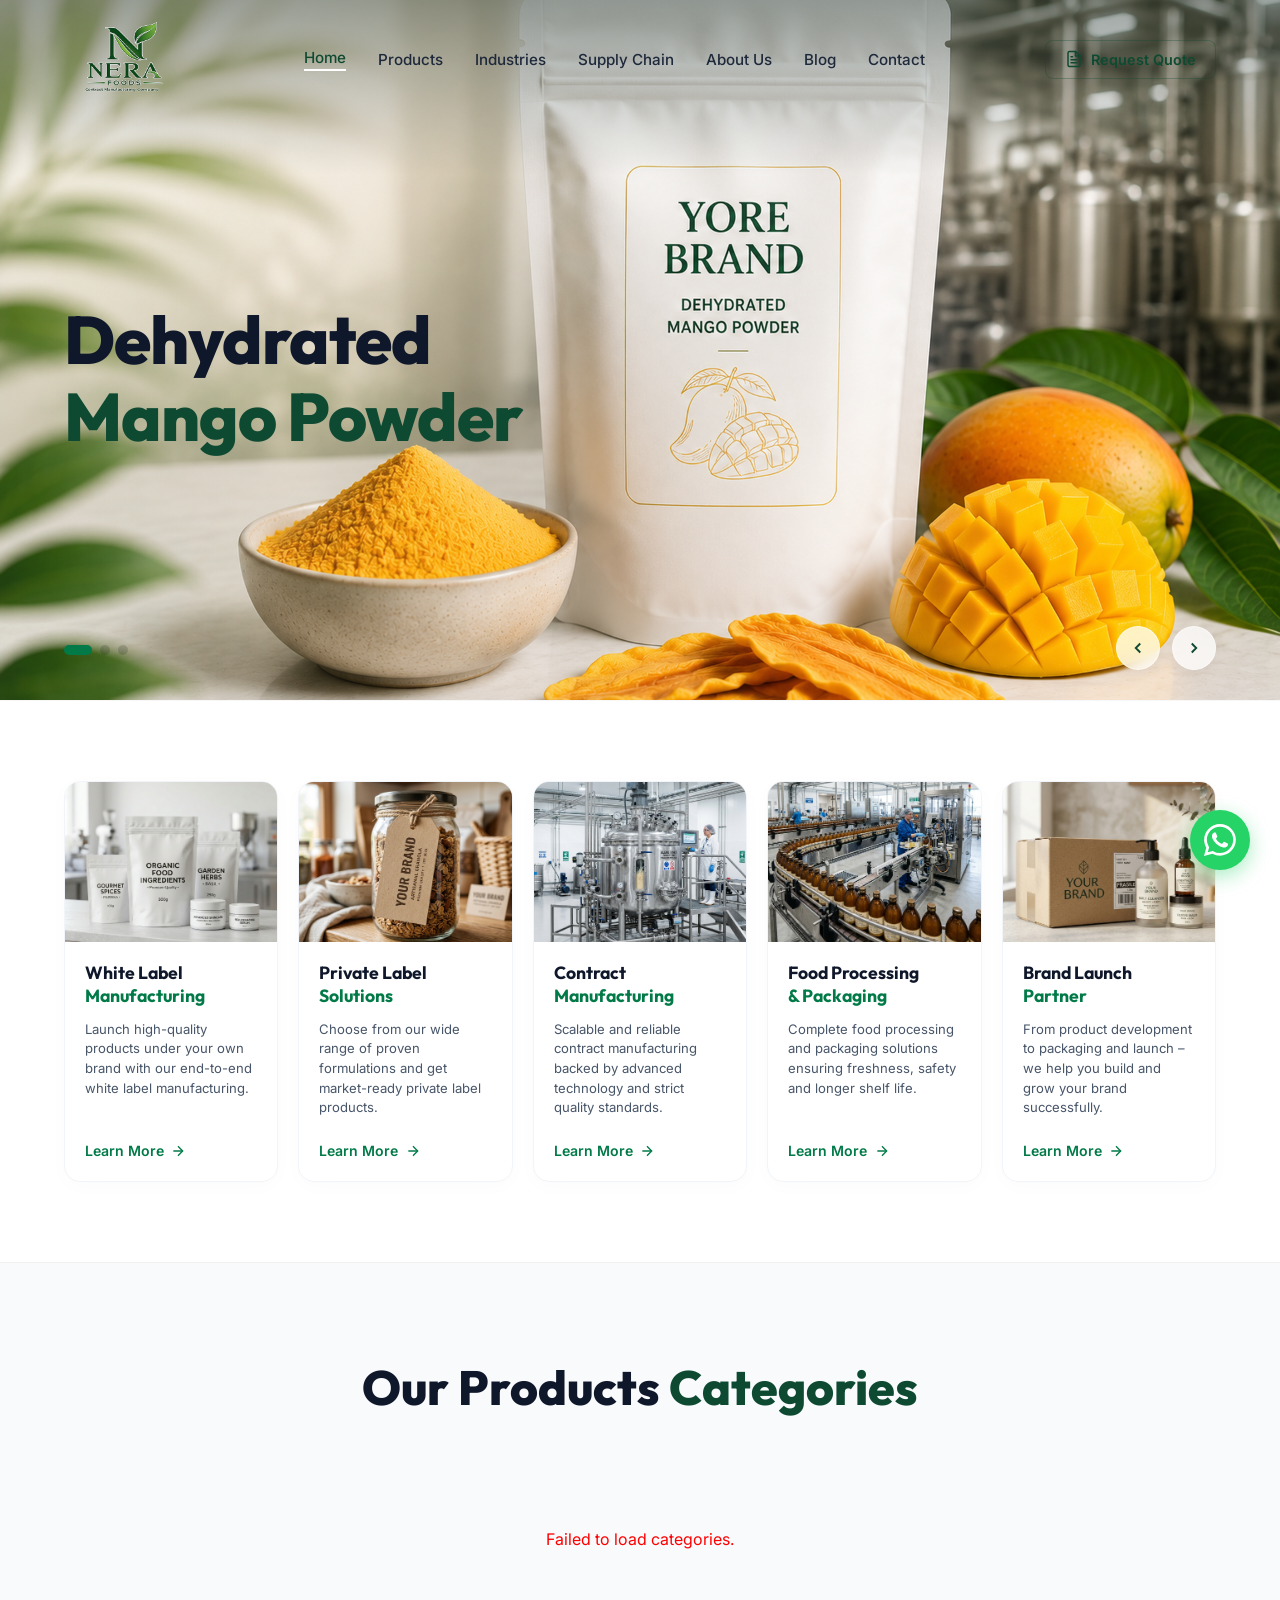
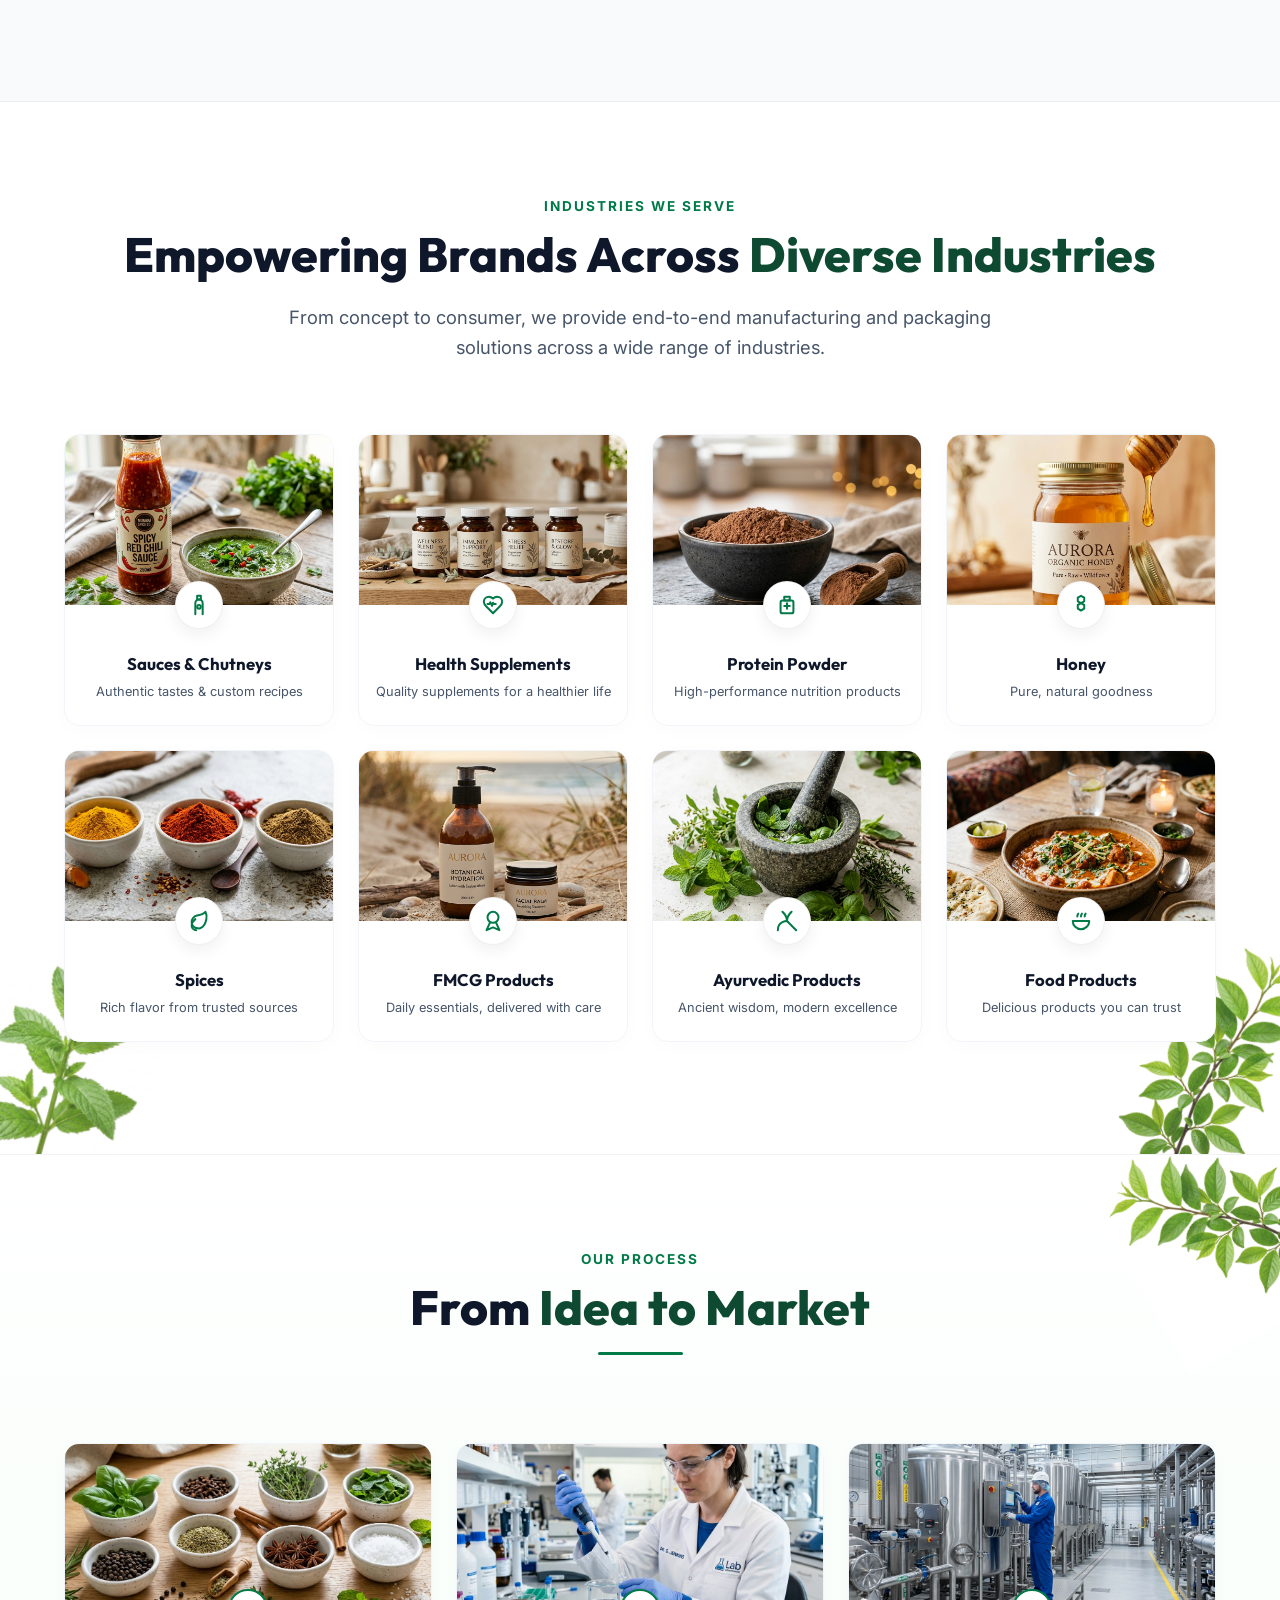
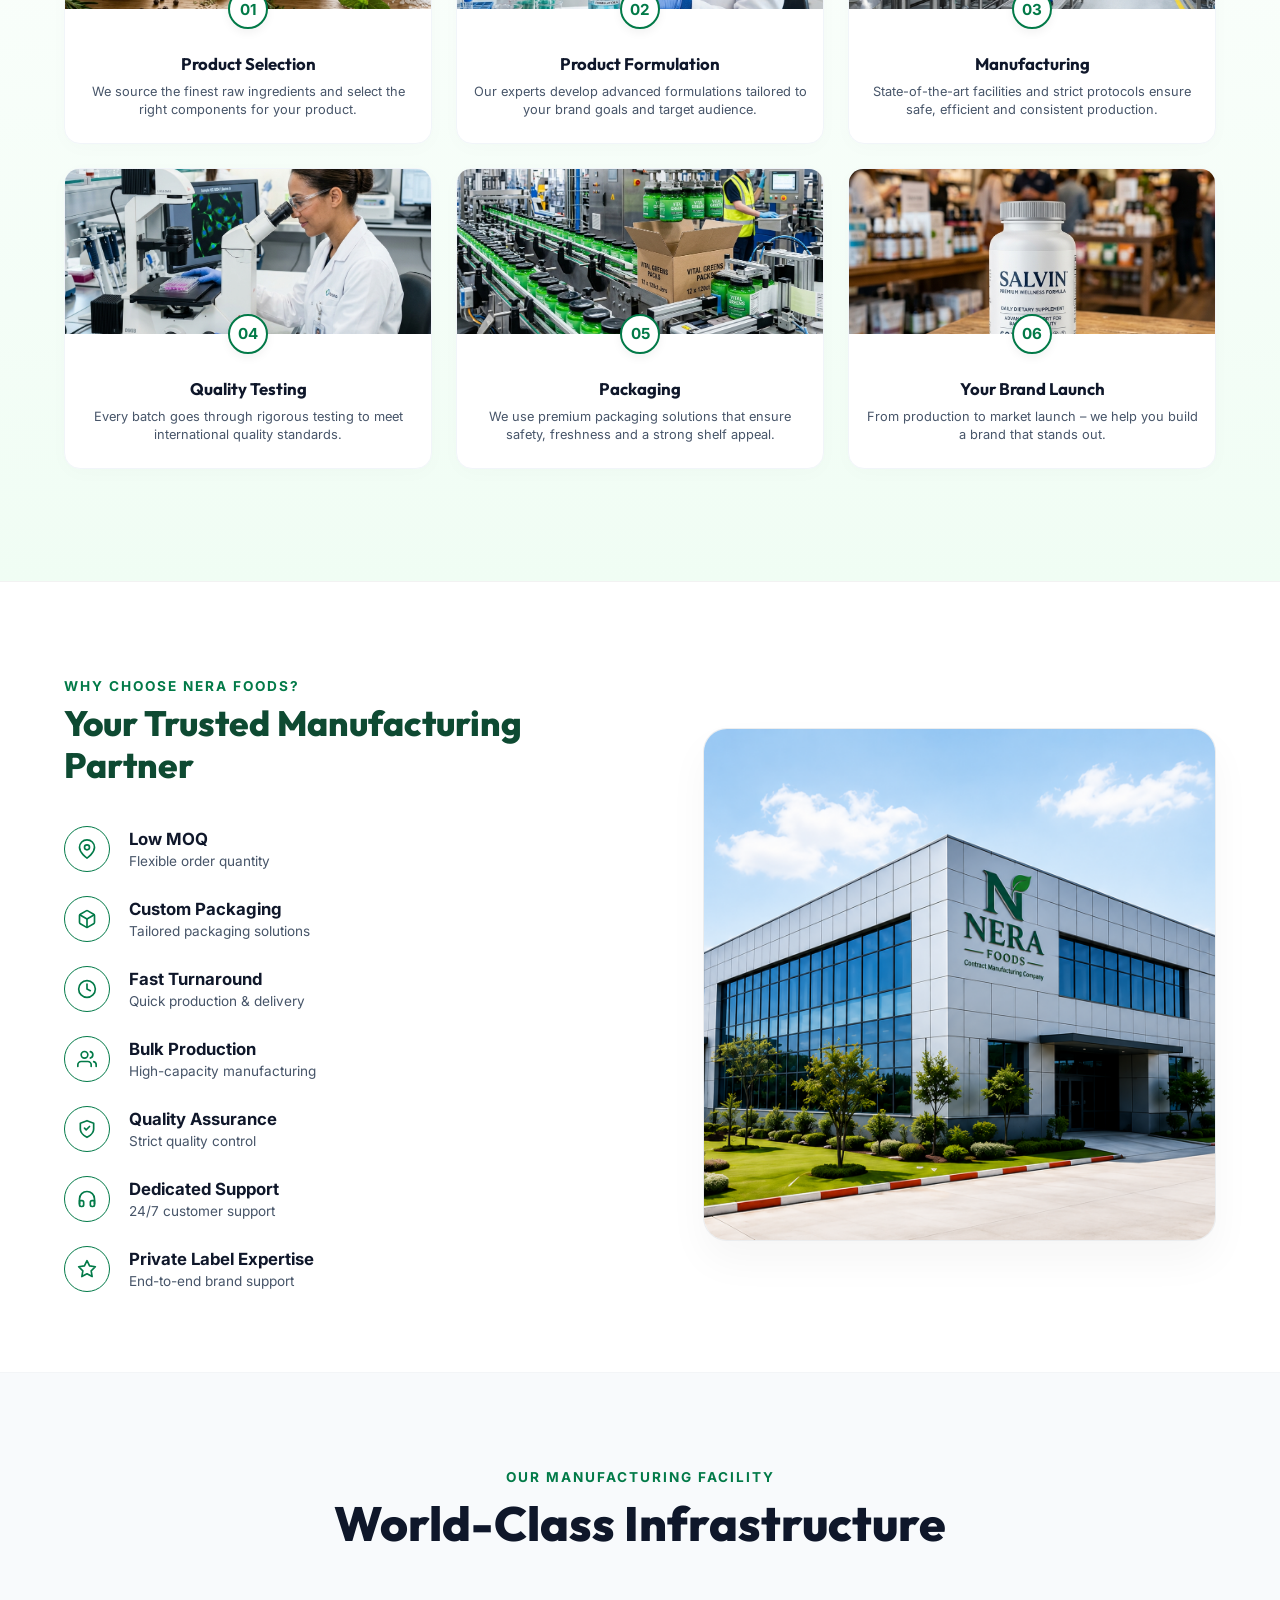
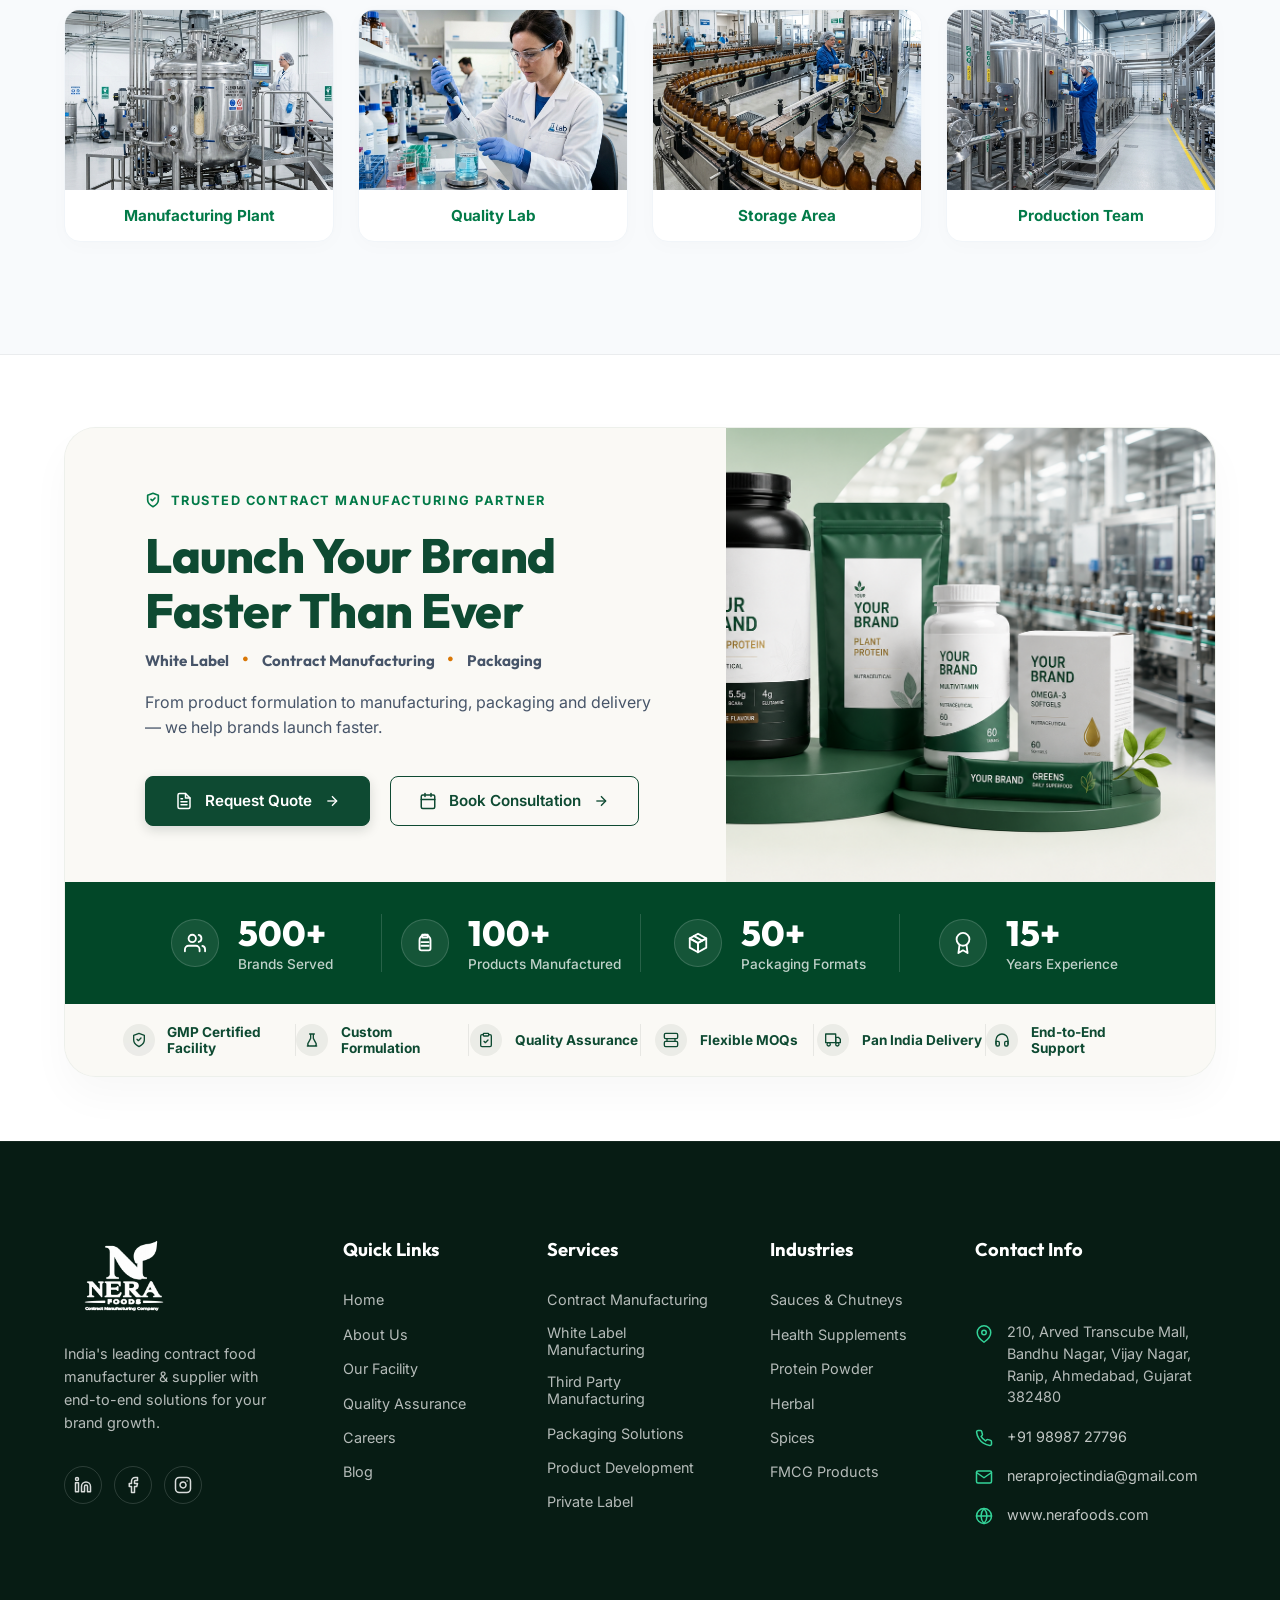
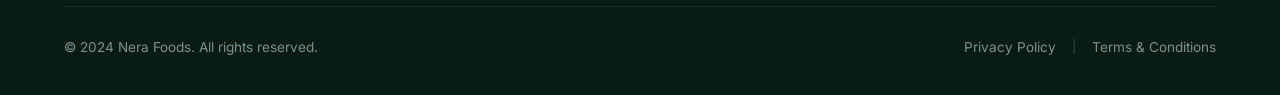
<file: index.html>
<!DOCTYPE html>
<html lang="en">

<head>
    <meta charset="UTF-8">
    <meta name="viewport" content="width=device-width, initial-scale=1.0">
    <title>Nera Foods | Food Contract Packaging & Private Label Manufacturing</title>
    <meta name="description"
        content="Nera Foods is India's leading contract food manufacturer and private label packaging partner. Get end-to-end solutions for spices, dry fruits, honey, and more.">
    <meta name="keywords" content="contract packaging, white label food, food manufacturing, dry fruits packaging, private label india, Nera Foods, food packaging services">
    <meta name="robots" content="index, follow">
    <link rel="canonical" href="https://www.nerafoods.com/">

    <!-- Open Graph / Facebook -->
    <meta property="og:type" content="website">
    <meta property="og:url" content="https://www.nerafoods.com/">
    <meta property="og:title" content="Nera Foods | Food Contract Packaging & Private Label Manufacturing">
    <meta property="og:description" content="Nera Foods is India's leading contract food manufacturer and private label packaging partner. Get end-to-end solutions for spices, dry fruits, honey, and more.">
    <meta property="og:image" content="https://www.nerafoods.com/Image/logo.png">

    <!-- Twitter Card -->
    <meta name="twitter:card" content="summary_large_image">
    <meta name="twitter:url" content="https://www.nerafoods.com/">
    <meta name="twitter:title" content="Nera Foods | Food Contract Packaging & Private Label Manufacturing">
    <meta name="twitter:description" content="Nera Foods is India's leading contract food manufacturer and private label packaging partner. Get end-to-end solutions for spices, dry fruits, honey, and more.">
    <meta name="twitter:image" content="https://www.nerafoods.com/Image/logo.png">

    <!-- Schema Markup (Structured Data) -->
    <script type="application/ld+json">
    {
      "@context": "https://schema.org",
      "@type": "FoodEstablishment",
      "name": "Nera Foods",
      "image": "https://www.nerafoods.com/Image/logo.png",
      "url": "https://www.nerafoods.com",
      "telephone": "+919898727796",
      "email": "neraprojectindia@gmail.com",
      "address": {
        "@type": "PostalAddress",
        "streetAddress": "210, Arved Transcube Mall, Bandhu Nagar, Vijay Nagar, Ranip",
        "addressLocality": "Ahmedabad",
        "addressRegion": "Gujarat",
        "postalCode": "382480",
        "addressCountry": "IN"
      },
      "sameAs": [
        "https://www.linkedin.com/company/salvinindustries/",
        "https://www.instagram.com/salvinindia?igsh=eTM0M2psZmMzNHhu"
      ]
    }
    </script>

    <link rel="stylesheet" href="style.css">
    <link rel="preconnect" href="https://fonts.googleapis.com">
    <link rel="preconnect" href="https://fonts.gstatic.com" crossorigin>
    <link
        href="https://fonts.googleapis.com/css2?family=Inter:wght@300;400;500;600;700&family=Outfit:wght@400;500;600;700;800&display=swap"
        rel="stylesheet">
</head>

<body class="header-light-page">
    <!-- Custom Cursor Glow -->
    <div class="cursor-glow"></div>

    <!-- Header Section -->
    <header class="header">
        <div class="logo">
            <img src="Image/logo.png" alt="Nera Foods Logo" class="logo-img">
        </div>

        <nav class="nav-menu">
            <a href="index.html" class="nav-item active">Home</a>
            <a href="products.html" class="nav-item">Products</a>
            <a href="industries.html" class="nav-item">Industries</a>
            <a href="supply-chain.html" class="nav-item">Supply Chain</a>
            <a href="about.html" class="nav-item">About Us</a>
            <a href="blog.html" class="nav-item">Blog</a>
            <a href="contact.html" class="nav-item">Contact</a>
        </nav>

        <div class="header-actions">
            <a href="https://wa.me/919898727796?text=Hi%20Nera%20Foods%2C%20I%20would%20like%20to%20request%20a%20quotation%20for%20food%20manufacturing%20and%20packaging%20services."
                class="btn btn-outline" target="_blank" rel="noopener noreferrer">
                <svg class="btn-icon" viewBox="0 0 24 24" fill="none" stroke="currentColor" stroke-width="2"
                    stroke-linecap="round" stroke-linejoin="round">
                    <path d="M14 2H6a2 2 0 0 0-2 2v16a2 2 0 0 0 2 2h12a2 2 0 0 0 2-2V8z" />
                    <polyline points="14 2 14 8 20 8" />
                    <line x1="16" y1="13" x2="8" y2="13" />
                    <line x1="16" y1="17" x2="8" y2="17" />
                    <polyline points="10 9 9 9 8 9" />
                </svg>
                Request Quote
            </a>
        </div>

        <!-- Hamburger Menu Toggle -->
        <div class="menu-toggle" id="mobile-menu">
            <span class="bar"></span>
            <span class="bar"></span>
            <span class="bar"></span>
        </div>
    </header>

    <!-- Main Hero Section (Slider Container) -->
    <main class="hero slider-container">
        <!-- Slide 1: Dehydrated Mango Powder -->
        <div class="hero-slide active" data-bg="Image/mango_powder_hero.png">
            <div class="hero-container">
                <!-- Left Content Column -->
                <div class="hero-content">
                    <h1 class="hero-title">
                        Dehydrated <br>
                        <span class="text-gradient">Mango Powder</span>
                    </h1>
                </div>

                <!-- Right Visual Spacer Column -->
                <div class="hero-visual"></div>
            </div>
        </div>

        <!-- Slide 2: Premium Honey -->
        <div class="hero-slide" data-bg="Image/honey_hero.png">
            <div class="hero-container">
                <!-- Left Content Column -->
                <div class="hero-content">
                    <h1 class="hero-title">
                        Premium <br>
                        <span class="text-gradient">Honey</span>
                    </h1>
                </div>

                <!-- Right Visual Spacer Column -->
                <div class="hero-visual"></div>
            </div>
        </div>

        <!-- Slide 3: Premium Protein Powder -->
        <div class="hero-slide" data-bg="Image/protine_powder.png">
            <div class="hero-container">
                <!-- Left Content Column -->
                <div class="hero-content">
                    <h1 class="hero-title">
                        Premium <br>
                        <span class="text-gradient">Protein Powder</span>
                    </h1>
                </div>

                <!-- Right Visual Spacer Column -->
                <div class="hero-visual"></div>
            </div>
        </div>

        <!-- Slider Navigation Controls -->
        <div class="slider-controls">
            <button class="slider-nav prev-slide" aria-label="Previous Slide">
                <svg viewBox="0 0 24 24" fill="none" stroke="currentColor" stroke-width="2.5">
                    <polyline points="15 18 9 12 15 6" />
                </svg>
            </button>
            <button class="slider-nav next-slide" aria-label="Next Slide">
                <svg viewBox="0 0 24 24" fill="none" stroke="currentColor" stroke-width="2.5">
                    <polyline points="9 18 15 12 9 6" />
                </svg>
            </button>
        </div>
        <div class="slider-indicators">
            <span class="slider-dot active" data-slide="0"></span>
            <span class="slider-dot" data-slide="1"></span>
            <span class="slider-dot" data-slide="2"></span>
        </div>
    </main>

    <!-- Services Section featuring 5-card layout with mockups (Visible on Desktop) -->
    <section class="services-section">
        <div class="services-grid-container">
            <!-- Card 1: White Label Manufacturing -->
            <div class="service-card-new">
                <div class="card-img-box">
                    <img src="Image/white_label_mockup.png" alt="White Label Manufacturing">
                </div>
                <div class="card-details">
                    <h3 class="card-details-title">White Label <span class="text-green">Manufacturing</span></h3>
                    <p class="card-details-desc">Launch high-quality products under your own brand with our end-to-end
                        white label manufacturing.</p>
                    <a href="https://wa.me/919898727796?text=Hi%20Nera%20Foods%2C%20I%20want%20to%20learn%20more%20about%20your%20White%20Label%20Manufacturing%20services."
                        class="card-details-link" target="_blank" rel="noopener noreferrer">Learn More <svg
                            class="arrow-icon" viewBox="0 0 24 24" fill="none" stroke="currentColor" stroke-width="2">
                            <line x1="5" y1="12" x2="19" y2="12" />
                            <polyline points="12 5 19 12 12 19" />
                        </svg></a>
                </div>
            </div>
            <!-- Card 2: Private Label Solutions -->
            <div class="service-card-new">
                <div class="card-img-box">
                    <img src="Image/private_label_mockup.png" alt="Private Label Solutions">
                </div>
                <div class="card-details">
                    <h3 class="card-details-title">Private Label <span class="text-green">Solutions</span></h3>
                    <p class="card-details-desc">Choose from our wide range of proven formulations and get market-ready
                        private label products.</p>
                    <a href="https://wa.me/919898727796?text=Hi%20Nera%20Foods%2C%20I%20want%20to%20learn%20more%20about%20your%20Private%20Label%20Solutions."
                        class="card-details-link" target="_blank" rel="noopener noreferrer">Learn More <svg
                            class="arrow-icon" viewBox="0 0 24 24" fill="none" stroke="currentColor" stroke-width="2">
                            <line x1="5" y1="12" x2="19" y2="12" />
                            <polyline points="12 5 19 12 12 19" />
                        </svg></a>
                </div>
            </div>
            <!-- Card 3: Contract Manufacturing -->
            <div class="service-card-new">
                <div class="card-img-box">
                    <img src="Image/contract_manufacturing_mockup.png" alt="Contract Manufacturing">
                </div>
                <div class="card-details">
                    <h3 class="card-details-title">Contract <span class="text-green">Manufacturing</span></h3>
                    <p class="card-details-desc">Scalable and reliable contract manufacturing backed by advanced
                        technology and strict quality standards.</p>
                    <a href="https://wa.me/919898727796?text=Hi%20Nera%20Foods%2C%20I%20want%20to%20learn%20more%20about%20your%20Contract%20Manufacturing%20services."
                        class="card-details-link" target="_blank" rel="noopener noreferrer">Learn More <svg
                            class="arrow-icon" viewBox="0 0 24 24" fill="none" stroke="currentColor" stroke-width="2">
                            <line x1="5" y1="12" x2="19" y2="12" />
                            <polyline points="12 5 19 12 12 19" />
                        </svg></a>
                </div>
            </div>
            <!-- Card 4: Food Processing & Packaging -->
            <div class="service-card-new">
                <div class="card-img-box">
                    <img src="Image/food_packaging_mockup.png" alt="Food Processing & Packaging">
                </div>
                <div class="card-details">
                    <h3 class="card-details-title">Food Processing <span class="text-green">& Packaging</span></h3>
                    <p class="card-details-desc">Complete food processing and packaging solutions ensuring freshness,
                        safety and longer shelf life.</p>
                    <a href="https://wa.me/919898727796?text=Hi%20Nera%20Foods%2C%20I%20want%20to%20learn%20more%20about%20your%20Food%20Processing%20%26%20Packaging%20services."
                        class="card-details-link" target="_blank" rel="noopener noreferrer">Learn More <svg
                            class="arrow-icon" viewBox="0 0 24 24" fill="none" stroke="currentColor" stroke-width="2">
                            <line x1="5" y1="12" x2="19" y2="12" />
                            <polyline points="12 5 19 12 12 19" />
                        </svg></a>
                </div>
            </div>
            <!-- Card 5: Brand Launch Partner -->
            <div class="service-card-new">
                <div class="card-img-box">
                    <img src="Image/brand_launch_mockup.png" alt="Brand Launch Partner">
                </div>
                <div class="card-details">
                    <h3 class="card-details-title">Brand Launch <span class="text-green">Partner</span></h3>
                    <p class="card-details-desc">From product development to packaging and launch – we help you build
                        and grow your brand successfully.</p>
                    <a href="https://wa.me/919898727796?text=Hi%20Nera%20Foods%2C%20I%20want%20to%20learn%20more%20about%20your%20Brand%20Launch%20Partner%20services."
                        class="card-details-link" target="_blank" rel="noopener noreferrer">Learn More <svg
                            class="arrow-icon" viewBox="0 0 24 24" fill="none" stroke="currentColor" stroke-width="2">
                            <line x1="5" y1="12" x2="19" y2="12" />
                            <polyline points="12 5 19 12 12 19" />
                        </svg></a>
                </div>
            </div>
        </div>
        <div class="carousel-dots"></div>
    </section>

    <!-- Categories Section -->
    <section class="categories-section">
        <div class="categories-container">
            <div class="categories-header">
                <h2 class="categories-title">Our Products <span class="text-green">Categories</span></h2>
            </div>
            
            <div class="categories-grid" id="homepage-categories-grid">
                <!-- Dynamically loaded from database -->
            </div>
        </div>
    </section>

    <!-- Industries We Serve Section -->
    <section class="industries-section">
        <!-- Decorative Leaves -->
        <div class="leaf-deco leaf-left">
            <img src="Image/leaf_left.png" alt="Decorative Leaf Left">
        </div>
        <div class="leaf-deco leaf-right">
            <img src="Image/leaf_right.png" alt="Decorative Leaf Right">
        </div>

        <div class="industries-container">
            <div class="industries-header">
                <span class="industries-tagline">INDUSTRIES WE SERVE</span>
                <h2 class="industries-title">Empowering Brands Across <span class="text-green">Diverse Industries</span>
                </h2>
                <p class="industries-subtitle">From concept to consumer, we provide end-to-end manufacturing and
                    packaging solutions across a wide range of industries.</p>
            </div>

            <div class="industries-grid">
                <!-- Card 1: Sauces & Chutneys -->
                <div class="industry-card">
                    <div class="industry-img-box">
                        <img src="Image/sauces_chutneys_industry.png" alt="Sauces & Chutneys">
                    </div>
                    <div class="industry-icon-badge">
                        <svg viewBox="0 0 24 24" fill="none" stroke="currentColor" stroke-width="2"
                            stroke-linecap="round" stroke-linejoin="round">
                            <path d="M8 22V10c0-2.2 1.8-4 4-4s4 1.8 4 4v12" />
                            <path d="M10 2h4v4h-4z" />
                            <circle cx="12" cy="14" r="2" />
                        </svg>
                    </div>
                    <div class="industry-details">
                        <h3 class="industry-title">Sauces & Chutneys</h3>
                        <p class="industry-desc">Authentic tastes & custom recipes</p>
                    </div>
                </div>

                <!-- Card 2: Health Supplements -->
                <div class="industry-card">
                    <div class="industry-img-box">
                        <img src="Image/health_supplements_industry.png" alt="Health Supplements">
                    </div>
                    <div class="industry-icon-badge">
                        <svg viewBox="0 0 24 24" fill="none" stroke="currentColor" stroke-width="2"
                            stroke-linecap="round" stroke-linejoin="round">
                            <path
                                d="M19 14c1.49-1.46 3-3.21 3-5.5A5.5 5.5 0 0 0 16.5 3c-1.76 0-3 .5-4.5 2-1.5-1.5-2.74-2-4.5-2A5.5 5.5 0 0 0 2 8.5c0 2.3 1.5 4.05 3 5.5l7 7Z" />
                            <path d="M6 11h2l1-2 2 4 1-3.5 1 1.5h2" />
                        </svg>
                    </div>
                    <div class="industry-details">
                        <h3 class="industry-title">Health Supplements</h3>
                        <p class="industry-desc">Quality supplements for a healthier life</p>
                    </div>
                </div>

                <!-- Card 3: Protein Powder -->
                <div class="industry-card">
                    <div class="industry-img-box">
                        <img src="Image/protein_powder_industry.png" alt="Protein Powder">
                    </div>
                    <div class="industry-icon-badge">
                        <svg viewBox="0 0 24 24" fill="none" stroke="currentColor" stroke-width="2"
                            stroke-linecap="round" stroke-linejoin="round">
                            <rect x="5" y="7" width="14" height="14" rx="2" ry="2" />
                            <path d="M9 3h6v4H9z" />
                            <path d="M9 13h6" />
                            <path d="M12 10v6" />
                        </svg>
                    </div>
                    <div class="industry-details">
                        <h3 class="industry-title">Protein Powder</h3>
                        <p class="industry-desc">High-performance nutrition products</p>
                    </div>
                </div>

                <!-- Card 4: Honey -->
                <div class="industry-card">
                    <div class="industry-img-box">
                        <img src="Image/honey_industry.png" alt="Honey">
                    </div>
                    <div class="industry-icon-badge">
                        <svg viewBox="0 0 24 24" fill="none" stroke="currentColor" stroke-width="2"
                            stroke-linecap="round" stroke-linejoin="round">
                            <path d="M12 2l3.5 2v4L12 10 8.5 8V4L12 2zM12 10l3.5 2v4l-3.5 2-3.5-2v-4l3.5-2z" />
                        </svg>
                    </div>
                    <div class="industry-details">
                        <h3 class="industry-title">Honey</h3>
                        <p class="industry-desc">Pure, natural goodness</p>
                    </div>
                </div>

                <!-- Card 5: Spices -->
                <div class="industry-card">
                    <div class="industry-img-box">
                        <img src="Image/spices_industry.png" alt="Spices">
                    </div>
                    <div class="industry-icon-badge">
                        <svg viewBox="0 0 24 24" fill="none" stroke="currentColor" stroke-width="2"
                            stroke-linecap="round" stroke-linejoin="round">
                            <path d="M11 20A7 7 0 0 1 9.8 6.1C15.5 5 17 4.48 19 2c1 2 2 3.5 1 8-2.5 11.5-9 10-9 10z" />
                            <path d="M9 22a5 5 0 0 1-5-5c0-4 4-7 4-7" />
                        </svg>
                    </div>
                    <div class="industry-details">
                        <h3 class="industry-title">Spices</h3>
                        <p class="industry-desc">Rich flavor from trusted sources</p>
                    </div>
                </div>

                <!-- Card 6: FMCG Products -->
                <div class="industry-card">
                    <div class="industry-img-box">
                        <img src="Image/fmcg_products_industry.png" alt="FMCG Products">
                    </div>
                    <div class="industry-icon-badge">
                        <svg viewBox="0 0 24 24" fill="none" stroke="currentColor" stroke-width="2"
                            stroke-linecap="round" stroke-linejoin="round">
                            <circle cx="12" cy="8" r="6" />
                            <path d="M15.47 14L19 22l-7-3-7 3 3.53-8" />
                        </svg>
                    </div>
                    <div class="industry-details">
                        <h3 class="industry-title">FMCG Products</h3>
                        <p class="industry-desc">Daily essentials, delivered with care</p>
                    </div>
                </div>

                <!-- Card 7: Ayurvedic Products -->
                <div class="industry-card">
                    <div class="industry-img-box">
                        <img src="Image/ayurvedic_products_industry.png" alt="Ayurvedic Products">
                    </div>
                    <div class="industry-icon-badge">
                        <svg viewBox="0 0 24 24" fill="none" stroke="currentColor" stroke-width="2"
                            stroke-linecap="round" stroke-linejoin="round">
                            <path d="M2 22C2 12 12 12 12 12S12 12 22 22" />
                            <path d="M12 12c0-5 5-10 5-10S12 6 12 12" />
                            <path d="M12 12c0-5-5-10-5-10S12 6 12 12" />
                        </svg>
                    </div>
                    <div class="industry-details">
                        <h3 class="industry-title">Ayurvedic Products</h3>
                        <p class="industry-desc">Ancient wisdom, modern excellence</p>
                    </div>
                </div>

                <!-- Card 8: Food Products -->
                <div class="industry-card">
                    <div class="industry-img-box">
                        <img src="Image/food_products_industry.png" alt="Food Products">
                    </div>
                    <div class="industry-icon-badge">
                        <svg viewBox="0 0 24 24" fill="none" stroke="currentColor" stroke-width="2"
                            stroke-linecap="round" stroke-linejoin="round">
                            <path d="M3 12h18M3 12a9 9 0 0 0 18 0M8 7c0-2 1-3 1-3M12 7c0-2 1-3 1-3M16 7c0-2 1-3 1-3" />
                        </svg>
                    </div>
                    <div class="industry-details">
                        <h3 class="industry-title">Food Products</h3>
                        <p class="industry-desc">Delicious products you can trust</p>
                    </div>
                </div>
            </div>
            <div class="carousel-dots"></div>
    </section>

    <!-- Process Section -->
    <section class="process-section">
        <!-- Decorative Leaf -->
        <div class="process-leaf">
            <img src="Image/leaf_right.png" alt="Decorative Leaf">
        </div>

        <div class="process-container">
            <div class="process-header">
                <span class="process-tagline">OUR PROCESS</span>
                <h2 class="process-title">From <span class="text-green">Idea to Market</span></h2>
                <div class="header-line"></div>
            </div>

            <div class="process-timeline-wrapper">
                <!-- SVG connecting curve -->
                <div class="timeline-line-container">
                    <svg class="timeline-svg" viewBox="0 0 1000 100" preserveAspectRatio="none">
                        <!-- Path connecting the step circles with arches -->
                        <path
                            d="M 0 50 Q 100 -10, 200 50 Q 300 -10, 400 50 Q 500 -10, 600 50 Q 700 -10, 800 50 Q 900 -10, 1000 50"
                            fill="none" stroke="#027a48" stroke-width="1.5" stroke-dasharray="5 5" />
                        <!-- Peaks green circles -->
                        <circle cx="100" cy="20" r="4" fill="#027a48" />
                        <circle cx="300" cy="20" r="4" fill="#027a48" />
                        <circle cx="500" cy="20" r="4" fill="#027a48" />
                        <circle cx="700" cy="20" r="4" fill="#027a48" />
                        <circle cx="900" cy="20" r="4" fill="#027a48" />
                    </svg>
                </div>

                <div class="process-grid">
                    <!-- Step 1: Product Selection -->
                    <div class="process-card">
                        <div class="process-img-box">
                            <img src="Image/process_step_1.png" alt="Product Selection">
                        </div>
                        <div class="process-badge-container">
                            <div class="process-number-badge">01</div>
                            <div class="process-icon-badge">
                                <svg viewBox="0 0 24 24" fill="none" stroke="currentColor" stroke-width="2"
                                    stroke-linecap="round" stroke-linejoin="round">
                                    <path d="M12 22V12m0 0c2-2 6-2 6-6S14 2 12 6c-2-4-6-2-6 2s4 4 6 6z" />
                                </svg>
                            </div>
                        </div>
                        <div class="process-details">
                            <h3 class="process-step-title">Product Selection</h3>
                            <p class="process-step-desc">We source the finest raw ingredients and select the right
                                components for your product.</p>
                        </div>
                    </div>

                    <!-- Step 2: Product Formulation -->
                    <div class="process-card">
                        <div class="process-img-box">
                            <img src="Image/process_step_2.png" alt="Product Formulation">
                        </div>
                        <div class="process-badge-container">
                            <div class="process-number-badge">02</div>
                            <div class="process-icon-badge">
                                <svg viewBox="0 0 24 24" fill="none" stroke="currentColor" stroke-width="2"
                                    stroke-linecap="round" stroke-linejoin="round">
                                    <path
                                        d="M5 21h14M8.5 3h7M10 3v6.5L6 17c-1 2 .5 4 2.5 4h7c2 0 3.5-2 2.5-4l-4-7.5V3H10z" />
                                </svg>
                            </div>
                        </div>
                        <div class="process-details">
                            <h3 class="process-step-title">Product Formulation</h3>
                            <p class="process-step-desc">Our experts develop advanced formulations tailored to your
                                brand goals and target audience.</p>
                        </div>
                    </div>

                    <!-- Step 3: Manufacturing -->
                    <div class="process-card">
                        <div class="process-img-box">
                            <img src="Image/process_step_3.png" alt="Manufacturing">
                        </div>
                        <div class="process-badge-container">
                            <div class="process-number-badge">03</div>
                            <div class="process-icon-badge">
                                <svg viewBox="0 0 24 24" fill="none" stroke="currentColor" stroke-width="2"
                                    stroke-linecap="round" stroke-linejoin="round">
                                    <circle cx="12" cy="12" r="3" />
                                    <path
                                        d="M19.4 15a1.65 1.65 0 0 0 .33 1.82l.06.06a2 2 0 1 1-2.83 2.83l-.06-.06a1.65 1.65 0 0 0-1.82-.33 1.65 1.65 0 0 0-1 1.51V21a2 2 0 0 1-4 0v-.09A1.65 1.65 0 0 0 9 19.4a1.65 1.65 0 0 0-1.82.33l-.06.06a2 2 0 1 1-2.83-2.83l.06-.06a1.65 1.65 0 0 0 .33-1.82 1.65 1.65 0 0 0-1.51-1H3a2 2 0 0 1 0-4h.09A1.65 1.65 0 0 0 4.6 9a1.65 1.65 0 0 0-.33-1.82l-.06-.06a2 2 0 1 1 2.83-2.83l.06.06a1.65 1.65 0 0 0 1.82.33H9a1.65 1.65 0 0 0 1-1.51V3a2 2 0 0 1 4 0v.09a1.65 1.65 0 0 0 1 1.51 1.65 1.65 0 0 0 1.82-.33l.06-.06a2 2 0 1 1 2.83 2.83l-.06.06a1.65 1.65 0 0 0-.33 1.82V9a1.65 1.65 0 0 0 1.51 1H21a2 2 0 0 1 0 4h-.09a1.65 1.65 0 0 0-1.51 1z" />
                                </svg>
                            </div>
                        </div>
                        <div class="process-details">
                            <h3 class="process-step-title">Manufacturing</h3>
                            <p class="process-step-desc">State-of-the-art facilities and strict protocols ensure safe,
                                efficient and consistent production.</p>
                        </div>
                    </div>

                    <!-- Step 4: Quality Testing -->
                    <div class="process-card">
                        <div class="process-img-box">
                            <img src="Image/process_step_4.png" alt="Quality Testing">
                        </div>
                        <div class="process-badge-container">
                            <div class="process-number-badge">04</div>
                            <div class="process-icon-badge">
                                <svg viewBox="0 0 24 24" fill="none" stroke="currentColor" stroke-width="2"
                                    stroke-linecap="round" stroke-linejoin="round">
                                    <path d="M12 22s8-4 8-10V5l-8-3-8 3v7c0 6 8 10 8 10z" />
                                    <path d="m9 11 2 2 4-4" />
                                </svg>
                            </div>
                        </div>
                        <div class="process-details">
                            <h3 class="process-step-title">Quality Testing</h3>
                            <p class="process-step-desc">Every batch goes through rigorous testing to meet international
                                quality standards.</p>
                        </div>
                    </div>

                    <!-- Step 5: Packaging -->
                    <div class="process-card">
                        <div class="process-img-box">
                            <img src="Image/process_step_5.png" alt="Packaging">
                        </div>
                        <div class="process-badge-container">
                            <div class="process-number-badge">05</div>
                            <div class="process-icon-badge">
                                <svg viewBox="0 0 24 24" fill="none" stroke="currentColor" stroke-width="2"
                                    stroke-linecap="round" stroke-linejoin="round">
                                    <path
                                        d="M21 16V8a2 2 0 0 0-1-1.73l-7-4a2 2 0 0 0-2 0l-7 4A2 2 0 0 0 3 8v8a2 2 0 0 0 1 1.73l7 4a2 2 0 0 0 2 0l7-4A2 2 0 0 0 21 16z" />
                                    <polyline points="3.27 6.96 12 12.01 20.73 6.96" />
                                    <line x1="12" y1="22.08" x2="12" y2="12" />
                                </svg>
                            </div>
                        </div>
                        <div class="process-details">
                            <h3 class="process-step-title">Packaging</h3>
                            <p class="process-step-desc">We use premium packaging solutions that ensure safety,
                                freshness and a strong shelf appeal.</p>
                        </div>
                    </div>

                    <!-- Step 6: Your Brand Launch -->
                    <div class="process-card">
                        <div class="process-img-box">
                            <img src="Image/process_step_6.png" alt="Your Brand Launch">
                        </div>
                        <div class="process-badge-container">
                            <div class="process-number-badge">06</div>
                            <div class="process-icon-badge">
                                <svg viewBox="0 0 24 24" fill="none" stroke="currentColor" stroke-width="2"
                                    stroke-linecap="round" stroke-linejoin="round">
                                    <path d="M22 2s-1 12-5 16-9 2-9 2 2-7 6-11 8-7 8-7zM8.5 14.5l-4-4M2 22l4-4" />
                                </svg>
                            </div>
                        </div>
                        <div class="process-details">
                            <h3 class="process-step-title">Your Brand Launch</h3>
                            <p class="process-step-desc">From production to market launch – we help you build a brand
                                that stands out.</p>
                        </div>
                    </div>
                </div>
            </div>
            <div class="carousel-dots"></div>
        </div>
    </section>

    <!-- Why Choose Section -->
    <section class="why-choose-section">
        <div class="why-choose-container">
            <!-- Left Column: Value Props -->
            <div class="why-choose-content">
                <span class="why-choose-tagline uppercase-tag">WHY CHOOSE NERA FOODS?</span>
                <h2 class="why-choose-title">Your Trusted Manufacturing Partner</h2>
                <div class="feature-list">
                    <!-- Item 1 -->
                    <div class="feature-item">
                        <div class="feature-icon-box">
                            <svg viewBox="0 0 24 24" fill="none" stroke="currentColor" stroke-width="2"
                                stroke-linecap="round" stroke-linejoin="round">
                                <path d="M21 10c0 7-9 13-9 13s-9-6-9-13a9 9 0 0 1 18 0z" />
                                <circle cx="12" cy="10" r="3" />
                            </svg>
                        </div>
                        <div class="feature-text">
                            <h4 class="feature-title">Low MOQ</h4>
                            <p class="feature-desc">Flexible order quantity</p>
                        </div>
                    </div>
                    <!-- Item 2 -->
                    <div class="feature-item">
                        <div class="feature-icon-box">
                            <svg viewBox="0 0 24 24" fill="none" stroke="currentColor" stroke-width="2"
                                stroke-linecap="round" stroke-linejoin="round">
                                <path
                                    d="M21 16V8a2 2 0 0 0-1-1.73l-7-4a2 2 0 0 0-2 0l-7 4A2 2 0 0 0 3 8v8a2 2 0 0 0 1 1.73l7 4a2 2 0 0 0 2 0l7-4A2 2 0 0 0 21 16z" />
                                <polyline points="3.27 6.96 12 12.01 20.73 6.96" />
                                <line x1="12" y1="22.08" x2="12" y2="12" />
                            </svg>
                        </div>
                        <div class="feature-text">
                            <h4 class="feature-title">Custom Packaging</h4>
                            <p class="feature-desc">Tailored packaging solutions</p>
                        </div>
                    </div>
                    <!-- Item 3 -->
                    <div class="feature-item">
                        <div class="feature-icon-box">
                            <svg viewBox="0 0 24 24" fill="none" stroke="currentColor" stroke-width="2"
                                stroke-linecap="round" stroke-linejoin="round">
                                <circle cx="12" cy="12" r="10" />
                                <polyline points="12 6 12 12 16 14" />
                            </svg>
                        </div>
                        <div class="feature-text">
                            <h4 class="feature-title">Fast Turnaround</h4>
                            <p class="feature-desc">Quick production & delivery</p>
                        </div>
                    </div>
                    <!-- Item 4 -->
                    <div class="feature-item">
                        <div class="feature-icon-box">
                            <svg viewBox="0 0 24 24" fill="none" stroke="currentColor" stroke-width="2"
                                stroke-linecap="round" stroke-linejoin="round">
                                <path d="M17 21v-2a4 4 0 0 0-4-4H5a4 4 0 0 0-4 4v2" />
                                <circle cx="9" cy="7" r="4" />
                                <path d="M23 21v-2a4 4 0 0 0-3-3.87M16 3.13a4 4 0 0 1 0 7.75" />
                            </svg>
                        </div>
                        <div class="feature-text">
                            <h4 class="feature-title">Bulk Production</h4>
                            <p class="feature-desc">High-capacity manufacturing</p>
                        </div>
                    </div>
                    <!-- Item 5 -->
                    <div class="feature-item">
                        <div class="feature-icon-box">
                            <svg viewBox="0 0 24 24" fill="none" stroke="currentColor" stroke-width="2"
                                stroke-linecap="round" stroke-linejoin="round">
                                <path d="M12 22s8-4 8-10V5l-8-3-8 3v7c0 6 8 10 8 10z" />
                                <path d="m9 11 2 2 4-4" />
                            </svg>
                        </div>
                        <div class="feature-text">
                            <h4 class="feature-title">Quality Assurance</h4>
                            <p class="feature-desc">Strict quality control</p>
                        </div>
                    </div>
                    <!-- Item 6 -->
                    <div class="feature-item">
                        <div class="feature-icon-box">
                            <svg viewBox="0 0 24 24" fill="none" stroke="currentColor" stroke-width="2"
                                stroke-linecap="round" stroke-linejoin="round">
                                <path d="M3 18v-6a9 9 0 0 1 18 0v6" />
                                <path
                                    d="M21 19a2 2 0 0 1-2 2h-1a2 2 0 0 1-2-2v-3a2 2 0 0 1 2-2h3zM3 19a2 2 0 0 0 2 2h1a2 2 0 0 0 2-2v-3a2 2 0 0 0-2-2H3z" />
                            </svg>
                        </div>
                        <div class="feature-text">
                            <h4 class="feature-title">Dedicated Support</h4>
                            <p class="feature-desc">24/7 customer support</p>
                        </div>
                    </div>
                    <!-- Item 7 -->
                    <div class="feature-item">
                        <div class="feature-icon-box">
                            <svg viewBox="0 0 24 24" fill="none" stroke="currentColor" stroke-width="2"
                                stroke-linecap="round" stroke-linejoin="round">
                                <polygon
                                    points="12 2 15.09 8.26 22 9.27 17 14.14 18.18 21.02 12 17.77 5.82 21.02 7 14.14 2 9.27 8.91 8.26 12 2" />
                            </svg>
                        </div>
                        <div class="feature-text">
                            <h4 class="feature-title">Private Label Expertise</h4>
                            <p class="feature-desc">End-to-end brand support</p>
                        </div>
                    </div>
                </div>
            </div>

            <!-- Right Column: Image -->
            <div class="why-choose-image-box">
                <img src="Image/salvin_factory.png" alt="Nera Foods Factory Infrastructure" class="why-choose-img">
            </div>
        </div>
    </section>

    <!-- Manufacturing Facility Section -->
    <section class="facility-section">
        <div class="facility-container">
            <div class="facility-header">
                <span class="facility-tagline uppercase-tag">OUR MANUFACTURING FACILITY</span>
                <h2 class="facility-main-title">World-Class Infrastructure</h2>
            </div>

            <div class="facility-grid">
                <!-- Card 1 -->
                <div class="facility-card">
                    <div class="facility-img-wrapper">
                        <img src="Image/facility_plant.png" alt="Manufacturing Plant">
                    </div>
                    <div class="facility-label">Manufacturing Plant</div>
                </div>
                <!-- Card 2 -->
                <div class="facility-card">
                    <div class="facility-img-wrapper">
                        <img src="Image/facility_lab.png" alt="Quality Lab">
                    </div>
                    <div class="facility-label">Quality Lab</div>
                </div>
                <!-- Card 3 -->
                <div class="facility-card">
                    <div class="facility-img-wrapper">
                        <img src="Image/facility_storage.png" alt="Storage Area">
                    </div>
                    <div class="facility-label">Storage Area</div>
                </div>
                <!-- Card 4 -->
                <div class="facility-card">
                    <div class="facility-img-wrapper">
                        <img src="Image/facility_team.png" alt="Production Team">
                    </div>
                    <div class="facility-label">Production Team</div>
                </div>
            </div>
        </div>
    </section>
    <!-- Call to Action Section -->
    <section class="cta-section">
        <div class="cta-container">
            <div class="cta-card">
                <!-- Layer 1: Main Grid -->
                <div class="cta-main-grid">
                    <!-- Left Column: Content -->
                    <div class="cta-content">
                        <div class="cta-tagline">
                            <svg class="cta-tagline-icon" viewBox="0 0 24 24" fill="none" stroke="currentColor"
                                stroke-width="2.5" stroke-linecap="round" stroke-linejoin="round">
                                <path d="M12 22s8-4 8-10V5l-8-3-8 3v7c0 6 8 10 8 10z" />
                                <path d="m9 11 2 2 4-4" />
                            </svg>
                            <span>TRUSTED CONTRACT MANUFACTURING PARTNER</span>
                        </div>

                        <h2 class="cta-title">Launch Your Brand <br><span class="text-green">Faster Than Ever</span>
                        </h2>

                        <div class="cta-subtagline">
                            <span>White Label</span>
                            <span class="bullet">&bull;</span>
                            <span>Contract Manufacturing</span>
                            <span class="bullet">&bull;</span>
                            <span>Packaging</span>
                        </div>

                        <p class="cta-subtitle">From product formulation to manufacturing, packaging and delivery — we
                            help brands launch faster.</p>

                        <div class="cta-buttons">
                            <a href="https://wa.me/919898727796?text=Hi%20Nera%20Foods%2C%20I%20would%20like%20to%20request%20a%20quotation%20for%20food%20manufacturing%20and%20packaging%20services."
                                class="btn-cta-green" target="_blank" rel="noopener noreferrer">
                                <svg class="btn-icon" viewBox="0 0 24 24" fill="none" stroke="currentColor"
                                    stroke-width="2" stroke-linecap="round" stroke-linejoin="round">
                                    <path d="M14 2H6a2 2 0 0 0-2 2v16a2 2 0 0 0 2 2h12a2 2 0 0 0 2-2V8z"></path>
                                    <polyline points="14 2 14 8 20 8"></polyline>
                                    <line x1="16" y1="13" x2="8" y2="13"></line>
                                    <line x1="16" y1="17" x2="8" y2="17"></line>
                                    <polyline points="10 9 9 9 8 9"></polyline>
                                </svg>
                                <span>Request Quote</span>
                                <svg class="btn-arrow" viewBox="0 0 24 24" fill="none" stroke="currentColor"
                                    stroke-width="2">
                                    <line x1="5" y1="12" x2="19" y2="12"></line>
                                    <polyline points="12 5 19 12 12 19"></polyline>
                                </svg>
                            </a>
                            <a href="https://wa.me/919898727796?text=Hi%20Nera%20Foods%2C%20I%20would%20like%20to%20book%20a%20consultation%20to%20discuss%20my%20food%20brand."
                                class="btn-cta-outline" target="_blank" rel="noopener noreferrer">
                                <svg class="btn-icon" viewBox="0 0 24 24" fill="none" stroke="currentColor"
                                    stroke-width="2" stroke-linecap="round" stroke-linejoin="round">
                                    <rect x="3" y="4" width="18" height="18" rx="2" ry="2"></rect>
                                    <line x1="16" y1="2" x2="16" y2="6"></line>
                                    <line x1="8" y1="2" x2="8" y2="6"></line>
                                    <line x1="3" y1="10" x2="21" y2="10"></line>
                                </svg>
                                <span>Book Consultation</span>
                                <svg class="btn-arrow" viewBox="0 0 24 24" fill="none" stroke="currentColor"
                                    stroke-width="2">
                                    <line x1="5" y1="12" x2="19" y2="12"></line>
                                    <polyline points="12 5 19 12 12 19"></polyline>
                                </svg>
                            </a>
                        </div>
                    </div>

                    <!-- Right Column: Image -->
                    <div class="cta-image-column">
                        <div class="cta-image-wrapper">
                            <img src="Image/cta_image.png" alt="Supplement Packaging Mockups" class="cta-mockup-img">
                        </div>
                    </div>
                </div>

                <!-- Layer 2: Stats Bar -->
                <div class="cta-stats-bar">
                    <div class="cta-stat-item">
                        <div class="cta-stat-icon-wrapper">
                            <svg viewBox="0 0 24 24" fill="none" stroke="currentColor" stroke-width="2"
                                stroke-linecap="round" stroke-linejoin="round">
                                <path d="M17 21v-2a4 4 0 0 0-4-4H5a4 4 0 0 0-4 4v2"></path>
                                <circle cx="9" cy="7" r="4"></circle>
                                <path d="M23 21v-2a4 4 0 0 0-3-3.87"></path>
                                <path d="M16 3.13a4 4 0 0 1 0 7.75"></path>
                            </svg>
                        </div>
                        <div class="cta-stat-info">
                            <div class="cta-stat-num">500+</div>
                            <div class="cta-stat-label">Brands Served</div>
                        </div>
                    </div>
                    <div class="cta-stat-item">
                        <div class="cta-stat-icon-wrapper">
                            <svg viewBox="0 0 24 24" fill="none" stroke="currentColor" stroke-width="2"
                                stroke-linecap="round" stroke-linejoin="round">
                                <path d="M6 18V9a6 6 0 0 1 12 0v9a2 2 0 0 1-2 2H8a2 2 0 0 1-2-2z"></path>
                                <path d="M9 3h6v3H9z"></path>
                                <path d="M8 11h8"></path>
                                <path d="M8 15h8"></path>
                            </svg>
                        </div>
                        <div class="cta-stat-info">
                            <div class="cta-stat-num">100+</div>
                            <div class="cta-stat-label">Products Manufactured</div>
                        </div>
                    </div>
                    <div class="cta-stat-item">
                        <div class="cta-stat-icon-wrapper">
                            <svg viewBox="0 0 24 24" fill="none" stroke="currentColor" stroke-width="2"
                                stroke-linecap="round" stroke-linejoin="round">
                                <polyline points="16.5 9.4 7.5 4.21 16.5 9.4"></polyline>
                                <polygon points="12 22.08 12 12 21 6.92 21 17.08 12 22.08"></polygon>
                                <polygon points="12 22.08 3 17.08 3 6.92 12 12 12 22.08"></polygon>
                                <polygon points="12 12 3 6.92 12 1.84 21 6.92 12 12"></polygon>
                            </svg>
                        </div>
                        <div class="cta-stat-info">
                            <div class="cta-stat-num">50+</div>
                            <div class="cta-stat-label">Packaging Formats</div>
                        </div>
                    </div>
                    <div class="cta-stat-item">
                        <div class="cta-stat-icon-wrapper">
                            <svg viewBox="0 0 24 24" fill="none" stroke="currentColor" stroke-width="2"
                                stroke-linecap="round" stroke-linejoin="round">
                                <circle cx="12" cy="8" r="7"></circle>
                                <polyline points="8.21 13.89 7 23 12 20 17 23 15.79 13.88"></polyline>
                            </svg>
                        </div>
                        <div class="cta-stat-info">
                            <div class="cta-stat-num">15+</div>
                            <div class="cta-stat-label">Years Experience</div>
                        </div>
                    </div>
                </div>

                <!-- Layer 3: Certifications Bar -->
                <div class="cta-certs-bar">
                    <div class="cta-cert-item">
                        <div class="cta-cert-icon-wrapper">
                            <svg class="cta-cert-icon" viewBox="0 0 24 24" fill="none" stroke="currentColor"
                                stroke-width="2" stroke-linecap="round" stroke-linejoin="round">
                                <path d="M12 22s8-4 8-10V5l-8-3-8 3v7c0 6 8 10 8 10z"></path>
                                <path d="m9 11 2 2 4-4"></path>
                            </svg>
                        </div>
                        <span>GMP Certified Facility</span>
                    </div>
                    <div class="cta-cert-item">
                        <div class="cta-cert-icon-wrapper">
                            <svg class="cta-cert-icon" viewBox="0 0 24 24" fill="none" stroke="currentColor"
                                stroke-width="2" stroke-linecap="round" stroke-linejoin="round">
                                <path d="M5 21h14M8.5 3h7M10 3v6.5L6 17c-1 2 .5 4 2.5 4h7c2 0 3.5-2 2.5-4l-4-7.5V3H10z">
                                </path>
                            </svg>
                        </div>
                        <span>Custom Formulation</span>
                    </div>
                    <div class="cta-cert-item">
                        <div class="cta-cert-icon-wrapper">
                            <svg class="cta-cert-icon" viewBox="0 0 24 24" fill="none" stroke="currentColor"
                                stroke-width="2" stroke-linecap="round" stroke-linejoin="round">
                                <path d="M16 4h2a2 2 0 0 1 2 2v14a2 2 0 0 1-2 2H6a2 2 0 0 1-2-2V6a2 2 0 0 1 2-2h2">
                                </path>
                                <rect x="8" y="2" width="8" height="4" rx="1" ry="1"></rect>
                                <path d="m9 14 2 2 4-4"></path>
                            </svg>
                        </div>
                        <span>Quality Assurance</span>
                    </div>
                    <div class="cta-cert-item">
                        <div class="cta-cert-icon-wrapper">
                            <svg class="cta-cert-icon" viewBox="0 0 24 24" fill="none" stroke="currentColor"
                                stroke-width="2" stroke-linecap="round" stroke-linejoin="round">
                                <rect x="2" y="2" width="20" height="8" rx="2" ry="2"></rect>
                                <rect x="2" y="14" width="20" height="8" rx="2" ry="2"></rect>
                                <line x1="6" y1="10" x2="6" y2="14"></line>
                                <line x1="18" y1="10" x2="18" y2="14"></line>
                            </svg>
                        </div>
                        <span>Flexible MOQs</span>
                    </div>
                    <div class="cta-cert-item">
                        <div class="cta-cert-icon-wrapper">
                            <svg class="cta-cert-icon" viewBox="0 0 24 24" fill="none" stroke="currentColor"
                                stroke-width="2" stroke-linecap="round" stroke-linejoin="round">
                                <rect x="1" y="3" width="15" height="13"></rect>
                                <polygon points="16 8 20 8 23 11 23 16 16 16 16 8"></polygon>
                                <circle cx="5.5" cy="18.5" r="2.5"></circle>
                                <circle cx="18.5" cy="18.5" r="2.5"></circle>
                            </svg>
                        </div>
                        <span>Pan India Delivery</span>
                    </div>
                    <div class="cta-cert-item">
                        <div class="cta-cert-icon-wrapper">
                            <svg class="cta-cert-icon" viewBox="0 0 24 24" fill="none" stroke="currentColor"
                                stroke-width="2" stroke-linecap="round" stroke-linejoin="round">
                                <path d="M3 18v-6a9 9 0 0 1 18 0v6"></path>
                                <path
                                    d="M21 19a2 2 0 0 1-2 2h-1a2 2 0 0 1-2-2v-3a2 2 0 0 1 2-2h3zM3 19a2 2 0 0 0 2 2h1a2 2 0 0 0 2-2v-3a2 2 0 0 0-2-2H3z">
                                </path>
                            </svg>
                        </div>
                        <span>End-to-End Support</span>
                    </div>
                </div>
            </div>
        </div>
    </section>


    <!-- Footer Section -->
    <footer class="footer-section">
        <div class="footer-container">
            <div class="footer-grid">
                <!-- Column 1: Brand Info -->
                <div class="footer-column brand-info-col">
                    <div class="footer-logo">
                        <img src="Image/logo.png" alt="Nera Foods Logo" class="footer-logo-img">
                    </div>
                    <p class="brand-description">India's leading contract food manufacturer & supplier with end-to-end
                        solutions for your brand growth.</p>
                    <div class="social-links">
                        <a href="https://www.linkedin.com/company/salvinindustries/" class="social-link"
                            aria-label="LinkedIn" target="_blank" rel="noopener noreferrer">
                            <svg viewBox="0 0 24 24" fill="none" stroke="currentColor" stroke-width="2"
                                stroke-linecap="round" stroke-linejoin="round">
                                <path
                                    d="M16 8a6 6 0 0 1 6 6v7h-4v-7a2 2 0 0 0-2-2 2 2 0 0 0-2 2v7h-4v-7a6 6 0 0 1 6-6z" />
                                <rect x="2" y="9" width="4" height="12" />
                                <circle cx="4" cy="4" r="2" />
                            </svg>
                        </a>
                        <a href="https://www.facebook.com/share/1EDoTc8i7M/" class="social-link" aria-label="Facebook"
                            target="_blank" rel="noopener noreferrer">
                            <svg viewBox="0 0 24 24" fill="none" stroke="currentColor" stroke-width="2"
                                stroke-linecap="round" stroke-linejoin="round">
                                <path d="M18 2h-3a5 5 0 0 0-5 5v3H7v4h3v8h4v-8h3l1-4h-4V7a1 1 0 0 1 1-1h3z"></path>
                            </svg>
                        </a>
                        <a href="https://www.instagram.com/salvinindia?igsh=eTM0M2psZmMzNHhu" class="social-link"
                            aria-label="Instagram" target="_blank" rel="noopener noreferrer">
                            <svg viewBox="0 0 24 24" fill="none" stroke="currentColor" stroke-width="2"
                                stroke-linecap="round" stroke-linejoin="round">
                                <rect x="2" y="2" width="20" height="20" rx="5" ry="5" />
                                <path d="M16 11.37A4 4 0 1 1 12.63 8 4 4 0 0 1 16 11.37z" />
                                <line x1="17.5" y1="6.5" x2="17.51" y2="6.5" />
                            </svg>
                        </a>
                    </div>
                </div>

                <!-- Column 2: Quick Links -->
                <div class="footer-column">
                    <h3 class="footer-heading">Quick Links</h3>
                    <ul class="footer-links">
                        <li><a href="index.html">Home</a></li>
                        <li><a href="about.html">About Us</a></li>
                        <li><a href="#">Our Facility</a></li>
                        <li><a href="#">Quality Assurance</a></li>
                        <li><a href="#">Careers</a></li>
                        <li><a href="#">Blog</a></li>
                    </ul>
                </div>

                <!-- Column 3: Services -->
                <div class="footer-column">
                    <h3 class="footer-heading">Services</h3>
                    <ul class="footer-links">
                        <li><a href="#">Contract Manufacturing</a></li>
                        <li><a href="#">White Label Manufacturing</a></li>
                        <li><a href="#">Third Party Manufacturing</a></li>
                        <li><a href="#">Packaging Solutions</a></li>
                        <li><a href="#">Product Development</a></li>
                        <li><a href="#">Private Label</a></li>
                    </ul>
                </div>

                <!-- Column 4: Industries -->
                <div class="footer-column">
                    <h3 class="footer-heading">Industries</h3>
                    <ul class="footer-links">
                        <li><a href="#">Sauces & Chutneys</a></li>
                        <li><a href="#">Health Supplements</a></li>
                        <li><a href="#">Protein Powder</a></li>
                        <li><a href="#">Herbal</a></li>
                        <li><a href="#">Spices</a></li>
                        <li><a href="#">FMCG Products</a></li>
                    </ul>
                </div>

                <!-- Column 5: Contact Info -->
                <div class="footer-column contact-info-col">
                    <h3 class="footer-heading">Contact Info</h3>
                    <ul class="footer-contact-list">
                        <li>
                            <svg class="contact-icon" viewBox="0 0 24 24" fill="none" stroke="currentColor"
                                stroke-width="2" stroke-linecap="round" stroke-linejoin="round">
                                <path d="M21 10c0 7-9 13-9 13s-9-6-9-13a9 9 0 0 1 18 0z" />
                                <circle cx="12" cy="10" r="3" />
                            </svg>
                            <span>210, Arved Transcube Mall,<br>Bandhu Nagar, Vijay Nagar,<br>Ranip, Ahmedabad, Gujarat
                                382480</span>
                        </li>
                        <li>
                            <svg class="contact-icon" viewBox="0 0 24 24" fill="none" stroke="currentColor"
                                stroke-width="2" stroke-linecap="round" stroke-linejoin="round">
                                <path
                                    d="M22 16.92v3a2 2 0 0 1-2.18 2 19.79 19.79 0 0 1-8.63-3.07 19.5 19.5 0 0 1-6-6 19.79 19.79 0 0 1-3.07-8.67A2 2 0 0 1 4.11 2h3a2 2 0 0 1 2 1.72 12.84 12.84 0 0 0 .7 2.81 2 2 0 0 1-.45 2.11L8.09 9.91a16 16 0 0 0 6 6l1.27-1.27a2 2 0 0 1 2.11-.45 12.84 12.84 0 0 0 2.81.7A2 2 0 0 1 22 16.92z" />
                            </svg>
                            <a href="tel:+919898727796">+91 98987 27796</a>
                        </li>
                        <li>
                            <svg class="contact-icon" viewBox="0 0 24 24" fill="none" stroke="currentColor"
                                stroke-width="2" stroke-linecap="round" stroke-linejoin="round">
                                <path d="M4 4h16c1.1 0 2 .9 2 2v12c0 1.1-.9 2-2 2H4c-1.1 0-2-.9-2-2V6c0-1.1.9-2 2-2z" />
                                <polyline points="22,6 12,13 2,6" />
                            </svg>
                            <a href="mailto:neraprojectindia@gmail.com">neraprojectindia@gmail.com</a>
                        </li>
                        <li>
                            <svg class="contact-icon" viewBox="0 0 24 24" fill="none" stroke="currentColor"
                                stroke-width="2" stroke-linecap="round" stroke-linejoin="round">
                                <circle cx="12" cy="12" r="10" />
                                <line x1="2" y1="12" x2="22" y2="12" />
                                <path
                                    d="M12 2a15.3 15.3 0 0 1 4 10 15.3 15.3 0 0 1-4 10 15.3 15.3 0 0 1-4-10 15.3 15.3 0 0 1 4-10z" />
                            </svg>
                            <a href="https://www.nerafoods.com" target="_blank"
                                rel="noopener noreferrer">www.nerafoods.com</a>
                        </li>
                    </ul>
                </div>
            </div>

            <div class="footer-bottom">
                <p class="copyright">© 2024 Nera Foods. All rights reserved.</p>
                <div class="footer-bottom-links">
                    <a href="#">Privacy Policy</a>
                    <span class="separator">|</span>
                    <a href="#">Terms & Conditions</a>
                </div>
            </div>
        </div>
    </footer>

    <!-- WhatsApp Floating Widget -->
    <a href="https://wa.me/919898727796?text=Hi%20Nera%20Foods%2C%20I%20have%20an%20inquiry%20about%20your%20food%20manufacturing%20and%20packaging%20services."
        class="whatsapp-float" target="_blank" rel="noopener noreferrer" aria-label="Chat on WhatsApp">
        <svg viewBox="0 0 16 16" fill="currentColor">
            <path
                d="M13.601 2.326A7.85 7.85 0 0 0 7.994 0C3.627 0 .068 3.558.064 7.926c0 1.399.366 2.76 1.057 3.965L0 16l4.204-1.102a7.9 7.9 0 0 0 3.79.965h.004c4.368 0 7.926-3.558 7.93-7.93A7.9 7.9 0 0 0 13.6 2.326zM7.994 14.521a6.6 6.6 0 0 1-3.356-.92l-.24-.144-2.494.654.666-2.433-.156-.251a6.56 6.56 0 0 1-1.007-3.505c0-3.626 2.957-6.584 6.591-6.584a6.56 6.56 0 0 1 4.66 1.931 6.56 6.56 0 0 1 1.928 4.66c-.004 3.639-2.961 6.592-6.592 6.592m3.615-4.934c-.197-.099-1.17-.578-1.353-.646-.182-.065-.315-.099-.445.099-.133.197-.513.646-.627.775-.114.133-.232.148-.43.05-.197-.1-.836-.308-1.592-.985-.59-.525-.985-1.175-1.103-1.372-.114-.198-.011-.304.088-.403.087-.088.197-.232.296-.346.1-.114.133-.198.198-.33.065-.134.034-.248-.015-.347-.05-.099-.445-1.076-.612-1.47-.16-.389-.323-.335-.445-.34-.114-.007-.247-.007-.38-.007a.73.73 0 0 0-.529.247c-.182.198-.691.677-.691 1.654s.71 1.916.81 2.049c.098.133 1.394 2.132 3.383 2.992.47.205.84.326 1.129.418.475.152.904.129 1.246.08.38-.058 1.171-.48 1.338-.943.164-.464.164-.86.114-.943-.049-.084-.182-.133-.38-.232" />
        </svg>
    </a>

    <script src="script.js"></script>
</body>

</html>
</file>
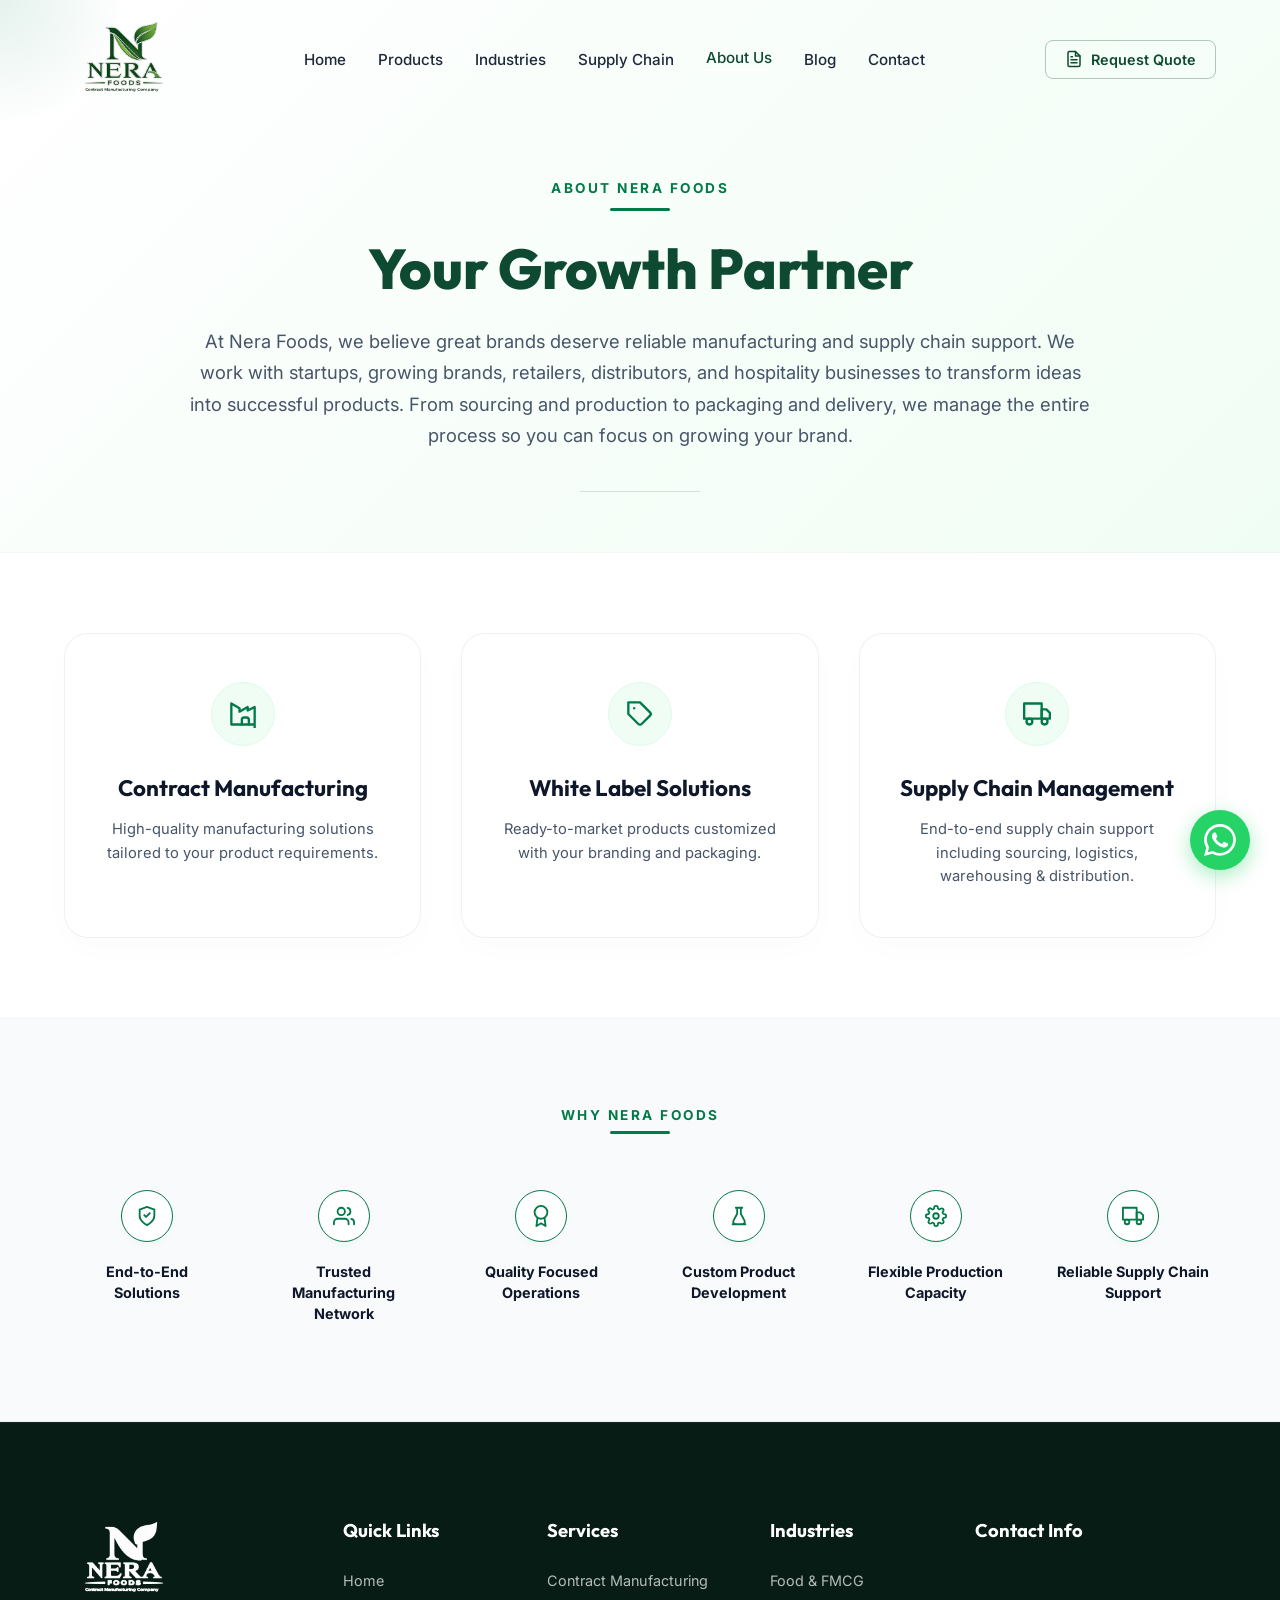
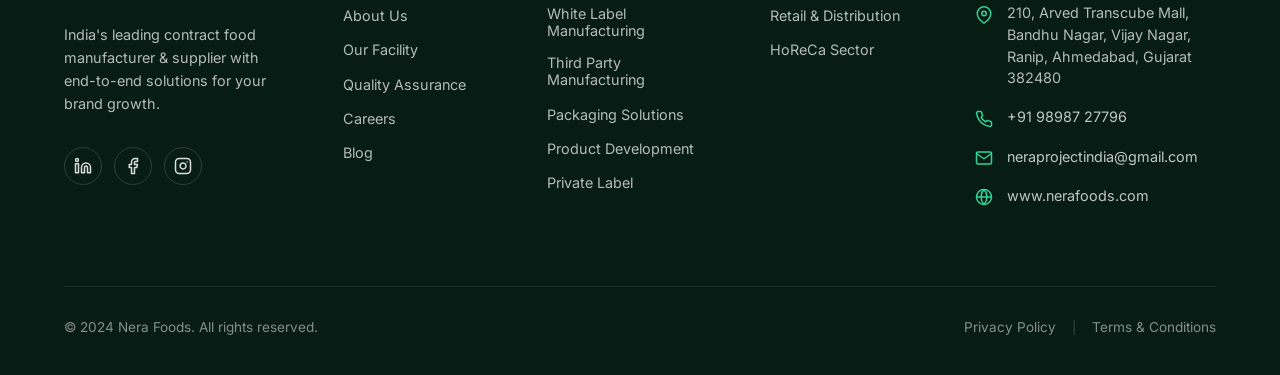
<file: about.html>
<!DOCTYPE html>
<html lang="en">

<head>
    <meta charset="UTF-8">
    <meta name="viewport" content="width=device-width, initial-scale=1.0">
    <title>About Nera Foods | Food Manufacturing & Packaging Partner</title>
    <meta name="description"
        content="Learn about Nera Foods. We provide reliable contract food manufacturing, strategic sourcing, and supply chain solutions for startups and growing brands.">
    <meta name="keywords" content="about nera foods, food manufacturing india, private label partner, food packaging factory">
    <meta name="robots" content="index, follow">
    <link rel="canonical" href="https://www.nerafoods.com/about.html">

    <!-- Open Graph / Facebook -->
    <meta property="og:type" content="website">
    <meta property="og:url" content="https://www.nerafoods.com/about.html">
    <meta property="og:title" content="About Nera Foods | Food Manufacturing & Packaging Partner">
    <meta property="og:description" content="Learn about Nera Foods. We provide reliable contract food manufacturing, strategic sourcing, and supply chain solutions for startups and growing brands.">
    <meta property="og:image" content="https://www.nerafoods.com/Image/logo.png">

    <!-- Twitter Card -->
    <meta name="twitter:card" content="summary_large_image">
    <meta name="twitter:url" content="https://www.nerafoods.com/about.html">
    <meta name="twitter:title" content="About Nera Foods | Food Manufacturing & Packaging Partner">
    <meta name="twitter:description" content="Learn about Nera Foods. We provide reliable contract food manufacturing, strategic sourcing, and supply chain solutions for startups and growing brands.">
    <meta name="twitter:image" content="https://www.nerafoods.com/Image/logo.png">

    <!-- Schema Markup (Structured Data) -->
    <script type="application/ld+json">
    {
      "@context": "https://schema.org",
      "@type": "AboutPage",
      "mainEntity": {
        "@type": "FoodEstablishment",
        "name": "Nera Foods",
        "image": "https://www.nerafoods.com/Image/logo.png",
        "url": "https://www.nerafoods.com",
        "telephone": "+919898727796",
        "email": "neraprojectindia@gmail.com",
        "address": {
          "@type": "PostalAddress",
          "streetAddress": "210, Arved Transcube Mall, Bandhu Nagar, Vijay Nagar, Ranip",
          "addressLocality": "Ahmedabad",
          "addressRegion": "Gujarat",
          "postalCode": "382480",
          "addressCountry": "IN"
        }
      }
    }
    </script>

    <link rel="stylesheet" href="style.css">
    <link rel="preconnect" href="https://fonts.googleapis.com">
    <link rel="preconnect" href="https://fonts.gstatic.com" crossorigin>
    <link
        href="https://fonts.googleapis.com/css2?family=Inter:wght@300;400;500;600;700&family=Outfit:wght@400;500;600;700;800&display=swap"
        rel="stylesheet">
</head>

<body class="header-light-page">
    <!-- Custom Cursor Glow -->
    <div class="cursor-glow"></div>

    <!-- Header Section -->
    <header class="header">
        <div class="logo">
            <img src="Image/logo.png" alt="Nera Foods Logo" class="logo-img">
        </div>

        <nav class="nav-menu">
            <a href="index.html" class="nav-item">Home</a>
            <a href="products.html" class="nav-item">Products</a>
            <a href="industries.html" class="nav-item">Industries</a>
            <a href="supply-chain.html" class="nav-item">Supply Chain</a>
            <a href="about.html" class="nav-item active">About Us</a>
            <a href="blog.html" class="nav-item">Blog</a>
            <a href="contact.html" class="nav-item">Contact</a>
        </nav>

        <div class="header-actions">
            <a href="https://wa.me/919898727796?text=Hi%20Nera%20Foods%2C%20I%20would%20like%20to%20request%20a%20quotation%20for%20food%20manufacturing%20and%20packaging%20services."
                class="btn btn-outline" target="_blank" rel="noopener noreferrer">
                <svg class="btn-icon" viewBox="0 0 24 24" fill="none" stroke="currentColor" stroke-width="2"
                    stroke-linecap="round" stroke-linejoin="round">
                    <path d="M14 2H6a2 2 0 0 0-2 2v16a2 2 0 0 0 2 2h12a2 2 0 0 0 2-2V8z" />
                    <polyline points="14 2 14 8 20 8" />
                    <line x1="16" y1="13" x2="8" y2="13" />
                    <line x1="16" y1="17" x2="8" y2="17" />
                    <polyline points="10 9 9 9 8 9" />
                </svg>
                Request Quote
            </a>
        </div>

        <!-- Hamburger Menu Toggle -->
        <div class="menu-toggle" id="mobile-menu">
            <span class="bar"></span>
            <span class="bar"></span>
            <span class="bar"></span>
        </div>
    </header>

    <!-- About Page Hero Section -->
    <main class="about-hero-section">
        <div class="about-hero-container">
            <span class="about-tagline">ABOUT NERA FOODS</span>
            <div class="about-tagline-underline"></div>
            <h1 class="about-hero-title">Your Growth Partner</h1>
            <p class="about-hero-subtitle">
                At Nera Foods, we believe great brands deserve reliable manufacturing and supply chain support.
                We work with startups, growing brands, retailers, distributors, and hospitality businesses to
                transform ideas into successful products. From sourcing and production to packaging and delivery,
                we manage the entire process so you can focus on growing your brand.
            </p>
            <div class="about-divider-line"></div>
        </div>
    </main>

    <!-- Core Solutions (3 Cards Grid) -->
    <section class="about-solutions-section">
        <div class="about-solutions-container">
            <div class="about-cards-grid">
                <!-- Card 1: Contract Manufacturing -->
                <div class="about-card">
                    <div class="about-card-icon-wrapper">
                        <svg viewBox="0 0 24 24" fill="none" stroke="currentColor" stroke-width="2"
                            stroke-linecap="round" stroke-linejoin="round">
                            <path d="M22 21H2V3l7 4v3l7-4v3l6-3v18z" />
                            <path d="M17 21v-4a2 2 0 0 0-2-2h-2a2 2 0 0 0-2 2v4" />
                        </svg>
                    </div>
                    <h3 class="about-card-title">Contract Manufacturing</h3>
                    <p class="about-card-desc">High-quality manufacturing solutions tailored to your product requirements.</p>
                </div>

                <!-- Card 2: White Label Solutions -->
                <div class="about-card">
                    <div class="about-card-icon-wrapper">
                        <svg viewBox="0 0 24 24" fill="none" stroke="currentColor" stroke-width="2"
                            stroke-linecap="round" stroke-linejoin="round">
                            <path d="M20.59 13.41l-7.17 7.17a2 2 0 0 1-2.83 0L2 12V2h10l8.59 8.59a2 2 0 0 1 0 2.82z" />
                            <line x1="7" y1="7" x2="7.01" y2="7" />
                        </svg>
                    </div>
                    <h3 class="about-card-title">White Label Solutions</h3>
                    <p class="about-card-desc">Ready-to-market products customized with your branding and packaging.</p>
                </div>

                <!-- Card 3: Supply Chain Management -->
                <div class="about-card">
                    <div class="about-card-icon-wrapper">
                        <svg viewBox="0 0 24 24" fill="none" stroke="currentColor" stroke-width="2"
                            stroke-linecap="round" stroke-linejoin="round">
                            <rect x="1" y="3" width="15" height="13" />
                            <polygon points="16 8 20 8 23 11 23 16 16 16 16 8" />
                            <circle cx="5.5" cy="18.5" r="2.5" />
                            <circle cx="18.5" cy="18.5" r="2.5" />
                        </svg>
                    </div>
                    <h3 class="about-card-title">Supply Chain Management</h3>
                    <p class="about-card-desc">End-to-end supply chain support including sourcing, logistics, warehousing & distribution.</p>
                </div>
            </div>
        </div>
    </section>

    <!-- Why Salvin India (6 Badges Section) -->
    <section class="why-salvin-section">
        <div class="why-salvin-container">
            <span class="why-salvin-tagline">WHY NERA FOODS</span>
            <div class="why-salvin-underline"></div>
            <div class="why-salvin-grid">
                <!-- Badge 1: End-to-End Solutions -->
                <div class="why-salvin-item">
                    <div class="why-salvin-icon-wrapper">
                        <svg viewBox="0 0 24 24" fill="none" stroke="currentColor" stroke-width="2"
                            stroke-linecap="round" stroke-linejoin="round">
                            <path d="M12 22s8-4 8-10V5l-8-3-8 3v7c0 6 8 10 8 10z" />
                            <path d="m9 11 2 2 4-4" />
                        </svg>
                    </div>
                    <span class="why-salvin-text">End-to-End<br>Solutions</span>
                </div>

                <!-- Badge 2: Trusted Manufacturing Network -->
                <div class="why-salvin-item">
                    <div class="why-salvin-icon-wrapper">
                        <svg viewBox="0 0 24 24" fill="none" stroke="currentColor" stroke-width="2"
                            stroke-linecap="round" stroke-linejoin="round">
                            <path d="M17 21v-2a4 4 0 0 0-4-4H5a4 4 0 0 0-4 4v2" />
                            <circle cx="9" cy="7" r="4" />
                            <path d="M23 21v-2a4 4 0 0 0-3-3.87" />
                            <path d="M16 3.13a4 4 0 0 1 0 7.75" />
                        </svg>
                    </div>
                    <span class="why-salvin-text">Trusted<br>Manufacturing Network</span>
                </div>

                <!-- Badge 3: Quality Focused Operations -->
                <div class="why-salvin-item">
                    <div class="why-salvin-icon-wrapper">
                        <svg viewBox="0 0 24 24" fill="none" stroke="currentColor" stroke-width="2"
                            stroke-linecap="round" stroke-linejoin="round">
                            <circle cx="12" cy="8" r="7" />
                            <polyline points="8.21 13.89 7 23 12 20 17 23 15.79 13.88" />
                        </svg>
                    </div>
                    <span class="why-salvin-text">Quality Focused<br>Operations</span>
                </div>

                <!-- Badge 4: Custom Product Development -->
                <div class="why-salvin-item">
                    <div class="why-salvin-icon-wrapper">
                        <svg viewBox="0 0 24 24" fill="none" stroke="currentColor" stroke-width="2"
                            stroke-linecap="round" stroke-linejoin="round">
                            <path d="M5 21h14M8.5 3h7M10 3v6.5L6 17c-1 2 .5 4 2.5 4h7c2 0 3.5-2 2.5-4l-4-7.5V3H10z" />
                        </svg>
                    </div>
                    <span class="why-salvin-text">Custom Product<br>Development</span>
                </div>

                <!-- Badge 5: Flexible Production Capacity -->
                <div class="why-salvin-item">
                    <div class="why-salvin-icon-wrapper">
                        <svg viewBox="0 0 24 24" fill="none" stroke="currentColor" stroke-width="2"
                            stroke-linecap="round" stroke-linejoin="round">
                            <circle cx="12" cy="12" r="3" />
                            <path d="M19.4 15a1.65 1.65 0 0 0 .33 1.82l.06.06a2 2 0 1 1-2.83 2.83l-.06-.06a1.65 1.65 0 0 0-1.82-.33 1.65 1.65 0 0 0-1 1.51V21a2 2 0 0 1-4 0v-.09A1.65 1.65 0 0 0 9 19.4a1.65 1.65 0 0 0-1.82.33l-.06.06a2 2 0 1 1-2.83-2.83l.06-.06a1.65 1.65 0 0 0 .33-1.82 1.65 1.65 0 0 0-1.51-1H3a2 2 0 0 1 0-4h.09A1.65 1.65 0 0 0 4.6 9a1.65 1.65 0 0 0-.33-1.82l-.06-.06a2 2 0 1 1 2.83-2.83l.06.06a1.65 1.65 0 0 0 1.82.33H9a1.65 1.65 0 0 0 1-1.51V3a2 2 0 0 1 4 0v.09a1.65 1.65 0 0 0 1 1.51 1.65 1.65 0 0 0 1.82-.33l.06-.06a2 2 0 1 1 2.83 2.83l-.06.06a1.65 1.65 0 0 0-.33 1.82V9a1.65 1.65 0 0 0 1.51 1H21a2 2 0 0 1 0 4h-.09a1.65 1.65 0 0 0-1.51 1z" />
                        </svg>
                    </div>
                    <span class="why-salvin-text">Flexible Production<br>Capacity</span>
                </div>

                <!-- Badge 6: Reliable Supply Chain Support -->
                <div class="why-salvin-item">
                    <div class="why-salvin-icon-wrapper">
                        <svg viewBox="0 0 24 24" fill="none" stroke="currentColor" stroke-width="2"
                            stroke-linecap="round" stroke-linejoin="round">
                            <rect x="1" y="3" width="15" height="13" />
                            <polygon points="16 8 20 8 23 11 23 16 16 16 16 8" />
                            <circle cx="5.5" cy="18.5" r="2.5" />
                            <circle cx="18.5" cy="18.5" r="2.5" />
                        </svg>
                    </div>
                    <span class="why-salvin-text">Reliable Supply Chain<br>Support</span>
                </div>
            </div>
        </div>
    </section>

    <!-- Footer Section -->
    <footer class="footer-section">
        <div class="footer-container">
            <div class="footer-grid">
                <!-- Column 1: Brand Info -->
                <div class="footer-column brand-info-col">
                    <div class="footer-logo">
                        <img src="Image/logo.png" alt="Nera Foods Logo" class="footer-logo-img">
                    </div>
                    <p class="brand-description">India's leading contract food manufacturer & supplier with end-to-end
                        solutions for your brand growth.</p>
                    <div class="social-links">
                        <a href="https://www.linkedin.com/company/salvinindustries/" class="social-link"
                            aria-label="LinkedIn" target="_blank" rel="noopener noreferrer">
                            <svg viewBox="0 0 24 24" fill="none" stroke="currentColor" stroke-width="2"
                                stroke-linecap="round" stroke-linejoin="round">
                                <path
                                    d="M16 8a6 6 0 0 1 6 6v7h-4v-7a2 2 0 0 0-2-2 2 2 0 0 0-2 2v7h-4v-7a6 6 0 0 1 6-6z" />
                                <rect x="2" y="9" width="4" height="12" />
                                <circle cx="4" cy="4" r="2" />
                            </svg>
                        </a>
                        <a href="https://www.facebook.com/share/1EDoTc8i7M/" class="social-link" aria-label="Facebook"
                            target="_blank" rel="noopener noreferrer">
                            <svg viewBox="0 0 24 24" fill="none" stroke="currentColor" stroke-width="2"
                                stroke-linecap="round" stroke-linejoin="round">
                                <path d="M18 2h-3a5 5 0 0 0-5 5v3H7v4h3v8h4v-8h3l1-4h-4V7a1 1 0 0 1 1-1h3z"></path>
                            </svg>
                        </a>
                        <a href="https://www.instagram.com/salvinindia?igsh=eTM0M2psZmMzNHhu" class="social-link"
                            aria-label="Instagram" target="_blank" rel="noopener noreferrer">
                            <svg viewBox="0 0 24 24" fill="none" stroke="currentColor" stroke-width="2"
                                stroke-linecap="round" stroke-linejoin="round">
                                <rect x="2" y="2" width="20" height="20" rx="5" ry="5" />
                                <path d="M16 11.37A4 4 0 1 1 12.63 8 4 4 0 0 1 16 11.37z" />
                                <line x1="17.5" y1="6.5" x2="17.51" y2="6.5" />
                            </svg>
                        </a>
                    </div>
                </div>

                <!-- Column 2: Quick Links -->
                <div class="footer-column">
                    <h3 class="footer-heading">Quick Links</h3>
                    <ul class="footer-links">
                        <li><a href="index.html">Home</a></li>
                        <li><a href="about.html">About Us</a></li>
                        <li><a href="#">Our Facility</a></li>
                        <li><a href="#">Quality Assurance</a></li>
                        <li><a href="#">Careers</a></li>
                        <li><a href="blog.html">Blog</a></li>
                    </ul>
                </div>

                <!-- Column 3: Services -->
                <div class="footer-column">
                    <h3 class="footer-heading">Services</h3>
                    <ul class="footer-links">
                        <li><a href="#">Contract Manufacturing</a></li>
                        <li><a href="#">White Label Manufacturing</a></li>
                        <li><a href="#">Third Party Manufacturing</a></li>
                        <li><a href="#">Packaging Solutions</a></li>
                        <li><a href="#">Product Development</a></li>
                        <li><a href="#">Private Label</a></li>
                    </ul>
                </div>

                <!-- Column 4: Industries -->
                <div class="footer-column">
                    <h3 class="footer-heading">Industries</h3>
                    <ul class="footer-links">
                        <li><a href="industries.html#food-fmcg">Food & FMCG</a></li>
                        <li><a href="industries.html#retail-distribution">Retail & Distribution</a></li>
                        <li><a href="industries.html#horeca">HoReCa Sector</a></li>
                    </ul>
                </div>

                <!-- Column 5: Contact Info -->
                <div class="footer-column contact-info-col">
                    <h3 class="footer-heading">Contact Info</h3>
                    <ul class="footer-contact-list">
                        <li>
                            <svg class="contact-icon" viewBox="0 0 24 24" fill="none" stroke="currentColor"
                                stroke-width="2" stroke-linecap="round" stroke-linejoin="round">
                                <path d="M21 10c0 7-9 13-9 13s-9-6-9-13a9 9 0 0 1 18 0z" />
                                <circle cx="12" cy="10" r="3" />
                            </svg>
                            <span>210, Arved Transcube Mall,<br>Bandhu Nagar, Vijay Nagar,<br>Ranip, Ahmedabad, Gujarat
                                382480</span>
                        </li>
                        <li>
                            <svg class="contact-icon" viewBox="0 0 24 24" fill="none" stroke="currentColor"
                                stroke-width="2" stroke-linecap="round" stroke-linejoin="round">
                                <path
                                    d="M22 16.92v3a2 2 0 0 1-2.18 2 19.79 19.79 0 0 1-8.63-3.07 19.5 19.5 0 0 1-6-6 19.79 19.79 0 0 1-3.07-8.67A2 2 0 0 1 4.11 2h3a2 2 0 0 1 2 1.72 12.84 12.84 0 0 0 .7 2.81 2 2 0 0 1-.45 2.11L8.09 9.91a16 16 0 0 0 6 6l1.27-1.27a2 2 0 0 1 2.11-.45 12.84 12.84 0 0 0 2.81.7A2 2 0 0 1 22 16.92z" />
                            </svg>
                            <a href="tel:+919898727796">+91 98987 27796</a>
                        </li>
                        <li>
                            <svg class="contact-icon" viewBox="0 0 24 24" fill="none" stroke="currentColor"
                                stroke-width="2" stroke-linecap="round" stroke-linejoin="round">
                                <path d="M4 4h16c1.1 0 2 .9 2 2v12c0 1.1-.9 2-2 2H4c-1.1 0-2-.9-2-2V6c0-1.1.9-2 2-2z" />
                                <polyline points="22,6 12,13 2,6" />
                            </svg>
                            <a href="mailto:neraprojectindia@gmail.com">neraprojectindia@gmail.com</a>
                        </li>
                        <li>
                            <svg class="contact-icon" viewBox="0 0 24 24" fill="none" stroke="currentColor"
                                stroke-width="2" stroke-linecap="round" stroke-linejoin="round">
                                <circle cx="12" cy="12" r="10" />
                                <line x1="2" y1="12" x2="22" y2="12" />
                                <path
                                    d="M12 2a15.3 15.3 0 0 1 4 10 15.3 15.3 0 0 1-4 10 15.3 15.3 0 0 1-4-10 15.3 15.3 0 0 1 4-10z" />
                            </svg>
                            <a href="https://www.nerafoods.com" target="_blank"
                                rel="noopener noreferrer">www.nerafoods.com</a>
                        </li>
                    </ul>
                </div>
            </div>

            <div class="footer-bottom">
                <p class="copyright">© 2024 Nera Foods. All rights reserved.</p>
                <div class="footer-bottom-links">
                    <a href="#">Privacy Policy</a>
                    <span class="separator">|</span>
                    <a href="#">Terms & Conditions</a>
                </div>
            </div>
        </div>
    </footer>

    <!-- WhatsApp Floating Widget -->
    <a href="https://wa.me/919898727796?text=Hi%20Nera%20Foods%2C%20I%20have%20an%20inquiry%20about%20your%20food%20manufacturing%20and%20packaging%20services."
        class="whatsapp-float" target="_blank" rel="noopener noreferrer" aria-label="Chat on WhatsApp">
        <svg viewBox="0 0 16 16" fill="currentColor">
            <path d="M13.601 2.326A7.85 7.85 0 0 0 7.994 0C3.627 0 .068 3.558.064 7.926c0 1.399.366 2.76 1.057 3.965L0 16l4.204-1.102a7.9 7.9 0 0 0 3.79.965h.004c4.368 0 7.926-3.558 7.93-7.93A7.9 7.9 0 0 0 13.6 2.326zM7.994 14.521a6.6 6.6 0 0 1-3.356-.92l-.24-.144-2.494.654.666-2.433-.156-.251a6.56 6.56 0 0 1-1.007-3.505c0-3.626 2.957-6.584 6.591-6.584a6.56 6.56 0 0 1 4.66 1.931 6.56 6.56 0 0 1 1.928 4.66c-.004 3.639-2.961 6.592-6.592 6.592m3.615-4.934c-.197-.099-1.17-.578-1.353-.646-.182-.065-.315-.099-.445.099-.133.197-.513.646-.627.775-.114.133-.232.148-.43.05-.197-.1-.836-.308-1.592-.985-.59-.525-.985-1.175-1.103-1.372-.114-.198-.011-.304.088-.403.087-.088.197-.232.296-.346.1-.114.133-.198.198-.33.065-.134.034-.248-.015-.347-.05-.099-.445-1.076-.612-1.47-.16-.389-.323-.335-.445-.34-.114-.007-.247-.007-.38-.007a.73.73 0 0 0-.529.247c-.182.198-.691.677-.691 1.654s.71 1.916.81 2.049c.098.133 1.394 2.132 3.383 2.992.47.205.84.326 1.129.418.475.152.904.129 1.246.08.38-.058 1.171-.48 1.338-.943.164-.464.164-.86.114-.943-.049-.084-.182-.133-.38-.232"/>
        </svg>
    </a>

    <!-- Main JavaScript File -->
    <script src="script.js"></script>
</body>

</html>
</file>
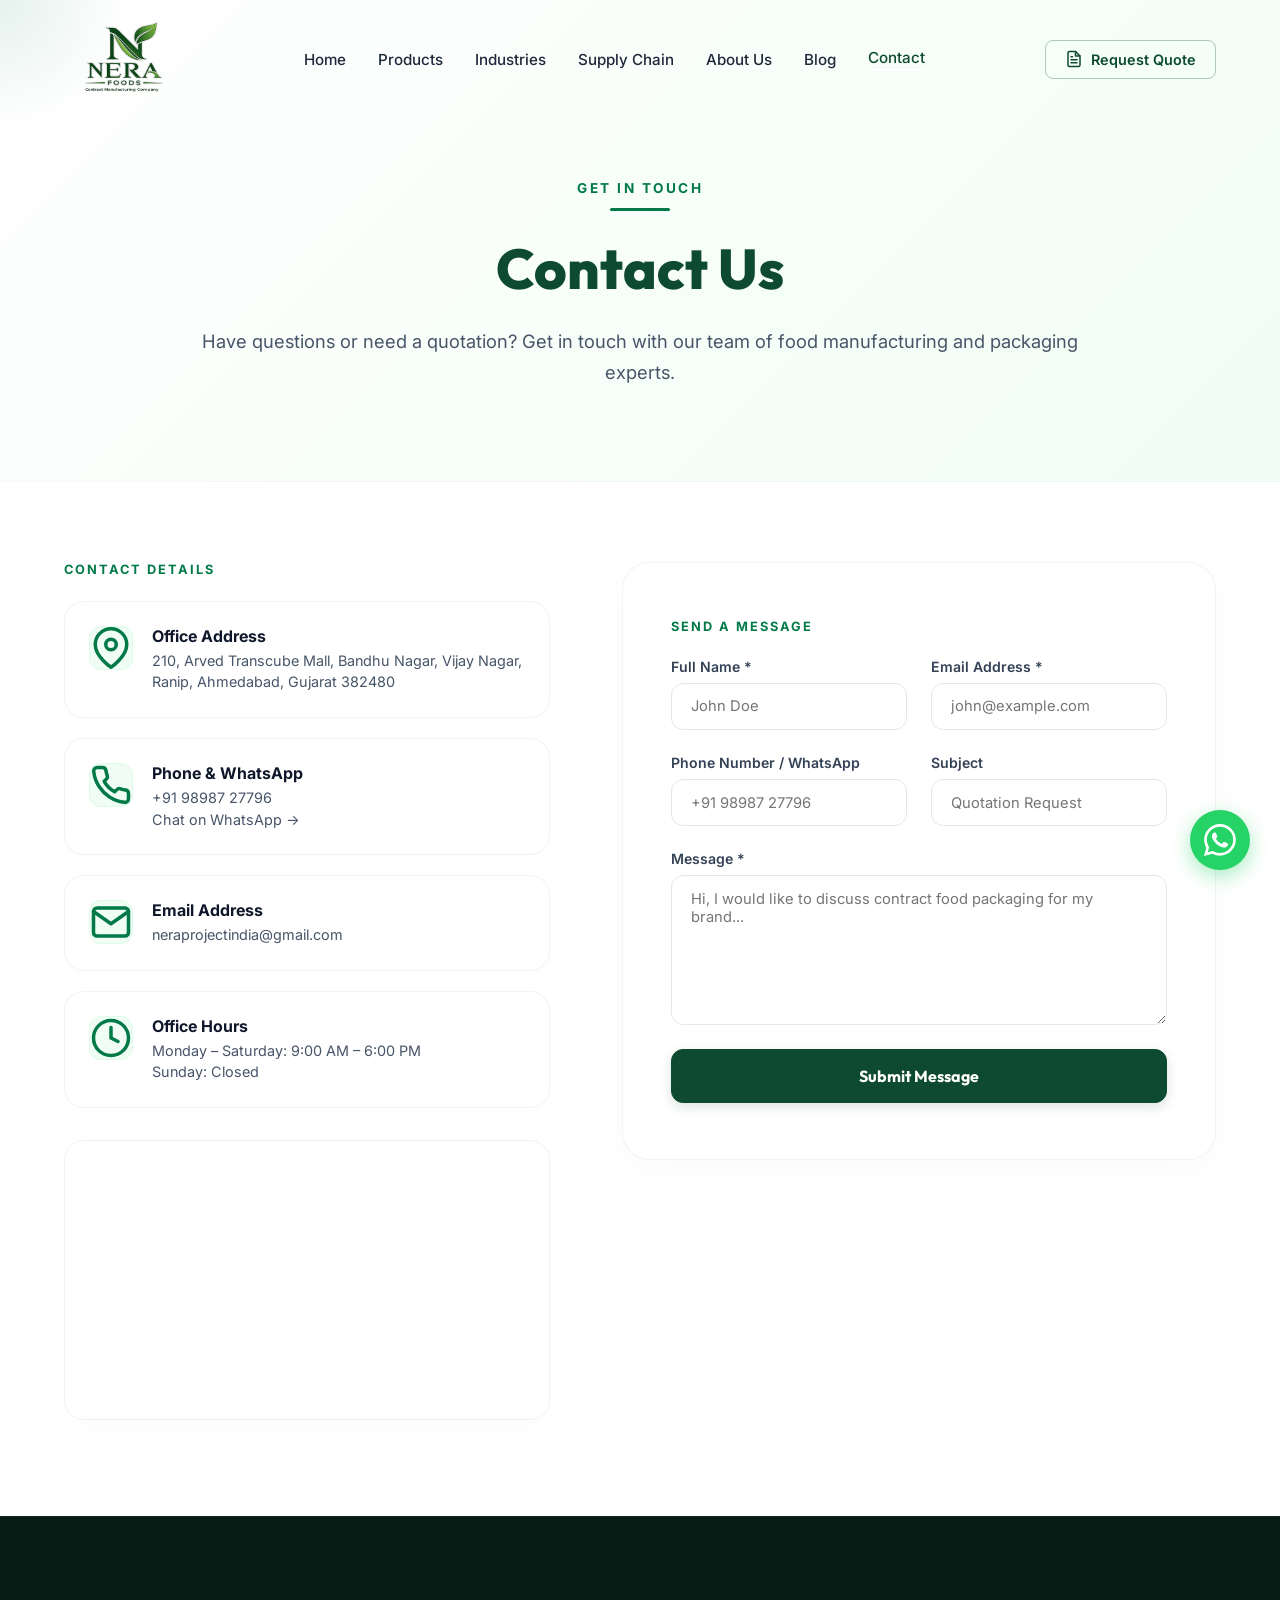
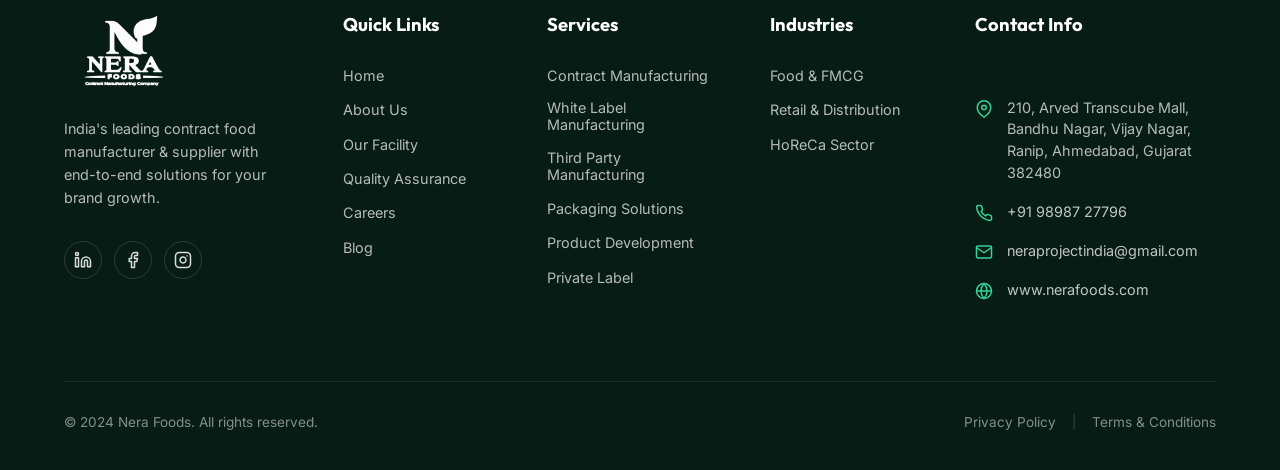
<file: contact.html>
<!DOCTYPE html>
<html lang="en">

<head>
    <meta charset="UTF-8">
    <meta name="viewport" content="width=device-width, initial-scale=1.0">
    <title>Contact Nera Foods | Get a Quote for Food Packaging Services</title>
    <meta name="description"
        content="Contact Nera Foods today. Get in touch with our food manufacturing experts in Ahmedabad, Gujarat, and request a quotation for private label food packaging.">
    <meta name="keywords" content="contact nera foods, food packaging quote india, manufacturing partner ahmedabad, custom packaging pricing">
    <meta name="robots" content="index, follow">
    <link rel="canonical" href="https://www.nerafoods.com/contact.html">

    <!-- Open Graph / Facebook -->
    <meta property="og:type" content="website">
    <meta property="og:url" content="https://www.nerafoods.com/contact.html">
    <meta property="og:title" content="Contact Nera Foods | Get a Quote for Food Packaging Services">
    <meta property="og:description" content="Contact Nera Foods today. Get in touch with our food manufacturing experts in Ahmedabad, Gujarat, and request a quotation for private label food packaging.">
    <meta property="og:image" content="https://www.nerafoods.com/Image/logo.png">

    <!-- Twitter Card -->
    <meta name="twitter:card" content="summary_large_image">
    <meta name="twitter:url" content="https://www.nerafoods.com/contact.html">
    <meta name="twitter:title" content="Contact Nera Foods | Get a Quote for Food Packaging Services">
    <meta name="twitter:description" content="Contact Nera Foods today. Get in touch with our food manufacturing experts in Ahmedabad, Gujarat, and request a quotation for private label food packaging.">
    <meta name="twitter:image" content="https://www.nerafoods.com/Image/logo.png">

    <!-- Schema Markup (Structured Data) -->
    <script type="application/ld+json">
    {
      "@context": "https://schema.org",
      "@type": "ContactPage",
      "mainEntity": {
        "@type": "FoodEstablishment",
        "name": "Nera Foods",
        "image": "https://www.nerafoods.com/Image/logo.png",
        "url": "https://www.nerafoods.com",
        "telephone": "+919898727796",
        "email": "neraprojectindia@gmail.com",
        "address": {
          "@type": "PostalAddress",
          "streetAddress": "210, Arved Transcube Mall, Bandhu Nagar, Vijay Nagar, Ranip",
          "addressLocality": "Ahmedabad",
          "addressRegion": "Gujarat",
          "postalCode": "382480",
          "addressCountry": "IN"
        }
      }
    }
    </script>

    <link rel="stylesheet" href="style.css">
    <link rel="preconnect" href="https://fonts.googleapis.com">
    <link rel="preconnect" href="https://fonts.gstatic.com" crossorigin>
    <link
        href="https://fonts.googleapis.com/css2?family=Inter:wght@300;400;500;600;700&family=Outfit:wght@400;500;600;700;800&display=swap"
        rel="stylesheet">
</head>

<body class="header-light-page">
    <!-- Custom Cursor Glow -->
    <div class="cursor-glow"></div>

    <!-- Header Section -->
    <header class="header">
        <div class="logo">
            <img src="Image/logo.png" alt="Nera Foods Logo" class="logo-img">
        </div>

        <nav class="nav-menu">
            <a href="index.html" class="nav-item">Home</a>
            <a href="products.html" class="nav-item">Products</a>
            <a href="industries.html" class="nav-item">Industries</a>
            <a href="supply-chain.html" class="nav-item">Supply Chain</a>
            <a href="about.html" class="nav-item">About Us</a>
            <a href="blog.html" class="nav-item">Blog</a>
            <a href="contact.html" class="nav-item active">Contact</a>
        </nav>

        <div class="header-actions">
            <a href="https://wa.me/919898727796?text=Hi%20Nera%20Foods%2C%20I%20would%20like%20to%20request%20a%20quotation%20for%20food%20manufacturing%20and%20packaging%20services."
                class="btn btn-outline" target="_blank" rel="noopener noreferrer">
                <svg class="btn-icon" viewBox="0 0 24 24" fill="none" stroke="currentColor" stroke-width="2"
                    stroke-linecap="round" stroke-linejoin="round">
                    <path d="M14 2H6a2 2 0 0 0-2 2v16a2 2 0 0 0 2 2h12a2 2 0 0 0 2-2V8z" />
                    <polyline points="14 2 14 8 20 8" />
                    <line x1="16" y1="13" x2="8" y2="13" />
                    <line x1="16" y1="17" x2="8" y2="17" />
                    <polyline points="10 9 9 9 8 9" />
                </svg>
                Request Quote
            </a>
        </div>

        <!-- Hamburger Menu Toggle -->
        <div class="menu-toggle" id="mobile-menu">
            <span class="bar"></span>
            <span class="bar"></span>
            <span class="bar"></span>
        </div>
    </header>

    <!-- Contact Page Hero Section -->
    <main class="contact-hero-section">
        <div class="contact-hero-container">
            <span class="contact-tagline">GET IN TOUCH</span>
            <div class="contact-tagline-underline"></div>
            <h1 class="contact-hero-title">Contact Us</h1>
            <p class="contact-hero-subtitle">
                Have questions or need a quotation? Get in touch with our team of food manufacturing and packaging experts.
            </p>
        </div>
    </main>

    <!-- Contact Layout Grid -->
    <section class="contact-layout-section">
        <div class="contact-grid-container">
            
            <!-- Left Column: Contact Info & Map -->
            <div class="contact-info-col">
                <div>
                    <span class="section-tag">CONTACT DETAILS</span>
                    <div class="info-cards-list">
                        <!-- Card 1: Address -->
                        <div class="info-card">
                            <div class="info-icon-box">
                                <svg viewBox="0 0 24 24" fill="none" stroke="currentColor" stroke-width="2" stroke-linecap="round" stroke-linejoin="round">
                                    <path d="M21 10c0 7-9 13-9 13s-9-6-9-13a9 9 0 0 1 18 0z" />
                                    <circle cx="12" cy="10" r="3" />
                                </svg>
                            </div>
                            <div class="info-details">
                                <h4 class="info-title">Office Address</h4>
                                <span class="info-text">210, Arved Transcube Mall, Bandhu Nagar, Vijay Nagar, Ranip, Ahmedabad, Gujarat 382480</span>
                            </div>
                        </div>

                        <!-- Card 2: Phone & WhatsApp -->
                        <div class="info-card">
                            <div class="info-icon-box">
                                <svg viewBox="0 0 24 24" fill="none" stroke="currentColor" stroke-width="2" stroke-linecap="round" stroke-linejoin="round">
                                    <path d="M22 16.92v3a2 2 0 0 1-2.18 2 19.79 19.79 0 0 1-8.63-3.07 19.5 19.5 0 0 1-6-6 19.79 19.79 0 0 1-3.07-8.67A2 2 0 0 1 4.11 2h3a2 2 0 0 1 2 1.72 12.84 12.84 0 0 0 .7 2.81 2 2 0 0 1-.45 2.11L8.09 9.91a16 16 0 0 0 6 6l1.27-1.27a2 2 0 0 1 2.11-.45 12.84 12.84 0 0 0 2.81.7A2 2 0 0 1 22 16.92z" />
                                </svg>
                            </div>
                            <div class="info-details">
                                <h4 class="info-title">Phone & WhatsApp</h4>
                                <span class="info-text">
                                    <a href="tel:+919898727796">+91 98987 27796</a><br>
                                    <a href="https://wa.me/919898727796" target="_blank" rel="noopener noreferrer">Chat on WhatsApp &rarr;</a>
                                </span>
                            </div>
                        </div>

                        <!-- Card 3: Email Address -->
                        <div class="info-card">
                            <div class="info-icon-box">
                                <svg viewBox="0 0 24 24" fill="none" stroke="currentColor" stroke-width="2" stroke-linecap="round" stroke-linejoin="round">
                                    <path d="M4 4h16c1.1 0 2 .9 2 2v12c0 1.1-.9 2-2 2H4c-1.1 0-2-.9-2-2V6c0-1.1.9-2 2-2z" />
                                    <polyline points="22,6 12,13 2,6" />
                                </svg>
                            </div>
                            <div class="info-details">
                                <h4 class="info-title">Email Address</h4>
                                <span class="info-text"><a href="mailto:neraprojectindia@gmail.com">neraprojectindia@gmail.com</a></span>
                            </div>
                        </div>

                        <!-- Card 4: Working Hours -->
                        <div class="info-card">
                            <div class="info-icon-box">
                                <svg viewBox="0 0 24 24" fill="none" stroke="currentColor" stroke-width="2" stroke-linecap="round" stroke-linejoin="round">
                                    <circle cx="12" cy="12" r="10" />
                                    <polyline points="12 6 12 12 16 14" />
                                </svg>
                            </div>
                            <div class="info-details">
                                <h4 class="info-title">Office Hours</h4>
                                <span class="info-text">Monday – Saturday: 9:00 AM – 6:00 PM<br>Sunday: Closed</span>
                            </div>
                        </div>
                    </div>
                </div>

                <!-- Google Maps Embed -->
                <div class="map-wrapper">
                    <iframe 
                        src="https://www.google.com/maps/embed?pb=!1m18!1m12!1m3!1d3670.3664722513476!2d72.5714088!3d23.0837264!2m3!1f0!2f0!3f0!3m2!1i1024!2i768!4f13.1!3m3!1m2!1s0x395e8396ecf7db1f%3A0xe54d89617d5e492b!2sArved%20Transcube%20Plaza%20Mall!5e0!3m2!1sen!2sin!4v1718220000000!5m2!1sen!2sin" 
                        allowfullscreen="" 
                        loading="lazy" 
                        referrerpolicy="no-referrer-when-downgrade">
                    </iframe>
                </div>
            </div>

            <!-- Right Column: Interactive Form -->
            <div class="contact-form-col">
                <span class="section-tag">SEND A MESSAGE</span>
                <form class="contact-form" id="inquiryForm" novalidate>
                    <div class="form-alert" id="formAlert"></div>

                    <div class="form-row-2">
                        <div class="form-group">
                            <label class="form-label" for="formName">Full Name *</label>
                            <input class="form-input" type="text" id="formName" name="name" required placeholder="John Doe">
                        </div>
                        <div class="form-group">
                            <label class="form-label" for="formEmail">Email Address *</label>
                            <input class="form-input" type="email" id="formEmail" name="email" required placeholder="john@example.com">
                        </div>
                    </div>

                    <div class="form-row-2">
                        <div class="form-group">
                            <label class="form-label" for="formPhone">Phone Number / WhatsApp</label>
                            <input class="form-input" type="tel" id="formPhone" name="phone" placeholder="+91 98987 27796">
                        </div>
                        <div class="form-group">
                            <label class="form-label" for="formSubject">Subject</label>
                            <input class="form-input" type="text" id="formSubject" name="subject" placeholder="Quotation Request">
                        </div>
                    </div>

                    <div class="form-group">
                        <label class="form-label" for="formMessage">Message *</label>
                        <textarea class="form-textarea" id="formMessage" name="message" required placeholder="Hi, I would like to discuss contract food packaging for my brand..."></textarea>
                    </div>

                    <button class="btn-submit" type="submit" id="submitBtn">
                        <span class="submit-spinner"></span>
                        <span class="btn-text">Submit Message</span>
                    </button>
                </form>
            </div>
            
        </div>
    </section>

    <!-- Footer Section -->
    <footer class="footer-section">
        <div class="footer-container">
            <div class="footer-grid">
                <!-- Column 1: Brand Info -->
                <div class="footer-column brand-info-col">
                    <div class="footer-logo">
                        <img src="Image/logo.png" alt="Nera Foods Logo" class="footer-logo-img">
                    </div>
                    <p class="brand-description">India's leading contract food manufacturer & supplier with end-to-end
                        solutions for your brand growth.</p>
                    <div class="social-links">
                        <a href="https://www.linkedin.com/company/salvinindustries/" class="social-link"
                            aria-label="LinkedIn" target="_blank" rel="noopener noreferrer">
                            <svg viewBox="0 0 24 24" fill="none" stroke="currentColor" stroke-width="2"
                                stroke-linecap="round" stroke-linejoin="round">
                                <path
                                    d="M16 8a6 6 0 0 1 6 6v7h-4v-7a2 2 0 0 0-2-2 2 2 0 0 0-2 2v7h-4v-7a6 6 0 0 1 6-6z" />
                                <rect x="2" y="9" width="4" height="12" />
                                <circle cx="4" cy="4" r="2" />
                            </svg>
                        </a>
                        <a href="https://www.facebook.com/share/1EDoTc8i7M/" class="social-link" aria-label="Facebook"
                            target="_blank" rel="noopener noreferrer">
                            <svg viewBox="0 0 24 24" fill="none" stroke="currentColor" stroke-width="2"
                                stroke-linecap="round" stroke-linejoin="round">
                                <path d="M18 2h-3a5 5 0 0 0-5 5v3H7v4h3v8h4v-8h3l1-4h-4V7a1 1 0 0 1 1-1h3z"></path>
                            </svg>
                        </a>
                        <a href="https://www.instagram.com/salvinindia?igsh=eTM0M2psZmMzNHhu" class="social-link"
                            aria-label="Instagram" target="_blank" rel="noopener noreferrer">
                            <svg viewBox="0 0 24 24" fill="none" stroke="currentColor" stroke-width="2"
                                stroke-linecap="round" stroke-linejoin="round">
                                <rect x="2" y="2" width="20" height="20" rx="5" ry="5" />
                                <path d="M16 11.37A4 4 0 1 1 12.63 8 4 4 0 0 1 16 11.37z" />
                                <line x1="17.5" y1="6.5" x2="17.51" y2="6.5" />
                            </svg>
                        </a>
                    </div>
                </div>

                <!-- Column 2: Quick Links -->
                <div class="footer-column">
                    <h3 class="footer-heading">Quick Links</h3>
                    <ul class="footer-links">
                        <li><a href="index.html">Home</a></li>
                        <li><a href="about.html">About Us</a></li>
                        <li><a href="#">Our Facility</a></li>
                        <li><a href="#">Quality Assurance</a></li>
                        <li><a href="#">Careers</a></li>
                        <li><a href="blog.html">Blog</a></li>
                    </ul>
                </div>

                <!-- Column 3: Services -->
                <div class="footer-column">
                    <h3 class="footer-heading">Services</h3>
                    <ul class="footer-links">
                        <li><a href="#">Contract Manufacturing</a></li>
                        <li><a href="#">White Label Manufacturing</a></li>
                        <li><a href="#">Third Party Manufacturing</a></li>
                        <li><a href="#">Packaging Solutions</a></li>
                        <li><a href="#">Product Development</a></li>
                        <li><a href="#">Private Label</a></li>
                    </ul>
                </div>

                <!-- Column 4: Industries -->
                <div class="footer-column">
                    <h3 class="footer-heading">Industries</h3>
                    <ul class="footer-links">
                        <li><a href="industries.html#food-fmcg">Food & FMCG</a></li>
                        <li><a href="industries.html#retail-distribution">Retail & Distribution</a></li>
                        <li><a href="industries.html#horeca">HoReCa Sector</a></li>
                    </ul>
                </div>

                <!-- Column 5: Contact Info -->
                <div class="footer-column contact-info-col">
                    <h3 class="footer-heading">Contact Info</h3>
                    <ul class="footer-contact-list">
                        <li>
                            <svg class="contact-icon" viewBox="0 0 24 24" fill="none" stroke="currentColor"
                                stroke-width="2" stroke-linecap="round" stroke-linejoin="round">
                                <path d="M21 10c0 7-9 13-9 13s-9-6-9-13a9 9 0 0 1 18 0z" />
                                <circle cx="12" cy="10" r="3" />
                            </svg>
                            <span>210, Arved Transcube Mall,<br>Bandhu Nagar, Vijay Nagar,<br>Ranip, Ahmedabad, Gujarat
                                382480</span>
                        </li>
                        <li>
                            <svg class="contact-icon" viewBox="0 0 24 24" fill="none" stroke="currentColor"
                                stroke-width="2" stroke-linecap="round" stroke-linejoin="round">
                                <path
                                    d="M22 16.92v3a2 2 0 0 1-2.18 2 19.79 19.79 0 0 1-8.63-3.07 19.5 19.5 0 0 1-6-6 19.79 19.79 0 0 1-3.07-8.67A2 2 0 0 1 4.11 2h3a2 2 0 0 1 2 1.72 12.84 12.84 0 0 0 .7 2.81 2 2 0 0 1-.45 2.11L8.09 9.91a16 16 0 0 0 6 6l1.27-1.27a2 2 0 0 1 2.11-.45 12.84 12.84 0 0 0 2.81.7A2 2 0 0 1 22 16.92z" />
                            </svg>
                            <a href="tel:+919898727796">+91 98987 27796</a>
                        </li>
                        <li>
                            <svg class="contact-icon" viewBox="0 0 24 24" fill="none" stroke="currentColor"
                                stroke-width="2" stroke-linecap="round" stroke-linejoin="round">
                                <path d="M4 4h16c1.1 0 2 .9 2 2v12c0 1.1-.9 2-2 2H4c-1.1 0-2-.9-2-2V6c0-1.1.9-2 2-2z" />
                                <polyline points="22,6 12,13 2,6" />
                            </svg>
                            <a href="mailto:neraprojectindia@gmail.com">neraprojectindia@gmail.com</a>
                        </li>
                        <li>
                            <svg class="contact-icon" viewBox="0 0 24 24" fill="none" stroke="currentColor"
                                stroke-width="2" stroke-linecap="round" stroke-linejoin="round">
                                <circle cx="12" cy="12" r="10" />
                                <line x1="2" y1="12" x2="22" y2="12" />
                                <path
                                    d="M12 2a15.3 15.3 0 0 1 4 10 15.3 15.3 0 0 1-4 10 15.3 15.3 0 0 1-4-10 15.3 15.3 0 0 1 4-10z" />
                            </svg>
                            <a href="https://www.nerafoods.com" target="_blank"
                                rel="noopener noreferrer">www.nerafoods.com</a>
                        </li>
                    </ul>
                </div>
            </div>

            <div class="footer-bottom">
                <p class="copyright">© 2024 Nera Foods. All rights reserved.</p>
                <div class="footer-bottom-links">
                    <a href="#">Privacy Policy</a>
                    <span class="separator">|</span>
                    <a href="#">Terms & Conditions</a>
                </div>
            </div>
        </div>
    </footer>

    <!-- WhatsApp Floating Widget -->
    <a href="https://wa.me/919898727796?text=Hi%20Nera%20Foods%2C%20I%20have%20an%20inquiry%20about%20your%20food%20manufacturing%20and%20packaging%20services."
        class="whatsapp-float" target="_blank" rel="noopener noreferrer" aria-label="Chat on WhatsApp">
        <svg viewBox="0 0 16 16" fill="currentColor">
                                 <path d="M13.601 2.326A7.85 7.85 0 0 0 7.994 0C3.627 0 .068 3.558.064 7.926c0 1.399.366 2.76 1.057 3.965L0 16l4.204-1.102a7.9 7.9 0 0 0 3.79.965h.004c4.368 0 7.926-3.558 7.93-7.93A7.9 7.9 0 0 0 13.6 2.326zM7.994 14.521a6.6 6.6 0 0 1-3.356-.92l-.24-.144-2.494.654.666-2.433-.156-.251a6.56 6.56 0 0 1-1.007-3.505c0-3.626 2.957-6.584 6.591-6.584a6.56 6.56 0 0 1 4.66 1.931 6.56 6.56 0 0 1 1.928 4.66c-.004 3.639-2.961 6.592-6.592 6.592m3.615-4.934c-.197-.099-1.17-.578-1.353-.646-.182-.065-.315-.099-.445.099-.133.197-.513.646-.627.775-.114.133-.232.148-.43.05-.197-.1-.836-.308-1.592-.985-.59-.525-.985-1.175-1.103-1.372-.114-.198-.011-.304.088-.403.087-.088.197-.232.296-.346.1-.114.133-.198.198-.33.065-.134.034-.248-.015-.347-.05-.099-.445-1.076-.612-1.47-.16-.389-.323-.335-.445-.34-.114-.007-.247-.007-.38-.007a.73.73 0 0 0-.529.247c-.182.198-.691.677-.691 1.654s.71 1.916.81 2.049c.098.133 1.394 2.132 3.383 2.992.47.205.84.326 1.129.418.475.152.904.129 1.246.08.38-.058 1.171-.48 1.338-.943.164-.464.164-.86.114-.943-.049-.084-.182-.133-.38-.232"/>
        </svg>
    </a>

    <!-- AJAX Submission Script -->
    <script>
    document.addEventListener('DOMContentLoaded', () => {
        const form = document.getElementById('inquiryForm');
        const submitBtn = document.getElementById('submitBtn');
        const alertBanner = document.getElementById('formAlert');

        if (form && submitBtn && alertBanner) {
            form.addEventListener('submit', async (e) => {
                e.preventDefault();

                // Reset statuses
                alertBanner.className = 'form-alert';
                alertBanner.textContent = '';
                alertBanner.classList.remove('show');

                const name = document.getElementById('formName').value.trim();
                const email = document.getElementById('formEmail').value.trim();
                const phone = document.getElementById('formPhone').value.trim();
                const subject = document.getElementById('formSubject').value.trim();
                const message = document.getElementById('formMessage').value.trim();

                // Client-side validations
                if (!name || !email || !message) {
                    alertBanner.textContent = 'Please fill in all required fields (Name, Email, Message).';
                    alertBanner.classList.add('alert-error', 'show');
                    return;
                }

                const emailRegex = /^[^\s@]+@[^\s@]+\.[^\s@]+$/;
                if (!emailRegex.test(email)) {
                    alertBanner.textContent = 'Please enter a valid email address.';
                    alertBanner.classList.add('alert-error', 'show');
                    return;
                }

                // Show Loading
                submitBtn.disabled = true;
                submitBtn.classList.add('loading');

                try {
                    const response = await fetch('api.php?action=inquiry', {
                        method: 'POST',
                        headers: {
                            'Content-Type': 'application/json'
                        },
                        body: JSON.stringify({
                            name,
                            email,
                            phone,
                            subject,
                            message
                        })
                    });

                    const json = await response.json();

                    if (json.success) {
                        alertBanner.textContent = json.message;
                        alertBanner.classList.add('alert-success', 'show');
                        form.reset();
                    } else {
                        alertBanner.textContent = json.message || 'An error occurred. Please try again.';
                        alertBanner.classList.add('alert-error', 'show');
                    }
                } catch (error) {
                    alertBanner.textContent = 'Failed to connect to the server. Please check your internet connection.';
                    alertBanner.classList.add('alert-error', 'show');
                } finally {
                    submitBtn.disabled = false;
                    submitBtn.classList.remove('loading');
                }
            });
        }
    });
    </script>
    <script src="script.js"></script>
</body>

</html>
</file>
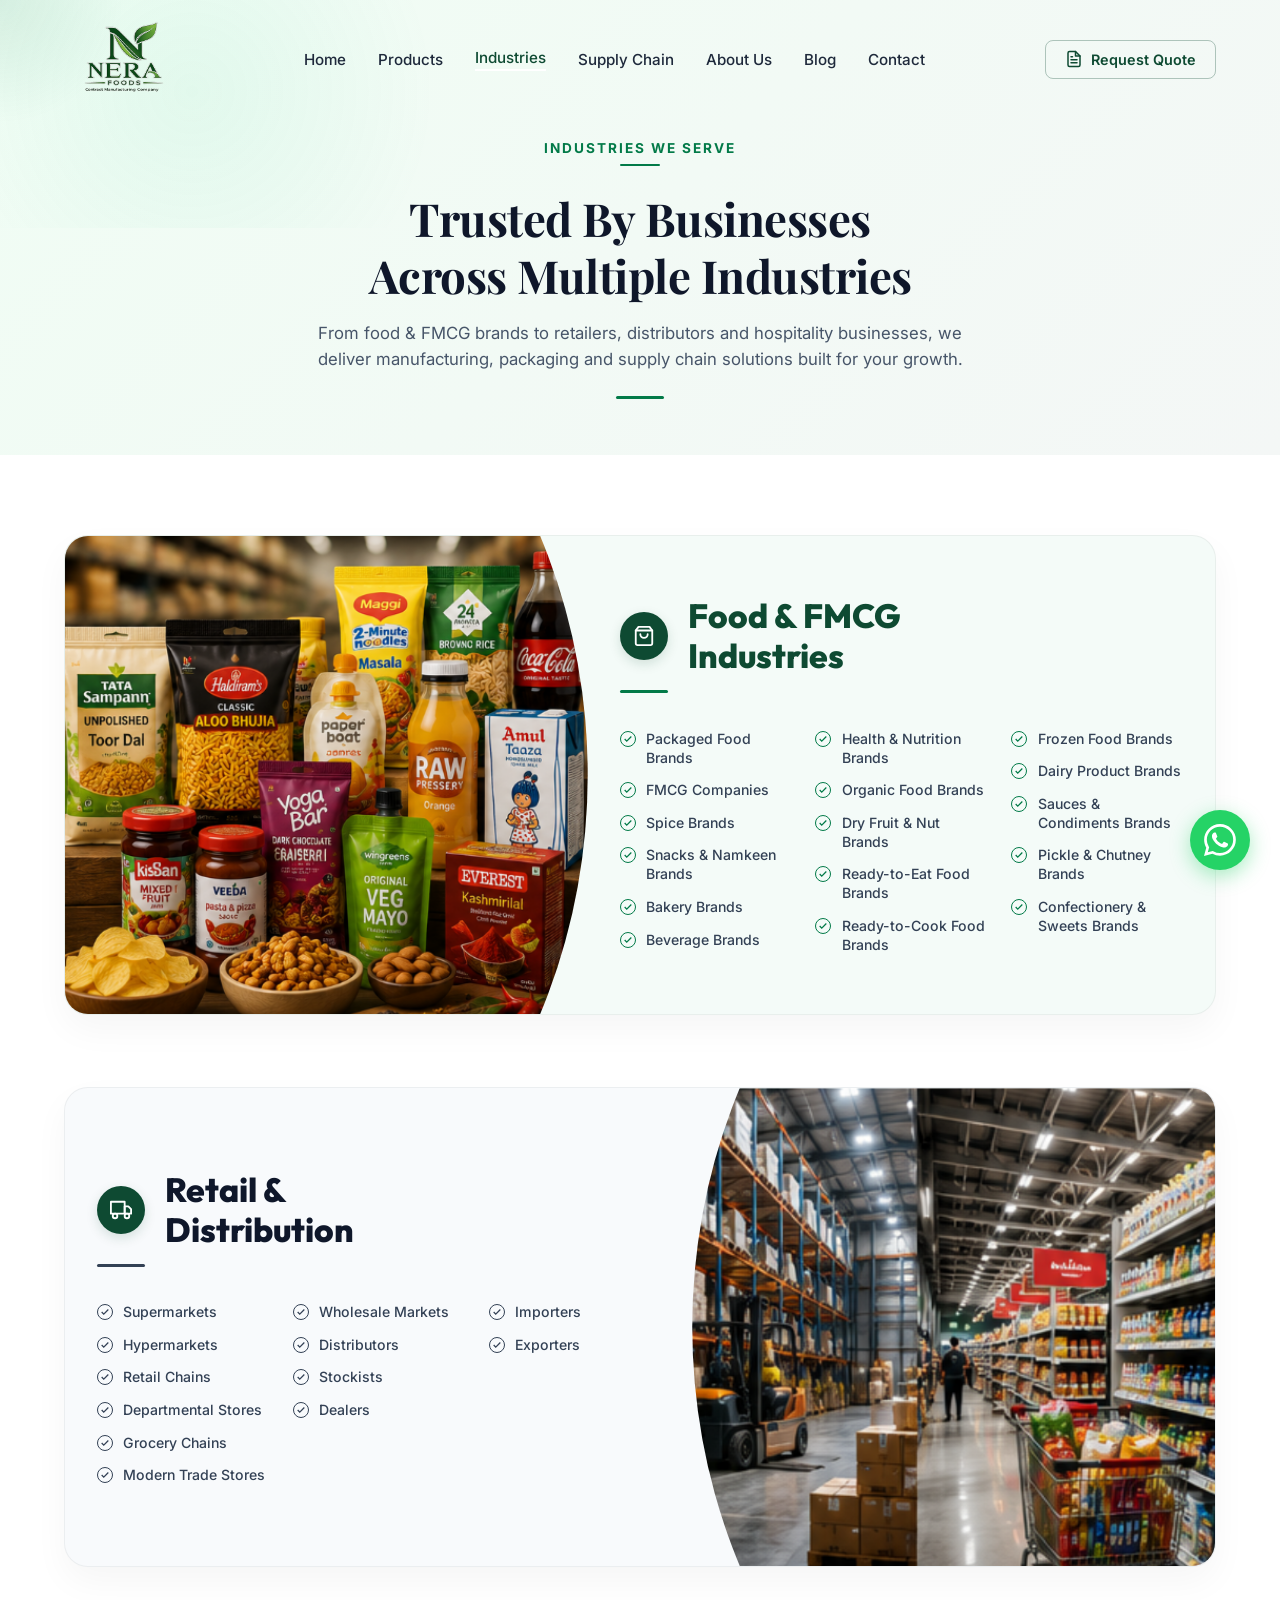
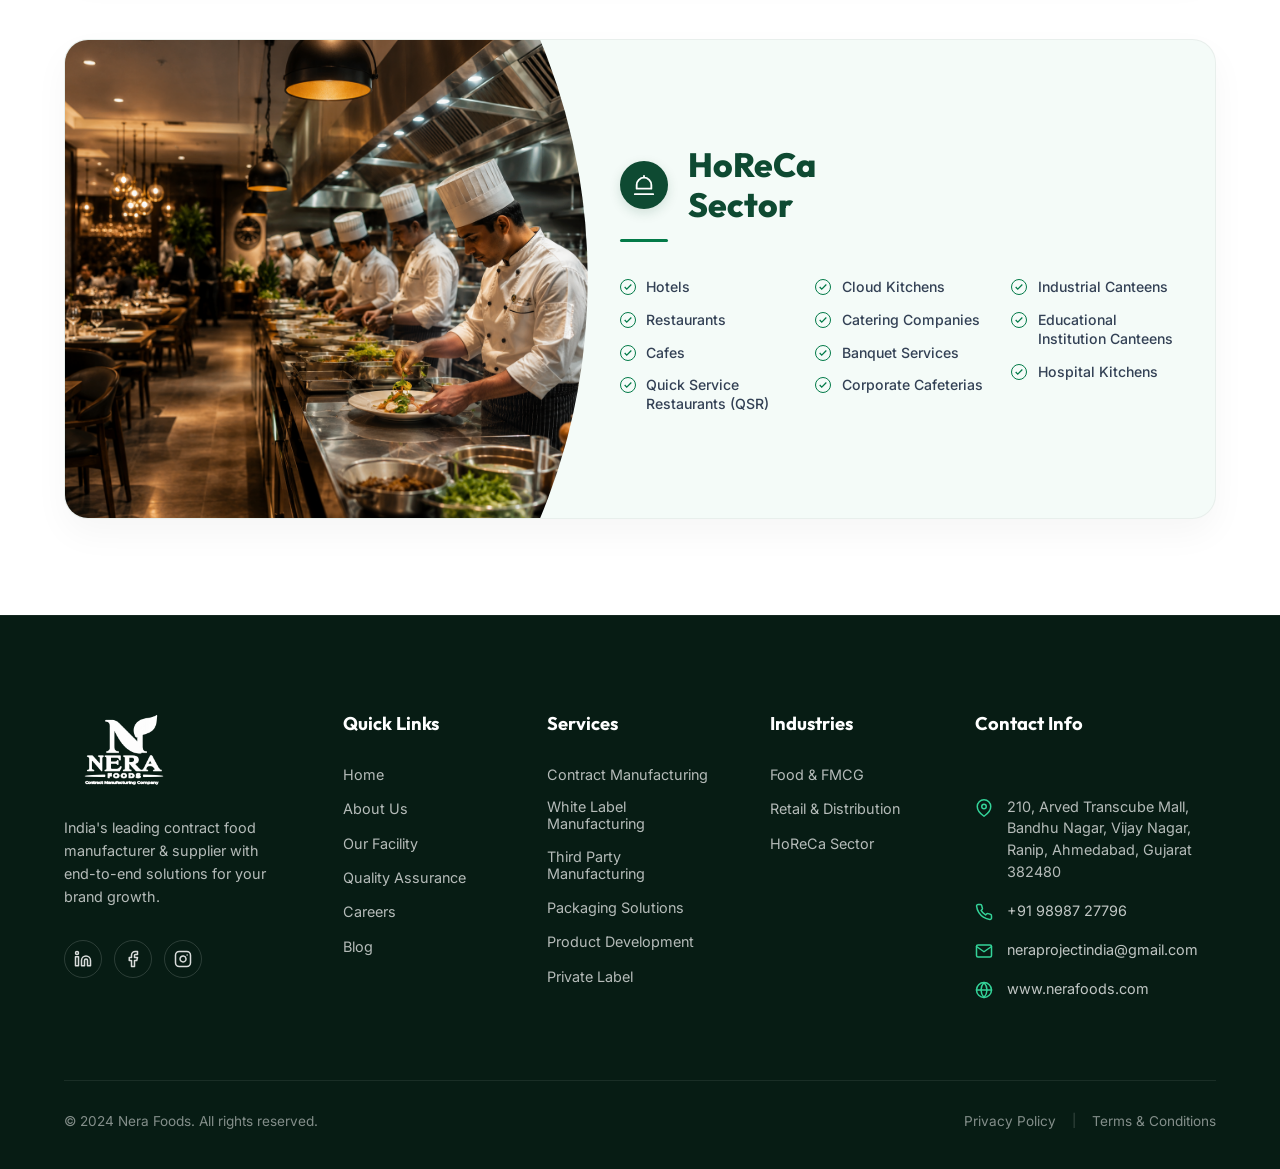
<file: industries.html>
<!DOCTYPE html>
<html lang="en">

<head>
    <meta charset="UTF-8">
    <meta name="viewport" content="width=device-width, initial-scale=1.0">
    <title>Industries We Serve | Nera Foods Private Label Manufacturing</title>
    <meta name="description"
        content="Explore the industries Nera Foods supports, including food & FMCG, retail distribution, HoReCa, spices, health supplements, and custom brand launches.">
    <meta name="keywords" content="food industries fmcg, retail packaging, horeca food contract manufacturing, bulk food supply, packaging sectors">
    <meta name="robots" content="index, follow">
    <link rel="canonical" href="https://www.nerafoods.com/industries.html">

    <!-- Open Graph / Facebook -->
    <meta property="og:type" content="website">
    <meta property="og:url" content="https://www.nerafoods.com/industries.html">
    <meta property="og:title" content="Industries We Serve | Nera Foods Private Label Manufacturing">
    <meta property="og:description" content="Explore the industries Nera Foods supports, including food & FMCG, retail distribution, HoReCa, spices, health supplements, and custom brand launches.">
    <meta property="og:image" content="https://www.nerafoods.com/Image/logo.png">

    <!-- Twitter Card -->
    <meta name="twitter:card" content="summary_large_image">
    <meta name="twitter:url" content="https://www.nerafoods.com/industries.html">
    <meta name="twitter:title" content="Industries We Serve | Nera Foods Private Label Manufacturing">
    <meta name="twitter:description" content="Explore the industries Nera Foods supports, including food & FMCG, retail distribution, HoReCa, spices, health supplements, and custom brand launches.">
    <meta name="twitter:image" content="https://www.nerafoods.com/Image/logo.png">

    <!-- Schema Markup (Structured Data) -->
    <script type="application/ld+json">
    {
      "@context": "https://schema.org",
      "@type": "WebPage",
      "name": "Industries We Serve",
      "description": "Explore the industries Nera Foods supports, including food & FMCG, retail distribution, HoReCa, spices, health supplements, and custom brand launches.",
      "publisher": {
        "@type": "FoodEstablishment",
        "name": "Nera Foods",
        "image": "https://www.nerafoods.com/Image/logo.png",
        "url": "https://www.nerafoods.com"
      }
    }
    </script>

    <link rel="stylesheet" href="style.css">
    <link rel="preconnect" href="https://fonts.googleapis.com">
    <link rel="preconnect" href="https://fonts.gstatic.com" crossorigin>
    <link
        href="https://fonts.googleapis.com/css2?family=Inter:wght@300;400;500;600;700&family=Outfit:wght@400;500;600;700;800&family=Playfair+Display:ital,wght@0,400..900;1,400..900&display=swap"
        rel="stylesheet">
</head>

<body class="header-light-page">
    <!-- Custom Cursor Glow -->
    <div class="cursor-glow"></div>

    <!-- Header Section -->
    <header class="header">
        <div class="logo">
            <img src="Image/logo.png" alt="Nera Foods Logo" class="logo-img">
        </div>

        <nav class="nav-menu">
            <a href="index.html" class="nav-item">Home</a>
            <a href="products.html" class="nav-item">Products</a>
            <a href="industries.html" class="nav-item active">Industries</a>
            <a href="supply-chain.html" class="nav-item">Supply Chain</a>
            <a href="about.html" class="nav-item">About Us</a>
            <a href="blog.html" class="nav-item">Blog</a>
            <a href="contact.html" class="nav-item">Contact</a>
        </nav>

        <div class="header-actions">
            <a href="https://wa.me/919898727796?text=Hi%20Nera%20Foods%2C%20I%20would%20like%20to%20request%20a%20quotation%20for%20food%20manufacturing%20and%20packaging%20services."
                class="btn btn-outline" target="_blank" rel="noopener noreferrer">
                <svg class="btn-icon" viewBox="0 0 24 24" fill="none" stroke="currentColor" stroke-width="2"
                    stroke-linecap="round" stroke-linejoin="round">
                    <path d="M14 2H6a2 2 0 0 0-2 2v16a2 2 0 0 0 2 2h12a2 2 0 0 0 2-2V8z" />
                    <polyline points="14 2 14 8 20 8" />
                    <line x1="16" y1="13" x2="8" y2="13" />
                    <line x1="16" y1="17" x2="8" y2="17" />
                    <polyline points="10 9 9 9 8 9" />
                </svg>
                Request Quote
            </a>
        </div>

        <!-- Hamburger Menu Toggle -->
        <div class="menu-toggle" id="mobile-menu">
            <span class="bar"></span>
            <span class="bar"></span>
            <span class="bar"></span>
        </div>
    </header>

    <!-- Industries Page Hero Section -->
    <main class="industries-hero-section">
        <div class="ind-hero-container">
            <span class="ind-tagline">INDUSTRIES WE SERVE</span>
            <div class="ind-tagline-underline"></div>
            <h1 class="ind-hero-title">
                Trusted By Businesses<br>Across Multiple Industries
            </h1>
            <p class="ind-hero-subtitle">
                From food & FMCG brands to retailers, distributors and hospitality businesses, we deliver manufacturing,
                packaging and supply chain solutions built for your growth.
            </p>
            <div class="ind-divider-line"></div>
        </div>
    </main>

    <!-- Industry Rows Container -->
    <section class="ind-rows-section">
        <div class="ind-rows-container">

            <!-- Row 1: Food & FMCG Industries -->
            <div class="ind-row" id="food-fmcg">
                <div class="ind-row-image ind-curve-right">
                    <img src="Image/food_fmgc_industries.png" alt="Food & FMCG Industries">
                </div>
                <div class="ind-row-content">
                    <div class="ind-content-header">
                        <div class="ind-badge-circle">
                            <svg class="ind-badge-icon" viewBox="0 0 24 24" fill="none" stroke="currentColor"
                                stroke-width="2" stroke-linecap="round" stroke-linejoin="round">
                                <path d="M6 2L3 6v14a2 2 0 0 0 2 2h14a2 2 0 0 0 2-2V6l-3-4z" />
                                <line x1="3" y1="6" x2="21" y2="6" />
                                <path d="M16 10a4 4 0 0 1-8 0" />
                            </svg>
                        </div>
                        <h2 class="ind-row-title">Food & FMCG<br>Industries</h2>
                    </div>
                    <div class="ind-row-underline"></div>

                    <div class="ind-list-grid">
                        <div class="ind-list-col">
                            <div class="ind-list-item">
                                <div class="ind-check-circle"><svg viewBox="0 0 24 24" fill="none" stroke="currentColor"
                                        stroke-width="3">
                                        <polyline points="20 6 9 17 4 12" />
                                    </svg></div>
                                <span>Packaged Food Brands</span>
                            </div>
                            <div class="ind-list-item">
                                <div class="ind-check-circle"><svg viewBox="0 0 24 24" fill="none" stroke="currentColor"
                                        stroke-width="3">
                                        <polyline points="20 6 9 17 4 12" />
                                    </svg></div>
                                <span>FMCG Companies</span>
                            </div>
                            <div class="ind-list-item">
                                <div class="ind-check-circle"><svg viewBox="0 0 24 24" fill="none" stroke="currentColor"
                                        stroke-width="3">
                                        <polyline points="20 6 9 17 4 12" />
                                    </svg></div>
                                <span>Spice Brands</span>
                            </div>
                            <div class="ind-list-item">
                                <div class="ind-check-circle"><svg viewBox="0 0 24 24" fill="none" stroke="currentColor"
                                        stroke-width="3">
                                        <polyline points="20 6 9 17 4 12" />
                                    </svg></div>
                                <span>Snacks & Namkeen Brands</span>
                            </div>
                            <div class="ind-list-item">
                                <div class="ind-check-circle"><svg viewBox="0 0 24 24" fill="none" stroke="currentColor"
                                        stroke-width="3">
                                        <polyline points="20 6 9 17 4 12" />
                                    </svg></div>
                                <span>Bakery Brands</span>
                            </div>
                            <div class="ind-list-item">
                                <div class="ind-check-circle"><svg viewBox="0 0 24 24" fill="none" stroke="currentColor"
                                        stroke-width="3">
                                        <polyline points="20 6 9 17 4 12" />
                                    </svg></div>
                                <span>Beverage Brands</span>
                            </div>
                        </div>
                        <div class="ind-list-col">
                            <div class="ind-list-item">
                                <div class="ind-check-circle"><svg viewBox="0 0 24 24" fill="none" stroke="currentColor"
                                        stroke-width="3">
                                        <polyline points="20 6 9 17 4 12" />
                                    </svg></div>
                                <span>Health & Nutrition Brands</span>
                            </div>
                            <div class="ind-list-item">
                                <div class="ind-check-circle"><svg viewBox="0 0 24 24" fill="none" stroke="currentColor"
                                        stroke-width="3">
                                        <polyline points="20 6 9 17 4 12" />
                                    </svg></div>
                                <span>Organic Food Brands</span>
                            </div>
                            <div class="ind-list-item">
                                <div class="ind-check-circle"><svg viewBox="0 0 24 24" fill="none" stroke="currentColor"
                                        stroke-width="3">
                                        <polyline points="20 6 9 17 4 12" />
                                    </svg></div>
                                <span>Dry Fruit & Nut Brands</span>
                            </div>
                            <div class="ind-list-item">
                                <div class="ind-check-circle"><svg viewBox="0 0 24 24" fill="none" stroke="currentColor"
                                        stroke-width="3">
                                        <polyline points="20 6 9 17 4 12" />
                                    </svg></div>
                                <span>Ready-to-Eat Food Brands</span>
                            </div>
                            <div class="ind-list-item">
                                <div class="ind-check-circle"><svg viewBox="0 0 24 24" fill="none" stroke="currentColor"
                                        stroke-width="3">
                                        <polyline points="20 6 9 17 4 12" />
                                    </svg></div>
                                <span>Ready-to-Cook Food Brands</span>
                            </div>
                        </div>
                        <div class="ind-list-col">
                            <div class="ind-list-item">
                                <div class="ind-check-circle"><svg viewBox="0 0 24 24" fill="none" stroke="currentColor"
                                        stroke-width="3">
                                        <polyline points="20 6 9 17 4 12" />
                                    </svg></div>
                                <span>Frozen Food Brands</span>
                            </div>
                            <div class="ind-list-item">
                                <div class="ind-check-circle"><svg viewBox="0 0 24 24" fill="none" stroke="currentColor"
                                        stroke-width="3">
                                        <polyline points="20 6 9 17 4 12" />
                                    </svg></div>
                                <span>Dairy Product Brands</span>
                            </div>
                            <div class="ind-list-item">
                                <div class="ind-check-circle"><svg viewBox="0 0 24 24" fill="none" stroke="currentColor"
                                        stroke-width="3">
                                        <polyline points="20 6 9 17 4 12" />
                                    </svg></div>
                                <span>Sauces & Condiments Brands</span>
                            </div>
                            <div class="ind-list-item">
                                <div class="ind-check-circle"><svg viewBox="0 0 24 24" fill="none" stroke="currentColor"
                                        stroke-width="3">
                                        <polyline points="20 6 9 17 4 12" />
                                    </svg></div>
                                <span>Pickle & Chutney Brands</span>
                            </div>
                            <div class="ind-list-item">
                                <div class="ind-check-circle"><svg viewBox="0 0 24 24" fill="none" stroke="currentColor"
                                        stroke-width="3">
                                        <polyline points="20 6 9 17 4 12" />
                                    </svg></div>
                                <span>Confectionery & Sweets Brands</span>
                            </div>
                        </div>
                    </div>
                </div>
            </div>

            <!-- Row 2: Retail & Distribution -->
            <div class="ind-row ind-row-reverse" id="retail-distribution">
                <div class="ind-row-content">
                    <div class="ind-content-header">
                        <div class="ind-badge-circle">
                            <svg class="ind-badge-icon" viewBox="0 0 24 24" fill="none" stroke="currentColor"
                                stroke-width="2" stroke-linecap="round" stroke-linejoin="round">
                                <rect x="1" y="3" width="15" height="13" />
                                <polygon points="16 8 20 8 23 11 23 16 16 16" />
                                <circle cx="5.5" cy="18.5" r="2.5" />
                                <circle cx="18.5" cy="18.5" r="2.5" />
                            </svg>
                        </div>
                        <h2 class="ind-row-title">Retail &<br>Distribution</h2>
                    </div>
                    <div class="ind-row-underline"></div>

                    <div class="ind-list-grid">
                        <div class="ind-list-col">
                            <div class="ind-list-item">
                                <div class="ind-check-circle"><svg viewBox="0 0 24 24" fill="none" stroke="currentColor"
                                        stroke-width="3">
                                        <polyline points="20 6 9 17 4 12" />
                                    </svg></div>
                                <span>Supermarkets</span>
                            </div>
                            <div class="ind-list-item">
                                <div class="ind-check-circle"><svg viewBox="0 0 24 24" fill="none" stroke="currentColor"
                                        stroke-width="3">
                                        <polyline points="20 6 9 17 4 12" />
                                    </svg></div>
                                <span>Hypermarkets</span>
                            </div>
                            <div class="ind-list-item">
                                <div class="ind-check-circle"><svg viewBox="0 0 24 24" fill="none" stroke="currentColor"
                                        stroke-width="3">
                                        <polyline points="20 6 9 17 4 12" />
                                    </svg></div>
                                <span>Retail Chains</span>
                            </div>
                            <div class="ind-list-item">
                                <div class="ind-check-circle"><svg viewBox="0 0 24 24" fill="none" stroke="currentColor"
                                        stroke-width="3">
                                        <polyline points="20 6 9 17 4 12" />
                                    </svg></div>
                                <span>Departmental Stores</span>
                            </div>
                            <div class="ind-list-item">
                                <div class="ind-check-circle"><svg viewBox="0 0 24 24" fill="none" stroke="currentColor"
                                        stroke-width="3">
                                        <polyline points="20 6 9 17 4 12" />
                                    </svg></div>
                                <span>Grocery Chains</span>
                            </div>
                            <div class="ind-list-item">
                                <div class="ind-check-circle"><svg viewBox="0 0 24 24" fill="none" stroke="currentColor"
                                        stroke-width="3">
                                        <polyline points="20 6 9 17 4 12" />
                                    </svg></div>
                                <span>Modern Trade Stores</span>
                            </div>
                        </div>
                        <div class="ind-list-col">
                            <div class="ind-list-item">
                                <div class="ind-check-circle"><svg viewBox="0 0 24 24" fill="none" stroke="currentColor"
                                        stroke-width="3">
                                        <polyline points="20 6 9 17 4 12" />
                                    </svg></div>
                                <span>Wholesale Markets</span>
                            </div>
                            <div class="ind-list-item">
                                <div class="ind-check-circle"><svg viewBox="0 0 24 24" fill="none" stroke="currentColor"
                                        stroke-width="3">
                                        <polyline points="20 6 9 17 4 12" />
                                    </svg></div>
                                <span>Distributors</span>
                            </div>
                            <div class="ind-list-item">
                                <div class="ind-check-circle"><svg viewBox="0 0 24 24" fill="none" stroke="currentColor"
                                        stroke-width="3">
                                        <polyline points="20 6 9 17 4 12" />
                                    </svg></div>
                                <span>Stockists</span>
                            </div>
                            <div class="ind-list-item">
                                <div class="ind-check-circle"><svg viewBox="0 0 24 24" fill="none" stroke="currentColor"
                                        stroke-width="3">
                                        <polyline points="20 6 9 17 4 12" />
                                    </svg></div>
                                <span>Dealers</span>
                            </div>
                        </div>
                        <div class="ind-list-col">
                            <div class="ind-list-item">
                                <div class="ind-check-circle"><svg viewBox="0 0 24 24" fill="none" stroke="currentColor"
                                        stroke-width="3">
                                        <polyline points="20 6 9 17 4 12" />
                                    </svg></div>
                                <span>Importers</span>
                            </div>
                            <div class="ind-list-item">
                                <div class="ind-check-circle"><svg viewBox="0 0 24 24" fill="none" stroke="currentColor"
                                        stroke-width="3">
                                        <polyline points="20 6 9 17 4 12" />
                                    </svg></div>
                                <span>Exporters</span>
                            </div>
                        </div>
                    </div>
                </div>
                <div class="ind-row-image ind-curve-left">
                    <img src="Image/retail_sector.png" alt="Retail & Distribution">
                </div>
            </div>

            <!-- Row 3: HoReCa Sector -->
            <div class="ind-row" id="horeca">
                <div class="ind-row-image ind-curve-right">
                    <img src="Image/horaca_food.png" alt="HoReCa Sector">
                </div>
                <div class="ind-row-content">
                    <div class="ind-content-header">
                        <div class="ind-badge-circle">
                            <svg class="ind-badge-icon" viewBox="0 0 24 24" fill="none" stroke="currentColor"
                                stroke-width="2" stroke-linecap="round" stroke-linejoin="round">
                                <path d="M12 2v2M2 22h20M12 4a8 8 0 0 1 8 8v4H4v-4a8 8 0 0 1 8-8z" />
                            </svg>
                        </div>
                        <h2 class="ind-row-title">HoReCa<br>Sector</h2>
                    </div>
                    <div class="ind-row-underline"></div>

                    <div class="ind-list-grid">
                        <div class="ind-list-col">
                            <div class="ind-list-item">
                                <div class="ind-check-circle"><svg viewBox="0 0 24 24" fill="none" stroke="currentColor"
                                        stroke-width="3">
                                        <polyline points="20 6 9 17 4 12" />
                                    </svg></div>
                                <span>Hotels</span>
                            </div>
                            <div class="ind-list-item">
                                <div class="ind-check-circle"><svg viewBox="0 0 24 24" fill="none" stroke="currentColor"
                                        stroke-width="3">
                                        <polyline points="20 6 9 17 4 12" />
                                    </svg></div>
                                <span>Restaurants</span>
                            </div>
                            <div class="ind-list-item">
                                <div class="ind-check-circle"><svg viewBox="0 0 24 24" fill="none" stroke="currentColor"
                                        stroke-width="3">
                                        <polyline points="20 6 9 17 4 12" />
                                    </svg></div>
                                <span>Cafes</span>
                            </div>
                            <div class="ind-list-item">
                                <div class="ind-check-circle"><svg viewBox="0 0 24 24" fill="none" stroke="currentColor"
                                        stroke-width="3">
                                        <polyline points="20 6 9 17 4 12" />
                                    </svg></div>
                                <span>Quick Service Restaurants (QSR)</span>
                            </div>
                        </div>
                        <div class="ind-list-col">
                            <div class="ind-list-item">
                                <div class="ind-check-circle"><svg viewBox="0 0 24 24" fill="none" stroke="currentColor"
                                        stroke-width="3">
                                        <polyline points="20 6 9 17 4 12" />
                                    </svg></div>
                                <span>Cloud Kitchens</span>
                            </div>
                            <div class="ind-list-item">
                                <div class="ind-check-circle"><svg viewBox="0 0 24 24" fill="none" stroke="currentColor"
                                        stroke-width="3">
                                        <polyline points="20 6 9 17 4 12" />
                                    </svg></div>
                                <span>Catering Companies</span>
                            </div>
                            <div class="ind-list-item">
                                <div class="ind-check-circle"><svg viewBox="0 0 24 24" fill="none" stroke="currentColor"
                                        stroke-width="3">
                                        <polyline points="20 6 9 17 4 12" />
                                    </svg></div>
                                <span>Banquet Services</span>
                            </div>
                            <div class="ind-list-item">
                                <div class="ind-check-circle"><svg viewBox="0 0 24 24" fill="none" stroke="currentColor"
                                        stroke-width="3">
                                        <polyline points="20 6 9 17 4 12" />
                                    </svg></div>
                                <span>Corporate Cafeterias</span>
                            </div>
                        </div>
                        <div class="ind-list-col">
                            <div class="ind-list-item">
                                <div class="ind-check-circle"><svg viewBox="0 0 24 24" fill="none" stroke="currentColor"
                                        stroke-width="3">
                                        <polyline points="20 6 9 17 4 12" />
                                    </svg></div>
                                <span>Industrial Canteens</span>
                            </div>
                            <div class="ind-list-item">
                                <div class="ind-check-circle"><svg viewBox="0 0 24 24" fill="none" stroke="currentColor"
                                        stroke-width="3">
                                        <polyline points="20 6 9 17 4 12" />
                                    </svg></div>
                                <span>Educational Institution Canteens</span>
                            </div>
                            <div class="ind-list-item">
                                <div class="ind-check-circle"><svg viewBox="0 0 24 24" fill="none" stroke="currentColor"
                                        stroke-width="3">
                                        <polyline points="20 6 9 17 4 12" />
                                    </svg></div>
                                <span>Hospital Kitchens</span>
                            </div>
                        </div>
                    </div>
                </div>
            </div>

        </div>
    </section>

    <!-- Footer Section -->
    <footer class="footer-section">
        <div class="footer-container">
            <div class="footer-grid">
                <!-- Column 1: Brand Info -->
                <div class="footer-column brand-info-col">
                    <div class="footer-logo">
                        <img src="Image/logo.png" alt="Nera Foods Logo" class="footer-logo-img">
                    </div>
                    <p class="brand-description">India's leading contract food manufacturer & supplier with end-to-end
                        solutions for your brand growth.</p>
                    <div class="social-links">
                        <a href="https://www.linkedin.com/company/salvinindustries/" class="social-link"
                            aria-label="LinkedIn" target="_blank" rel="noopener noreferrer">
                            <svg viewBox="0 0 24 24" fill="none" stroke="currentColor" stroke-width="2"
                                stroke-linecap="round" stroke-linejoin="round">
                                <path
                                    d="M16 8a6 6 0 0 1 6 6v7h-4v-7a2 2 0 0 0-2-2 2 2 0 0 0-2 2v7h-4v-7a6 6 0 0 1 6-6z" />
                                <rect x="2" y="9" width="4" height="12" />
                                <circle cx="4" cy="4" r="2" />
                            </svg>
                        </a>
                        <a href="https://www.facebook.com/share/1EDoTc8i7M/" class="social-link" aria-label="Facebook"
                            target="_blank" rel="noopener noreferrer">
                            <svg viewBox="0 0 24 24" fill="none" stroke="currentColor" stroke-width="2"
                                stroke-linecap="round" stroke-linejoin="round">
                                <path d="M18 2h-3a5 5 0 0 0-5 5v3H7v4h3v8h4v-8h3l1-4h-4V7a1 1 0 0 1 1-1h3z"></path>
                            </svg>
                        </a>
                        <a href="https://www.instagram.com/salvinindia?igsh=eTM0M2psZmMzNHhu" class="social-link"
                            aria-label="Instagram" target="_blank" rel="noopener noreferrer">
                            <svg viewBox="0 0 24 24" fill="none" stroke="currentColor" stroke-width="2"
                                stroke-linecap="round" stroke-linejoin="round">
                                <rect x="2" y="2" width="20" height="20" rx="5" ry="5" />
                                <path d="M16 11.37A4 4 0 1 1 12.63 8 4 4 0 0 1 16 11.37z" />
                                <line x1="17.5" y1="6.5" x2="17.51" y2="6.5" />
                            </svg>
                        </a>
                    </div>
                </div>

                <!-- Column 2: Quick Links -->
                <div class="footer-column">
                    <h3 class="footer-heading">Quick Links</h3>
                    <ul class="footer-links">
                        <li><a href="index.html">Home</a></li>
                        <li><a href="about.html">About Us</a></li>
                        <li><a href="#">Our Facility</a></li>
                        <li><a href="#">Quality Assurance</a></li>
                        <li><a href="#">Careers</a></li>
                        <li><a href="blog.html">Blog</a></li>
                    </ul>
                </div>

                <!-- Column 3: Services -->
                <div class="footer-column">
                    <h3 class="footer-heading">Services</h3>
                    <ul class="footer-links">
                        <li><a href="#">Contract Manufacturing</a></li>
                        <li><a href="#">White Label Manufacturing</a></li>
                        <li><a href="#">Third Party Manufacturing</a></li>
                        <li><a href="#">Packaging Solutions</a></li>
                        <li><a href="#">Product Development</a></li>
                        <li><a href="#">Private Label</a></li>
                    </ul>
                </div>

                <!-- Column 4: Industries -->
                <div class="footer-column">
                    <h3 class="footer-heading">Industries</h3>
                    <ul class="footer-links">
                        <li><a href="industries.html#food-fmcg">Food & FMCG</a></li>
                        <li><a href="industries.html#retail-distribution">Retail & Distribution</a></li>
                        <li><a href="industries.html#horeca">HoReCa Sector</a></li>
                    </ul>
                </div>

                <!-- Column 5: Contact Info -->
                <div class="footer-column contact-info-col">
                    <h3 class="footer-heading">Contact Info</h3>
                    <ul class="footer-contact-list">
                        <li>
                            <svg class="contact-icon" viewBox="0 0 24 24" fill="none" stroke="currentColor"
                                stroke-width="2" stroke-linecap="round" stroke-linejoin="round">
                                <path d="M21 10c0 7-9 13-9 13s-9-6-9-13a9 9 0 0 1 18 0z" />
                                <circle cx="12" cy="10" r="3" />
                            </svg>
                            <span>210, Arved Transcube Mall,<br>Bandhu Nagar, Vijay Nagar,<br>Ranip, Ahmedabad, Gujarat
                                382480</span>
                        </li>
                        <li>
                            <svg class="contact-icon" viewBox="0 0 24 24" fill="none" stroke="currentColor"
                                stroke-width="2" stroke-linecap="round" stroke-linejoin="round">
                                <path
                                    d="M22 16.92v3a2 2 0 0 1-2.18 2 19.79 19.79 0 0 1-8.63-3.07 19.5 19.5 0 0 1-6-6 19.79 19.79 0 0 1-3.07-8.67A2 2 0 0 1 4.11 2h3a2 2 0 0 1 2 1.72 12.84 12.84 0 0 0 .7 2.81 2 2 0 0 1-.45 2.11L8.09 9.91a16 16 0 0 0 6 6l1.27-1.27a2 2 0 0 1 2.11-.45 12.84 12.84 0 0 0 2.81.7A2 2 0 0 1 22 16.92z" />
                            </svg>
                            <a href="tel:+919898727796">+91 98987 27796</a>
                        </li>
                        <li>
                            <svg class="contact-icon" viewBox="0 0 24 24" fill="none" stroke="currentColor"
                                stroke-width="2" stroke-linecap="round" stroke-linejoin="round">
                                <path d="M4 4h16c1.1 0 2 .9 2 2v12c0 1.1-.9 2-2 2H4c-1.1 0-2-.9-2-2V6c0-1.1.9-2 2-2z" />
                                <polyline points="22,6 12,13 2,6" />
                            </svg>
                            <a href="mailto:neraprojectindia@gmail.com">neraprojectindia@gmail.com</a>
                        </li>
                        <li>
                            <svg class="contact-icon" viewBox="0 0 24 24" fill="none" stroke="currentColor"
                                stroke-width="2" stroke-linecap="round" stroke-linejoin="round">
                                <circle cx="12" cy="12" r="10" />
                                <line x1="2" y1="12" x2="22" y2="12" />
                                <path
                                    d="M12 2a15.3 15.3 0 0 1 4 10 15.3 15.3 0 0 1-4 10 15.3 15.3 0 0 1-4-10 15.3 15.3 0 0 1 4-10z" />
                            </svg>
                            <a href="https://www.nerafoods.com" target="_blank"
                                rel="noopener noreferrer">www.nerafoods.com</a>
                        </li>
                    </ul>
                </div>
            </div>

            <div class="footer-bottom">
                <p class="copyright">© 2024 Nera Foods. All rights reserved.</p>
                <div class="footer-bottom-links">
                    <a href="#">Privacy Policy</a>
                    <span class="separator">|</span>
                    <a href="#">Terms & Conditions</a>
                </div>
            </div>
        </div>
    </footer>

    <!-- WhatsApp Floating Widget -->
    <a href="https://wa.me/919898727796?text=Hi%20Nera%20Foods%2C%20I%20have%20an%20inquiry%20about%20your%20food%20manufacturing%20and%20packaging%20services."
        class="whatsapp-float" target="_blank" rel="noopener noreferrer" aria-label="Chat on WhatsApp">
        <svg viewBox="0 0 16 16" fill="currentColor">
            <path d="M13.601 2.326A7.85 7.85 0 0 0 7.994 0C3.627 0 .068 3.558.064 7.926c0 1.399.366 2.76 1.057 3.965L0 16l4.204-1.102a7.9 7.9 0 0 0 3.79.965h.004c4.368 0 7.926-3.558 7.93-7.93A7.9 7.9 0 0 0 13.6 2.326zM7.994 14.521a6.6 6.6 0 0 1-3.356-.92l-.24-.144-2.494.654.666-2.433-.156-.251a6.56 6.56 0 0 1-1.007-3.505c0-3.626 2.957-6.584 6.591-6.584a6.56 6.56 0 0 1 4.66 1.931 6.56 6.56 0 0 1 1.928 4.66c-.004 3.639-2.961 6.592-6.592 6.592m3.615-4.934c-.197-.099-1.17-.578-1.353-.646-.182-.065-.315-.099-.445.099-.133.197-.513.646-.627.775-.114.133-.232.148-.43.05-.197-.1-.836-.308-1.592-.985-.59-.525-.985-1.175-1.103-1.372-.114-.198-.011-.304.088-.403.087-.088.197-.232.296-.346.1-.114.133-.198.198-.33.065-.134.034-.248-.015-.347-.05-.099-.445-1.076-.612-1.47-.16-.389-.323-.335-.445-.34-.114-.007-.247-.007-.38-.007a.73.73 0 0 0-.529.247c-.182.198-.691.677-.691 1.654s.71 1.916.81 2.049c.098.133 1.394 2.132 3.383 2.992.47.205.84.326 1.129.418.475.152.904.129 1.246.08.38-.058 1.171-.48 1.338-.943.164-.464.164-.86.114-.943-.049-.084-.182-.133-.38-.232"/>
        </svg>
    </a>

    <!-- Main JavaScript File -->
    <script src="script.js"></script>
</body>

</html>
</file>
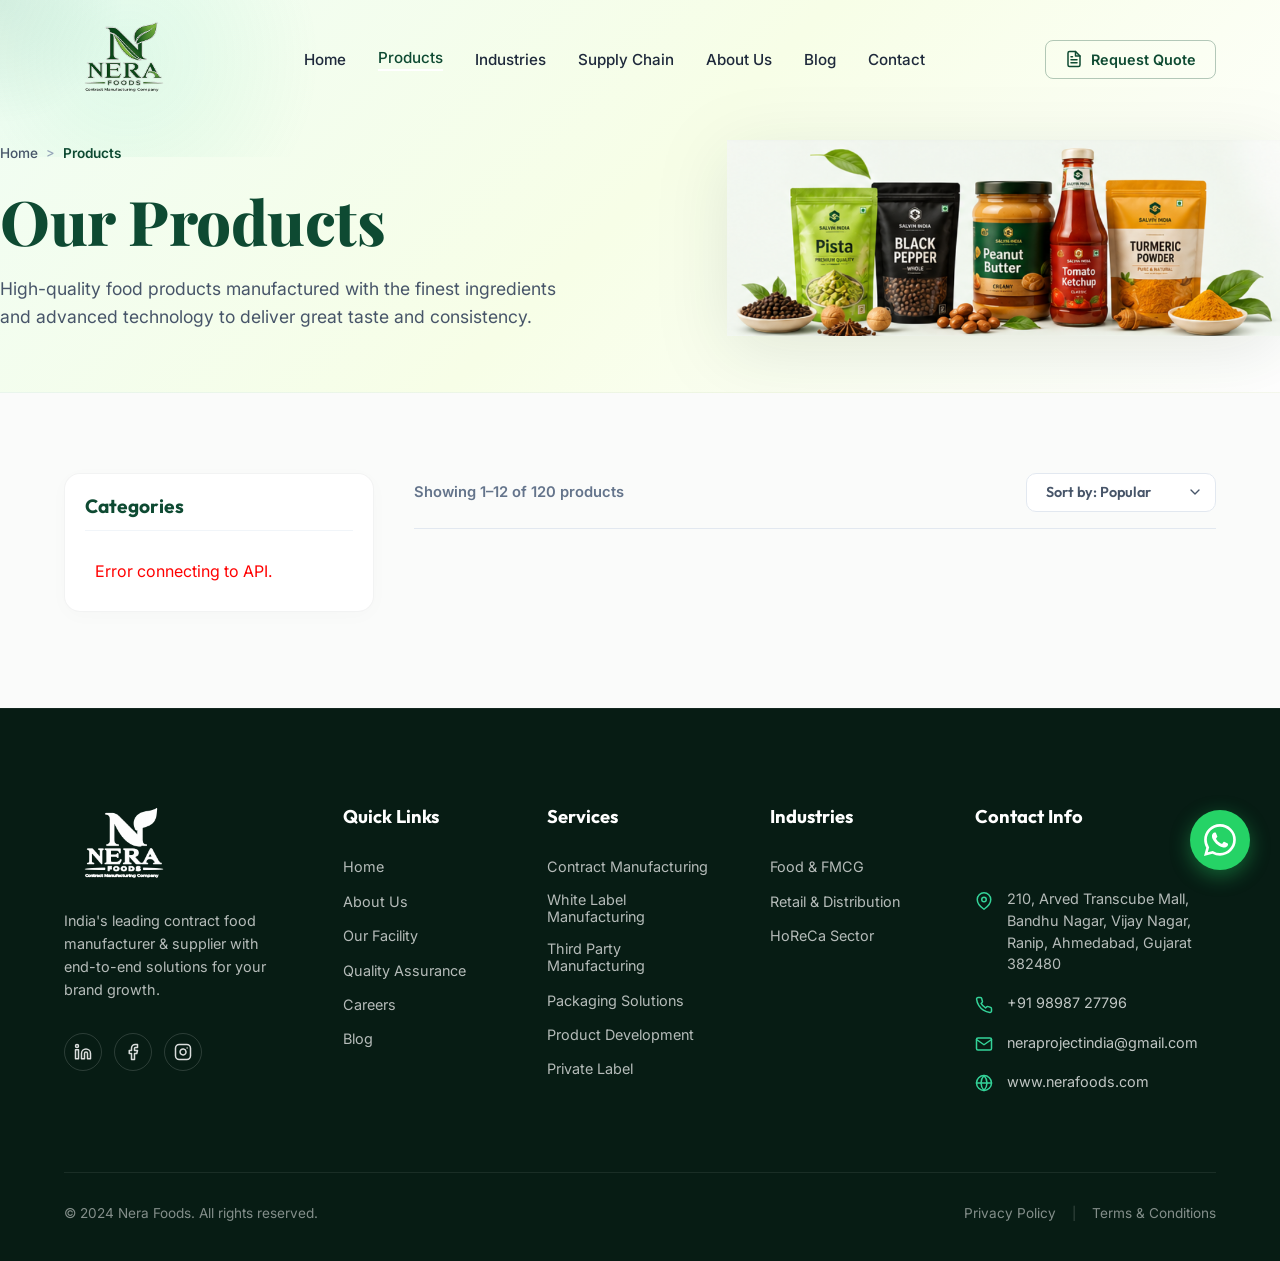
<file: products.html>
<!DOCTYPE html>
<html lang="en">

<head>
    <meta charset="UTF-8">
    <meta name="viewport" content="width=device-width, initial-scale=1.0">
    <title>Our Products | Nera Foods White Label & Contract Packaging</title>
    <meta name="description"
        content="Browse the product range of Nera Foods. High-quality spices, powders, honey, snacks, and private label food products manufactured to the highest standards.">
    <meta name="keywords" content="white label food products, protein powder contract packaging, spices packaging india, private label honey, private label snacks">
    <meta name="robots" content="index, follow">
    <link rel="canonical" href="https://www.nerafoods.com/products.html">

    <!-- Open Graph / Facebook -->
    <meta property="og:type" content="website">
    <meta property="og:url" content="https://www.nerafoods.com/products.html">
    <meta property="og:title" content="Our Products | Nera Foods White Label & Contract Packaging">
    <meta property="og:description" content="Browse the product range of Nera Foods. High-quality spices, powders, honey, snacks, and private label food products manufactured to the highest standards.">
    <meta property="og:image" content="https://www.nerafoods.com/Image/logo.png">

    <!-- Twitter Card -->
    <meta name="twitter:card" content="summary_large_image">
    <meta name="twitter:url" content="https://www.nerafoods.com/products.html">
    <meta name="twitter:title" content="Our Products | Nera Foods White Label & Contract Packaging">
    <meta name="twitter:description" content="Browse the product range of Nera Foods. High-quality spices, powders, honey, snacks, and private label food products manufactured to the highest standards.">
    <meta name="twitter:image" content="https://www.nerafoods.com/Image/logo.png">

    <!-- Schema Markup (Structured Data) -->
    <script type="application/ld+json">
    {
      "@context": "https://schema.org",
      "@type": "CollectionPage",
      "name": "Our Products",
      "description": "Browse the product range of Nera Foods. High-quality spices, powders, honey, snacks, and private label food products.",
      "publisher": {
        "@type": "FoodEstablishment",
        "name": "Nera Foods",
        "image": "https://www.nerafoods.com/Image/logo.png",
        "url": "https://www.nerafoods.com"
      }
    }
    </script>

    <link rel="stylesheet" href="style.css">
    <link rel="preconnect" href="https://fonts.googleapis.com">
    <link rel="preconnect" href="https://fonts.gstatic.com" crossorigin>
    <link
        href="https://fonts.googleapis.com/css2?family=Inter:wght@300;400;500;600;700&family=Outfit:wght@400;500;600;700;800&family=Playfair+Display:ital,wght@0,400..900;1,400..900&display=swap"
        rel="stylesheet">
</head>

<body class="header-light-page">
    <!-- Custom Cursor Glow -->
    <div class="cursor-glow"></div>

    <!-- Header Section -->
    <header class="header">
        <div class="logo">
            <img src="Image/logo.png" alt="Nera Foods Logo" class="logo-img">
        </div>

        <nav class="nav-menu">
            <a href="index.html" class="nav-item">Home</a>
            <a href="products.html" class="nav-item active">Products</a>
            <a href="industries.html" class="nav-item">Industries</a>
            <a href="supply-chain.html" class="nav-item">Supply Chain</a>
            <a href="about.html" class="nav-item">About Us</a>
            <a href="blog.html" class="nav-item">Blog</a>
            <a href="contact.html" class="nav-item">Contact</a>
        </nav>

        <div class="header-actions">
            <a href="https://wa.me/919898727796?text=Hi%20Nera%20Foods%2C%20I%20would%20like%20to%20request%20a%20quotation%20for%20food%20manufacturing%20and%20packaging%20services."
                class="btn btn-outline" target="_blank" rel="noopener noreferrer">
                <svg class="btn-icon" viewBox="0 0 24 24" fill="none" stroke="currentColor" stroke-width="2"
                    stroke-linecap="round" stroke-linejoin="round">
                    <path d="M14 2H6a2 2 0 0 0-2 2v16a2 2 0 0 0 2 2h12a2 2 0 0 0 2-2V8z" />
                    <polyline points="14 2 14 8 20 8" />
                    <line x1="16" y1="13" x2="8" y2="13" />
                    <line x1="16" y1="17" x2="8" y2="17" />
                    <polyline points="10 9 9 9 8 9" />
                </svg>
                Request Quote
            </a>
        </div>

        <!-- Hamburger Menu Toggle -->
        <div class="menu-toggle" id="mobile-menu">
            <span class="bar"></span>
            <span class="bar"></span>
            <span class="bar"></span>
        </div>
    </header>

    <!-- Products Page Hero Section -->
    <section class="products-hero-new">
        <div class="hero-new-container">
            <div class="hero-new-content">
                <nav class="breadcrumbs">
                    <a href="index.html">Home</a>
                    <span class="separator">&gt;</span>
                    <span class="current">Products</span>
                </nav>
                <h1 class="hero-new-title">Our Products</h1>
                <p class="hero-new-desc">
                    High-quality food products manufactured with the finest ingredients and advanced technology to
                    deliver great taste and consistency.
                </p>
            </div>
            <div class="hero-new-image">
                <img src="Image/product_hiro.png" alt="Our Products Composite Group" class="hero-group-img">
            </div>
        </div>
    </section>

    <!-- Main Products Page Layout -->
    <section class="products-layout-section">
        <div class="products-layout-container">
            <!-- Sidebar Area (Left) -->
            <aside class="products-sidebar">
                <div class="sidebar-block categories-block">
                    <h3 class="sidebar-title">Categories</h3>
                    <ul class="categories-list" id="dynamic-categories-list">
                        <!-- Dynamic list items populated via AJAX -->
                    </ul>
                </div>

            </aside>

            <!-- Products Listing Area (Right) -->
            <main class="products-list-area">
                <!-- Products Control Top Bar -->
                <div class="products-control-bar">
                    <div class="products-stats">
                        Showing 1–12 of 120 products
                    </div>
                    <div class="products-controls-right">
                        <!-- Custom Sort Dropdown -->
                        <div class="sort-dropdown-container">
                            <select class="sort-select">
                                <option value="popular">Sort by: Popular</option>
                                <option value="rating">Sort by: Rating</option>
                                <option value="newest">Sort by: Newest</option>
                                <option value="name-asc">Sort by: Name (A-Z)</option>
                            </select>
                        </div>                    </div>
                </div>

                <!-- Products Grid -->
                <div class="products-grid-v2" id="dynamic-products-grid">
                    <!-- Dynamic product cards populated via AJAX -->
                </div>
            </main>
        </div>
    </section>

    <!-- Footer Section -->
    <footer class="footer-section">
        <div class="footer-container">
            <div class="footer-grid">
                <!-- Column 1: Brand Info -->
                <div class="footer-column brand-info-col">
                    <div class="footer-logo">
                        <img src="Image/logo.png" alt="Nera Foods Logo" class="footer-logo-img">
                    </div>
                    <p class="brand-description">India's leading contract food manufacturer & supplier with end-to-end
                        solutions for your brand growth.</p>
                    <div class="social-links">
                        <a href="https://www.linkedin.com/company/salvinindustries/" class="social-link"
                            aria-label="LinkedIn" target="_blank" rel="noopener noreferrer">
                            <svg viewBox="0 0 24 24" fill="none" stroke="currentColor" stroke-width="2"
                                stroke-linecap="round" stroke-linejoin="round">
                                <path
                                    d="M16 8a6 6 0 0 1 6 6v7h-4v-7a2 2 0 0 0-2-2 2 2 0 0 0-2 2v7h-4v-7a6 6 0 0 1 6-6z" />
                                <rect x="2" y="9" width="4" height="12" />
                                <circle cx="4" cy="4" r="2" />
                            </svg>
                        </a>
                        <a href="https://www.facebook.com/share/1EDoTc8i7M/" class="social-link" aria-label="Facebook"
                            target="_blank" rel="noopener noreferrer">
                            <svg viewBox="0 0 24 24" fill="none" stroke="currentColor" stroke-width="2"
                                stroke-linecap="round" stroke-linejoin="round">
                                <path d="M18 2h-3a5 5 0 0 0-5 5v3H7v4h3v8h4v-8h3l1-4h-4V7a1 1 0 0 1 1-1h3z"></path>
                            </svg>
                        </a>
                        <a href="https://www.instagram.com/salvinindia?igsh=eTM0M2psZmMzNHhu" class="social-link"
                            aria-label="Instagram" target="_blank" rel="noopener noreferrer">
                            <svg viewBox="0 0 24 24" fill="none" stroke="currentColor" stroke-width="2"
                                stroke-linecap="round" stroke-linejoin="round">
                                <rect x="2" y="2" width="20" height="20" rx="5" ry="5" />
                                <path d="M16 11.37A4 4 0 1 1 12.63 8 4 4 0 0 1 16 11.37z" />
                                <line x1="17.5" y1="6.5" x2="17.51" y2="6.5" />
                            </svg>
                        </a>
                    </div>
                </div>

                <!-- Column 2: Quick Links -->
                <div class="footer-column">
                    <h3 class="footer-heading">Quick Links</h3>
                    <ul class="footer-links">
                        <li><a href="index.html">Home</a></li>
                        <li><a href="about.html">About Us</a></li>
                        <li><a href="#">Our Facility</a></li>
                        <li><a href="#">Quality Assurance</a></li>
                        <li><a href="#">Careers</a></li>
                        <li><a href="blog.html">Blog</a></li>
                    </ul>
                </div>

                <!-- Column 3: Services -->
                <div class="footer-column">
                    <h3 class="footer-heading">Services</h3>
                    <ul class="footer-links">
                        <li><a href="#">Contract Manufacturing</a></li>
                        <li><a href="#">White Label Manufacturing</a></li>
                        <li><a href="#">Third Party Manufacturing</a></li>
                        <li><a href="#">Packaging Solutions</a></li>
                        <li><a href="#">Product Development</a></li>
                        <li><a href="#">Private Label</a></li>
                    </ul>
                </div>

                <!-- Column 4: Industries -->
                <div class="footer-column">
                    <h3 class="footer-heading">Industries</h3>
                    <ul class="footer-links">
                        <li><a href="industries.html#food-fmcg">Food & FMCG</a></li>
                        <li><a href="industries.html#retail-distribution">Retail & Distribution</a></li>
                        <li><a href="industries.html#horeca">HoReCa Sector</a></li>
                    </ul>
                </div>

                <!-- Column 5: Contact Info -->
                <div class="footer-column contact-info-col">
                    <h3 class="footer-heading">Contact Info</h3>
                    <ul class="footer-contact-list">
                        <li>
                            <svg class="contact-icon" viewBox="0 0 24 24" fill="none" stroke="currentColor"
                                stroke-width="2" stroke-linecap="round" stroke-linejoin="round">
                                <path d="M21 10c0 7-9 13-9 13s-9-6-9-13a9 9 0 0 1 18 0z" />
                                <circle cx="12" cy="10" r="3" />
                            </svg>
                            <span>210, Arved Transcube Mall,<br>Bandhu Nagar, Vijay Nagar,<br>Ranip, Ahmedabad, Gujarat
                                382480</span>
                        </li>
                        <li>
                            <svg class="contact-icon" viewBox="0 0 24 24" fill="none" stroke="currentColor"
                                stroke-width="2" stroke-linecap="round" stroke-linejoin="round">
                                <path
                                    d="M22 16.92v3a2 2 0 0 1-2.18 2 19.79 19.79 0 0 1-8.63-3.07 19.5 19.5 0 0 1-6-6 19.79 19.79 0 0 1-3.07-8.67A2 2 0 0 1 4.11 2h3a2 2 0 0 1 2 1.72 12.84 12.84 0 0 0 .7 2.81 2 2 0 0 1-.45 2.11L8.09 9.91a16 16 0 0 0 6 6l1.27-1.27a2 2 0 0 1 2.11-.45 12.84 12.84 0 0 0 2.81.7A2 2 0 0 1 22 16.92z" />
                            </svg>
                            <a href="tel:+919898727796">+91 98987 27796</a>
                        </li>
                        <li>
                            <svg class="contact-icon" viewBox="0 0 24 24" fill="none" stroke="currentColor"
                                stroke-width="2" stroke-linecap="round" stroke-linejoin="round">
                                <path d="M4 4h16c1.1 0 2 .9 2 2v12c0 1.1-.9 2-2 2H4c-1.1 0-2-.9-2-2V6c0-1.1.9-2 2-2z" />
                                <polyline points="22,6 12,13 2,6" />
                            </svg>
                            <a href="mailto:neraprojectindia@gmail.com">neraprojectindia@gmail.com</a>
                        </li>
                        <li>
                            <svg class="contact-icon" viewBox="0 0 24 24" fill="none" stroke="currentColor"
                                stroke-width="2" stroke-linecap="round" stroke-linejoin="round">
                                <circle cx="12" cy="12" r="10" />
                                <line x1="2" y1="12" x2="22" y2="12" />
                                <path
                                    d="M12 2a15.3 15.3 0 0 1 4 10 15.3 15.3 0 0 1-4 10 15.3 15.3 0 0 1-4-10 15.3 15.3 0 0 1 4-10z" />
                            </svg>
                            <a href="https://www.nerafoods.com" target="_blank"
                                rel="noopener noreferrer">www.nerafoods.com</a>
                        </li>
                    </ul>
                </div>
            </div>

            <div class="footer-bottom">
                <p class="copyright">© 2024 Nera Foods. All rights reserved.</p>
                <div class="footer-bottom-links">
                    <a href="#">Privacy Policy</a>
                    <span class="separator">|</span>
                    <a href="#">Terms & Conditions</a>
                </div>
            </div>
        </div>
    </footer>

    <!-- WhatsApp Floating Widget -->
    <a href="https://wa.me/919898727796?text=Hi%20Nera%20Foods%2C%20I%20have%20an%20inquiry%20about%20your%20food%20manufacturing%20and%20packaging%20services."
        class="whatsapp-float" target="_blank" rel="noopener noreferrer" aria-label="Chat on WhatsApp">
        <svg viewBox="0 0 16 16" fill="currentColor">
            <path d="M13.601 2.326A7.85 7.85 0 0 0 7.994 0C3.627 0 .068 3.558.064 7.926c0 1.399.366 2.76 1.057 3.965L0 16l4.204-1.102a7.9 7.9 0 0 0 3.79.965h.004c4.368 0 7.926-3.558 7.93-7.93A7.9 7.9 0 0 0 13.6 2.326zM7.994 14.521a6.6 6.6 0 0 1-3.356-.92l-.24-.144-2.494.654.666-2.433-.156-.251a6.56 6.56 0 0 1-1.007-3.505c0-3.626 2.957-6.584 6.591-6.584a6.56 6.56 0 0 1 4.66 1.931 6.56 6.56 0 0 1 1.928 4.66c-.004 3.639-2.961 6.592-6.592 6.592m3.615-4.934c-.197-.099-1.17-.578-1.353-.646-.182-.065-.315-.099-.445.099-.133.197-.513.646-.627.775-.114.133-.232.148-.43.05-.197-.1-.836-.308-1.592-.985-.59-.525-.985-1.175-1.103-1.372-.114-.198-.011-.304.088-.403.087-.088.197-.232.296-.346.1-.114.133-.198.198-.33.065-.134.034-.248-.015-.347-.05-.099-.445-1.076-.612-1.47-.16-.389-.323-.335-.445-.34-.114-.007-.247-.007-.38-.007a.73.73 0 0 0-.529.247c-.182.198-.691.677-.691 1.654s.71 1.916.81 2.049c.098.133 1.394 2.132 3.383 2.992.47.205.84.326 1.129.418.475.152.904.129 1.246.08.38-.058 1.171-.48 1.338-.943.164-.464.164-.86.114-.943-.049-.084-.182-.133-.38-.232"/>
        </svg>
    </a>

    <!-- Main JavaScript File -->
    <script src="script.js"></script>
    <script>
    document.addEventListener('DOMContentLoaded', () => {
        const categoriesList = document.getElementById('dynamic-categories-list');
        const productsGrid = document.getElementById('dynamic-products-grid');
        const productsStats = document.querySelector('.products-stats');

        let allCategories = [];

        // Helper: Map category name to custom SVG icons matching products.html design
        function getCategorySvg(name) {
            const lower = name.toLowerCase().trim();
            switch (lower) {
                case 'all categories':
                    return `<svg viewBox="0 0 24 24" fill="none" stroke="currentColor" stroke-width="2"><rect x="3" y="3" width="7" height="7" /><rect x="14" y="3" width="7" height="7" /><rect x="14" y="14" width="7" height="7" /><rect x="3" y="14" width="7" height="7" /></svg>`;
                case 'spices & seasonings':
                case 'spices and seasonings':
                    return `<svg viewBox="0 0 24 24" fill="none" stroke="currentColor" stroke-width="2"><path d="M12 2L2 7l10 5 10-5-10-5zM2 17l10 5 10-5M2 12l10 5 10-5" /></svg>`;
                case 'dry fruits & nuts':
                case 'dry fruits and nuts':
                    return `<svg viewBox="0 0 24 24" fill="none" stroke="currentColor" stroke-width="2"><circle cx="12" cy="12" r="10" /><path d="M12 2a15.3 15.3 0 0 1 4 10 15.3 15.3 0 0 1-4 10 15.3 15.3 0 0 1-4-10 15.3 15.3 0 0 1 4-10z" /></svg>`;
                case 'flours & powders':
                case 'flours and powders':
                    return `<svg viewBox="0 0 24 24" fill="none" stroke="currentColor" stroke-width="2"><path d="M12 2v20M17 5H9.5a3.5 3.5 0 0 0 0 7h5a3.5 3.5 0 0 1 0 7H6" /></svg>`;
                case 'sauces & condiments':
                case 'sauces and condiments':
                    return `<svg viewBox="0 0 24 24" fill="none" stroke="currentColor" stroke-width="2"><path d="M6 18h12M12 2v16M9 22h6" /></svg>`;
                case 'snacks & namkeen':
                case 'snacks and namkeen':
                    return `<svg viewBox="0 0 24 24" fill="none" stroke="currentColor" stroke-width="2"><path d="M12 22c5.523 0 10-4.477 10-10S17.523 2 12 2 2 6.477 2 12s4.477 10 10 10z" /><path d="M8 11.5a1.5 1.5 0 1 0 0-3 1.5 1.5 0 0 0 0 3zM16 11.5a1.5 1.5 0 1 0 0-3 1.5 1.5 0 0 0 0 3zM12 16a3 3 0 0 0 3-3H9a3 3 0 0 0 3 3z" /></svg>`;
                case 'beverages':
                    return `<svg viewBox="0 0 24 24" fill="none" stroke="currentColor" stroke-width="2"><path d="M18 8h1a4 4 0 0 1 0 8h-1M2 8h16v9a4 4 0 0 1-4 4H6a4 4 0 0 1-4-4V8z" /><path d="M6 2v2M10 2v2M14 2v2" /></svg>`;
                case 'ready to eat':
                    return `<svg viewBox="0 0 24 24" fill="none" stroke="currentColor" stroke-width="2"><rect x="2" y="4" width="20" height="16" rx="2" /><path d="M6 12h4M14 8h2v8h-2z" /></svg>`;
                case 'ready to cook':
                    return `<svg viewBox="0 0 24 24" fill="none" stroke="currentColor" stroke-width="2"><path d="M12 2v20M2 12h20" /><circle cx="12" cy="12" r="10" /></svg>`;
                case 'pickles & chutneys':
                case 'pickles and chutneys':
                    return `<svg viewBox="0 0 24 24" fill="none" stroke="currentColor" stroke-width="2"><rect x="5" y="2" width="14" height="20" rx="2" /><path d="M9 6h6M9 10h6" /></svg>`;
                case 'organic products':
                    return `<svg viewBox="0 0 24 24" fill="none" stroke="currentColor" stroke-width="2"><path d="M12 22c5.523 0 10-4.477 10-10S17.523 2 12 2 2 6.477 2 12s4.477 10 10 10z" /><path d="M12 2a15.3 15.3 0 0 1 4 10 15.3 15.3 0 0 1-4 10 15.3 15.3 0 0 1-4-10 15.3 15.3 0 0 1 4-10z" /></svg>`;
                case 'dairy products':
                    return `<svg viewBox="0 0 24 24" fill="none" stroke="currentColor" stroke-width="2"><path d="M6 2h12l3 5v13a2 2 0 0 1-2 2H5a2 2 0 0 1-2-2V7l3-5z" /><line x1="6" y1="2" x2="6" y2="22" /><line x1="18" y1="2" x2="18" y2="22" /></svg>`;
                default:
                    return `<svg viewBox="0 0 24 24" fill="none" stroke="currentColor" stroke-width="2"><path d="M20.59 13.41l-7.17 7.17a2 2 0 0 1-2.83 0L2 12V2h10l8.59 8.59a2 2 0 0 1 0 2.82z" /><line x1="7" y1="7" x2="7.01" y2="7" /></svg>`;
            }
        }

        // Escape HTML to prevent XSS
        function escapeHtml(str) {
            if (!str) return '';
            return str
                .replace(/&/g, '&amp;')
                .replace(/</g, '&lt;')
                .replace(/>/g, '&gt;')
                .replace(/"/g, '&quot;')
                .replace(/'/g, '&#039;');
        }

        // Render skeleton loaders for a smooth, premium loading state
        function renderSkeleton() {
            productsGrid.innerHTML = Array(4).fill().map(() => `
                <div class="product-card-v2 skeleton-card" style="opacity: 0.6; pointer-events: none;">
                    <div class="card-v2-img-box" style="background: #e2e8f0; height: 200px; animation: pulse 1.5s infinite ease-in-out;"></div>
                    <div class="card-v2-details">
                        <div style="background: #e2e8f0; height: 18px; width: 70%; margin-bottom: 10px; animation: pulse 1.5s infinite ease-in-out;"></div>
                        <div style="background: #e2e8f0; height: 14px; width: 40%; margin-bottom: 15px; animation: pulse 1.5s infinite ease-in-out;"></div>
                        <div style="background: #e2e8f0; height: 12px; width: 50%; margin-bottom: 20px; animation: pulse 1.5s infinite ease-in-out;"></div>
                        <div style="background: #e2e8f0; height: 35px; width: 100%; animation: pulse 1.5s infinite ease-in-out;"></div>
                    </div>
                </div>
            `).join('');
        }

        // Add keyframes stylesheet rule for skeleton loader pulse animation
        const styleSheet = document.createElement("style");
        styleSheet.innerText = `
            @keyframes pulse {
                0%, 100% { opacity: 0.6; }
                50% { opacity: 1; }
            }
        `;
        document.head.appendChild(styleSheet);

        // Fetch and render products for a specific category ID
        async function loadProducts(categoryId, categoryName) {
            renderSkeleton();
            try {
                const response = await fetch(`api.php?action=products&category_id=${categoryId}`);
                const json = await response.json();
                if (json.success) {
                    renderProducts(json.data, categoryName);
                } else {
                    productsGrid.innerHTML = `<p style="grid-column:1/-1;text-align:center;color:red;padding:20px;">Failed to load products: ${escapeHtml(json.message)}</p>`;
                }
            } catch (error) {
                productsGrid.innerHTML = `<p style="grid-column:1/-1;text-align:center;color:red;padding:20px;">Error connecting to API server.</p>`;
            }
        }

        // Render product grid cards
        function renderProducts(products, categoryName) {
            productsGrid.innerHTML = '';
            
            // Update stats top bar
            productsStats.textContent = `Showing ${products.length} product${products.length !== 1 ? 's' : ''} under "${categoryName}"`;

            if (products.length === 0) {
                productsGrid.innerHTML = `
                    <div class="no-products-found" style="grid-column: 1 / -1; text-align: center; padding: 60px 20px; color: var(--text-muted);">
                        <svg viewBox="0 0 24 24" fill="none" stroke="currentColor" stroke-width="2" style="width: 64px; height: 64px; margin: 0 auto 15px; stroke: #999; display: block;">
                            <circle cx="12" cy="12" r="10" />
                            <line x1="8" y1="12" x2="16" y2="12" />
                        </svg>
                        <h4 style="font-family: 'Outfit', sans-serif; font-size: 1.25rem; color: var(--text-dark); margin-bottom: 5px;">No Products Found</h4>
                        <p style="font-family: 'Inter', sans-serif; font-size: 0.95rem;">There are currently no products uploaded under this category.</p>
                    </div>`;
                return;
            }

            products.forEach(prod => {
                // Pseudo-random rating based on product ID to make the product list look organic and complete
                const rating = (4.5 + ((prod.id * 7) % 5) * 0.1).toFixed(1);
                const waText = encodeURIComponent(`Hi Nera Foods, I would like to know more details about your ${prod.name}.`);
                
                const card = document.createElement('div');
                card.className = 'product-card-v2';
                card.innerHTML = `
                    <div class="card-v2-img-box">
                        <img src="${escapeHtml(prod.image)}" alt="${escapeHtml(prod.name)}" class="card-v2-img">
                    </div>
                    <div class="card-v2-details">
                        <h4 class="card-v2-title">${escapeHtml(prod.name)}</h4>
                        <p class="card-v2-meta">${escapeHtml(prod.rate || 'Standard Pouch')}</p>
                        <div class="card-v2-rating">
                            <div class="rating-stars">
                                ${Array(5).fill().map(() => `
                                    <svg class="star-icon" viewBox="0 0 24 24" fill="currentColor">
                                        <polygon points="12 2 15.09 8.26 22 9.27 17 14.14 18.18 21.02 12 17.77 5.82 21.02 7 14.14 2 9.27 8.91 8.26 12 2" />
                                    </svg>
                                `).join('')}
                            </div>
                            <span class="rating-text">(${rating})</span>
                        </div>
                        <a href="https://wa.me/919898727796?text=${waText}"
                            class="btn-card-cta" target="_blank" rel="noopener noreferrer">
                            View Details
                            <span class="cta-arrow">&rarr;</span>
                        </a>
                    </div>
                `;
                productsGrid.appendChild(card);
            });
        }

        // Fetch and render category list
        async function loadCategories() {
            try {
                const response = await fetch('api.php?action=categories');
                const json = await response.json();
                if (json.success && json.data.length > 0) {
                    allCategories = json.data;
                    renderCategories();
                    
                    // Get active category ID from URL parameters
                    const urlParams = new URLSearchParams(window.location.search);
                    const queryCatId = urlParams.get('category_id');
                    
                    let startCategory = { id: 0, name: 'All Categories' };
                    if (queryCatId) {
                        const parsedId = parseInt(queryCatId);
                        const matched = allCategories.find(c => c.id === parsedId);
                        if (matched) startCategory = matched;
                    }
                    
                    // Set initial active item
                    setActiveCategoryItem(startCategory.id);
                    loadProducts(startCategory.id, startCategory.name);
                } else {
                    categoriesList.innerHTML = '<p style="padding: 10px; color: red;">Failed to load categories.</p>';
                }
            } catch (error) {
                categoriesList.innerHTML = '<p style="padding: 10px; color: red;">Error connecting to API.</p>';
            }
        }

        // Render sidebar category items
        function renderCategories() {
            categoriesList.innerHTML = '';
            
            // Prepend All Categories item
            const categoriesToRender = [{ id: 0, name: 'All Categories' }, ...allCategories];
            
            categoriesToRender.forEach(cat => {
                const li = document.createElement('li');
                li.className = 'category-item';
                li.dataset.id = cat.id;
                
                li.innerHTML = `
                    <a href="?${cat.id ? `category_id=${cat.id}` : ''}" class="category-link">
                        <span class="category-text">${escapeHtml(cat.name)}</span>
                        <span class="category-arrow">&gt;</span>
                    </a>
                `;
                
                // Handle AJAX sidebar clicks
                li.addEventListener('click', (e) => {
                    e.preventDefault();
                    setActiveCategoryItem(cat.id);
                    
                    // Update browser URL query parameter dynamically without reload
                    if (cat.id) {
                        history.pushState(null, '', `?category_id=${cat.id}`);
                    } else {
                        history.pushState(null, '', window.location.pathname);
                    }
                    
                    // Fetch products dynamically
                    loadProducts(cat.id, cat.name);
                });

                categoriesList.appendChild(li);
            });
        }

        // Helper: Set visual active status in sidebar list
        function setActiveCategoryItem(categoryId) {
            const items = categoriesList.querySelectorAll('.category-item');
            items.forEach(item => {
                if (parseInt(item.dataset.id) === categoryId) {
                    item.classList.add('active');
                } else {
                    item.classList.remove('active');
                }
            });
        }

        // Start loading database contents
        loadCategories();
    });
    </script>
</body>

</html>
</file>
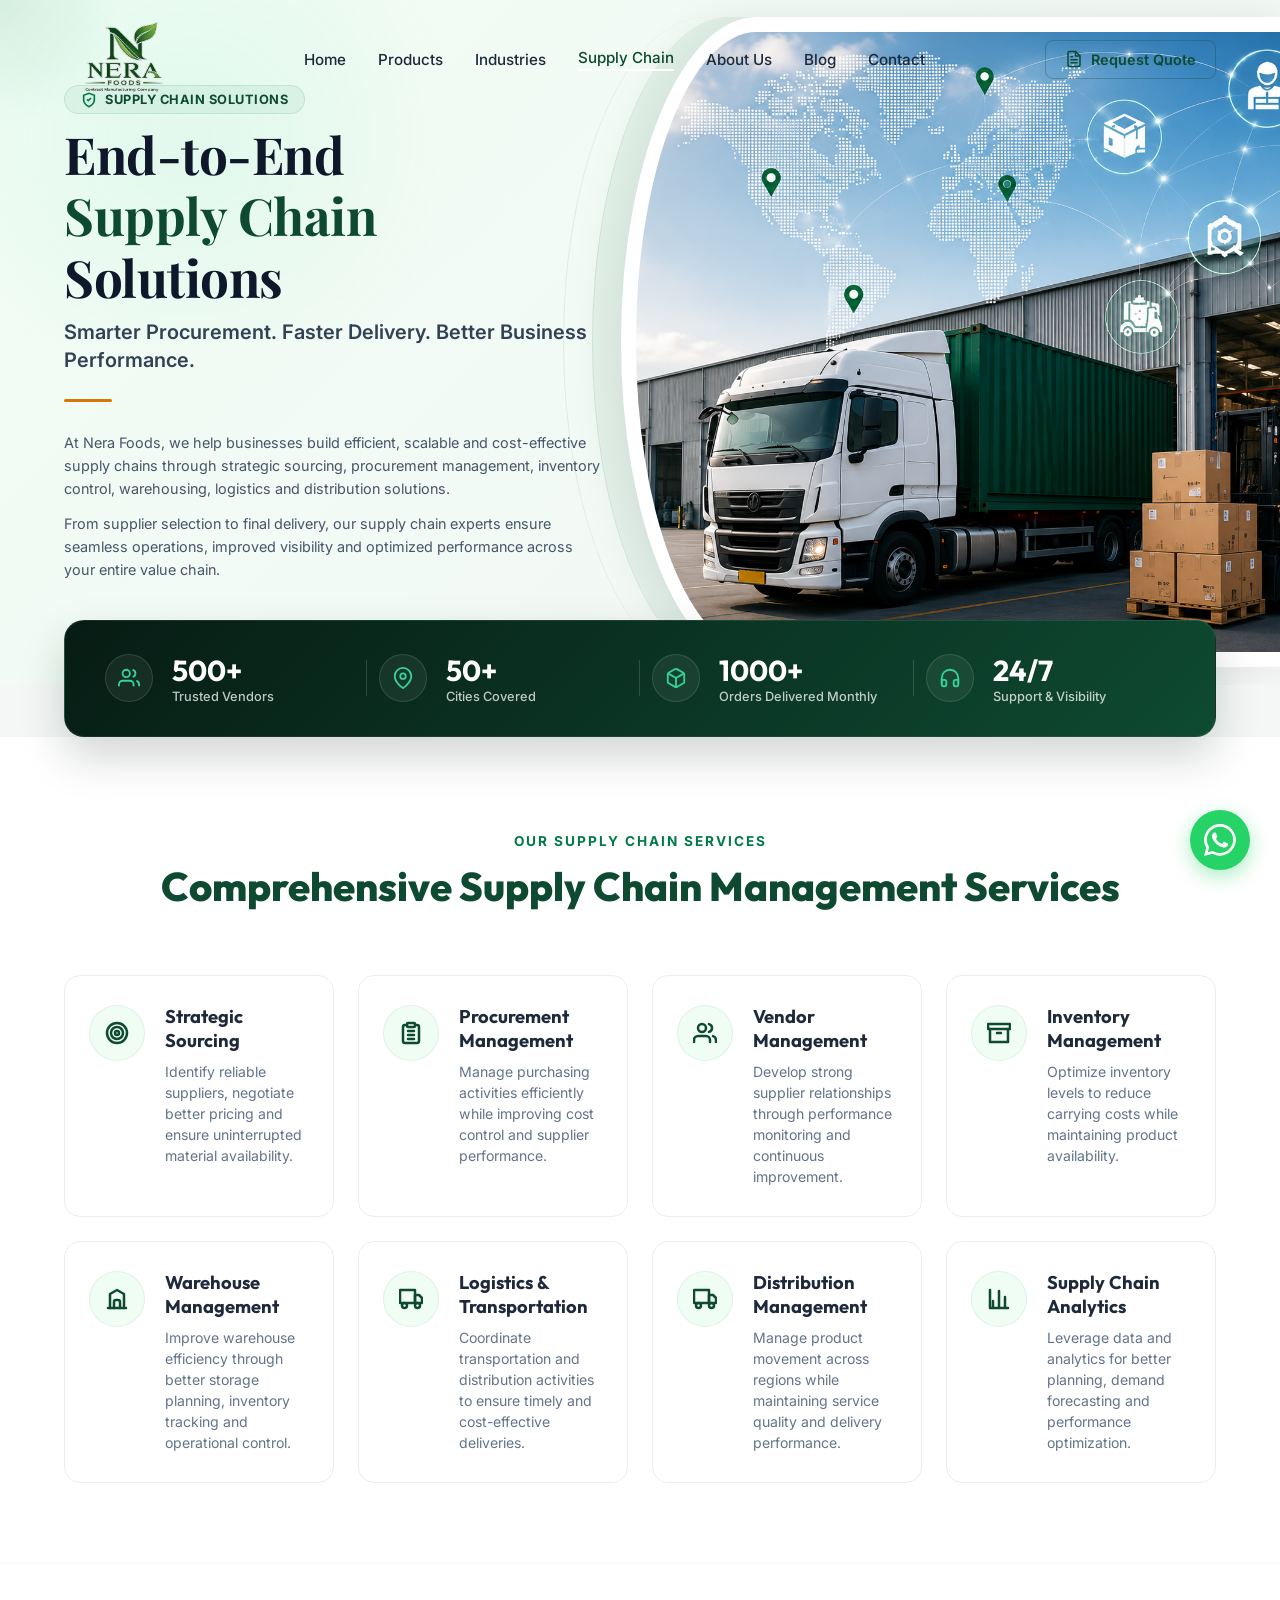
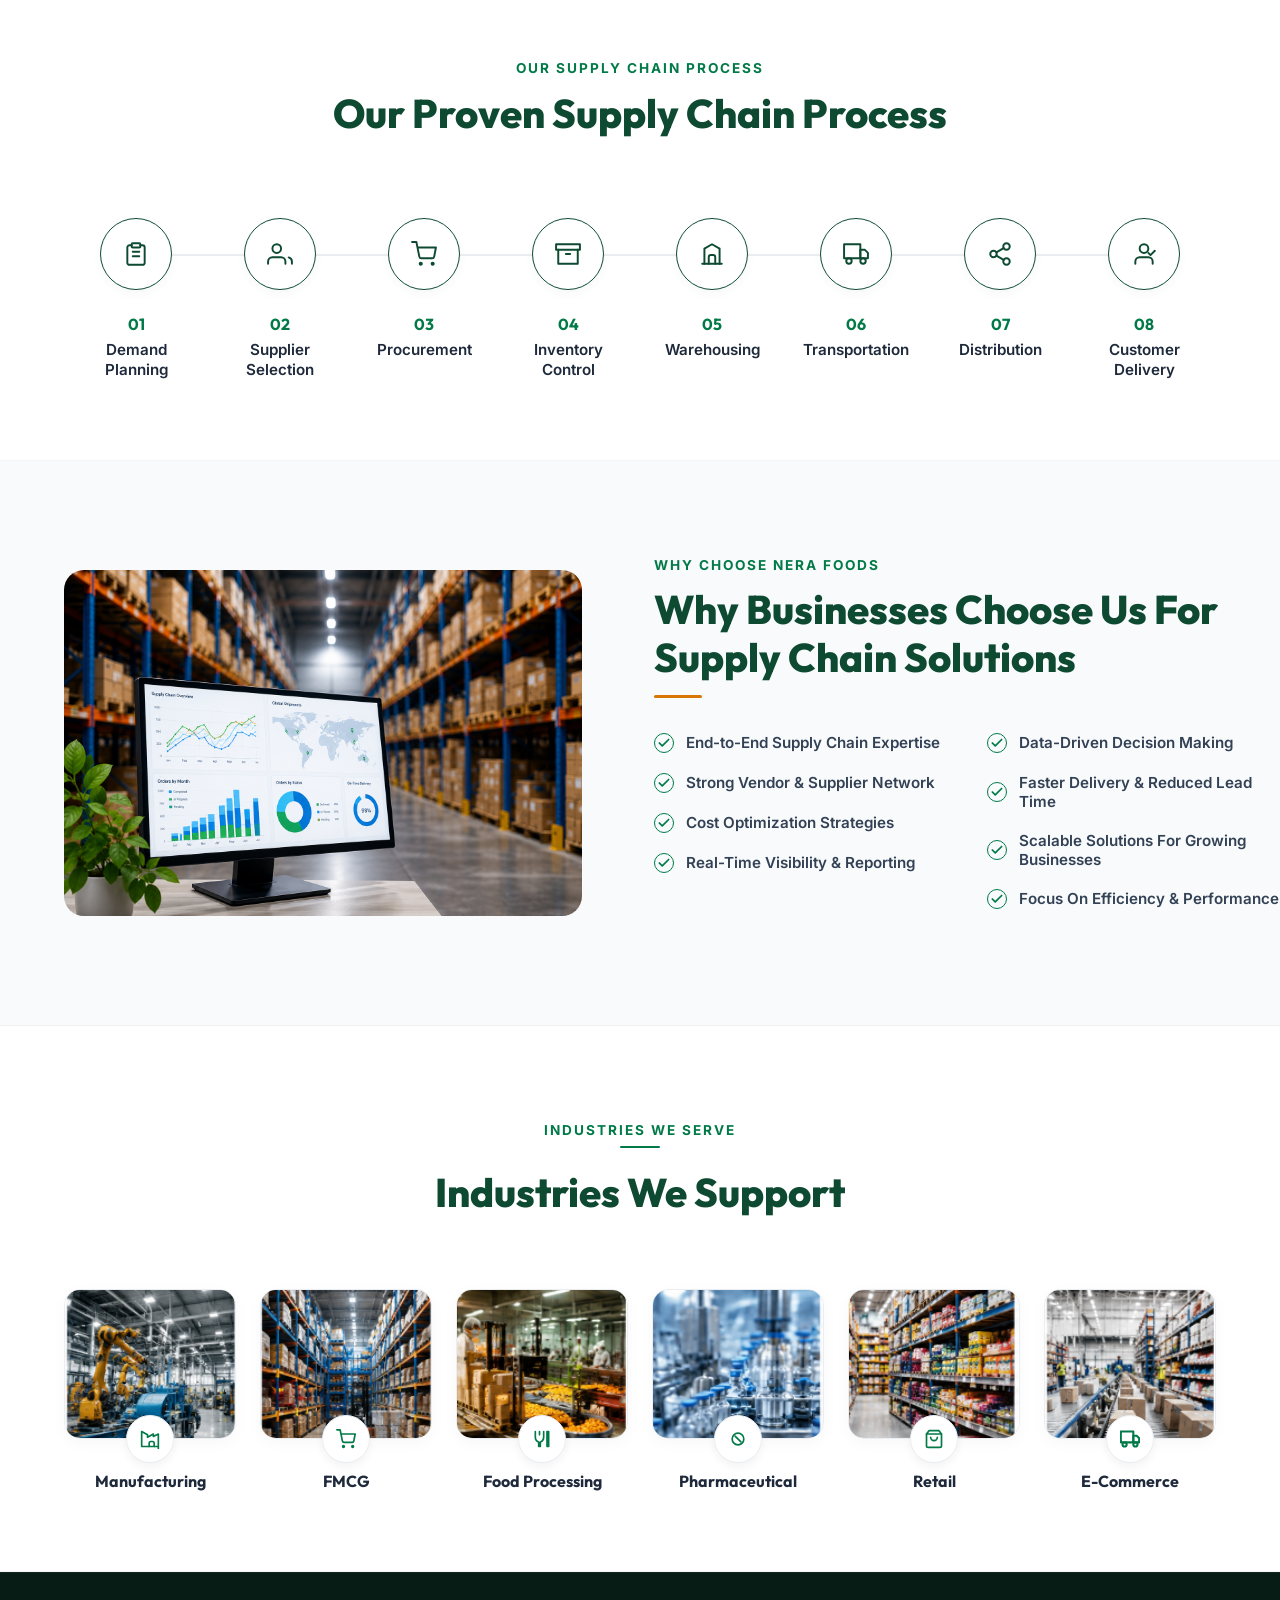
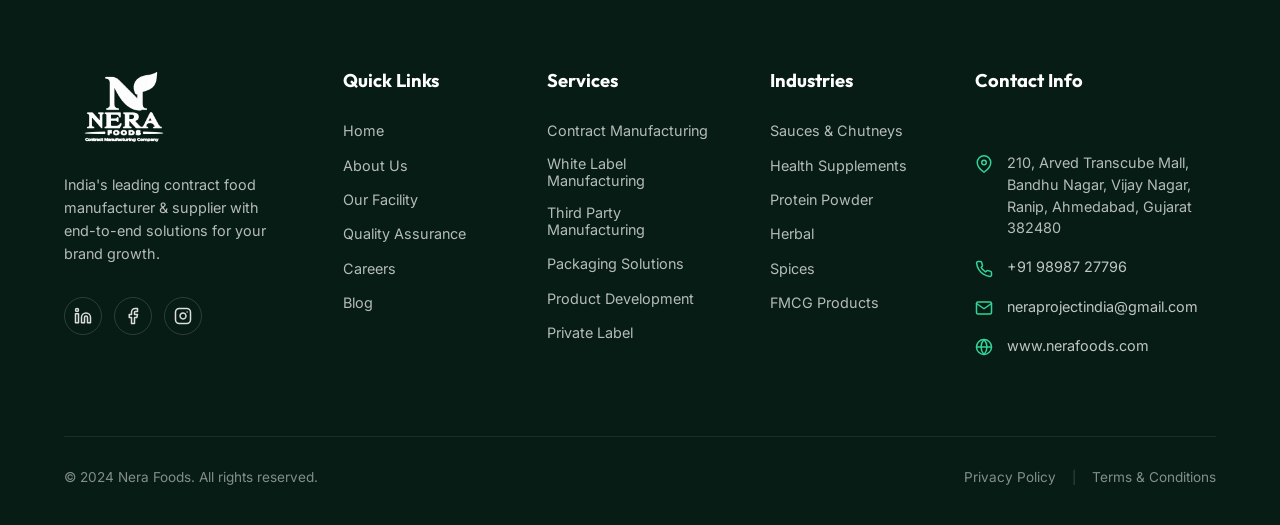
<file: supply-chain.html>
<!DOCTYPE html>
<html lang="en">

<head>
    <meta charset="UTF-8">
    <meta name="viewport" content="width=device-width, initial-scale=1.0">
    <title>End-to-End Supply Chain Solutions | Nera Foods Logistics</title>
    <meta name="description"
        content="Streamline your food brand operations with Nera Foods' end-to-end supply chain, strategic sourcing, procurement, warehousing, and distribution solutions.">
    <meta name="keywords" content="food supply chain solutions, strategic sourcing logistics india, warehousing distribution, inventory management food">
    <meta name="robots" content="index, follow">
    <link rel="canonical" href="https://www.nerafoods.com/supply-chain.html">

    <!-- Open Graph / Facebook -->
    <meta property="og:type" content="website">
    <meta property="og:url" content="https://www.nerafoods.com/supply-chain.html">
    <meta property="og:title" content="End-to-End Supply Chain Solutions | Nera Foods Logistics">
    <meta property="og:description" content="Streamline your food brand operations with Nera Foods' end-to-end supply chain, strategic sourcing, procurement, warehousing, and distribution solutions.">
    <meta property="og:image" content="https://www.nerafoods.com/Image/logo.png">

    <!-- Twitter Card -->
    <meta name="twitter:card" content="summary_large_image">
    <meta name="twitter:url" content="https://www.nerafoods.com/supply-chain.html">
    <meta name="twitter:title" content="End-to-End Supply Chain Solutions | Nera Foods Logistics">
    <meta name="twitter:description" content="Streamline your food brand operations with Nera Foods' end-to-end supply chain, strategic sourcing, procurement, warehousing, and distribution solutions.">
    <meta name="twitter:image" content="https://www.nerafoods.com/Image/logo.png">

    <!-- Schema Markup (Structured Data) -->
    <script type="application/ld+json">
    {
      "@context": "https://schema.org",
      "@type": "WebPage",
      "name": "End-to-End Supply Chain Solutions",
      "description": "Streamline your food brand operations with Nera Foods' end-to-end supply chain, strategic sourcing, procurement, warehousing, and distribution solutions.",
      "publisher": {
        "@type": "FoodEstablishment",
        "name": "Nera Foods",
        "image": "https://www.nerafoods.com/Image/logo.png",
        "url": "https://www.nerafoods.com"
      }
    }
    </script>

    <link rel="stylesheet" href="style.css">
    <link rel="preconnect" href="https://fonts.googleapis.com">
    <link rel="preconnect" href="https://fonts.gstatic.com" crossorigin>
    <link
        href="https://fonts.googleapis.com/css2?family=Inter:wght@300;400;500;600;700&family=Outfit:wght@400;500;600;700;800&family=Playfair+Display:ital,wght@0,400..900;1,400..900&display=swap"
        rel="stylesheet">
</head>

<body class="header-light-page">
    <!-- Custom Cursor Glow -->
    <div class="cursor-glow"></div>

    <!-- Header Section -->
    <header class="header">
        <div class="logo">
            <img src="Image/logo.png" alt="Nera Foods Logo" class="logo-img">
        </div>

        <nav class="nav-menu">
            <a href="index.html" class="nav-item">Home</a>
            <a href="products.html" class="nav-item">Products</a>
            <a href="industries.html" class="nav-item">Industries</a>
            <a href="supply-chain.html" class="nav-item active">Supply Chain</a>
            <a href="about.html" class="nav-item">About Us</a>
            <a href="blog.html" class="nav-item">Blog</a>
            <a href="contact.html" class="nav-item">Contact</a>
        </nav>

        <div class="header-actions">
            <a href="https://wa.me/919898727796?text=Hi%20Nera%20Foods%2C%20I%20would%20like%20to%20request%20a%20quotation%20for%20food%20manufacturing%20and%20packaging%20services." class="btn btn-outline" target="_blank" rel="noopener noreferrer">
                <svg class="btn-icon" viewBox="0 0 24 24" fill="none" stroke="currentColor" stroke-width="2"
                    stroke-linecap="round" stroke-linejoin="round">
                    <path d="M14 2H6a2 2 0 0 0-2 2v16a2 2 0 0 0 2 2h12a2 2 0 0 0 2-2V8z" />
                    <polyline points="14 2 14 8 20 8" />
                    <line x1="16" y1="13" x2="8" y2="13" />
                    <line x1="16" y1="17" x2="8" y2="17" />
                    <polyline points="10 9 9 9 8 9" />
                </svg>
                Request Quote
            </a>
        </div>

        <!-- Hamburger Menu Toggle -->
        <div class="menu-toggle" id="mobile-menu">
            <span class="bar"></span>
            <span class="bar"></span>
            <span class="bar"></span>
        </div>
    </header>

    <!-- Supply Chain Hero Section -->
    <main class="supply-chain-hero">
        <div class="sc-hero-container">
            <!-- Left Content Column -->
            <div class="sc-hero-content">

                <div class="sc-badge-solutions">
                    <svg class="sc-badge-icon" viewBox="0 0 24 24" fill="none" stroke="currentColor" stroke-width="2.5">
                        <path d="M12 22s8-4 8-10V5l-8-3-8 3v7c0 6 8 10 8 10z" />
                        <path d="m9 11 2 2 4-4" />
                    </svg>
                    <span>SUPPLY CHAIN SOLUTIONS</span>
                </div>

                <h1 class="sc-hero-title">
                    End-to-End <br><span>Supply Chain</span> <br class="mobile-br">Solutions
                </h1>

                <!-- Mobile Hero Image -->
                <div class="sc-hero-image-mobile">
                    <img src="Image/supply_chain.png" alt="Nera Foods Supply Chain Solutions" class="sc-hero-img-m">
                </div>

                <p class="sc-hero-subtitle">
                    Smarter Procurement. Faster Delivery. Better Business Performance.
                </p>

                <div class="sc-hero-underline"></div>

                <div class="sc-hero-desc">
                    <p>At Nera Foods, we help businesses build efficient, scalable and cost-effective supply chains through strategic sourcing, procurement management, inventory control, warehousing, logistics and distribution solutions.</p>
                    <p>From supplier selection to final delivery, our supply chain experts ensure seamless operations, improved visibility and optimized performance across your entire value chain.</p>
                </div>
            </div>

            <!-- Right Visual Column Placeholder to maintain grid on desktop -->
            <div class="sc-hero-visual-placeholder"></div>
        </div>

        <!-- Right Visual Column (Curved Frame) - Positioned absolute relative to main hero -->
        <div class="sc-visual-container">
            <div class="sc-outer-ring-1"></div>
            <div class="sc-outer-ring-2"></div>
            <div class="sc-curved-container">
                <img src="Image/supply_chain.png" alt="Nera Foods Supply Chain Solutions" class="sc-hero-img">
            </div>
        </div>

    </main>

    <!-- Stats Banner (Overlap layout - positioned outside main to prevent overflow clipping) -->
    <div class="sc-stats-banner">
        <div class="sc-stats-container">
            <div class="sc-stat-item">
                <div class="sc-stat-icon">
                    <svg viewBox="0 0 24 24" fill="none" stroke="currentColor" stroke-width="2">
                        <path d="M17 21v-2a4 4 0 0 0-4-4H5a4 4 0 0 0-4 4v2" />
                        <circle cx="9" cy="7" r="4" />
                        <path d="M23 21v-2a4 4 0 0 0-3-3.87" />
                        <path d="M16 3.13a4 4 0 0 1 0 7.75" />
                    </svg>
                </div>
                <div class="sc-stat-text">
                    <div class="sc-stat-number">500+</div>
                    <div class="sc-stat-label">Trusted Vendors</div>
                </div>
            </div>

            <div class="sc-stat-item">
                <div class="sc-stat-icon">
                    <svg viewBox="0 0 24 24" fill="none" stroke="currentColor" stroke-width="2">
                        <path d="M21 10c0 7-9 13-9 13s-9-6-9-13a9 9 0 0 1 18 0z" />
                        <circle cx="12" cy="10" r="3" />
                    </svg>
                </div>
                <div class="sc-stat-text">
                    <div class="sc-stat-number">50+</div>
                    <div class="sc-stat-label">Cities Covered</div>
                </div>
            </div>

            <div class="sc-stat-item">
                <div class="sc-stat-icon">
                    <svg viewBox="0 0 24 24" fill="none" stroke="currentColor" stroke-width="2">
                        <path d="M21 16V8a2 2 0 0 0-1-1.73l-7-4a2 2 0 0 0-2 0l-7 4A2 2 0 0 0 3 8v8a2 2 0 0 0 1 1.73l7 4a2 2 0 0 0 2 0l7-4A2 2 0 0 0 21 16z" />
                        <polyline points="3.27 6.96 12 12.01 20.73 6.96" />
                        <line x1="12" y1="22.08" x2="12" y2="12" />
                    </svg>
                </div>
                <div class="sc-stat-text">
                    <div class="sc-stat-number">1000+</div>
                    <div class="sc-stat-label">Orders Delivered Monthly</div>
                </div>
            </div>

            <div class="sc-stat-item">
                <div class="sc-stat-icon">
                    <svg viewBox="0 0 24 24" fill="none" stroke="currentColor" stroke-width="2">
                        <path d="M3 18v-6a9 9 0 0 1 18 0v6" />
                        <path d="M21 19a2 2 0 0 1-2 2h-1a2 2 0 0 1-2-2v-3a2 2 0 0 1 2-2h3zM3 19a2 2 0 0 0 2 2h1a2 2 0 0 0 2-2v-3a2 2 0 0 0-2-2H3z" />
                    </svg>
                </div>
                <div class="sc-stat-text">
                    <div class="sc-stat-number">24/7</div>
                    <div class="sc-stat-label">Support & Visibility</div>
                </div>
            </div>
        </div>
    </div>

    <!-- Core Capabilities Section -->
    <section class="sc-capabilities-section">
        <div class="sc-capabilities-container">
            <div class="sc-capabilities-header">
                <span class="sc-capabilities-tagline">OUR SUPPLY CHAIN SERVICES</span>
                <h2 class="sc-capabilities-title">Comprehensive Supply Chain Management Services</h2>
            </div>

            <div class="sc-capabilities-grid">
                <!-- Card 1: Strategic Sourcing -->
                <div class="sc-capability-card">
                    <div class="sc-card-icon-box">
                        <svg viewBox="0 0 24 24" fill="none" stroke="currentColor" stroke-width="2.5" stroke-linecap="round" stroke-linejoin="round">
                            <circle cx="12" cy="12" r="10" />
                            <circle cx="12" cy="12" r="6" />
                            <circle cx="12" cy="12" r="2" />
                        </svg>
                    </div>
                    <div class="sc-card-content">
                        <h3 class="sc-card-title">Strategic Sourcing</h3>
                        <p class="sc-card-desc">Identify reliable suppliers, negotiate better pricing and ensure uninterrupted material availability.</p>
                    </div>
                </div>

                <!-- Card 2: Procurement Management -->
                <div class="sc-capability-card">
                    <div class="sc-card-icon-box">
                        <svg viewBox="0 0 24 24" fill="none" stroke="currentColor" stroke-width="2.5" stroke-linecap="round" stroke-linejoin="round">
                            <path d="M16 4h2a2 2 0 0 1 2 2v14a2 2 0 0 1-2 2H6a2 2 0 0 1-2-2V6a2 2 0 0 1 2-2h2" />
                            <rect x="8" y="2" width="8" height="4" rx="1" ry="1" />
                            <path d="M9 14h6" />
                            <path d="M9 10h6" />
                            <path d="M9 18h6" />
                        </svg>
                    </div>
                    <div class="sc-card-content">
                        <h3 class="sc-card-title">Procurement Management</h3>
                        <p class="sc-card-desc">Manage purchasing activities efficiently while improving cost control and supplier performance.</p>
                    </div>
                </div>

                <!-- Card 3: Vendor Management -->
                <div class="sc-capability-card">
                    <div class="sc-card-icon-box">
                        <svg viewBox="0 0 24 24" fill="none" stroke="currentColor" stroke-width="2.5" stroke-linecap="round" stroke-linejoin="round">
                            <path d="M17 21v-2a4 4 0 0 0-4-4H5a4 4 0 0 0-4 4v2" />
                            <circle cx="9" cy="7" r="4" />
                            <path d="M23 21v-2a4 4 0 0 0-3-3.87" />
                            <path d="M16 3.13a4 4 0 0 1 0 7.75" />
                        </svg>
                    </div>
                    <div class="sc-card-content">
                        <h3 class="sc-card-title">Vendor Management</h3>
                        <p class="sc-card-desc">Develop strong supplier relationships through performance monitoring and continuous improvement.</p>
                    </div>
                </div>

                <!-- Card 4: Inventory Management -->
                <div class="sc-capability-card">
                    <div class="sc-card-icon-box">
                        <svg viewBox="0 0 24 24" fill="none" stroke="currentColor" stroke-width="2.5" stroke-linecap="round" stroke-linejoin="round">
                            <polyline points="21 8 21 21 3 21 3 8" />
                            <rect x="1" y="3" width="22" height="5" />
                            <line x1="10" y1="12" x2="14" y2="12" />
                        </svg>
                    </div>
                    <div class="sc-card-content">
                        <h3 class="sc-card-title">Inventory Management</h3>
                        <p class="sc-card-desc">Optimize inventory levels to reduce carrying costs while maintaining product availability.</p>
                    </div>
                </div>

                <!-- Card 5: Warehouse Management -->
                <div class="sc-capability-card">
                    <div class="sc-card-icon-box">
                        <svg viewBox="0 0 24 24" fill="none" stroke="currentColor" stroke-width="2.5" stroke-linecap="round" stroke-linejoin="round">
                            <path d="M3 21h18" />
                            <path d="M9 21v-6a2 2 0 0 1 2-2h2a2 2 0 0 1 2 2v6" />
                            <path d="M5 21V7l7-4 7 4v14" />
                        </svg>
                    </div>
                    <div class="sc-card-content">
                        <h3 class="sc-card-title">Warehouse Management</h3>
                        <p class="sc-card-desc">Improve warehouse efficiency through better storage planning, inventory tracking and operational control.</p>
                    </div>
                </div>

                <!-- Card 6: Logistics & Transportation -->
                <div class="sc-capability-card">
                    <div class="sc-card-icon-box">
                        <svg viewBox="0 0 24 24" fill="none" stroke="currentColor" stroke-width="2.5" stroke-linecap="round" stroke-linejoin="round">
                            <rect x="1" y="3" width="15" height="13" />
                            <polygon points="16 8 20 8 23 11 23 16 16 16" />
                            <circle cx="5.5" cy="18.5" r="2.5" />
                            <circle cx="18.5" cy="18.5" r="2.5" />
                        </svg>
                    </div>
                    <div class="sc-card-content">
                        <h3 class="sc-card-title">Logistics & Transportation</h3>
                        <p class="sc-card-desc">Coordinate transportation and distribution activities to ensure timely and cost-effective deliveries.</p>
                    </div>
                </div>

                <!-- Card 7: Distribution Management -->
                <div class="sc-capability-card">
                    <div class="sc-card-icon-box">
                        <svg viewBox="0 0 24 24" fill="none" stroke="currentColor" stroke-width="2.5" stroke-linecap="round" stroke-linejoin="round">
                            <rect x="1" y="3" width="15" height="13" />
                            <polygon points="16 8 20 8 23 11 23 16 16 16" />
                            <circle cx="5.5" cy="18.5" r="2.5" />
                            <circle cx="18.5" cy="18.5" r="2.5" />
                        </svg>
                    </div>
                    <div class="sc-card-content">
                        <h3 class="sc-card-title">Distribution Management</h3>
                        <p class="sc-card-desc">Manage product movement across regions while maintaining service quality and delivery performance.</p>
                    </div>
                </div>

                <!-- Card 8: Supply Chain Analytics -->
                <div class="sc-capability-card">
                    <div class="sc-card-icon-box">
                        <svg viewBox="0 0 24 24" fill="none" stroke="currentColor" stroke-width="2.5" stroke-linecap="round" stroke-linejoin="round">
                            <line x1="18" y1="20" x2="18" y2="10" />
                            <line x1="12" y1="20" x2="12" y2="4" />
                            <line x1="6" y1="20" x2="6" y2="14" />
                            <path d="M3 3v18h18" />
                        </svg>
                    </div>
                    <div class="sc-card-content">
                        <h3 class="sc-card-title">Supply Chain Analytics</h3>
                        <p class="sc-card-desc">Leverage data and analytics for better planning, demand forecasting and performance optimization.</p>
                    </div>
                </div>
            </div>
        </div>
    </section>

    <!-- Supply Chain Process Section -->
    <section class="sc-process-section">
        <div class="sc-process-container">
            <div class="sc-process-header">
                <span class="sc-process-tagline">OUR SUPPLY CHAIN PROCESS</span>
                <h2 class="sc-process-title">Our Proven Supply Chain Process</h2>
            </div>

            <div class="sc-process-timeline-wrapper">
                <div class="sc-process-line"></div>
                <div class="sc-process-steps">
                    <!-- Step 1: Demand Planning -->
                    <div class="sc-process-step">
                        <div class="sc-step-icon-circle">
                            <svg viewBox="0 0 24 24" fill="none" stroke="currentColor" stroke-width="2" stroke-linecap="round" stroke-linejoin="round">
                                <path d="M16 4h2a2 2 0 0 1 2 2v14a2 2 0 0 1-2 2H6a2 2 0 0 1-2-2V6a2 2 0 0 1 2-2h2" />
                                <rect x="8" y="2" width="8" height="4" rx="1" ry="1" />
                                <path d="M9 14h6" />
                                <path d="M9 10h6" />
                            </svg>
                        </div>
                        <div class="sc-step-info">
                            <span class="sc-step-number">01</span>
                            <h4 class="sc-step-label">Demand Planning</h4>
                        </div>
                    </div>

                    <!-- Step 2: Supplier Selection -->
                    <div class="sc-process-step">
                        <div class="sc-step-icon-circle">
                            <svg viewBox="0 0 24 24" fill="none" stroke="currentColor" stroke-width="2" stroke-linecap="round" stroke-linejoin="round">
                                <path d="M17 21v-2a4 4 0 0 0-4-4H5a4 4 0 0 0-4 4v2" />
                                <circle cx="9" cy="7" r="4" />
                                <path d="M23 21v-2a4 4 0 0 0-3-3.87" />
                            </svg>
                        </div>
                        <div class="sc-step-info">
                            <span class="sc-step-number">02</span>
                            <h4 class="sc-step-label">Supplier Selection</h4>
                        </div>
                    </div>

                    <!-- Step 3: Procurement -->
                    <div class="sc-process-step">
                        <div class="sc-step-icon-circle">
                            <svg viewBox="0 0 24 24" fill="none" stroke="currentColor" stroke-width="2" stroke-linecap="round" stroke-linejoin="round">
                                <circle cx="9" cy="21" r="1" />
                                <circle cx="20" cy="21" r="1" />
                                <path d="M1 1h4l2.68 13.39a2 2 0 0 0 2 1.61h9.72a2 2 0 0 0 2-1.61L23 6H6" />
                            </svg>
                        </div>
                        <div class="sc-step-info">
                            <span class="sc-step-number">03</span>
                            <h4 class="sc-step-label">Procurement</h4>
                        </div>
                    </div>

                    <!-- Step 4: Inventory Control -->
                    <div class="sc-process-step">
                        <div class="sc-step-icon-circle">
                            <svg viewBox="0 0 24 24" fill="none" stroke="currentColor" stroke-width="2" stroke-linecap="round" stroke-linejoin="round">
                                <polyline points="21 8 21 21 3 21 3 8" />
                                <rect x="1" y="3" width="22" height="5" />
                                <line x1="10" y1="12" x2="14" y2="12" />
                            </svg>
                        </div>
                        <div class="sc-step-info">
                            <span class="sc-step-number">04</span>
                            <h4 class="sc-step-label">Inventory Control</h4>
                        </div>
                    </div>

                    <!-- Step 5: Warehousing -->
                    <div class="sc-process-step">
                        <div class="sc-step-icon-circle">
                            <svg viewBox="0 0 24 24" fill="none" stroke="currentColor" stroke-width="2" stroke-linecap="round" stroke-linejoin="round">
                                <path d="M3 21h18" />
                                <path d="M9 21v-6a2 2 0 0 1 2-2h2a2 2 0 0 1 2 2v6" />
                                <path d="M5 21V7l7-4 7 4v14" />
                            </svg>
                        </div>
                        <div class="sc-step-info">
                            <span class="sc-step-number">05</span>
                            <h4 class="sc-step-label">Warehousing</h4>
                        </div>
                    </div>

                    <!-- Step 6: Transportation -->
                    <div class="sc-process-step">
                        <div class="sc-step-icon-circle">
                            <svg viewBox="0 0 24 24" fill="none" stroke="currentColor" stroke-width="2" stroke-linecap="round" stroke-linejoin="round">
                                <rect x="1" y="3" width="15" height="13" />
                                <polygon points="16 8 20 8 23 11 23 16 16 16" />
                                <circle cx="5.5" cy="18.5" r="2.5" />
                                <circle cx="18.5" cy="18.5" r="2.5" />
                            </svg>
                        </div>
                        <div class="sc-step-info">
                            <span class="sc-step-number">06</span>
                            <h4 class="sc-step-label">Transportation</h4>
                        </div>
                    </div>

                    <!-- Step 7: Distribution -->
                    <div class="sc-process-step">
                        <div class="sc-step-icon-circle">
                            <svg viewBox="0 0 24 24" fill="none" stroke="currentColor" stroke-width="2" stroke-linecap="round" stroke-linejoin="round">
                                <circle cx="18" cy="5" r="3" />
                                <circle cx="6" cy="12" r="3" />
                                <circle cx="18" cy="19" r="3" />
                                <line x1="8.59" y1="13.51" x2="15.42" y2="17.49" />
                                <line x1="15.41" y1="6.51" x2="8.59" y2="10.49" />
                            </svg>
                        </div>
                        <div class="sc-step-info">
                            <span class="sc-step-number">07</span>
                            <h4 class="sc-step-label">Distribution</h4>
                        </div>
                    </div>

                    <!-- Step 8: Customer Delivery -->
                    <div class="sc-process-step">
                        <div class="sc-step-icon-circle">
                            <svg viewBox="0 0 24 24" fill="none" stroke="currentColor" stroke-width="2" stroke-linecap="round" stroke-linejoin="round">
                                <path d="M20 21v-2a4 4 0 0 0-4-4H8a4 4 0 0 0-4 4v2" />
                                <circle cx="12" cy="7" r="4" />
                                <polyline points="16 11 18 13 22 9" />
                            </svg>
                        </div>
                        <div class="sc-step-info">
                            <span class="sc-step-number">08</span>
                            <h4 class="sc-step-label">Customer Delivery</h4>
                        </div>
                    </div>
                </div>
            </div>
        </div>
    </section>

    <!-- Why Choose Section -->
    <section class="sc-why-choose-section">
        <div class="sc-why-choose-container">
            <!-- Left Column: Visual Graphic -->
            <div class="sc-why-choose-visual">
                <img src="Image/why_choose_sc.png" alt="Why Choose Nera Foods" class="sc-why-choose-img">
            </div>

            <!-- Right Column: Text content and feature grid -->
            <div class="sc-why-choose-content">
                <span class="sc-why-choose-tagline">WHY CHOOSE NERA FOODS</span>
                <h2 class="sc-why-choose-title">Why Businesses Choose Us For Supply Chain Solutions</h2>
                <div class="sc-title-underline"></div>

                <div class="sc-why-choose-grid">
                    <!-- Column 1 -->
                    <div class="sc-why-choose-col">
                        <div class="sc-why-choose-item">
                            <svg class="sc-check-icon" viewBox="0 0 24 24" fill="none" stroke="currentColor" stroke-width="3" stroke-linecap="round" stroke-linejoin="round">
                                <polyline points="20 6 9 17 4 12" />
                            </svg>
                            <span>End-to-End Supply Chain Expertise</span>
                        </div>
                        <div class="sc-why-choose-item">
                            <svg class="sc-check-icon" viewBox="0 0 24 24" fill="none" stroke="currentColor" stroke-width="3" stroke-linecap="round" stroke-linejoin="round">
                                <polyline points="20 6 9 17 4 12" />
                            </svg>
                            <span>Strong Vendor & Supplier Network</span>
                        </div>
                        <div class="sc-why-choose-item">
                            <svg class="sc-check-icon" viewBox="0 0 24 24" fill="none" stroke="currentColor" stroke-width="3" stroke-linecap="round" stroke-linejoin="round">
                                <polyline points="20 6 9 17 4 12" />
                            </svg>
                            <span>Cost Optimization Strategies</span>
                        </div>
                        <div class="sc-why-choose-item">
                            <svg class="sc-check-icon" viewBox="0 0 24 24" fill="none" stroke="currentColor" stroke-width="3" stroke-linecap="round" stroke-linejoin="round">
                                <polyline points="20 6 9 17 4 12" />
                            </svg>
                            <span>Real-Time Visibility & Reporting</span>
                        </div>
                    </div>

                    <!-- Column 2 -->
                    <div class="sc-why-choose-col">
                        <div class="sc-why-choose-item">
                            <svg class="sc-check-icon" viewBox="0 0 24 24" fill="none" stroke="currentColor" stroke-width="3" stroke-linecap="round" stroke-linejoin="round">
                                <polyline points="20 6 9 17 4 12" />
                            </svg>
                            <span>Data-Driven Decision Making</span>
                        </div>
                        <div class="sc-why-choose-item">
                            <svg class="sc-check-icon" viewBox="0 0 24 24" fill="none" stroke="currentColor" stroke-width="3" stroke-linecap="round" stroke-linejoin="round">
                                <polyline points="20 6 9 17 4 12" />
                            </svg>
                            <span>Faster Delivery & Reduced Lead Time</span>
                        </div>
                        <div class="sc-why-choose-item">
                            <svg class="sc-check-icon" viewBox="0 0 24 24" fill="none" stroke="currentColor" stroke-width="3" stroke-linecap="round" stroke-linejoin="round">
                                <polyline points="20 6 9 17 4 12" />
                            </svg>
                            <span>Scalable Solutions For Growing Businesses</span>
                        </div>
                        <div class="sc-why-choose-item">
                            <svg class="sc-check-icon" viewBox="0 0 24 24" fill="none" stroke="currentColor" stroke-width="3" stroke-linecap="round" stroke-linejoin="round">
                                <polyline points="20 6 9 17 4 12" />
                            </svg>
                            <span>Focus On Efficiency & Performance</span>
                        </div>
                    </div>
                </div>
            </div>
        </div>
    </section>

    <!-- Industries Section -->
    <section class="sc-industries-section">
        <div class="sc-industries-container">
            <div class="sc-industries-header">
                <span class="sc-industries-tagline">INDUSTRIES WE SERVE</span>
                <div class="sc-tagline-line"></div>
                <h2 class="sc-industries-title">Industries We Support</h2>
            </div>

            <div class="sc-industries-grid">
                <!-- Industry 1: Manufacturing -->
                <div class="sc-industry-card">
                    <div class="sc-industry-img-wrapper">
                        <div class="sc-industry-img-box">
                            <img src="Image/ind_manufacturing.png" alt="Manufacturing" class="sc-industry-img">
                        </div>
                        <div class="sc-industry-icon-badge">
                            <svg viewBox="0 0 24 24" fill="none" stroke="currentColor" stroke-width="2" stroke-linecap="round" stroke-linejoin="round">
                                <path d="M22 21H2V3l7 4v3l7-4v3l6-3v18z" />
                                <path d="M17 21v-4a2 2 0 0 0-2-2h-2a2 2 0 0 0-2 2v4" />
                            </svg>
                        </div>
                    </div>
                    <h3 class="sc-industry-label">Manufacturing</h3>
                </div>

                <!-- Industry 2: FMCG -->
                <div class="sc-industry-card">
                    <div class="sc-industry-img-wrapper">
                        <div class="sc-industry-img-box">
                            <img src="Image/ind_fmcg.png" alt="FMCG" class="sc-industry-img">
                        </div>
                        <div class="sc-industry-icon-badge">
                            <svg viewBox="0 0 24 24" fill="none" stroke="currentColor" stroke-width="2" stroke-linecap="round" stroke-linejoin="round">
                                <circle cx="9" cy="21" r="1" />
                                <circle cx="20" cy="21" r="1" />
                                <path d="M1 1h4l2.68 13.39a2 2 0 0 0 2 1.61h9.72a2 2 0 0 0 2-1.61L23 6H6" />
                            </svg>
                        </div>
                    </div>
                    <h3 class="sc-industry-label">FMCG</h3>
                </div>

                <!-- Industry 3: Food Processing -->
                <div class="sc-industry-card">
                    <div class="sc-industry-img-wrapper">
                        <div class="sc-industry-img-box">
                            <img src="Image/ind_food_processing.png" alt="Food Processing" class="sc-industry-img">
                        </div>
                        <div class="sc-industry-icon-badge">
                            <svg viewBox="0 0 24 24" fill="none" stroke="currentColor" stroke-width="2" stroke-linecap="round" stroke-linejoin="round">
                                <path d="M4 3v7a6 6 0 0 0 4 5.65V21h2v-5.35A6 6 0 0 0 14 10V3M9 3v4M20 3v18h-2V3z" />
                            </svg>
                        </div>
                    </div>
                    <h3 class="sc-industry-label">Food Processing</h3>
                </div>

                <!-- Industry 4: Pharmaceutical -->
                <div class="sc-industry-card">
                    <div class="sc-industry-img-wrapper">
                        <div class="sc-industry-img-box">
                            <img src="Image/ind_pharmaceutical.png" alt="Pharmaceutical" class="sc-industry-img">
                        </div>
                        <div class="sc-industry-icon-badge">
                            <svg viewBox="0 0 24 24" fill="none" stroke="currentColor" stroke-width="2" stroke-linecap="round" stroke-linejoin="round">
                                <rect x="5" y="5" width="14" height="14" rx="7" transform="rotate(45 12 12)" />
                                <line x1="8.5" y1="8.5" x2="15.5" y2="15.5" />
                            </svg>
                        </div>
                    </div>
                    <h3 class="sc-industry-label">Pharmaceutical</h3>
                </div>

                <!-- Industry 5: Retail -->
                <div class="sc-industry-card">
                    <div class="sc-industry-img-wrapper">
                        <div class="sc-industry-img-box">
                            <img src="Image/ind_retail.png" alt="Retail" class="sc-industry-img">
                        </div>
                        <div class="sc-industry-icon-badge">
                            <svg viewBox="0 0 24 24" fill="none" stroke="currentColor" stroke-width="2" stroke-linecap="round" stroke-linejoin="round">
                                <path d="M6 2L3 6v14a2 2 0 0 0 2 2h14a2 2 0 0 0 2-2V6l-3-4z" />
                                <line x1="3" y1="6" x2="21" y2="6" />
                                <path d="M16 10a4 4 0 0 1-8 0" />
                            </svg>
                        </div>
                    </div>
                    <h3 class="sc-industry-label">Retail</h3>
                </div>

                <!-- Industry 6: E-Commerce -->
                <div class="sc-industry-card">
                    <div class="sc-industry-img-wrapper">
                        <div class="sc-industry-img-box">
                            <img src="Image/ind_ecommerce.png" alt="E-Commerce" class="sc-industry-img">
                        </div>
                        <div class="sc-industry-icon-badge">
                            <svg viewBox="0 0 24 24" fill="none" stroke="currentColor" stroke-width="2.5" stroke-linecap="round" stroke-linejoin="round">
                                <rect x="1" y="3" width="15" height="13" />
                                <polygon points="16 8 20 8 23 11 23 16 16 16" />
                                <circle cx="5.5" cy="18.5" r="2.5" />
                                <circle cx="18.5" cy="18.5" r="2.5" />
                            </svg>
                        </div>
                    </div>
                    <h3 class="sc-industry-label">E-Commerce</h3>
                </div>
            </div>
        </div>
    </section>

    <!-- Footer Section -->
    <footer class="footer-section">
        <div class="footer-container">
            <div class="footer-grid">
                <!-- Column 1: Brand Info -->
                <div class="footer-column brand-info-col">
                    <div class="footer-logo">
                        <img src="Image/logo.png" alt="Nera Foods Logo" class="footer-logo-img">
                    </div>
                    <p class="brand-description">India's leading contract food manufacturer & supplier with end-to-end
                        solutions for your brand growth.</p>
                    <div class="social-links">
                        <a href="https://www.linkedin.com/company/salvinindustries/" class="social-link" aria-label="LinkedIn" target="_blank" rel="noopener noreferrer">
                            <svg viewBox="0 0 24 24" fill="none" stroke="currentColor" stroke-width="2"
                                stroke-linecap="round" stroke-linejoin="round">
                                <path
                                    d="M16 8a6 6 0 0 1 6 6v7h-4v-7a2 2 0 0 0-2-2 2 2 0 0 0-2 2v7h-4v-7a6 6 0 0 1 6-6z" />
                                <rect x="2" y="9" width="4" height="12" />
                                <circle cx="4" cy="4" r="2" />
                            </svg>
                        </a>
                        <a href="https://www.facebook.com/share/1EDoTc8i7M/" class="social-link" aria-label="Facebook" target="_blank" rel="noopener noreferrer">
                            <svg viewBox="0 0 24 24" fill="none" stroke="currentColor" stroke-width="2"
                                stroke-linecap="round" stroke-linejoin="round">
                                <path d="M18 2h-3a5 5 0 0 0-5 5v3H7v4h3v8h4v-8h3l1-4h-4V7a1 1 0 0 1 1-1h3z"></path>
                            </svg>
                        </a>
                        <a href="https://www.instagram.com/salvinindia?igsh=eTM0M2psZmMzNHhu" class="social-link" aria-label="Instagram" target="_blank" rel="noopener noreferrer">
                            <svg viewBox="0 0 24 24" fill="none" stroke="currentColor" stroke-width="2"
                                stroke-linecap="round" stroke-linejoin="round">
                                <rect x="2" y="2" width="20" height="20" rx="5" ry="5" />
                                <path d="M16 11.37A4 4 0 1 1 12.63 8 4 4 0 0 1 16 11.37z" />
                                <line x1="17.5" y1="6.5" x2="17.51" y2="6.5" />
                            </svg>
                        </a>
                    </div>
                </div>

                <!-- Column 2: Quick Links -->
                <div class="footer-column">
                    <h3 class="footer-heading">Quick Links</h3>
                    <ul class="footer-links">
                        <li><a href="index.html">Home</a></li>
                        <li><a href="about.html">About Us</a></li>
                        <li><a href="#">Our Facility</a></li>
                        <li><a href="#">Quality Assurance</a></li>
                        <li><a href="#">Careers</a></li>
                        <li><a href="blog.html">Blog</a></li>
                    </ul>
                </div>

                <!-- Column 3: Services -->
                <div class="footer-column">
                    <h3 class="footer-heading">Services</h3>
                    <ul class="footer-links">
                        <li><a href="#">Contract Manufacturing</a></li>
                        <li><a href="#">White Label Manufacturing</a></li>
                        <li><a href="#">Third Party Manufacturing</a></li>
                        <li><a href="#">Packaging Solutions</a></li>
                        <li><a href="#">Product Development</a></li>
                        <li><a href="#">Private Label</a></li>
                    </ul>
                </div>

                <!-- Column 4: Industries -->
                <div class="footer-column">
                    <h3 class="footer-heading">Industries</h3>
                    <ul class="footer-links">
                        <li><a href="#">Sauces & Chutneys</a></li>
                        <li><a href="#">Health Supplements</a></li>
                        <li><a href="#">Protein Powder</a></li>
                        <li><a href="#">Herbal</a></li>
                        <li><a href="#">Spices</a></li>
                        <li><a href="#">FMCG Products</a></li>
                    </ul>
                </div>

                <!-- Column 5: Contact Info -->
                <div class="footer-column contact-info-col">
                    <h3 class="footer-heading">Contact Info</h3>
                    <ul class="footer-contact-list">
                        <li>
                            <svg class="contact-icon" viewBox="0 0 24 24" fill="none" stroke="currentColor"
                                stroke-width="2" stroke-linecap="round" stroke-linejoin="round">
                                <path d="M21 10c0 7-9 13-9 13s-9-6-9-13a9 9 0 0 1 18 0z" />
                                <circle cx="12" cy="10" r="3" />
                            </svg>
                            <span>210, Arved Transcube Mall,<br>Bandhu Nagar, Vijay Nagar,<br>Ranip, Ahmedabad, Gujarat 382480</span>
                        </li>
                        <li>
                            <svg class="contact-icon" viewBox="0 0 24 24" fill="none" stroke="currentColor"
                                stroke-width="2" stroke-linecap="round" stroke-linejoin="round">
                                <path
                                    d="M22 16.92v3a2 2 0 0 1-2.18 2 19.79 19.79 0 0 1-8.63-3.07 19.5 19.5 0 0 1-6-6 19.79 19.79 0 0 1-3.07-8.67A2 2 0 0 1 4.11 2h3a2 2 0 0 1 2 1.72 12.84 12.84 0 0 0 .7 2.81 2 2 0 0 1-.45 2.11L8.09 9.91a16 16 0 0 0 6 6l1.27-1.27a2 2 0 0 1 2.11-.45 12.84 12.84 0 0 0 2.81.7A2 2 0 0 1 22 16.92z" />
                            </svg>
                            <a href="tel:+919898727796">+91 98987 27796</a>
                        </li>
                        <li>
                            <svg class="contact-icon" viewBox="0 0 24 24" fill="none" stroke="currentColor"
                                stroke-width="2" stroke-linecap="round" stroke-linejoin="round">
                                <path d="M4 4h16c1.1 0 2 .9 2 2v12c0 1.1-.9 2-2 2H4c-1.1 0-2-.9-2-2V6c0-1.1.9-2 2-2z" />
                                <polyline points="22,6 12,13 2,6" />
                            </svg>
                            <a href="mailto:neraprojectindia@gmail.com">neraprojectindia@gmail.com</a>
                        </li>
                        <li>
                            <svg class="contact-icon" viewBox="0 0 24 24" fill="none" stroke="currentColor"
                                stroke-width="2" stroke-linecap="round" stroke-linejoin="round">
                                <circle cx="12" cy="12" r="10" />
                                <line x1="2" y1="12" x2="22" y2="12" />
                                <path
                                    d="M12 2a15.3 15.3 0 0 1 4 10 15.3 15.3 0 0 1-4 10 15.3 15.3 0 0 1-4-10 15.3 15.3 0 0 1 4-10z" />
                            </svg>
                            <a href="https://www.nerafoods.com" target="_blank"
                                rel="noopener noreferrer">www.nerafoods.com</a>
                        </li>
                    </ul>
                </div>
            </div>

            <div class="footer-bottom">
                <p class="copyright">© 2024 Nera Foods. All rights reserved.</p>
                <div class="footer-bottom-links">
                    <a href="#">Privacy Policy</a>
                    <span class="separator">|</span>
                    <a href="#">Terms & Conditions</a>
                </div>
            </div>
        </div>
    </footer>

    <!-- WhatsApp Floating Widget -->
    <a href="https://wa.me/919898727796?text=Hi%20Nera%20Foods%2C%20I%20have%20an%20inquiry%20about%20your%20food%20manufacturing%20and%20packaging%20services." class="whatsapp-float" target="_blank" rel="noopener noreferrer"
        aria-label="Chat on WhatsApp">
        <svg viewBox="0 0 16 16" fill="currentColor">
            <path d="M13.601 2.326A7.85 7.85 0 0 0 7.994 0C3.627 0 .068 3.558.064 7.926c0 1.399.366 2.76 1.057 3.965L0 16l4.204-1.102a7.9 7.9 0 0 0 3.79.965h.004c4.368 0 7.926-3.558 7.93-7.93A7.9 7.9 0 0 0 13.6 2.326zM7.994 14.521a6.6 6.6 0 0 1-3.356-.92l-.24-.144-2.494.654.666-2.433-.156-.251a6.56 6.56 0 0 1-1.007-3.505c0-3.626 2.957-6.584 6.591-6.584a6.56 6.56 0 0 1 4.66 1.931 6.56 6.56 0 0 1 1.928 4.66c-.004 3.639-2.961 6.592-6.592 6.592m3.615-4.934c-.197-.099-1.17-.578-1.353-.646-.182-.065-.315-.099-.445.099-.133.197-.513.646-.627.775-.114.133-.232.148-.43.05-.197-.1-.836-.308-1.592-.985-.59-.525-.985-1.175-1.103-1.372-.114-.198-.011-.304.088-.403.087-.088.197-.232.296-.346.1-.114.133-.198.198-.33.065-.134.034-.248-.015-.347-.05-.099-.445-1.076-.612-1.47-.16-.389-.323-.335-.445-.34-.114-.007-.247-.007-.38-.007a.73.73 0 0 0-.529.247c-.182.198-.691.677-.691 1.654s.71 1.916.81 2.049c.098.133 1.394 2.132 3.383 2.992.47.205.84.326 1.129.418.475.152.904.129 1.246.08.38-.058 1.171-.48 1.338-.943.164-.464.164-.86.114-.943-.049-.084-.182-.133-.38-.232"/>
        </svg>
    </a>

    <script src="script.js"></script>
</body>

</html>
</file>
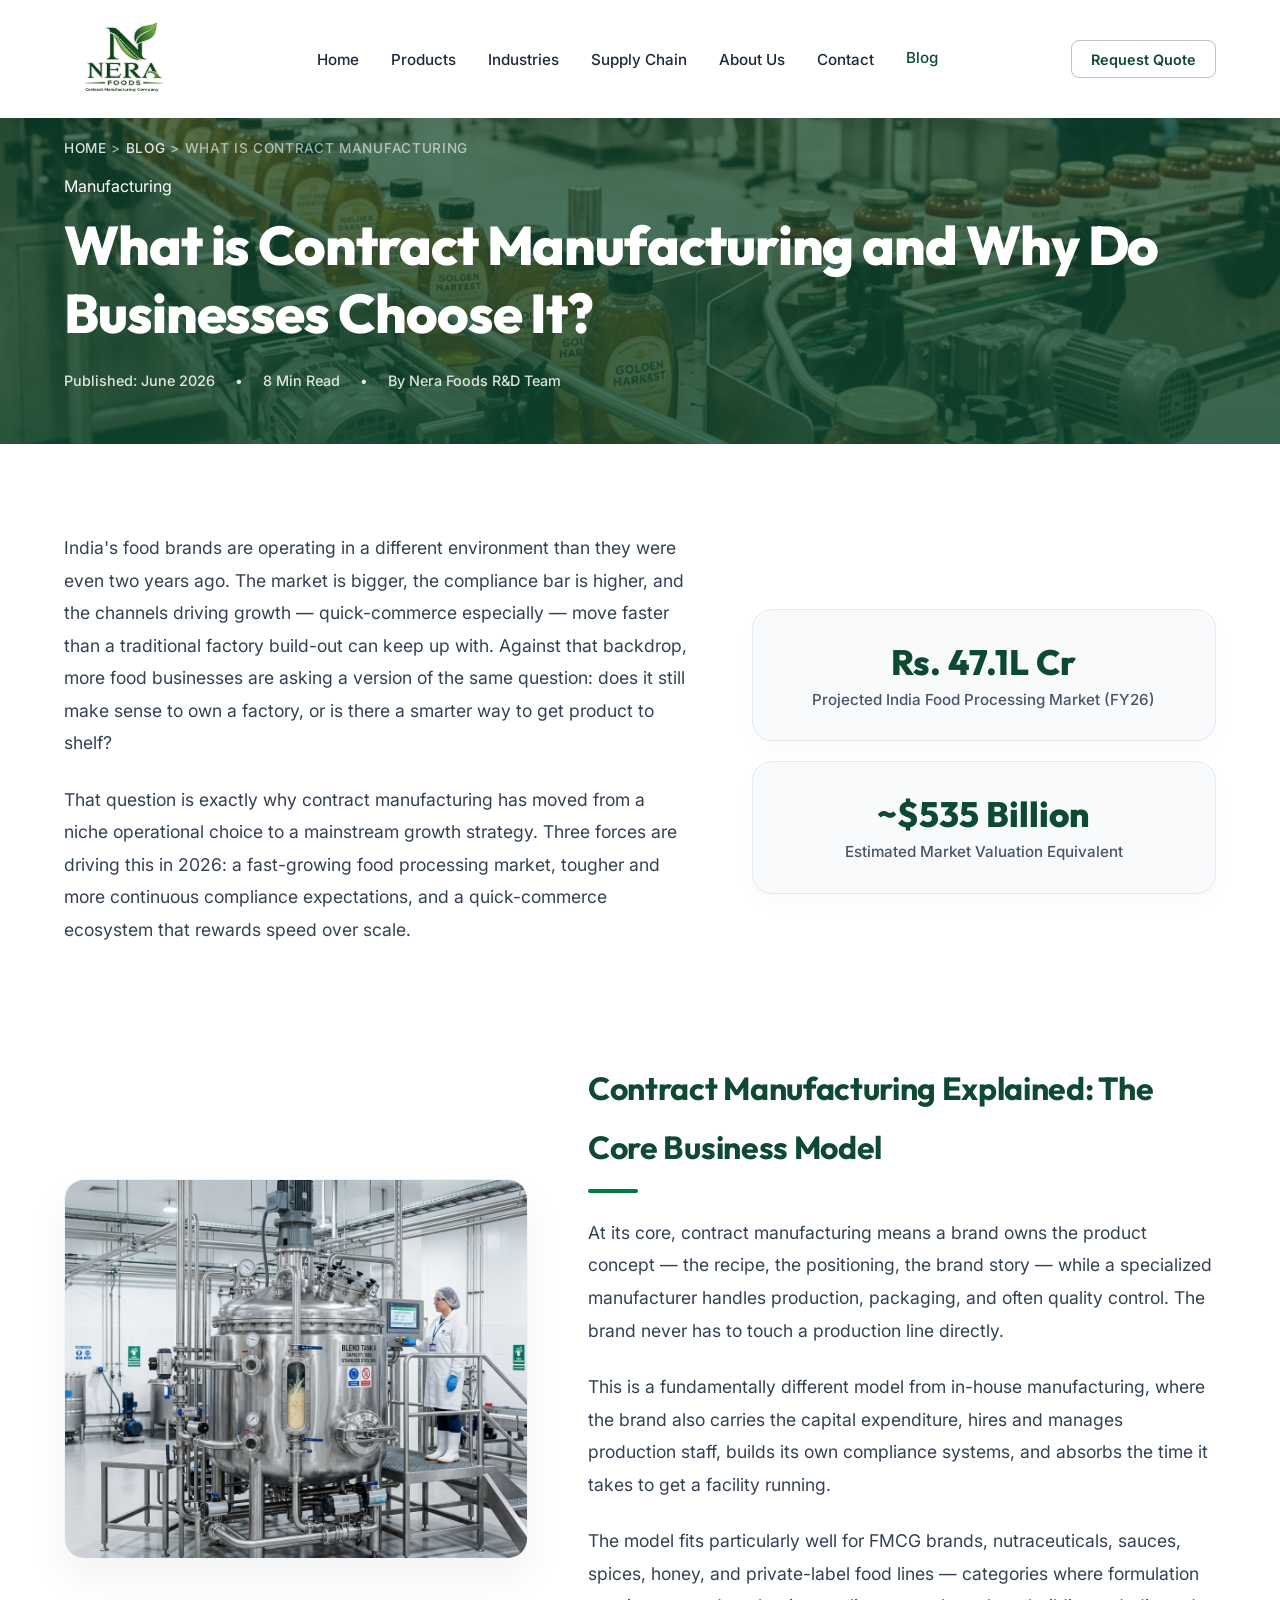
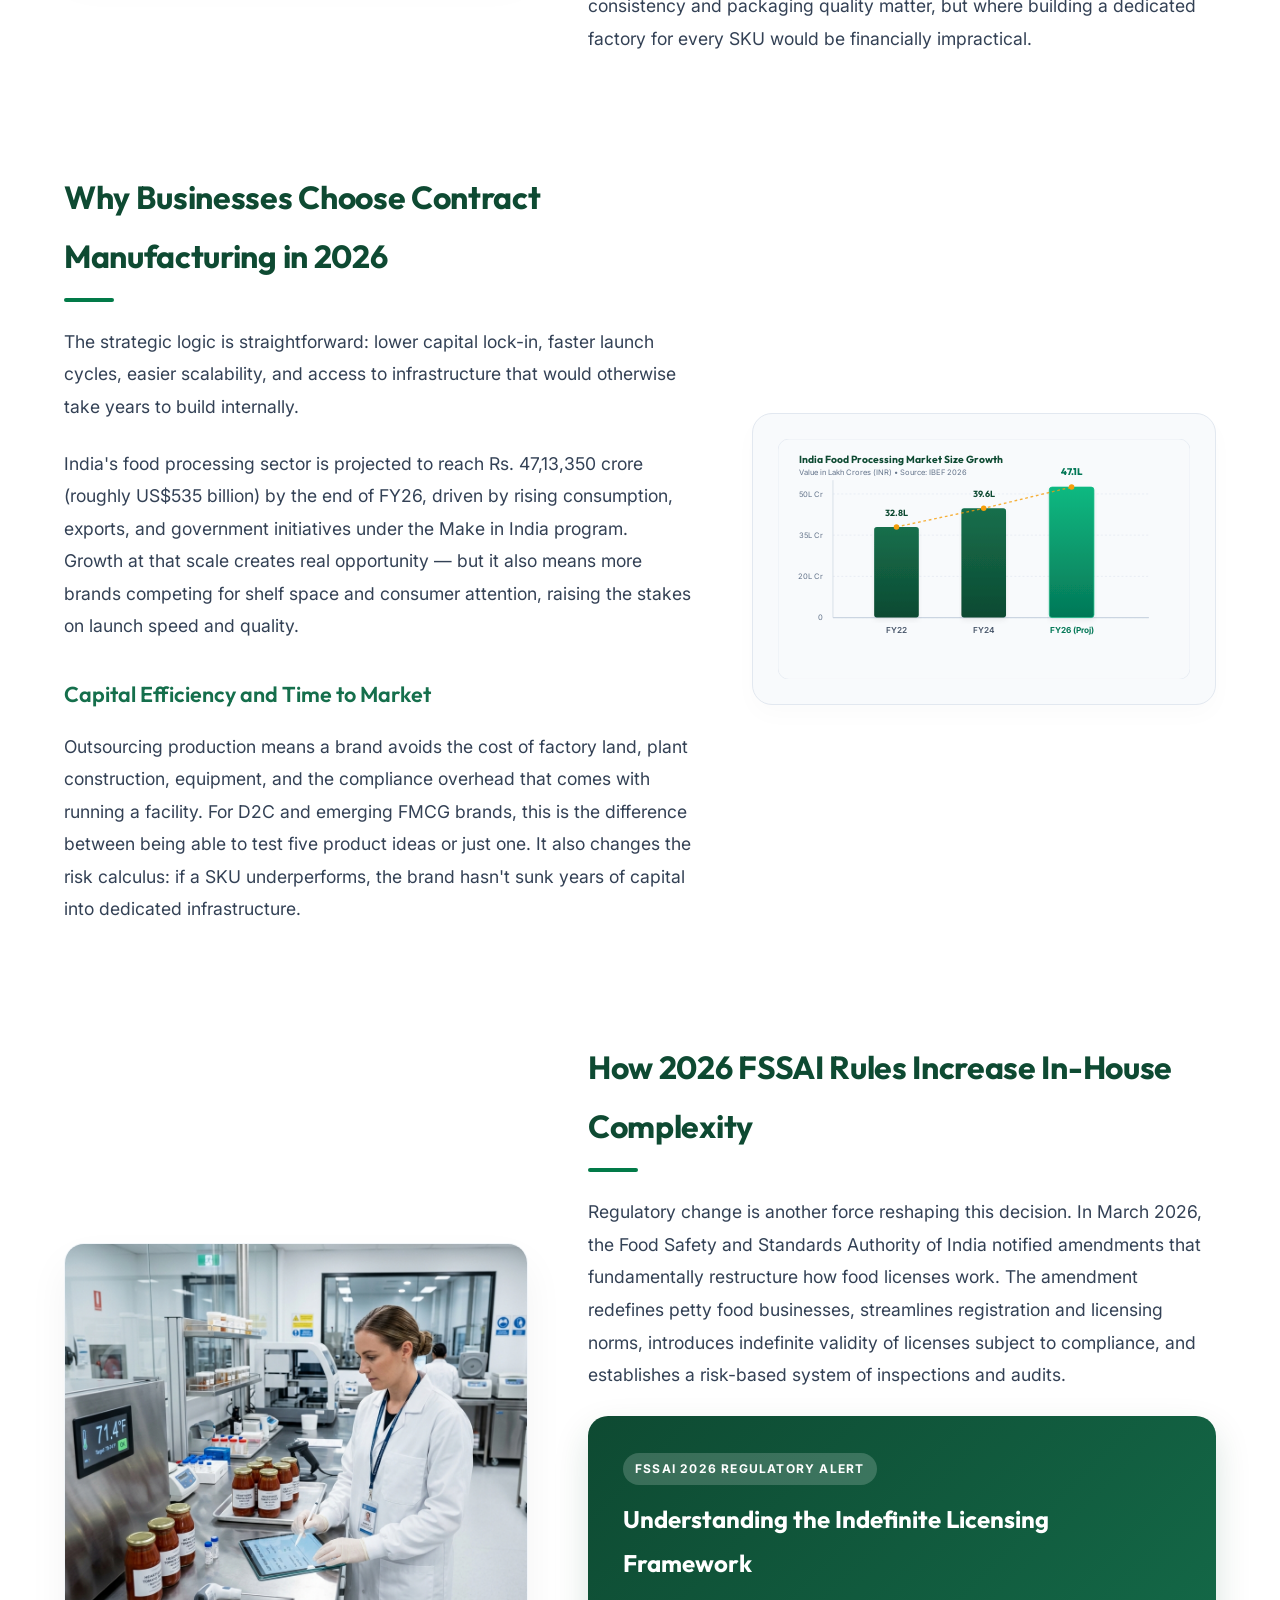
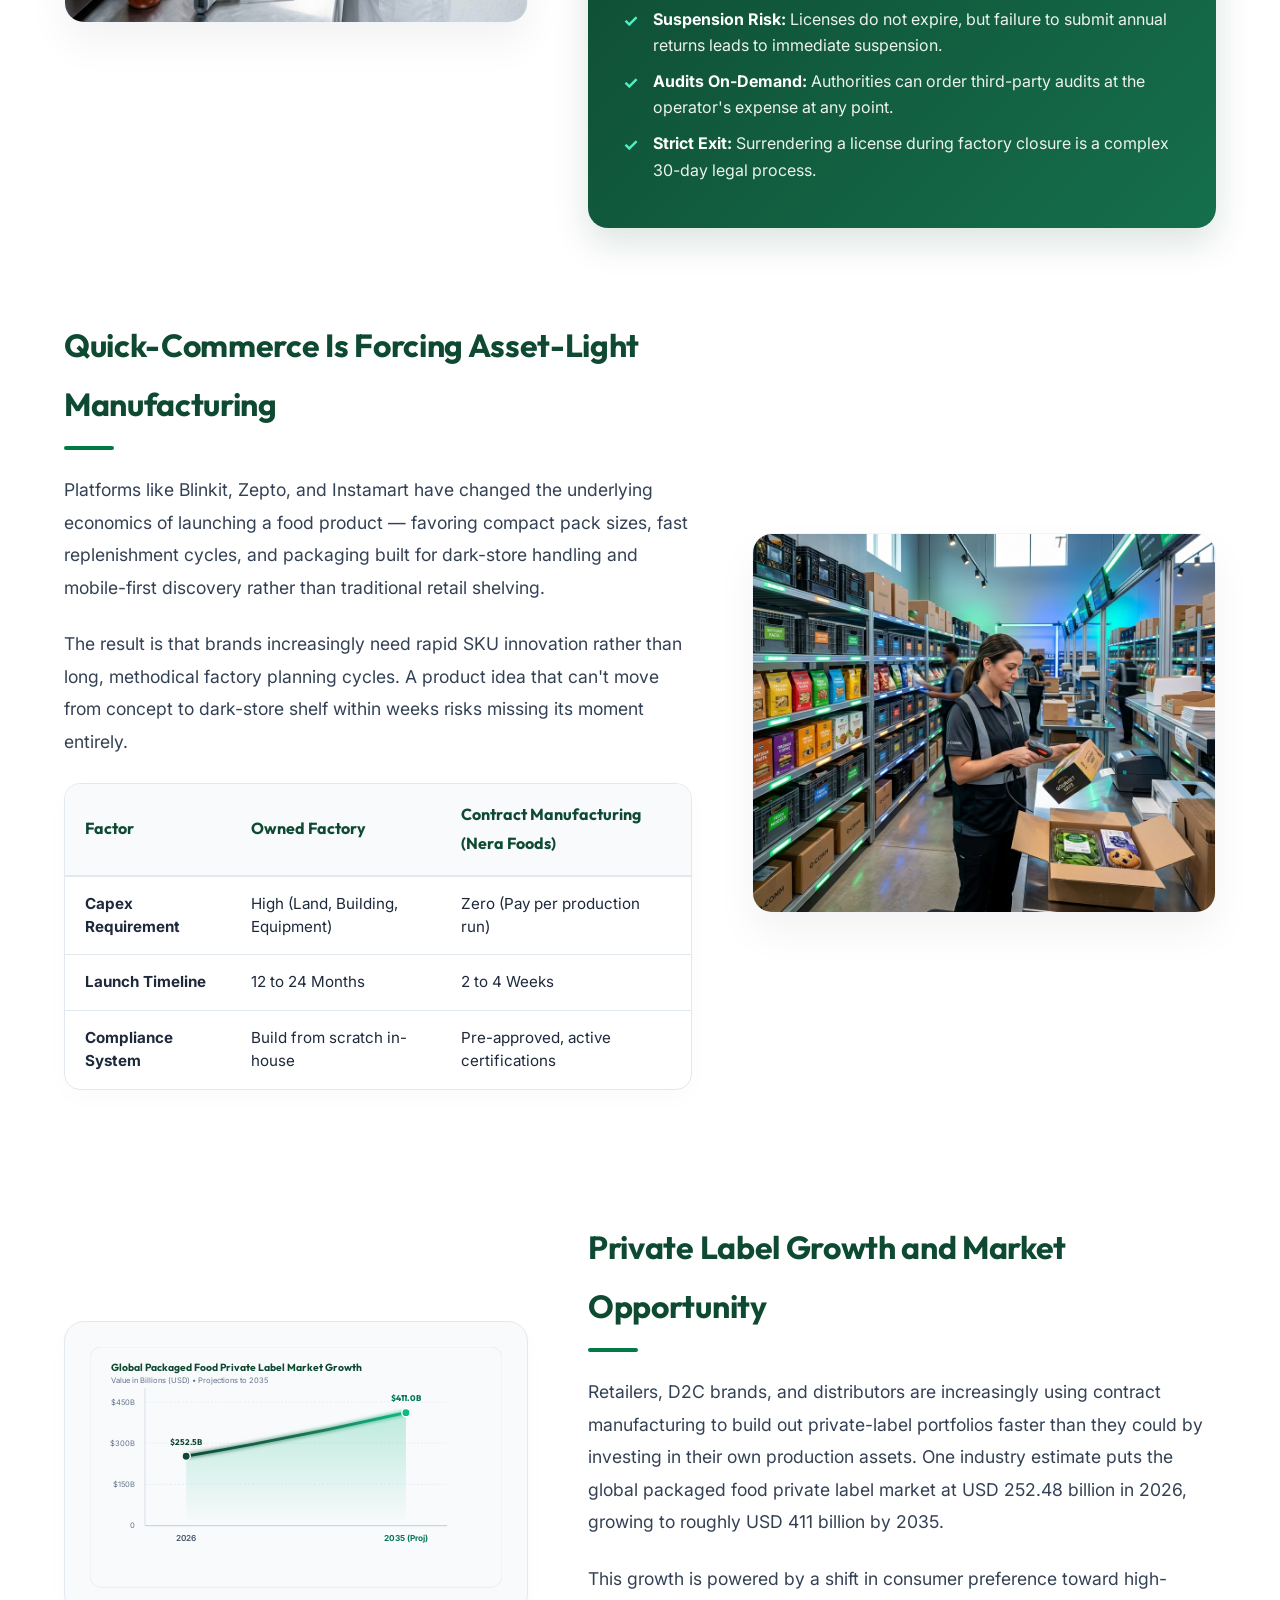
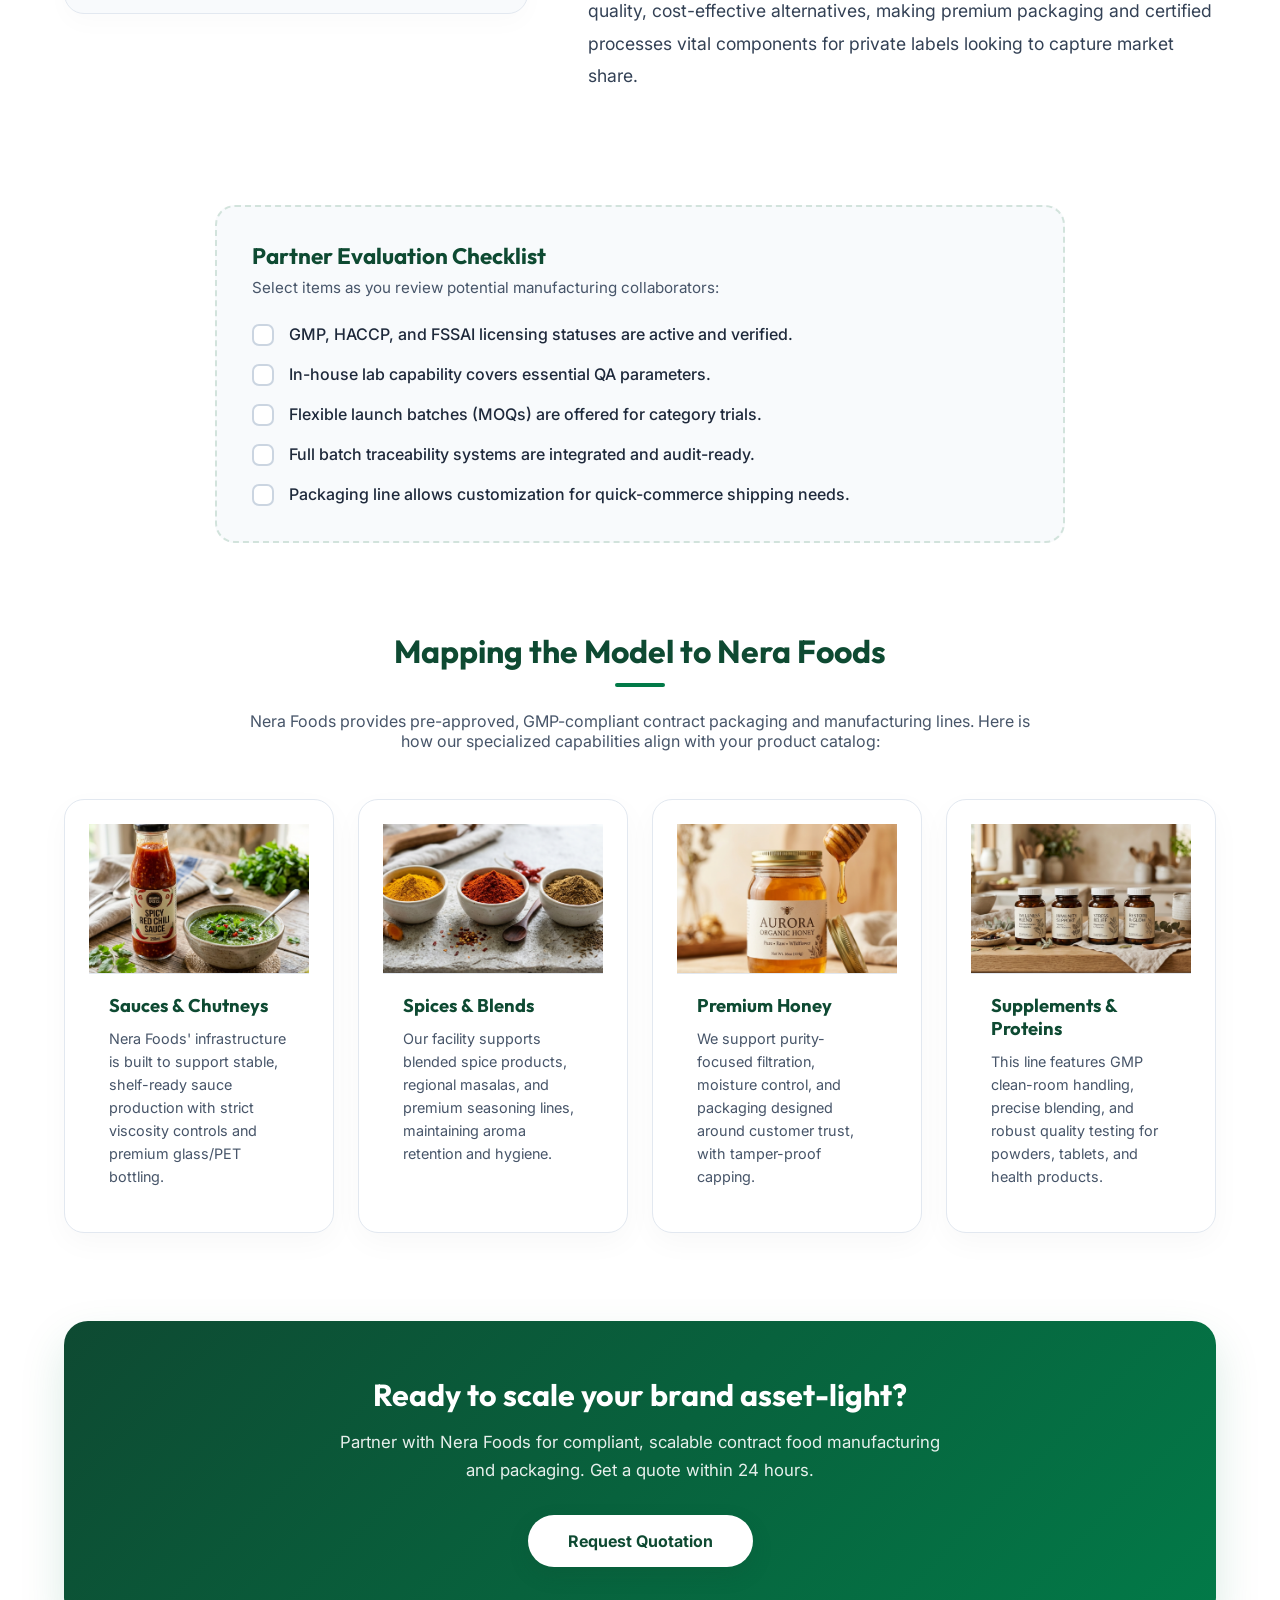
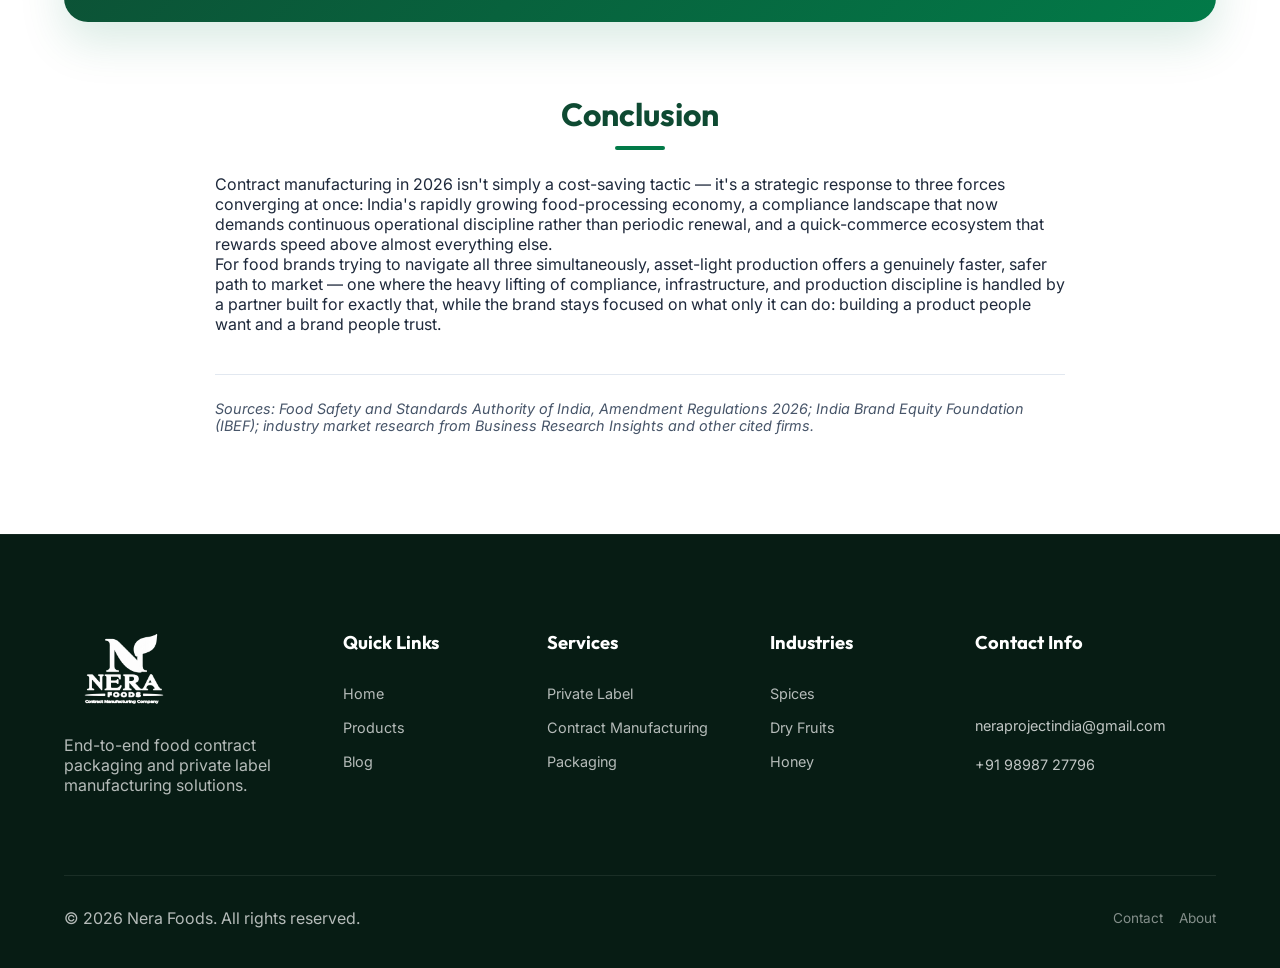
<file: what-is-contract-manufacturing.html>
<!DOCTYPE html>
<html lang="en">

<head>
    <meta charset="UTF-8">
    <meta name="viewport" content="width=device-width, initial-scale=1.0">
    <title>What is Contract Manufacturing? Why Food Brands Choose It | Nera Foods</title>
    <meta name="description" content="Explore why India's food brands choose contract manufacturing in 2026. Insights on capital efficiency, quick-commerce adaptation, and FSSAI amendments.">
    <link rel="stylesheet" href="style.css">
    <link rel="preconnect" href="https://fonts.googleapis.com">
    <link rel="preconnect" href="https://fonts.gstatic.com" crossorigin>
    <link href="https://fonts.googleapis.com/css2?family=Inter:wght@300;400;500;600;700&family=Outfit:wght@400;500;600;700;800&display=swap" rel="stylesheet">
</head>

<body class="header-light-page article-detail-page blog-page-body">
    <div class="cursor-glow"></div>

    <header class="header">
        <div class="logo">
            <img src="Image/logo.png" alt="Nera Foods Logo" class="logo-img">
        </div>

        <nav class="nav-menu">
            <a href="index.html" class="nav-item">Home</a>
            <a href="products.html" class="nav-item">Products</a>
            <a href="industries.html" class="nav-item">Industries</a>
            <a href="supply-chain.html" class="nav-item">Supply Chain</a>
            <a href="about.html" class="nav-item">About Us</a>
            <a href="contact.html" class="nav-item">Contact</a>
            <a href="blog.html" class="nav-item active">Blog</a>
        </nav>

        <div class="header-actions">
            <a href="https://wa.me/919898727796?text=Hi%20Nera%20Foods%2C%20I%20would%20like%20to%20request%20a%20quotation%20for%20food%20manufacturing%20and%20packaging%20services."
                class="btn btn-outline" target="_blank" rel="noopener noreferrer">
                Request Quote
            </a>
        </div>

        <div class="menu-toggle" id="mobile-menu">
            <span class="bar"></span>
            <span class="bar"></span>
            <span class="bar"></span>
        </div>
    </header>

    <main>
        <section class="article-detail-header">
            <div class="article-header-container">
                <div class="article-breadcrumbs">
                    <a href="index.html">Home</a> &gt; <a href="blog.html">Blog</a> &gt; What is Contract Manufacturing
                </div>
                <span class="article-category-badge">Manufacturing</span>
                <h1>What is Contract Manufacturing and Why Do Businesses Choose It?</h1>
                <div class="article-header-meta">
                    <span>Published: June 2026</span>
                    <span>•</span>
                    <span>8 Min Read</span>
                    <span>•</span>
                    <span>By Nera Foods R&amp;D Team</span>
                </div>
            </div>
        </section>

        <div class="article-layout-container">
            <!-- Block 1: Intro (Alternating text and stat-cards) -->
            <div class="article-grid-block">
                <div class="block-text">
                    <p>India's food brands are operating in a different environment than they were even two years ago. The market is bigger, the compliance bar is higher, and the channels driving growth — quick-commerce especially — move faster than a traditional factory build-out can keep up with. Against that backdrop, more food businesses are asking a version of the same question: does it still make sense to own a factory, or is there a smarter way to get product to shelf?</p>
                    <p>That question is exactly why contract manufacturing has moved from a niche operational choice to a mainstream growth strategy. Three forces are driving this in 2026: a fast-growing food processing market, tougher and more continuous compliance expectations, and a quick-commerce ecosystem that rewards speed over scale.</p>
                </div>
                <div class="block-visual">
                    <div class="stats-container">
                        <div class="stat-card">
                            <span class="stat-value">Rs. 47.1L Cr</span>
                            <span class="stat-label">Projected India Food Processing Market (FY26)</span>
                        </div>
                        <div class="stat-card">
                            <span class="stat-value">~$535 Billion</span>
                            <span class="stat-label">Estimated Market Valuation Equivalent</span>
                        </div>
                    </div>
                </div>
            </div>

            <!-- Block 2: Explained (Reverse: visual on left, text on right) -->
            <div class="article-grid-block reverse">
                <div class="block-text">
                    <h2>Contract Manufacturing Explained: The Core Business Model</h2>
                    <p>At its core, contract manufacturing means a brand owns the product concept — the recipe, the positioning, the brand story — while a specialized manufacturer handles production, packaging, and often quality control. The brand never has to touch a production line directly.</p>
                    <p>This is a fundamentally different model from in-house manufacturing, where the brand also carries the capital expenditure, hires and manages production staff, builds its own compliance systems, and absorbs the time it takes to get a facility running.</p>
                    <p>The model fits particularly well for FMCG brands, nutraceuticals, sauces, spices, honey, and private-label food lines — categories where formulation consistency and packaging quality matter, but where building a dedicated factory for every SKU would be financially impractical.</p>
                </div>
                <div class="block-visual">
                    <img src="Image/contract_manufacturing_mockup.png" alt="Contract food manufacturing machinery layout mockup">
                </div>
            </div>

            <!-- Block 3: Why CM & Growth Chart (Text left, SVG chart right) -->
            <div class="article-grid-block">
                <div class="block-text">
                    <h2>Why Businesses Choose Contract Manufacturing in 2026</h2>
                    <p>The strategic logic is straightforward: lower capital lock-in, faster launch cycles, easier scalability, and access to infrastructure that would otherwise take years to build internally.</p>
                    <p>India's food processing sector is projected to reach Rs. 47,13,350 crore (roughly US$535 billion) by the end of FY26, driven by rising consumption, exports, and government initiatives under the Make in India program. Growth at that scale creates real opportunity — but it also means more brands competing for shelf space and consumer attention, raising the stakes on launch speed and quality.</p>
                    
                    <h3>Capital Efficiency and Time to Market</h3>
                    <p>Outsourcing production means a brand avoids the cost of factory land, plant construction, equipment, and the compliance overhead that comes with running a facility. For D2C and emerging FMCG brands, this is the difference between being able to test five product ideas or just one. It also changes the risk calculus: if a SKU underperforms, the brand hasn't sunk years of capital into dedicated infrastructure.</p>
                </div>
                <div class="block-visual">
                    <div class="svg-chart-wrapper">
                        <svg viewBox="0 0 600 350" class="interactive-svg-chart">
                            <defs>
                                <linearGradient id="primaryGrad" x1="0" y1="0" x2="0" y2="1">
                                    <stop offset="0%" stop-color="#156f4c" />
                                    <stop offset="100%" stop-color="#0e4a32" />
                                </linearGradient>
                                <linearGradient id="accentGrad" x1="0" y1="0" x2="0" y2="1">
                                    <stop offset="0%" stop-color="#10b981" />
                                    <stop offset="100%" stop-color="#047857" />
                                </linearGradient>
                                <filter id="shadow" x="-5%" y="-5%" width="110%" height="110%">
                                    <feDropShadow dx="0" dy="4" stdDeviation="4" flood-color="#0f172a" flood-opacity="0.06" />
                                </filter>
                            </defs>
                            
                            <rect width="600" height="350" rx="16" fill="#f8fafc" stroke="#e2e8f0" stroke-width="1" />
                            
                            <g stroke="#e2e8f0" stroke-width="1" stroke-dasharray="3 3">
                                <line x1="80" y1="80" x2="540" y2="80" />
                                <line x1="80" y1="140" x2="540" y2="140" />
                                <line x1="80" y1="200" x2="540" y2="200" />
                                <line x1="80" y1="260" x2="540" y2="260" />
                            </g>
                            
                            <line x1="80" y1="260" x2="540" y2="260" stroke="#cbd5e1" stroke-width="2" />
                            <line x1="80" y1="60" x2="80" y2="260" stroke="#cbd5e1" stroke-width="1" />
                            
                            <text x="65" y="84" font-family="Inter, sans-serif" font-size="11" fill="#64748b" text-anchor="end">50L Cr</text>
                            <text x="65" y="144" font-family="Inter, sans-serif" font-size="11" fill="#64748b" text-anchor="end">35L Cr</text>
                            <text x="65" y="204" font-family="Inter, sans-serif" font-size="11" fill="#64748b" text-anchor="end">20L Cr</text>
                            <text x="65" y="264" font-family="Inter, sans-serif" font-size="11" fill="#64748b" text-anchor="end">0</text>
                            
                            <text x="30" y="35" font-family="Outfit, sans-serif" font-weight="700" font-size="15" fill="#0e4a32">India Food Processing Market Size Growth</text>
                            <text x="30" y="52" font-family="Inter, sans-serif" font-size="11" fill="#64748b">Value in Lakh Crores (INR) • Source: IBEF 2026</text>
                            
                            <g class="chart-bar-group">
                                <rect x="140" y="128" width="65" height="132" rx="4" fill="url(#primaryGrad)" filter="url(#shadow)" class="chart-bar" />
                                <text x="172.5" y="112" font-family="Outfit, sans-serif" font-weight="700" font-size="13" fill="#0e4a32" text-anchor="middle">32.8L</text>
                                <text x="172.5" y="282" font-family="Inter, sans-serif" font-weight="600" font-size="12" fill="#475569" text-anchor="middle">FY22</text>
                            </g>
                            
                            <g class="chart-bar-group">
                                <rect x="267" y="101" width="65" height="159" rx="4" fill="url(#primaryGrad)" filter="url(#shadow)" class="chart-bar" />
                                <text x="299.5" y="85" font-family="Outfit, sans-serif" font-weight="700" font-size="13" fill="#0e4a32" text-anchor="middle">39.6L</text>
                                <text x="299.5" y="282" font-family="Inter, sans-serif" font-weight="600" font-size="12" fill="#475569" text-anchor="middle">FY24</text>
                            </g>
                            
                            <g class="chart-bar-group highlighted-bar">
                                <rect x="395" y="70" width="65" height="190" rx="4" fill="url(#accentGrad)" filter="url(#shadow)" class="chart-bar" stroke="#10b981" stroke-width="1" />
                                <text x="427.5" y="52" font-family="Outfit, sans-serif" font-weight="800" font-size="14" fill="#047857" text-anchor="middle">47.1L</text>
                                <text x="427.5" y="282" font-family="Inter, sans-serif" font-weight="700" font-size="12" fill="#047857" text-anchor="middle">FY26 (Proj)</text>
                            </g>
                            
                            <path d="M 172.5 128 L 299.5 101 L 427.5 70" fill="none" stroke="#f59e0b" stroke-width="2" stroke-dasharray="4 4" opacity="0.8" />
                            <circle cx="172.5" cy="128" r="4" fill="#f59e0b" />
                            <circle cx="299.5" cy="101" r="4" fill="#f59e0b" />
                            <circle cx="427.5" cy="70" r="4" fill="#f59e0b" />
                        </svg>
                    </div>
                </div>
            </div>

            <!-- Block 4: FSSAI Compliance (Reverse: image left, text right) -->
            <div class="article-grid-block reverse">
                <div class="block-text">
                    <h2>How 2026 FSSAI Rules Increase In-House Complexity</h2>
                    <p>Regulatory change is another force reshaping this decision. In March 2026, the Food Safety and Standards Authority of India notified amendments that fundamentally restructure how food licenses work. The amendment redefines petty food businesses, streamlines registration and licensing norms, introduces indefinite validity of licenses subject to compliance, and establishes a risk-based system of inspections and audits.</p>
                    
                    <div class="fssai-highlight-card" style="margin: 20px 0 0;">
                        <div class="fssai-card-badge">FSSAI 2026 Regulatory Alert</div>
                        <h4>Understanding the Indefinite Licensing Framework</h4>
                        <ul class="fssai-list">
                            <li><strong>Suspension Risk:</strong> Licenses do not expire, but failure to submit annual returns leads to immediate suspension.</li>
                            <li><strong>Audits On-Demand:</strong> Authorities can order third-party audits at the operator's expense at any point.</li>
                            <li><strong>Strict Exit:</strong> Surrendering a license during factory closure is a complex 30-day legal process.</li>
                        </ul>
                    </div>
                </div>
                <div class="block-visual">
                    <img src="Image/blog_fssai_compliance.png" alt="Food safety compliance officer in a state-of-the-art laboratory auditing quality control documentation">
                </div>
            </div>

            <!-- Block 5: Quick-Commerce (Text left, image right) -->
            <div class="article-grid-block">
                <div class="block-text">
                    <h2>Quick-Commerce Is Forcing Asset-Light Manufacturing</h2>
                    <p>Platforms like Blinkit, Zepto, and Instamart have changed the underlying economics of launching a food product — favoring compact pack sizes, fast replenishment cycles, and packaging built for dark-store handling and mobile-first discovery rather than traditional retail shelving.</p>
                    <p>The result is that brands increasingly need rapid SKU innovation rather than long, methodical factory planning cycles. A product idea that can't move from concept to dark-store shelf within weeks risks missing its moment entirely.</p>
                    
                    <div class="comparison-table-wrapper" style="margin-top: 20px;">
                        <table class="comparison-table">
                            <thead>
                                <tr>
                                    <th>Factor</th>
                                    <th>Owned Factory</th>
                                    <th>Contract Manufacturing (Nera Foods)</th>
                                </tr>
                            </thead>
                            <tbody>
                                <tr>
                                    <td><strong>Capex Requirement</strong></td>
                                    <td>High (Land, Building, Equipment)</td>
                                    <td>Zero (Pay per production run)</td>
                                </tr>
                                <tr>
                                    <td><strong>Launch Timeline</strong></td>
                                    <td>12 to 24 Months</td>
                                    <td>2 to 4 Weeks</td>
                                </tr>
                                <tr>
                                    <td><strong>Compliance System</strong></td>
                                    <td>Build from scratch in-house</td>
                                    <td>Pre-approved, active certifications</td>
                                </tr>
                            </tbody>
                        </table>
                    </div>
                </div>
                <div class="block-visual">
                    <img src="Image/blog_quick_commerce.png" alt="A modern quick-commerce dark store micro-fulfillment center optimized for packing speed">
                </div>
            </div>

            <!-- Block 6: Private Label Growth (Reverse: SVG left, text right) -->
            <div class="article-grid-block reverse">
                <div class="block-text">
                    <h2>Private Label Growth and Market Opportunity</h2>
                    <p>Retailers, D2C brands, and distributors are increasingly using contract manufacturing to build out private-label portfolios faster than they could by investing in their own production assets. One industry estimate puts the global packaged food private label market at USD 252.48 billion in 2026, growing to roughly USD 411 billion by 2035.</p>
                    <p>This growth is powered by a shift in consumer preference toward high-quality, cost-effective alternatives, making premium packaging and certified processes vital components for private labels looking to capture market share.</p>
                </div>
                <div class="block-visual">
                    <div class="svg-chart-wrapper">
                        <svg viewBox="0 0 600 350" class="interactive-svg-chart">
                            <defs>
                                <linearGradient id="areaGradient" x1="0" y1="0" x2="0" y2="1">
                                    <stop offset="0%" stop-color="rgba(16, 185, 129, 0.25)" />
                                    <stop offset="100%" stop-color="rgba(16, 185, 129, 0.0)" />
                                </linearGradient>
                                <linearGradient id="lineGradient" x1="0" y1="0" x2="1" y2="0">
                                    <stop offset="0%" stop-color="#0e4a32" />
                                    <stop offset="50%" stop-color="#156f4c" />
                                    <stop offset="100%" stop-color="#10b981" />
                                </linearGradient>
                                <filter id="glow" x="-10%" y="-10%" width="120%" height="120%">
                                    <feGaussianBlur stdDeviation="3" result="blur" />
                                    <feComposite in="SourceGraphic" in2="blur" operator="over" />
                                </filter>
                            </defs>
                            
                            <rect width="600" height="350" rx="16" fill="#f8fafc" stroke="#e2e8f0" stroke-width="1" />
                            
                            <g stroke="#e2e8f0" stroke-width="1" stroke-dasharray="3 3">
                                <line x1="80" y1="80" x2="520" y2="80" />
                                <line x1="80" y1="140" x2="520" y2="140" />
                                <line x1="80" y1="200" x2="520" y2="200" />
                                <line x1="80" y1="260" x2="520" y2="260" />
                            </g>
                            
                            <line x1="80" y1="260" x2="520" y2="260" stroke="#cbd5e1" stroke-width="2" />
                            <line x1="80" y1="60" x2="80" y2="260" stroke="#cbd5e1" stroke-width="1" />
                            
                            <text x="65" y="84" font-family="Inter, sans-serif" font-size="11" fill="#64748b" text-anchor="end">$450B</text>
                            <text x="65" y="144" font-family="Inter, sans-serif" font-size="11" fill="#64748b" text-anchor="end">$300B</text>
                            <text x="65" y="204" font-family="Inter, sans-serif" font-size="11" fill="#64748b" text-anchor="end">$150B</text>
                            <text x="65" y="264" font-family="Inter, sans-serif" font-size="11" fill="#64748b" text-anchor="end">0</text>
                            
                            <text x="30" y="35" font-family="Outfit, sans-serif" font-weight="700" font-size="15" fill="#0e4a32">Global Packaged Food Private Label Market Growth</text>
                            <text x="30" y="52" font-family="Inter, sans-serif" font-size="11" fill="#64748b">Value in Billions (USD) • Projections to 2035</text>
                            
                            <path d="M 140 260 L 140 159 Q 300 132 460 95.6 L 460 260 Z" fill="url(#areaGradient)" />
                            <path d="M 140 159 Q 300 132 460 95.6" fill="none" stroke="url(#lineGradient)" stroke-width="4" stroke-linecap="round" filter="url(#glow)" />
                            
                            <g class="chart-point-group">
                                <circle cx="140" cy="159" r="6" fill="#0e4a32" stroke="#ffffff" stroke-width="2" class="chart-dot" />
                                <text x="140" y="142" font-family="Outfit, sans-serif" font-weight="700" font-size="12" fill="#0e4a32" text-anchor="middle">$252.5B</text>
                                <text x="140" y="282" font-family="Inter, sans-serif" font-weight="600" font-size="12" fill="#475569" text-anchor="middle">2026</text>
                            </g>
                            
                            <g class="chart-point-group">
                                <circle cx="460" cy="95.6" r="6" fill="#10b981" stroke="#ffffff" stroke-width="2" class="chart-dot" />
                                <text x="460" y="78" font-family="Outfit, sans-serif" font-weight="800" font-size="12" fill="#047857" text-anchor="middle">$411.0B</text>
                                <text x="460" y="282" font-family="Inter, sans-serif" font-weight="700" font-size="12" fill="#047857" text-anchor="middle">2035 (Proj)</text>
                            </g>
                        </svg>
                    </div>
                </div>
            </div>

            <!-- Block 7: Checklist (Full Width) -->
            <div class="article-full-width-block" style="max-width: 850px;">
                <div class="interactive-checklist-box">
                    <h4>Partner Evaluation Checklist</h4>
                    <p>Select items as you review potential manufacturing collaborators:</p>
                    <div class="checklist-items">
                        <label class="checklist-item">
                            <input type="checkbox">
                            <span class="checkbox-custom"></span>
                            <span class="checklist-text">GMP, HACCP, and FSSAI licensing statuses are active and verified.</span>
                        </label>
                        <label class="checklist-item">
                            <input type="checkbox">
                            <span class="checkbox-custom"></span>
                            <span class="checklist-text">In-house lab capability covers essential QA parameters.</span>
                        </label>
                        <label class="checklist-item">
                            <input type="checkbox">
                            <span class="checkbox-custom"></span>
                            <span class="checklist-text">Flexible launch batches (MOQs) are offered for category trials.</span>
                        </label>
                        <label class="checklist-item">
                            <input type="checkbox">
                            <span class="checkbox-custom"></span>
                            <span class="checklist-text">Full batch traceability systems are integrated and audit-ready.</span>
                        </label>
                        <label class="checklist-item">
                            <input type="checkbox">
                            <span class="checkbox-custom"></span>
                            <span class="checklist-text">Packaging line allows customization for quick-commerce shipping needs.</span>
                        </label>
                    </div>
                </div>
            </div>

            <!-- Block 8: Nera Foods Mapping (Full Width with top thumbnail category images) -->
            <div class="article-full-width-block">
                <h2>Mapping the Model to Nera Foods</h2>
                <p style="text-align: center; max-width: 800px; margin: 0 auto 30px; color: var(--text-muted);">
                    Nera Foods provides pre-approved, GMP-compliant contract packaging and manufacturing lines. Here is how our specialized capabilities align with your product catalog:
                </p>
                
                <div class="nera-mapping-grid">
                    <div class="nera-mapping-card">
                        <img src="Image/sauces_chutneys_industry.png" alt="Sauces and Chutneys manufacturing line">
                        <div class="nera-mapping-card-content">
                            <h5>Sauces &amp; Chutneys</h5>
                            <p>Nera Foods' infrastructure is built to support stable, shelf-ready sauce production with strict viscosity controls and premium glass/PET bottling.</p>
                        </div>
                    </div>
                    <div class="nera-mapping-card">
                        <img src="Image/spices_industry.png" alt="Spices blending and packaging facility">
                        <div class="nera-mapping-card-content">
                            <h5>Spices &amp; Blends</h5>
                            <p>Our facility supports blended spice products, regional masalas, and premium seasoning lines, maintaining aroma retention and hygiene.</p>
                        </div>
                    </div>
                    <div class="nera-mapping-card">
                        <img src="Image/honey_industry.png" alt="Premium honey processing and bottling">
                        <div class="nera-mapping-card-content">
                            <h5>Premium Honey</h5>
                            <p>We support purity-focused filtration, moisture control, and packaging designed around customer trust, with tamper-proof capping.</p>
                        </div>
                    </div>
                    <div class="nera-mapping-card">
                        <img src="Image/health_supplements_industry.png" alt="Health supplements and protein powder packaging lines">
                        <div class="nera-mapping-card-content">
                            <h5>Supplements &amp; Proteins</h5>
                            <p>This line features GMP clean-room handling, precise blending, and robust quality testing for powders, tablets, and health products.</p>
                        </div>
                    </div>
                </div>
            </div>

            <!-- Block 9: Bottom CTA (Full Width) -->
            <div class="article-bottom-cta">
                <h3>Ready to scale your brand asset-light?</h3>
                <p>Partner with Nera Foods for compliant, scalable contract food manufacturing and packaging. Get a quote within 24 hours.</p>
                <a href="https://wa.me/919898727796?text=Hi%20Nera%20Foods%2C%20I%20would%20like%20to%20request%20a%20quotation%20for%20food%20manufacturing%20and%20packaging%20services." 
                   class="btn btn-primary" target="_blank" rel="noopener noreferrer">Request Quotation</a>
            </div>

            <!-- Block 10: Conclusion & Sources (Centered Column) -->
            <div class="article-full-width-block" style="max-width: 850px; margin-top: 4rem;">
                <h2>Conclusion</h2>
                <p>Contract manufacturing in 2026 isn't simply a cost-saving tactic — it's a strategic response to three forces converging at once: India's rapidly growing food-processing economy, a compliance landscape that now demands continuous operational discipline rather than periodic renewal, and a quick-commerce ecosystem that rewards speed above almost everything else.</p>
                <p>For food brands trying to navigate all three simultaneously, asset-light production offers a genuinely faster, safer path to market — one where the heavy lifting of compliance, infrastructure, and production discipline is handled by a partner built for exactly that, while the brand stays focused on what only it can do: building a product people want and a brand people trust.</p>

                <div class="article-sources-section">
                    <p><em>Sources: Food Safety and Standards Authority of India, Amendment Regulations 2026; India Brand Equity Foundation (IBEF); industry market research from Business Research Insights and other cited firms.</em></p>
                </div>
            </div>
        </div>
    </main>

    <footer class="footer-section">
        <div class="footer-container">
            <div class="footer-grid">
                <div class="footer-column brand-info-col">
                    <div class="footer-logo">
                        <img src="Image/logo.png" alt="Nera Foods Logo" class="footer-logo-img">
                    </div>
                    <p class="footer-description">End-to-end food contract packaging and private label manufacturing solutions.</p>
                </div>
                <div class="footer-column">
                    <h3 class="footer-heading">Quick Links</h3>
                    <ul class="footer-links">
                        <li><a href="index.html">Home</a></li>
                        <li><a href="products.html">Products</a></li>
                        <li><a href="blog.html">Blog</a></li>
                    </ul>
                </div>
                <div class="footer-column">
                    <h3 class="footer-heading">Services</h3>
                    <ul class="footer-links">
                        <li><a href="products.html">Private Label</a></li>
                        <li><a href="products.html">Contract Manufacturing</a></li>
                        <li><a href="products.html">Packaging</a></li>
                    </ul>
                </div>
                <div class="footer-column">
                    <h3 class="footer-heading">Industries</h3>
                    <ul class="footer-links">
                        <li><a href="industries.html">Spices</a></li>
                        <li><a href="industries.html">Dry Fruits</a></li>
                        <li><a href="industries.html">Honey</a></li>
                    </ul>
                </div>
                <div class="footer-column contact-info-col">
                    <h3 class="footer-heading">Contact Info</h3>
                    <ul class="footer-contact-list">
                        <li><a href="mailto:neraprojectindia@gmail.com">neraprojectindia@gmail.com</a></li>
                        <li><a href="tel:+919898727796">+91 98987 27796</a></li>
                    </ul>
                </div>
            </div>
            <div class="footer-bottom">
                <p>© 2026 Nera Foods. All rights reserved.</p>
                <div class="footer-bottom-links">
                    <a href="contact.html">Contact</a>
                    <a href="about.html">About</a>
                </div>
            </div>
        </div>
    </footer>

    <script src="script.js"></script>
</body>

</html>
</file>
<file: style.css>
/* Global Styles & Variables */
:root {
    --primary-color: #0e4a32;
    --primary-light: #156f4c;
    --accent-color: #027a48;
    --accent-hover: #02663c;
    --text-dark: #1e293b;
    --text-muted: #475569;
    --text-light: #ffffff;
    --glass-white: rgba(255, 255, 255, 0.75);
    --glass-border: rgba(255, 255, 255, 0.5);
    --transition-smooth: all 0.4s cubic-bezier(0.16, 1, 0.3, 1);
}

* {
    margin: 0;
    padding: 0;
    box-sizing: border-box;
}

body {
    font-family: 'Inter', sans-serif;
    color: var(--text-dark);
    overflow-x: hidden;
    min-height: 100vh;
    background: #f4f7f6;
}

img {
    max-width: 100%;
    display: block;
}

/* Custom Cursor Glow */
.cursor-glow {
    position: fixed;
    width: 250px;
    height: 250px;
    background: radial-gradient(circle, rgba(2, 122, 72, 0.1) 0%, transparent 70%);
    border-radius: 50%;
    pointer-events: none;
    z-index: 1;
    transform: translate(-50%, -50%);
}

/* Header & Navigation */
.header {
    display: flex;
    justify-content: space-between;
    align-items: center;
    padding: 1.2rem 5%;
    position: fixed;
    top: 0;
    left: 0;
    right: 0;
    z-index: 1000;
    background: transparent;
    transition: var(--transition-smooth);
}

.header.scrolled {
    padding: 0.8rem 5%;
    background: rgba(255, 255, 255, 0.88);
    backdrop-filter: blur(12px);
    -webkit-backdrop-filter: blur(12px);
    border-bottom: 1px solid rgba(0, 0, 0, 0.05);
    box-shadow: 0 10px 30px rgba(0, 0, 0, 0.04);
}

.header.scrolled .nav-item {
    color: var(--text-dark);
}

.header.scrolled .nav-item:hover,
.header.scrolled .nav-item.active {
    color: var(--primary-color);
}

.header.scrolled .nav-item.active {
    border-bottom-color: var(--primary-color);
}

.header.scrolled .dropdown-icon {
    color: var(--text-dark);
}

.header.scrolled .btn-outline {
    color: var(--primary-color);
    border-color: rgba(14, 74, 50, 0.3);
    background: transparent;
}

.header.scrolled .btn-outline:hover {
    border-color: var(--primary-color);
    background: rgba(14, 74, 50, 0.04);
}

.header.scrolled .menu-toggle .bar {
    background-color: var(--primary-color);
}

.header.scrolled .logo-img {
    filter: none;
    /* Show original green logo on white background */
}

.logo {
    display: flex;
    align-items: center;
    gap: 0.5rem;
    cursor: pointer;
}

.logo-img {
    height: 80px;
    width: auto;
    object-fit: contain;
    filter: brightness(0) invert(1);
    /* Logo is white on dark background at the top */
    transition: var(--transition-smooth);
}

.logo-text {
    display: flex;
    flex-direction: column;
}

.brand-name {
    font-family: 'Outfit', sans-serif;
    font-size: 1.5rem;
    font-weight: 700;
    color: var(--text-light);
    line-height: 1.1;
}

.brand-sub {
    font-size: 0.8rem;
    color: #a7f3d0;
    text-transform: uppercase;
    font-weight: 600;
    letter-spacing: 1.5px;
}

.nav-menu {
    display: flex;
    align-items: center;
    gap: 2rem;
}

.nav-item {
    color: rgba(255, 255, 255, 0.8);
    text-decoration: none;
    font-size: 0.95rem;
    font-weight: 500;
    transition: var(--transition-smooth);
    display: flex;
    align-items: center;
    gap: 0.25rem;
}

.nav-item:hover,
.nav-item.active {
    color: var(--text-light);
}

.nav-item.active {
    border-bottom: 2px solid var(--text-light);
    padding-bottom: 2px;
}

.dropdown {
    position: relative;
}

.dropdown-icon {
    width: 14px;
    height: 14px;
}

.dropdown-content {
    display: none;
    position: absolute;
    top: 100%;
    left: 0;
    background: rgba(7, 28, 20, 0.95);
    border: 1px solid rgba(255, 255, 255, 0.1);
    backdrop-filter: blur(15px);
    border-radius: 8px;
    padding: 0.5rem 0;
    min-width: 200px;
}

.dropdown-content a {
    color: rgba(255, 255, 255, 0.8);
    padding: 0.5rem 1.5rem;
    display: block;
    text-decoration: none;
    font-size: 0.9rem;
    transition: var(--transition-smooth);
}

.dropdown-content a:hover {
    background: rgba(52, 211, 153, 0.15);
    color: #34d399;
}

.dropdown:hover .dropdown-content {
    display: block;
}

.header-actions {
    display: flex;
    align-items: center;
    gap: 1rem;
}

.btn {
    display: inline-flex;
    align-items: center;
    gap: 0.5rem;
    padding: 0.6rem 1.2rem;
    border-radius: 8px;
    font-size: 0.9rem;
    font-weight: 600;
    text-decoration: none;
    transition: var(--transition-smooth);
    cursor: pointer;
}

.btn-icon {
    width: 16px;
    height: 16px;
}

.btn-outline {
    color: var(--text-light);
    border: 1.5px solid rgba(255, 255, 255, 0.4);
    background: rgba(255, 255, 255, 0.05);
}

.btn-outline:hover {
    border-color: var(--text-light);
    background: rgba(255, 255, 255, 0.15);
}

.btn-primary {
    color: var(--text-light);
    background: var(--accent-color);
    border: 1.5px solid var(--accent-color);
}

.btn-primary:hover {
    background: var(--accent-hover);
    border-color: var(--accent-hover);
    transform: translateY(-1px);
}

/* Blog Page Styles */
.blog-hero {
    padding: 180px 5% 80px;
    background:
        linear-gradient(rgba(14, 74, 50, 0.82), rgba(14, 74, 50, 0.82)),
        url('https://images.unsplash.com/photo-1498837167922-ddd27525d352?auto=format&fit=crop&w=1400&q=80') center/cover;
    color: #fff;
}

.blog-hero-content {
    max-width: 900px;
    margin: 0 auto;
    text-align: center;
}

.blog-eyebrow {
    display: inline-block;
    margin-bottom: 1rem;
    padding: 0.4rem 0.8rem;
    border-radius: 999px;
    background: rgba(255, 255, 255, 0.12);
    font-size: 0.9rem;
    letter-spacing: 0.1em;
    text-transform: uppercase;
}

.blog-hero-content h1 {
    font-family: 'Outfit', sans-serif;
    font-size: clamp(2.5rem, 4vw, 4rem);
    line-height: 1.1;
    margin-bottom: 1rem;
}

.blog-hero-content p {
    font-size: 1rem;
    line-height: 1.7;
    color: rgba(255, 255, 255, 0.88);
}

.blog-list-section {
    padding: 70px 5%;
}

.blog-list-container {
    max-width: 1200px;
    margin: 0 auto;
}

.blog-filter-row {
    display: flex;
    flex-wrap: wrap;
    gap: 0.75rem;
    margin-bottom: 2rem;
}

.filter-pill {
    border: 1px solid #dbe7e2;
    background: #fff;
    color: var(--text-muted);
    padding: 0.7rem 1rem;
    border-radius: 999px;
    cursor: pointer;
    font-weight: 600;
    transition: var(--transition-smooth);
}

.filter-pill:hover,
.filter-pill.active {
    background: var(--primary-color);
    color: #fff;
    border-color: var(--primary-color);
}

.blog-grid {
    display: grid;
    grid-template-columns: repeat(3, 1fr);
    gap: 1.8rem;
}

.blog-card {
    background: #fff;
    border-radius: 18px;
    overflow: hidden;
    box-shadow: 0 18px 45px rgba(15, 23, 42, 0.08);
    transition: var(--transition-smooth);
}

.blog-card:hover {
    transform: translateY(-6px);
}

.blog-card img {
    width: 100%;
    height: 240px;
    object-fit: cover;
}

.blog-card-content {
    padding: 1.6rem;
}

.blog-meta {
    display: flex;
    justify-content: space-between;
    gap: 0.5rem;
    color: var(--accent-color);
    font-size: 0.85rem;
    font-weight: 600;
    text-transform: uppercase;
    letter-spacing: 0.08em;
    margin-bottom: 0.8rem;
}

.blog-card h3 {
    font-size: 1.3rem;
    line-height: 1.4;
    margin-bottom: 0.8rem;
    color: var(--text-dark);
}

.blog-card p {
    color: var(--text-muted);
    line-height: 1.7;
    margin-bottom: 1rem;
}

.read-more {
    color: var(--primary-color);
    font-weight: 700;
    text-decoration: none;
}

.featured-card {
    grid-column: span 2;
    display: grid;
    grid-template-columns: 1.2fr 1fr;
}

.featured-card img {
    height: 100%;
    min-height: 100%;
}

.blog-pagination {
    display: flex;
    justify-content: center;
    align-items: center;
    gap: 0.5rem;
    margin-top: 2.5rem;
}

.page-number,
.page-arrow {
    width: 42px;
    height: 42px;
    display: flex;
    align-items: center;
    justify-content: center;
    border-radius: 999px;
    text-decoration: none;
    color: var(--text-muted);
    border: 1px solid #dde7e2;
    background: #fff;
    font-weight: 600;
}

.page-number.active,
.page-number:hover,
.page-arrow:hover {
    background: var(--primary-color);
    color: #fff;
    border-color: var(--primary-color);
}

@media (max-width: 991px) {
    .blog-grid {
        grid-template-columns: repeat(2, 1fr);
    }

    .featured-card {
        grid-column: span 2;
        grid-template-columns: 1fr;
    }
}

@media (max-width: 768px) {
    .blog-hero {
        padding: 140px 5% 60px;
    }

    .blog-grid {
        grid-template-columns: 1fr;
    }

    .featured-card {
        grid-column: span 1;
    }
}

.home-blog-section {
    padding: 80px 5%;
    background: #f7f9f8;
}

.home-blog-container {
    max-width: 1200px;
    margin: 0 auto;
}

.home-blog-header {
    display: flex;
    justify-content: space-between;
    align-items: end;
    gap: 1rem;
    margin-bottom: 2rem;
}

.home-blog-header h2 {
    margin-top: 0.6rem;
    font-size: clamp(2rem, 3vw, 3rem);
    color: var(--text-dark);
}

.home-blog-button {
    display: inline-flex;
    align-items: center;
    justify-content: center;
    padding: 0.9rem 1.2rem;
    background: var(--primary-color);
    color: #fff;
    text-decoration: none;
    border-radius: 999px;
    font-weight: 600;
    transition: var(--transition-smooth);
}

.home-blog-button:hover {
    background: var(--accent-hover);
}

.home-blog-grid {
    display: grid;
    grid-template-columns: 1.2fr 1fr 1fr;
    gap: 1.5rem;
}

.home-blog-card {
    background: #fff;
    border-radius: 18px;
    overflow: hidden;
    box-shadow: 0 18px 40px rgba(15, 23, 42, 0.08);
    transition: var(--transition-smooth);
}

.home-blog-card:hover {
    transform: translateY(-5px);
}

.featured-home-card {
    grid-row: span 2;
}

.home-blog-card img {
    width: 100%;
    height: 250px;
    object-fit: cover;
}

.featured-home-card img {
    height: 360px;
}

.home-blog-card-content {
    padding: 1.4rem;
}

.home-blog-tag {
    display: inline-block;
    font-size: 0.78rem;
    font-weight: 700;
    color: var(--accent-color);
    text-transform: uppercase;
    letter-spacing: 0.08em;
    margin-bottom: 0.7rem;
}

.home-blog-card h3 {
    font-size: 1.2rem;
    line-height: 1.4;
    margin-bottom: 0.7rem;
    color: var(--text-dark);
}

.home-blog-card p {
    color: var(--text-muted);
    line-height: 1.7;
    margin-bottom: 1rem;
}

.home-blog-card a {
    color: var(--primary-color);
    font-weight: 700;
    text-decoration: none;
}

@media (max-width: 991px) {
    .home-blog-grid {
        grid-template-columns: repeat(2, 1fr);
    }

    .featured-home-card {
        grid-row: span 1;
        grid-column: span 2;
    }
}

@media (max-width: 768px) {
    .home-blog-header {
        flex-direction: column;
        align-items: flex-start;
    }

    .home-blog-grid {
        grid-template-columns: 1fr;
    }

    .featured-home-card {
        grid-column: span 1;
    }

    .featured-home-card img,
    .home-blog-card img {
        height: 240px;
    }
}

/* Hero Section (Slider Container) */
.hero.slider-container {
    min-height: 70vh;
    position: relative;
    background: none;
    display: block;
    overflow: hidden;
}

.hero-slide {
    position: absolute;
    inset: 0;
    opacity: 0;
    visibility: hidden;
    transition: opacity 1s cubic-bezier(0.4, 0, 0.2, 1), visibility 1s;
    display: flex;
    align-items: center;
    background-size: cover;
    background-position: center center;
    background-repeat: no-repeat;
    z-index: 1;
}

.hero-slide.active {
    position: relative;
    opacity: 1;
    visibility: visible;
    z-index: 2;
}

/* Gradient Overlay inside each Hero Slide */
.hero-slide::before {
    content: '';
    position: absolute;
    inset: 0;
    background:
        linear-gradient(to bottom, rgba(7, 28, 20, 0.85) 0%, rgba(7, 28, 20, 0) 15%),
        linear-gradient(to right, rgba(255, 255, 255, 0.75) 0%, rgba(255, 255, 255, 0.15) 15%, rgba(255, 255, 255, 0) 80%),
        radial-gradient(circle at bottom left, rgba(16, 185, 129, 0.1) 0%, transparent 15%);
    z-index: 1;
}

/* Custom Slide Styles for Mango & Honey Product Slides */
@media (min-width: 769px) {
    .hero-slide[data-bg*="mango"] {
        background-size: cover;
        background-position: right bottom;
        background-color: #e6ece3;
        /* Soft green-gray background matching the mango image */
    }

    .hero-slide[data-bg*="honey"] {
        background-size: cover;
        background-position: right bottom;
        background-color: #faf6ee;
        /* Warm cream background matching the honey image */
    }

    .hero-slide[data-bg*="protine"] {
        background-size: cover;
        background-position: right bottom;
        background-color: #f6f6f6;
        /* Light gray background matching protein powder image */
    }

    .hero-slide[data-bg*="source_chutneys"] {
        background-size: cover;
        background-position: right bottom;
        background-color: #faf7f2;
        /* Warm background matching sauces & chutneys image */
    }
}

/* Light overlay overrides for product slides to keep the images clear and bright */
.hero-slide[data-bg*="mango"]::before,
.hero-slide[data-bg*="honey"]::before,
.hero-slide[data-bg*="protine"]::before,
.hero-slide[data-bg*="source_chutneys"]::before {
    background:
        linear-gradient(to bottom, rgba(7, 28, 20, 0.4) 0%, rgba(7, 28, 20, 0) 25%),
        linear-gradient(to right, rgba(255, 255, 255, 0.05) 0%, rgba(255, 255, 255, 0) 70%),
        radial-gradient(circle at bottom left, rgba(16, 185, 129, 0.02) 0%, transparent 50%);
}

/* Main Hero Grid Layout */
.hero-slide .hero-container {
    display: grid;
    grid-template-columns: 1.15fr 1fr;
    gap: 2rem;
    max-width: 1440px;
    margin: auto;
    padding: 140px 5% 60px;
    width: 100%;
    z-index: 3;
    position: relative;
}

.hero-slide .visual-wrapper {
    z-index: 2;
}

/* Slider Controls */
.slider-controls {
    position: absolute;
    bottom: 30px;
    right: 5%;
    display: flex;
    gap: 0.75rem;
    z-index: 10;
}

.slider-nav {
    width: 44px;
    height: 44px;
    border-radius: 50%;
    background: rgba(255, 255, 255, 0.75);
    backdrop-filter: blur(8px);
    -webkit-backdrop-filter: blur(8px);
    border: 1px solid rgba(255, 255, 255, 0.5);
    display: flex;
    align-items: center;
    justify-content: center;
    cursor: pointer;
    transition: var(--transition-smooth);
    color: var(--primary-color);
    box-shadow: 0 4px 15px rgba(0, 0, 0, 0.05);
}

.slider-nav:hover {
    background: var(--accent-color);
    color: #ffffff;
    border-color: var(--accent-color);
    transform: translateY(-2px);
    box-shadow: 0 6px 20px rgba(2, 122, 72, 0.2);
}

.slider-nav svg {
    width: 18px;
    height: 18px;
}

.slider-indicators {
    position: absolute;
    bottom: 45px;
    left: 5%;
    display: flex;
    gap: 0.5rem;
    z-index: 10;
}

.slider-dot {
    width: 10px;
    height: 10px;
    border-radius: 50%;
    background: rgba(0, 0, 0, 0.15);
    cursor: pointer;
    transition: var(--transition-smooth);
}

.slider-dot.active {
    background: var(--accent-color);
    width: 28px;
    border-radius: 5px;
}

.hero-content {
    display: flex;
    flex-direction: column;
    justify-content: center;
}

.badge-trusted {
    display: inline-flex;
    align-items: center;
    gap: 0.5rem;
    background: rgba(0, 0, 0, 0.05);
    border: 1px solid rgba(0, 0, 0, 0.1);
    padding: 0.4rem 1.2rem;
    border-radius: 50px;
    font-size: 0.85rem;
    font-weight: 600;
    color: #1e293b;
    width: fit-content;
    margin-bottom: 1.5rem;
}

.badge-star {
    color: #ca8a04;
    animation: pulse 1.5s infinite;
}

.hero-title {
    font-family: 'Outfit', sans-serif;
    font-size: 4.2rem;
    font-weight: 800;
    line-height: 1.15;
    letter-spacing: -1px;
    margin-bottom: 1.5rem;
    color: #0f172a;
}

.text-gradient {
    color: var(--primary-color);
}

.text-highlight {
    color: var(--accent-color);
}

.hero-subtitle {
    font-size: 1.3rem;
    font-weight: 700;
    color: #1e293b;
    margin-bottom: 2rem;
    line-height: 1.45;
}

.hero-actions {
    display: flex;
    gap: 1.2rem;
    margin-bottom: 3rem;
}

.btn-cta {
    display: inline-flex;
    align-items: center;
    gap: 0.75rem;
    padding: 0.85rem 1.7rem;
    border-radius: 8px;
    font-size: 0.95rem;
    font-weight: 600;
    text-decoration: none;
    transition: var(--transition-smooth);
}

.cta-arrow {
    width: 18px;
    height: 18px;
    transition: var(--transition-smooth);
}

.btn-cta-primary {
    background: var(--accent-color);
    color: var(--text-light);
    box-shadow: 0 4px 14px rgba(2, 122, 72, 0.25);
}

.btn-cta-primary:hover {
    background: var(--accent-hover);
    transform: translateY(-2px);
    box-shadow: 0 6px 20px rgba(2, 122, 72, 0.35);
}

.btn-cta-primary:hover .cta-arrow {
    transform: translateX(4px);
}

.btn-cta-secondary {
    border: 1.5px solid #d0d5dd;
    color: var(--accent-color);
    background: var(--text-light);
    box-shadow: 0 1px 2px rgba(16, 24, 40, 0.05);
}

.btn-cta-secondary:hover {
    border-color: var(--accent-color);
    background: #f0fdf4;
    transform: translateY(-2px);
}

.btn-cta-secondary:hover .cta-arrow {
    transform: translateX(4px);
}

/* Trust Badges */
.trust-badges {
    display: grid;
    grid-template-columns: repeat(4, 1fr);
    gap: 1rem;
}

.badge-item {
    display: flex;
    align-items: center;
    gap: 0.6rem;
}

.badge-icon-wrapper {
    width: 36px;
    height: 36px;
    border-radius: 50%;
    background: #f0fdf4;
    border: 1px solid #dcfce7;
    display: flex;
    align-items: center;
    justify-content: center;
    color: var(--accent-color);
}

.badge-icon {
    width: 16px;
    height: 16px;
}

.badge-text {
    display: flex;
    flex-direction: column;
}

.badge-text strong {
    font-size: 0.85rem;
    color: #1e293b;
    line-height: 1.2;
}

.badge-text span {
    font-size: 0.75rem;
    color: var(--text-muted);
}

/* Floating Machine Badges Layer */
.hero-visual {
    position: relative;
    display: flex;
    align-items: center;
    justify-content: center;
    min-height: 500px;
}

.visual-wrapper {
    position: absolute;
    inset: 0;
    pointer-events: none;
    z-index: 2;
}

.hotspot-badge {
    position: absolute;
    top: var(--top);
    left: var(--left);
    background: rgba(255, 255, 255, 0.72);
    backdrop-filter: blur(12px);
    -webkit-backdrop-filter: blur(12px);
    border: 1px solid rgba(255, 255, 255, 0.6);
    padding: 0.5rem 1rem;
    border-radius: 12px;
    box-shadow: 0 10px 25px rgba(0, 0, 0, 0.04);
    z-index: 10;
    cursor: pointer;
    transition: var(--transition-smooth);
    pointer-events: auto;
}

.hotspot-badge:hover {
    background: rgba(255, 255, 255, 0.9);
    border-color: var(--accent-color);
    transform: scale(1.04) translateY(-3px) !important;
    box-shadow: 0 12px 30px rgba(2, 122, 72, 0.15);
}

.badge-content {
    display: flex;
    align-items: center;
    gap: 0.75rem;
}

.hotspot-icon-box {
    width: 36px;
    height: 36px;
    border-radius: 8px;
    background: rgba(255, 255, 255, 0.6);
    border: 1px solid rgba(255, 255, 255, 0.8);
    display: flex;
    align-items: center;
    justify-content: center;
    color: var(--accent-color);
    flex-shrink: 0;
}

.hotspot-icon-box svg {
    width: 18px;
    height: 18px;
    stroke: #027a48;
}

.hotspot-text {
    display: flex;
    flex-direction: column;
}

.label-top {
    font-size: 0.65rem;
    color: #475569;
    font-weight: 500;
    line-height: 1.2;
    white-space: nowrap;
}

.label-bottom {
    font-size: 0.8rem;
    color: #0f172a;
    font-weight: 700;
    line-height: 1.2;
    white-space: nowrap;
}

/* Services Section (Desktop Grid) */
.services-section {
    background: #ffffff;
    padding: 5rem 5%;
    border-top: 1px solid rgba(0, 0, 0, 0.03);
    border-bottom: 1px solid rgba(0, 0, 0, 0.05);
}

.carousel-dots {
    display: none;
}

.services-grid-container {
    display: grid;
    grid-template-columns: repeat(5, 1fr);
    gap: 1.25rem;
    max-width: 1440px;
    margin: 0 auto;
    width: 100%;
}

.service-card-new {
    background: #ffffff;
    border: 1.5px solid #f1f5f9;
    border-radius: 16px;
    overflow: hidden;
    display: flex;
    flex-direction: column;
    transition: var(--transition-smooth);
    box-shadow: 0 4px 20px rgba(0, 0, 0, 0.02);
}

.service-card-new.clone,
.industry-card.clone,
.process-card.clone {
    display: none;
}

.service-card-new:hover {
    transform: translateY(-5px);
    box-shadow: 0 12px 30px rgba(0, 0, 0, 0.06);
    border-color: #e2e8f0;
}

.card-img-box {
    width: 100%;
    height: 160px;
    overflow: hidden;
    background: #f8fafc;
}

.card-img-box img {
    width: 100%;
    height: 100%;
    object-fit: cover;
    transition: var(--transition-smooth);
}

.service-card-new:hover .card-img-box img {
    transform: scale(1.05);
}

.card-details {
    padding: 1.25rem;
    display: flex;
    flex-direction: column;
    flex-grow: 1;
}

.card-details-title {
    font-family: 'Outfit', sans-serif;
    font-size: 1.1rem;
    font-weight: 700;
    color: #0f172a;
    margin-bottom: 0.75rem;
    line-height: 1.3;
}

.card-details-title .text-green {
    color: var(--accent-color);
    display: block;
}

.card-details-desc {
    font-size: 0.82rem;
    color: var(--text-muted);
    line-height: 1.5;
    margin-bottom: 1.5rem;
    flex-grow: 1;
}

.card-details-link {
    display: inline-flex;
    align-items: center;
    gap: 0.4rem;
    font-size: 0.88rem;
    font-weight: 600;
    color: var(--accent-color);
    text-decoration: none;
    margin-top: auto;
    width: fit-content;
    border-bottom: 2px solid transparent;
    transition: var(--transition-smooth);
}

.card-details-link:hover {
    border-bottom-color: var(--accent-color);
}

.arrow-icon {
    width: 16px;
    height: 16px;
    transition: var(--transition-smooth);
}

.card-details-link:hover .arrow-icon {
    transform: translateX(4px);
}

/* Scroll Down Section */
.scroll-indicator {
    display: flex;
    flex-direction: column;
    align-items: center;
    gap: 0.4rem;
    margin: 2.5rem auto;
    cursor: pointer;
}

.mouse-icon {
    width: 22px;
    height: 34px;
    border: 2px solid var(--text-muted);
    border-radius: 10px;
    position: relative;
}

.mouse-wheel {
    width: 3px;
    height: 6px;
    background: var(--accent-color);
    border-radius: 2px;
    position: absolute;
    top: 6px;
    left: 50%;
    transform: translateX(-50%);
    animation: scrollWheel 1.5s infinite;
}

.scroll-text {
    font-size: 0.7rem;
    text-transform: uppercase;
    letter-spacing: 1.5px;
    color: var(--text-muted);
    font-weight: 600;
}

.scroll-arrow {
    width: 12px;
    height: 12px;
    color: var(--text-muted);
    animation: bounce 1.5s infinite;
}

/* Animations */
@keyframes ripple {
    0% {
        transform: scale(0.5);
        opacity: 1;
    }

    100% {
        transform: scale(2.2);
        opacity: 0;
    }
}

@keyframes scrollWheel {
    0% {
        opacity: 1;
        transform: translate(-50%, 0);
    }

    100% {
        opacity: 0;
        transform: translate(-50%, 12px);
    }
}

@keyframes bounce {

    0%,
    100% {
        transform: translateY(0);
    }

    50% {
        transform: translateY(4px);
    }
}

.floating {
    animation: floatingEffect 4s ease-in-out infinite;
    animation-delay: var(--delay);
}

@keyframes floatingEffect {
    0% {
        transform: translateY(0px);
    }

    50% {
        transform: translateY(-8px);
    }

    100% {
        transform: translateY(0px);
    }
}

/* Hamburger Menu Toggle Button */
.menu-toggle {
    display: none;
    flex-direction: column;
    gap: 6px;
    cursor: pointer;
    z-index: 110;
    padding: 0.5rem;
}

.menu-toggle .bar {
    width: 25px;
    height: 3px;
    background-color: var(--text-light);
    border-radius: 2px;
    transition: var(--transition-smooth);
}

/* Transform Hamburger to X when active */
.menu-toggle.active .bar:nth-child(1) {
    transform: translateY(9px) rotate(45deg);
}

.menu-toggle.active .bar:nth-child(2) {
    opacity: 0;
}

.menu-toggle.active .bar:nth-child(3) {
    transform: translateY(-9px) rotate(-45deg);
}

/* Responsive Breakpoints */
@media (max-width: 1024px) {
    .logo-img {
        height: 65px;
    }

    .menu-toggle {
        display: flex;
    }

    .nav-menu {
        position: fixed;
        top: 0;
        right: -100%;
        width: 300px;
        height: 100vh;
        background: rgba(7, 28, 20, 0.97);
        backdrop-filter: blur(15px);
        -webkit-backdrop-filter: blur(15px);
        flex-direction: column;
        justify-content: center;
        align-items: center;
        gap: 2rem;
        transition: right 0.4s cubic-bezier(0.16, 1, 0.3, 1);
        z-index: 105;
        box-shadow: -10px 0 30px rgba(0, 0, 0, 0.2);
        border-left: 1px solid rgba(255, 255, 255, 0.1);
        padding: 2rem;
    }

    .nav-menu.active {
        right: 0;
    }

    .nav-item {
        font-size: 1.2rem;
        color: rgba(255, 255, 255, 0.85);
    }

    .dropdown-content {
        position: static;
        background: rgba(255, 255, 255, 0.05);
        border: none;
        box-shadow: none;
        margin-top: 0.5rem;
    }

    /* Scaling Visuals and Badges */
    .visual-wrapper {
        transform: scale(0.72);
        transform-origin: right center;
    }

    .hero-title {
        font-size: 2.8rem;
    }

    .hero-subtitle {
        font-size: 1.1rem;
        margin-bottom: 1.5rem;
    }

    .services-ribbon {
        width: 95%;
    }

    .ribbon-container {
        flex-wrap: wrap;
        gap: 1.5rem;
        justify-content: center;
    }

    .divider {
        display: none;
    }
}

@media (max-width: 768px) {
    .logo-img {
        height: 55px;
    }

    /* Set hero to single column centered layout */
    .hero {
        min-height: 500px;
        background-position: center center;
        padding-bottom: 3rem;
    }

    .hero-slide.active {
        position: absolute;
    }

    .hero-slide {
        background-position: center bottom;
    }

    .hero-container {
        grid-template-columns: 1fr;
        padding-top: 110px;
        padding-bottom: 20px;
        gap: 1.5rem;
    }

    .hero-content {
        align-items: center;
        text-align: center;
    }

    .badge-trusted {
        margin-left: auto;
        margin-right: auto;
    }

    /* Hide visual elements completely on mobile views */
    .hero-visual,
    .visual-wrapper {
        display: none !important;
    }

    .services-section {
        display: block !important;
        padding: 3rem 4%;
    }

    .services-grid-container {
        display: flex;
        flex-direction: row;
        overflow-x: auto;
        gap: 1.25rem;
        width: 100%;
        scroll-snap-type: x mandatory;
        scrollbar-width: none;
        /* Firefox */
    }

    .services-grid-container::-webkit-scrollbar {
        display: none;
        /* Safari/Chrome */
    }

    .service-card-new {
        flex-shrink: 0;
        width: 46%;
        /* Shows 2 cards at a time */
        scroll-snap-align: start;
    }

    .service-card-new.clone {
        display: flex;
    }

    .hero-title {
        font-size: 2.2rem;
        text-align: center;
    }

    .hero-subtitle {
        font-size: 1.05rem;
        text-align: center;
        margin-bottom: 2rem;
    }

    /* Center trust badges */
    .trust-badges {
        display: grid;
        grid-template-columns: repeat(2, 1fr);
        gap: 1.2rem;
        width: 100%;
        max-width: 480px;
        margin: 0 auto;
    }

    .badge-item {
        justify-content: flex-start;
    }

    .badge-text strong {
        font-size: 0.8rem;
    }

    .badge-text span {
        font-size: 0.7rem;
    }

    .header-actions {
        display: none;
        /* Hide header buttons on mobile screens to save space */
    }

    .carousel-dots {
        display: flex;
        justify-content: center;
        gap: 0.5rem;
        margin-top: 1.5rem;
    }

    .carousel-dot {
        width: 8px;
        height: 8px;
        border-radius: 50%;
        background-color: #cbd5e1;
        cursor: pointer;
        transition: var(--transition-smooth);
    }

    .carousel-dot.active {
        background-color: var(--accent-color);
        transform: scale(1.2);
        width: 18px;
        border-radius: 4px;
    }
}

@media (max-width: 480px) {
    .hero-container {
        padding-top: 95px;
        gap: 1.2rem;
    }

    .hero-title {
        font-size: 1.7rem;
    }

    .hero-subtitle {
        font-size: 0.9rem;
        margin-bottom: 1.5rem;
    }

    .card-img-box {
        height: 105px;
    }

    .card-details {
        padding: 0.75rem;
    }

    .card-details-title {
        font-size: 0.9rem;
        margin-bottom: 0.4rem;
    }

    .card-details-desc {
        font-size: 0.72rem;
        margin-bottom: 0.85rem;
        line-height: 1.4;
    }

    .card-details-link {
        font-size: 0.8rem;
    }
}

/* Industries We Serve Section */
.industries-section {
    position: relative;
    background: #ffffff;
    padding: 6rem 5% 7rem;
    border-bottom: 1px solid rgba(0, 0, 0, 0.05);
    overflow: hidden;
}

.industries-container {
    max-width: 1440px;
    margin: 0 auto;
    width: 100%;
    position: relative;
    z-index: 2;
}

.industries-header {
    text-align: center;
    margin-bottom: 4.5rem;
}

.industries-tagline {
    display: block;
    color: var(--accent-color);
    font-size: 0.85rem;
    font-weight: 700;
    letter-spacing: 2px;
    text-transform: uppercase;
    margin-bottom: 0.75rem;
}

.industries-title {
    font-family: 'Outfit', sans-serif;
    font-size: 3rem;
    font-weight: 800;
    line-height: 1.2;
    color: #0f172a;
    margin-bottom: 1.25rem;
}

.industries-title .text-green {
    color: var(--primary-color);
}

.industries-subtitle {
    font-size: 1.15rem;
    color: var(--text-muted);
    max-width: 720px;
    margin: 0 auto;
    line-height: 1.6;
}

.industries-grid {
    display: grid;
    grid-template-columns: repeat(8, 1fr);
    gap: 1.25rem;
    width: 100%;
}

.industry-card {
    position: relative;
    background: #ffffff;
    border: 1.5px solid #f1f5f9;
    border-radius: 16px;
    display: flex;
    flex-direction: column;
    transition: var(--transition-smooth);
    box-shadow: 0 4px 20px rgba(0, 0, 0, 0.02);
}

.industry-card:hover {
    transform: translateY(-6px);
    box-shadow: 0 16px 36px rgba(0, 0, 0, 0.06);
    border-color: #e2e8f0;
}

.industry-img-box {
    width: 100%;
    height: 170px;
    overflow: hidden;
    background: #f8fafc;
    border-radius: 14px 14px 0 0;
}

.industry-img-box img {
    width: 100%;
    height: 100%;
    object-fit: cover;
    transition: var(--transition-smooth);
}

.industry-card:hover .industry-img-box img {
    transform: scale(1.06);
}

.industry-icon-badge {
    width: 48px;
    height: 48px;
    border-radius: 50%;
    background: #ffffff;
    border: 1px solid rgba(0, 0, 0, 0.06);
    display: flex;
    align-items: center;
    justify-content: center;
    margin: -24px auto 0;
    position: relative;
    z-index: 5;
    box-shadow: 0 6px 16px rgba(0, 0, 0, 0.06);
    transition: var(--transition-smooth);
}

.industry-card:hover .industry-icon-badge {
    border-color: var(--accent-color);
    box-shadow: 0 6px 20px rgba(2, 122, 72, 0.15);
}

.industry-icon-badge svg {
    width: 22px;
    height: 22px;
    color: var(--accent-color);
    stroke-width: 2.2px;
}

.industry-details {
    padding: 1.5rem 1rem;
    text-align: center;
    display: flex;
    flex-direction: column;
    flex-grow: 1;
}

.industry-title {
    font-family: 'Outfit', sans-serif;
    font-size: 1.05rem;
    font-weight: 700;
    color: #0f172a;
    margin-bottom: 0.5rem;
    line-height: 1.3;
}

.industry-desc {
    font-size: 0.8rem;
    color: var(--text-muted);
    line-height: 1.4;
    margin: 0;
}

/* Decorative Leaves */
.leaf-deco {
    position: absolute;
    z-index: 1;
    pointer-events: none;
    width: 240px;
    opacity: 0.85;
}

.leaf-left {
    bottom: -40px;
    left: -60px;
    transform: rotate(15deg);
}

.leaf-right {
    bottom: -40px;
    right: -60px;
    transform: rotate(-15deg) scaleX(-1);
}

.leaf-deco img {
    width: 100%;
    height: auto;
    mix-blend-mode: multiply;
}

/* Responsive Styles for Industries Section */
@media (max-width: 1280px) {
    .industries-grid {
        grid-template-columns: repeat(4, 1fr);
        gap: 1.5rem;
    }
}

@media (max-width: 1024px) {
    .industries-title {
        font-size: 2.5rem;
    }

    .leaf-deco {
        width: 180px;
    }
}

@media (max-width: 768px) {
    .industries-section {
        padding: 4rem 4% 5rem;
    }

    .industries-header {
        margin-bottom: 3rem;
    }

    .industries-title {
        font-size: 2rem;
    }

    .industries-subtitle {
        font-size: 1rem;
    }

    .industries-grid {
        display: flex;
        flex-direction: row;
        overflow-x: auto;
        gap: 1.25rem;
        width: 100%;
        scroll-snap-type: x mandatory;
        scrollbar-width: none;
        /* Firefox */
    }

    .industries-grid::-webkit-scrollbar {
        display: none;
        /* Safari/Chrome */
    }

    .industry-card {
        flex-shrink: 0;
        width: 44%;
        /* Narrower card width */
        scroll-snap-align: start;
    }

    .industry-card.clone {
        display: flex;
    }

    .industry-img-box {
        height: 200px;
        /* Increased image height on mobile */
    }

    .leaf-deco {
        display: none !important;
        /* Hide leaves on mobile to clean up space */
    }
}

@media (max-width: 580px) {
    .industry-card {
        width: 48%;
        /* Narrower card width for smaller screens */
    }
}

@media (max-width: 480px) {
    .industries-title {
        font-size: 1.6rem;
    }

    .industry-img-box {
        height: 180px;
        /* Increased image height on extra small screens */
    }

    .industry-details {
        padding: 1.25rem 0.85rem;
    }

    .industry-title {
        font-size: 0.95rem;
    }

    .industry-desc {
        font-size: 0.75rem;
    }
}

/* Process Section */
.process-section {
    position: relative;
    background: linear-gradient(to bottom, #ffffff 0%, #f0fdf4 100%);
    padding: 6rem 5% 7rem;
    border-bottom: 1px solid rgba(0, 0, 0, 0.05);
    overflow: hidden;
}

.process-container {
    max-width: 1440px;
    margin: 0 auto;
    width: 100%;
    position: relative;
    z-index: 2;
}

.process-header {
    text-align: center;
    margin-bottom: 5.5rem;
}

.process-tagline {
    display: block;
    color: var(--accent-color);
    font-size: 0.85rem;
    font-weight: 700;
    letter-spacing: 2px;
    text-transform: uppercase;
    margin-bottom: 0.75rem;
}

.process-title {
    font-family: 'Outfit', sans-serif;
    font-size: 3rem;
    font-weight: 800;
    line-height: 1.2;
    color: #0f172a;
    margin-bottom: 1rem;
}

.process-title .text-green {
    color: var(--primary-color);
}

.header-line {
    width: 85px;
    height: 3px;
    background-color: var(--accent-color);
    margin: 0.5rem auto 0;
    border-radius: 2px;
}

.process-timeline-wrapper {
    position: relative;
    width: 100%;
}

.timeline-line-container {
    position: absolute;
    top: 165px;
    /* Aligned vertically with center of badges */
    left: 8.33%;
    /* Centers of Card 1 */
    right: 8.33%;
    /* Centers of Card 6 */
    height: 60px;
    transform: translateY(-50%);
    pointer-events: none;
    z-index: 1;
}

.timeline-svg {
    width: 100%;
    height: 100%;
    overflow: visible;
}

.process-grid {
    display: grid;
    grid-template-columns: repeat(6, 1fr);
    gap: 1.25rem;
    width: 100%;
    position: relative;
    z-index: 2;
}

.process-card {
    position: relative;
    background: #ffffff;
    border: 1.5px solid #f1f5f9;
    border-radius: 16px;
    display: flex;
    flex-direction: column;
    transition: var(--transition-smooth);
    box-shadow: 0 4px 20px rgba(0, 0, 0, 0.02);
}

.process-card:hover {
    transform: translateY(-6px);
    box-shadow: 0 16px 36px rgba(0, 0, 0, 0.06);
    border-color: var(--accent-color);
}

.process-img-box {
    width: 100%;
    height: 165px;
    overflow: hidden;
    background: #f8fafc;
    border-radius: 14px 14px 0 0;
}

.process-img-box img {
    width: 100%;
    height: 100%;
    object-fit: cover;
    transition: var(--transition-smooth);
}

.process-card:hover .process-img-box img {
    transform: scale(1.06);
}

.process-badge-container {
    display: flex;
    justify-content: center;
    margin: -20px auto 0;
    position: relative;
    z-index: 5;
}

.process-number-badge {
    width: 40px;
    height: 40px;
    border-radius: 50%;
    background: #ffffff;
    border: 2px solid var(--accent-color);
    display: flex;
    align-items: center;
    justify-content: center;
    color: var(--accent-color);
    font-size: 0.95rem;
    font-weight: 700;
    box-shadow: 0 4px 10px rgba(0, 0, 0, 0.05);
    transition: var(--transition-smooth);
}

.process-card:hover .process-number-badge {
    background: var(--accent-color);
    color: #ffffff;
    box-shadow: 0 4px 12px rgba(2, 122, 72, 0.25);
}

.process-icon-badge {
    display: none;
}

.process-details {
    padding: 1.5rem 1rem;
    text-align: center;
    display: flex;
    flex-direction: column;
    flex-grow: 1;
}

.process-step-title {
    font-family: 'Outfit', sans-serif;
    font-size: 1.05rem;
    font-weight: 700;
    color: #0f172a;
    margin-bottom: 0.5rem;
    line-height: 1.3;
}

.process-step-desc {
    font-size: 0.8rem;
    color: var(--text-muted);
    line-height: 1.4;
    margin: 0;
}

/* Decorative Leaf */
.process-leaf {
    position: absolute;
    top: -40px;
    right: -60px;
    width: 220px;
    opacity: 0.85;
    pointer-events: none;
    z-index: 1;
    transform: rotate(-30deg);
}

.process-leaf img {
    width: 100%;
    height: auto;
    mix-blend-mode: multiply;
}

/* Responsive Styles for Process Section */
@media (max-width: 1280px) {
    .process-grid {
        grid-template-columns: repeat(3, 1fr);
        gap: 1.5rem;
    }

    .timeline-line-container {
        display: none !important;
        /* Hide connector lines if not in single row */
    }
}

@media (max-width: 1024px) {
    .process-title {
        font-size: 2.5rem;
    }

    .process-leaf {
        width: 180px;
    }
}

@media (max-width: 768px) {
    .process-section {
        padding: 4rem 4% 5rem;
    }

    .process-header {
        margin-bottom: 3.5rem;
    }

    .process-title {
        font-size: 2rem;
    }

    .process-section .carousel-dots {
        display: none !important;
    }

    .process-grid {
        display: flex;
        flex-direction: column;
        gap: 2.2rem;
        width: 100%;
        margin: 0 auto;
        overflow: visible;
    }

    .process-card {
        display: flex;
        flex-direction: row;
        align-items: center;
        justify-content: flex-start;
        gap: 1.2rem;
        position: relative;
        width: 100%;
        border: none;
        box-shadow: none;
        background: transparent;
        padding: 0;
        transform: none !important;
    }

    .process-card::before {
        content: '';
        position: absolute;
        left: 16px;
        /* Center of the 32px number badge */
        top: 32px;
        bottom: -36px;
        /* Extends to next card's center badge */
        width: 1.5px;
        border-left: 1.5px dashed var(--accent-color);
        z-index: 1;
    }

    .process-card:last-child::before {
        display: none;
    }

    .process-img-box {
        width: 90px;
        height: 52px;
        flex-shrink: 0;
        border-radius: 8px;
    }

    .process-img-box img {
        border-radius: 8px;
    }

    .process-badge-container {
        margin: 0;
        display: flex;
        flex-direction: row;
        align-items: center;
        gap: 0.8rem;
        z-index: 5;
        flex-shrink: 0;
    }

    .process-number-badge {
        width: 32px;
        height: 32px;
        border-radius: 50%;
        background: var(--accent-color);
        border: none;
        color: #ffffff;
        font-size: 0.85rem;
        font-weight: 700;
        display: flex;
        align-items: center;
        justify-content: center;
        box-shadow: 0 4px 10px rgba(0, 0, 0, 0.05);
        margin: 0;
    }

    .process-icon-badge {
        display: flex;
        width: 36px;
        height: 36px;
        border-radius: 50%;
        border: 1.5px solid var(--accent-color);
        background: #ffffff;
        align-items: center;
        justify-content: center;
        color: var(--accent-color);
        flex-shrink: 0;
    }

    .process-icon-badge svg {
        width: 18px;
        height: 18px;
    }

    .process-details {
        padding: 0;
        text-align: left;
        align-items: flex-start;
        display: flex;
        flex-direction: column;
        justify-content: center;
        flex-grow: 1;
    }

    .process-step-title {
        color: var(--primary-color);
        font-size: 0.95rem;
        font-weight: 700;
        margin-bottom: 0.25rem;
    }

    .process-step-desc {
        font-size: 0.76rem;
        color: var(--text-muted);
        line-height: 1.45;
        text-align: left;
    }

    .process-leaf {
        display: none !important;
        /* Hide leaves on mobile */
    }
}

@media (max-width: 480px) {
    .process-title {
        font-size: 1.6rem;
    }
}

/* Why Choose & Facilities Section */
.why-choose-section {
    position: relative;
    background: #ffffff;
    padding: 6rem 5% 5rem;
}

.why-choose-container {
    max-width: 1440px;
    margin: 0 auto;
    width: 100%;
    display: grid;
    grid-template-columns: 1.05fr 0.95fr;
    /* Wider image column as requested */
    gap: 4.5rem;
    align-items: center;
}

.why-choose-content {
    display: flex;
    flex-direction: column;
}

.uppercase-tag {
    display: block;
    color: var(--accent-color);
    font-size: 0.85rem;
    font-weight: 700;
    letter-spacing: 2px;
    text-transform: uppercase;
}

.why-choose-title {
    font-family: 'Outfit', sans-serif;
    font-size: 2.2rem;
    /* Reduced from 3rem as requested */
    font-weight: 800;
    color: var(--primary-color);
    margin-top: 0.5rem;
    margin-bottom: 2.5rem;
    line-height: 1.2;
}

.feature-list {
    display: flex;
    flex-direction: column;
    gap: 1.5rem;
}

.feature-item {
    display: flex;
    flex-direction: row;
    align-items: center;
    gap: 1.2rem;
}

.feature-icon-box {
    width: 46px;
    height: 46px;
    border-radius: 50%;
    border: 1.5px solid var(--accent-color);
    display: flex;
    align-items: center;
    justify-content: center;
    color: var(--accent-color);
    flex-shrink: 0;
    transition: var(--transition-smooth);
    background: #ffffff;
}

.feature-item:hover .feature-icon-box {
    background: var(--accent-color);
    color: #ffffff;
    box-shadow: 0 4px 12px rgba(2, 122, 72, 0.2);
}

.feature-icon-box svg {
    width: 20px;
    height: 20px;
}

.feature-text {
    display: flex;
    flex-direction: column;
}

.feature-title {
    font-size: 1.05rem;
    font-weight: 700;
    color: #0f172a;
    margin-bottom: 0.25rem;
}

.feature-desc {
    font-size: 0.85rem;
    color: var(--text-muted);
}

.why-choose-image-box {
    border-radius: 24px;
    overflow: hidden;
    box-shadow: 0 20px 40px rgba(0, 0, 0, 0.04);
    border: 1px solid rgba(0, 0, 0, 0.05);
    background: #f8fafc;
    position: relative;
    width: 100%;
    aspect-ratio: 1 / 1;
    /* Keep it perfectly square to maximize size */
}

.why-choose-img {
    width: 100%;
    height: 100%;
    object-fit: cover;
    display: block;
    transition: var(--transition-smooth);
}

.why-choose-image-box:hover .why-choose-img {
    transform: scale(1.03);
}

/* Facility Section */
.facility-section {
    position: relative;
    background: #f8fafc;
    padding: 6rem 5% 7rem;
    border-top: 1px solid rgba(0, 0, 0, 0.02);
    border-bottom: 1px solid rgba(0, 0, 0, 0.05);
}

.facility-container {
    max-width: 1440px;
    margin: 0 auto;
    width: 100%;
}

.facility-header {
    text-align: center;
    margin-bottom: 3.5rem;
}

.facility-main-title {
    font-family: 'Outfit', sans-serif;
    font-size: 3rem;
    font-weight: 800;
    color: #0f172a;
    margin-top: 0.5rem;
}

.facility-grid {
    display: grid;
    grid-template-columns: repeat(4, 1fr);
    gap: 1.5rem;
}

.facility-card {
    background: #ffffff;
    border: 1.5px solid #f1f5f9;
    border-radius: 16px;
    overflow: hidden;
    display: flex;
    flex-direction: column;
    transition: var(--transition-smooth);
    box-shadow: 0 4px 20px rgba(0, 0, 0, 0.02);
}

.facility-card:hover {
    transform: translateY(-4px);
    box-shadow: 0 12px 24px rgba(0, 0, 0, 0.05);
    border-color: #e2e8f0;
}

.facility-img-wrapper {
    height: 180px;
    overflow: hidden;
    background: #f8fafc;
}

.facility-img-wrapper img {
    width: 100%;
    height: 100%;
    object-fit: cover;
    transition: var(--transition-smooth);
}

.facility-card:hover .facility-img-wrapper img {
    transform: scale(1.06);
}

.facility-label {
    padding: 1rem 0.5rem;
    text-align: center;
    color: var(--accent-color);
    font-size: 0.95rem;
    font-weight: 700;
}

/* Responsive Styles for restructured sections */
@media (max-width: 1024px) {
    .why-choose-container {
        /* Keep side-by-side layout on tablet */
        grid-template-columns: 1.05fr 0.95fr;
        gap: 2.5rem;
    }

    .why-choose-title {
        font-size: 1.8rem;
        margin-bottom: 2rem;
    }

    .facility-grid {
        grid-template-columns: repeat(2, 1fr);
        gap: 1.5rem;
    }

    .facility-main-title {
        font-size: 2.4rem;
    }
}

@media (max-width: 768px) {
    .why-choose-section {
        padding: 4rem 4% 4rem;
    }

    .facility-section {
        padding: 4rem 4% 5rem;
    }

    .why-choose-container {
        /* Keep side-by-side layout on mobile */
        grid-template-columns: 1.1fr 0.9fr;
        gap: 1.5rem;
    }

    .why-choose-title {
        font-size: 1.3rem;
        margin-bottom: 1.5rem;
    }

    .facility-main-title {
        font-size: 2rem;
    }

    /* Shrink features on mobile to fit side-by-side */
    .feature-list {
        gap: 0.8rem;
    }

    .feature-item {
        gap: 0.6rem;
    }

    .feature-icon-box {
        width: 32px;
        height: 32px;
    }

    .feature-icon-box svg {
        width: 14px;
        height: 14px;
    }

    .feature-title {
        font-size: 0.85rem;
        margin-bottom: 0.1rem;
    }

    .feature-desc {
        font-size: 0.72rem;
    }
}

@media (max-width: 480px) {
    .why-choose-container {
        /* Keep side-by-side layout on small mobile */
        grid-template-columns: 1.15fr 0.85fr;
        gap: 1rem;
    }

    .why-choose-title {
        font-size: 1.05rem;
        margin-bottom: 1rem;
    }

    .facility-main-title {
        font-size: 1.6rem;
    }

    .facility-grid {
        grid-template-columns: 1fr;
        gap: 1.25rem;
    }

    /* Shrink features further on small screens */
    .feature-list {
        gap: 0.6rem;
    }

    .feature-item {
        gap: 0.5rem;
    }

    .feature-icon-box {
        width: 26px;
        height: 26px;
    }

    .feature-icon-box svg {
        width: 12px;
        height: 12px;
    }

    .feature-title {
        font-size: 0.75rem;
    }

    .feature-desc {
        font-size: 0.65rem;
    }
}

/* Call to Action Section */
.cta-section {
    padding: 4.5rem 5% 4rem;
    background: #ffffff;
}

.cta-container {
    max-width: 1440px;
    margin: 0 auto;
    width: 100%;
}

.cta-card {
    background: #faf9f5;
    border-radius: 32px;
    overflow: hidden;
    box-shadow: 0 20px 40px rgba(7, 28, 20, 0.03);
    position: relative;
    border: 1px solid rgba(14, 74, 50, 0.05);
    display: flex;
    flex-direction: column;
}

.cta-main-grid {
    display: grid;
    grid-template-columns: 1.15fr 0.85fr;
    width: 100%;
    background: #faf9f5;
}

.cta-content {
    padding: 4rem 4rem 3.5rem 5rem;
    display: flex;
    flex-direction: column;
    justify-content: center;
}

.cta-tagline {
    display: flex;
    align-items: center;
    gap: 0.6rem;
    color: var(--accent-color);
    font-size: 0.8rem;
    font-weight: 700;
    letter-spacing: 1.5px;
    margin-bottom: 1.25rem;
}

.cta-tagline-icon {
    width: 16px;
    height: 16px;
    color: var(--accent-color);
}

.cta-title {
    font-family: 'Outfit', sans-serif;
    font-size: 3rem;
    font-weight: 800;
    line-height: 1.15;
    color: var(--primary-color);
    margin-bottom: 0.75rem;
    letter-spacing: -0.5px;
}

.cta-subtagline {
    display: flex;
    align-items: center;
    gap: 0.8rem;
    font-size: 0.95rem;
    font-weight: 700;
    color: #475569;
    margin-bottom: 1.25rem;
    font-family: 'Outfit', sans-serif;
}

.cta-subtagline .bullet {
    color: #d97706;
    font-size: 1.2rem;
    line-height: 1;
}

.cta-subtitle {
    font-size: 1rem;
    color: var(--text-muted);
    line-height: 1.6;
    max-width: 560px;
    margin-bottom: 2.2rem;
}

.cta-buttons {
    display: flex;
    gap: 1.25rem;
}

.btn-cta-green {
    display: inline-flex;
    align-items: center;
    gap: 0.75rem;
    padding: 0.9rem 1.8rem;
    border-radius: 8px;
    font-size: 0.95rem;
    font-weight: 600;
    color: #ffffff;
    background: var(--primary-color);
    border: 1.5px solid var(--primary-color);
    text-decoration: none;
    transition: var(--transition-smooth);
    box-shadow: 0 4px 12px rgba(7, 28, 20, 0.15);
}

.btn-cta-green:hover {
    background: #0d2b20;
    border-color: #0d2b20;
    transform: translateY(-2px);
    box-shadow: 0 6px 18px rgba(7, 28, 20, 0.25);
}

.btn-cta-outline {
    display: inline-flex;
    align-items: center;
    gap: 0.75rem;
    padding: 0.9rem 1.8rem;
    border-radius: 8px;
    font-size: 0.95rem;
    font-weight: 600;
    color: var(--primary-color);
    background: transparent;
    border: 1.5px solid var(--primary-color);
    text-decoration: none;
    transition: var(--transition-smooth);
}

.btn-cta-outline:hover {
    background: rgba(7, 28, 20, 0.04);
    transform: translateY(-2px);
}

.btn-icon {
    width: 18px;
    height: 18px;
    flex-shrink: 0;
}

.btn-arrow {
    width: 16px;
    height: 16px;
    transition: var(--transition-smooth);
}

.btn-cta-green:hover .btn-arrow,
.btn-cta-outline:hover .btn-arrow {
    transform: translateX(4px);
}

/* Stats Bar */
.cta-stats-bar {
    background: #024728;
    padding: 2rem 5%;
    display: grid;
    grid-template-columns: repeat(4, 1fr);
    width: 100%;
    box-sizing: border-box;
}

.cta-stat-item {
    display: flex;
    align-items: center;
    gap: 1.2rem;
    justify-content: center;
    width: 100%;
    box-sizing: border-box;
}

.cta-stat-item:not(:first-child) {
    border-left: 1px solid rgba(255, 255, 255, 0.15);
}

.cta-stat-icon-wrapper {
    width: 48px;
    height: 48px;
    border-radius: 50%;
    background: rgba(255, 255, 255, 0.08);
    border: 1px solid rgba(255, 255, 255, 0.15);
    color: #ffffff;
    display: flex;
    align-items: center;
    justify-content: center;
    flex-shrink: 0;
}

.cta-stat-icon-wrapper svg {
    width: 22px;
    height: 22px;
}

.cta-stat-info {
    display: flex;
    flex-direction: column;
}

.cta-stat-num {
    font-family: 'Outfit', sans-serif;
    font-size: 2.2rem;
    font-weight: 800;
    color: #ffffff;
    line-height: 1.1;
}

.cta-stat-label {
    font-size: 0.85rem;
    color: rgba(255, 255, 255, 0.75);
    font-weight: 500;
    margin-top: 0.2rem;
}

/* Certifications Bar */
.cta-certs-bar {
    background: #faf9f5;
    padding: 1.25rem 5%;
    display: grid;
    grid-template-columns: repeat(6, 1fr);
    width: 100%;
    box-sizing: border-box;
}

.cta-cert-item {
    display: flex;
    align-items: center;
    justify-content: center;
    gap: 0.8rem;
    font-size: 0.85rem;
    font-weight: 700;
    color: var(--primary-color);
    width: 100%;
    box-sizing: border-box;
}

.cta-cert-item:not(:first-child) {
    border-left: 1px solid rgba(7, 28, 20, 0.08);
}

.cta-cert-icon-wrapper {
    width: 32px;
    height: 32px;
    border-radius: 50%;
    background: rgba(7, 28, 20, 0.06);
    color: var(--primary-color);
    display: flex;
    align-items: center;
    justify-content: center;
    flex-shrink: 0;
}

.cta-cert-icon-wrapper svg {
    width: 16px;
    height: 16px;
}

.cta-image-column {
    position: relative;
    height: 100%;
    min-height: 100%;
}

.cta-image-wrapper {
    position: relative;
    width: 100%;
    height: 100%;
    overflow: hidden;
}

.cta-mockup-img {
    width: 100%;
    height: 100%;
    object-fit: cover;
    object-position: right center;
    display: block;
    transform: scale(1.08);
    transform-origin: right center;
    transition: var(--transition-smooth);
}

.cta-card:hover .cta-mockup-img {
    transform: scale(1.12);
}

/* Footer Section */
.footer-section {
    background: #071c14;
    padding: 6rem 5% 2.5rem;
    color: rgba(255, 255, 255, 0.7);
    position: relative;
    border-top: 1px solid rgba(255, 255, 255, 0.05);
}

.footer-container {
    max-width: 1440px;
    margin: 0 auto;
    width: 100%;
}

.footer-grid {
    display: grid;
    grid-template-columns: 1.2fr 0.8fr 0.9fr 0.8fr 1.3fr;
    gap: 3.5rem;
    margin-bottom: 5rem;
}

.footer-column {
    display: flex;
    flex-direction: column;
}

.footer-logo {
    margin-bottom: 1.5rem;
}

.footer-logo-img {
    height: 80px;
    width: auto;
    object-fit: contain;
    filter: brightness(0) invert(1);
}

.brand-description {
    font-size: 0.9rem;
    line-height: 1.6;
    margin-bottom: 2rem;
}

.social-links {
    display: flex;
    gap: 0.75rem;
}

.social-link {
    width: 38px;
    height: 38px;
    border-radius: 50%;
    border: 1px solid rgba(255, 255, 255, 0.15);
    display: flex;
    align-items: center;
    justify-content: center;
    color: rgba(255, 255, 255, 0.85);
    text-decoration: none;
    transition: var(--transition-smooth);
}

.social-link:hover {
    background: var(--accent-color);
    border-color: var(--accent-color);
    color: #ffffff;
    transform: translateY(-3px);
}

.social-link svg {
    width: 18px;
    height: 18px;
}

.footer-heading {
    font-family: 'Outfit', sans-serif;
    font-size: 1.15rem;
    font-weight: 700;
    color: #ffffff;
    margin-bottom: 1.8rem;
}

.footer-links {
    list-style: none;
    padding: 0;
    display: flex;
    flex-direction: column;
    gap: 0.9rem;
}

.footer-links a {
    color: rgba(255, 255, 255, 0.7);
    text-decoration: none;
    font-size: 0.9rem;
    transition: var(--transition-smooth);
    display: inline-block;
}

.footer-links a:hover {
    color: #34d399;
    transform: translateX(4px);
}

.footer-contact-list {
    list-style: none;
    padding: 0;
    display: flex;
    flex-direction: column;
    gap: 1.1rem;
}

.footer-contact-list li {
    display: flex;
    align-items: flex-start;
    gap: 0.9rem;
    font-size: 0.9rem;
    line-height: 1.5;
}

.contact-icon {
    width: 18px;
    height: 18px;
    color: #34d399;
    flex-shrink: 0;
    margin-top: 0.2rem;
}

.footer-contact-list a {
    color: rgba(255, 255, 255, 0.75);
    text-decoration: none;
    transition: var(--transition-smooth);
}

.footer-contact-list a:hover {
    color: #34d399;
}

.footer-bottom {
    border-top: 1px solid rgba(255, 255, 255, 0.08);
    padding-top: 2rem;
    display: flex;
    justify-content: space-between;
    align-items: center;
}

.copyright {
    font-size: 0.85rem;
    color: rgba(255, 255, 255, 0.5);
}

.footer-bottom-links {
    display: flex;
    align-items: center;
    gap: 1rem;
}

.footer-bottom-links a {
    font-size: 0.85rem;
    color: rgba(255, 255, 255, 0.5);
    text-decoration: none;
    transition: var(--transition-smooth);
}

.footer-bottom-links a:hover {
    color: #34d399;
}

.separator {
    color: rgba(255, 255, 255, 0.2);
    font-size: 0.8rem;
}

/* WhatsApp Floating Widget */
.whatsapp-float {
    position: fixed;
    bottom: 30px;
    right: 30px;
    width: 60px;
    height: 60px;
    background-color: #25D366;
    border-radius: 50%;
    box-shadow: 0 6px 20px rgba(37, 211, 102, 0.4);
    display: flex;
    align-items: center;
    justify-content: center;
    color: #ffffff;
    z-index: 9999;
    transition: var(--transition-smooth);
    animation: pulseFloat 2s infinite;
}

.whatsapp-float:hover {
    background-color: #20ba5a;
    transform: scale(1.08) translateY(-3px);
    box-shadow: 0 8px 25px rgba(37, 211, 102, 0.5);
}

.whatsapp-float svg {
    width: 32px;
    height: 32px;
    display: block;
}

@keyframes pulseFloat {
    0% {
        box-shadow: 0 0 0 0 rgba(37, 211, 102, 0.5);
    }

    70% {
        box-shadow: 0 0 0 15px rgba(37, 211, 102, 0);
    }

    100% {
        box-shadow: 0 0 0 0 rgba(37, 211, 102, 0);
    }
}

/* Responsive Overrides for CTA and Footer */
@media (max-width: 1024px) {
    .cta-main-grid {
        display: flex;
        flex-direction: column;
    }

    .cta-image-column {
        order: -1;
        /* Image on top */
        width: 100%;
        height: auto;
        aspect-ratio: 1.3 / 1;
        overflow: hidden;
    }

    .cta-content {
        padding: 3rem 2.5rem 2.5rem;
    }

    .cta-mask-svg {
        display: none;
    }

    .cta-mockup-img {
        object-position: right center;
        transform: scale(1.05);
        transform-origin: right center;
    }

    .cta-card:hover .cta-mockup-img {
        transform: scale(1.09);
    }

    .cta-stats-bar {
        grid-template-columns: repeat(2, 1fr);
        padding: 2.2rem 2rem;
        gap: 2rem;
    }

    .cta-stat-item:not(:first-child) {
        border-left: none;
    }

    .cta-stat-item:nth-child(even) {
        border-left: 1px solid rgba(255, 255, 255, 0.15);
    }

    .cta-stat-item {
        flex-direction: column;
        text-align: center;
        justify-content: center;
        gap: 0.75rem;
    }

    .cta-certs-bar {
        grid-template-columns: repeat(3, 1fr);
        padding: 1.8rem 2rem;
        gap: 1.8rem 1.2rem;
    }

    .cta-cert-item:not(:first-child) {
        border-left: none;
    }

    .cta-cert-item:nth-child(3n+2),
    .cta-cert-item:nth-child(3n+3) {
        border-left: 1px solid rgba(7, 28, 20, 0.08);
    }

    .cta-cert-item {
        flex-direction: column;
        text-align: center;
        justify-content: center;
        gap: 0.6rem;
    }

    .footer-grid {
        grid-template-columns: repeat(3, 1fr);
        gap: 2.5rem;
    }

    .brand-info-col {
        grid-column: span 2;
    }

    .contact-info-col {
        grid-column: span 3;
    }
}

@media (max-width: 768px) {
    .cta-section {
        padding: 4rem 4% 3rem;
    }

    .cta-title {
        font-size: 2.1rem;
    }

    .footer-section {
        padding: 4rem 4% 2.5rem;
    }

    .footer-grid {
        grid-template-columns: repeat(2, 1fr);
        gap: 2rem;
    }

    .brand-info-col {
        grid-column: span 2;
    }

    .contact-info-col {
        grid-column: span 2;
    }

    .footer-bottom {
        flex-direction: column;
        gap: 1.2rem;
        text-align: center;
    }
}

@media (max-width: 480px) {
    .cta-content {
        padding: 2.5rem 1.5rem;
    }

    .cta-title {
        font-size: 1.8rem;
    }

    .cta-subtitle {
        font-size: 0.95rem;
        margin-bottom: 1.5rem;
    }

    .cta-buttons {
        flex-direction: column;
        gap: 0.8rem;
        margin-bottom: 0;
    }

    .btn-cta-green,
    .btn-cta-outline {
        width: 100%;
        justify-content: center;
    }

    .cta-stats-bar {
        grid-template-columns: repeat(2, 1fr);
        padding: 1.8rem 1rem;
        gap: 1.5rem 0.8rem;
    }

    .cta-stat-num {
        font-size: 1.8rem;
    }

    .cta-stat-label {
        font-size: 0.8rem;
    }

    .cta-certs-bar {
        grid-template-columns: repeat(3, 1fr);
        padding: 1.5rem 1rem;
        gap: 1.2rem 0.6rem;
    }

    .cta-cert-item {
        font-size: 0.72rem;
    }

    .footer-grid {
        grid-template-columns: 1fr;
        gap: 2rem;
    }

    .brand-info-col,
    .contact-info-col {
        grid-column: span 1;
    }

    .whatsapp-float {
        bottom: 20px;
        right: 20px;
        width: 48px;
        height: 48px;
    }

    .whatsapp-float svg {
        width: 24px;
        height: 24px;
    }
}

/* ==========================================================================
   Supply Chain Page Specific Styles
   ========================================================================== */

/* Light Page Header Override (when transparent at top) */
.header-light-page .header:not(.scrolled) {
    background: transparent;
}

.header-light-page .header:not(.scrolled) .nav-item {
    color: var(--text-dark);
}

.header-light-page .header:not(.scrolled) .nav-item:hover,
.header-light-page .header:not(.scrolled) .nav-item.active {
    color: var(--primary-color);
}

.header-light-page .header:not(.scrolled) .dropdown-icon {
    color: var(--text-dark);
}

.header-light-page .header:not(.scrolled) .logo-img {
    filter: none;
    /* Show dark logo on light background */
}

.header-light-page .header:not(.scrolled) .btn-outline {
    color: var(--primary-color);
    border-color: rgba(14, 74, 50, 0.3);
    background: transparent;
}

.header-light-page .header:not(.scrolled) .btn-outline:hover {
    border-color: var(--primary-color);
    background: rgba(14, 74, 50, 0.04);
}

.header-light-page .header:not(.scrolled) .menu-toggle .bar {
    background-color: var(--primary-color);
}

/* Supply Chain Hero Section */
.supply-chain-hero {
    min-height: 55vh;
    /* Taller hero section to fit the description nicely */
    position: relative;
    background: linear-gradient(135deg, #f0fdf4 0%, #f4f7f6 100%);
    display: flex;
    flex-direction: column;
    justify-content: center;
    overflow: hidden;
    padding-bottom: 0.15rem;
}

/* Add a clean, organic blob shape behind the hero content */
.supply-chain-hero::before {
    content: '';
    position: absolute;
    top: -10%;
    left: -10%;
    width: 50%;
    height: 60%;
    background: radial-gradient(circle, rgba(52, 211, 153, 0.08) 0%, transparent 70%);
    z-index: 1;
    pointer-events: none;
}

.sc-hero-container {
    display: grid;
    grid-template-columns: 1fr 1fr;
    gap: 4.5rem;
    max-width: 1440px;
    margin: 0 auto;
    padding: 85px 5% 85px;
    /* Added extra bottom padding so the stats banner doesn't overlap content */
    width: 100%;
    position: relative;
    z-index: 2;
    align-items: center;
}

.sc-hero-content {
    display: flex;
    flex-direction: column;
    justify-content: center;
}

/* Breadcrumb Navigation */
.breadcrumb {
    display: flex;
    align-items: center;
    gap: 0.5rem;
    font-size: 0.85rem;
    font-weight: 500;
    color: var(--text-muted);
    margin-bottom: 0.6rem;
}

.breadcrumb a {
    color: var(--text-muted);
    text-decoration: none;
    transition: var(--transition-smooth);
}

.breadcrumb a:hover {
    color: var(--primary-color);
}

.breadcrumb .sep {
    color: #cbd5e1;
}

.breadcrumb .active {
    color: var(--primary-color);
    font-weight: 600;
}

/* Solutions Badge */
.sc-badge-solutions {
    display: inline-flex;
    align-items: center;
    gap: 0.5rem;
    background: rgba(2, 122, 72, 0.06);
    border: 1px solid rgba(2, 122, 72, 0.12);
    padding: 0.35rem 1rem;
    border-radius: 50px;
    font-size: 0.8rem;
    font-weight: 700;
    color: var(--primary-color);
    letter-spacing: 0.5px;
    width: fit-content;
    margin-bottom: 0.6rem;
}

.sc-badge-icon {
    width: 16px;
    height: 16px;
    stroke: var(--accent-color);
}

/* Title & Subtitle */
.sc-hero-title {
    font-family: 'Playfair Display', Georgia, Cambria, 'Times New Roman', Times, serif;
    font-size: 3.2rem;
    font-weight: 700;
    line-height: 1.2;
    letter-spacing: -0.5px;
    color: #0f172a;
    /* Slate 900 for dark text */
    margin-bottom: 0.6rem;
}

.sc-hero-title span {
    color: var(--primary-color);
}

.mobile-br {
    display: none;
}

/* Mobile Hero Image Wrapper */
.sc-hero-image-mobile {
    display: none;
}

/* Orange Underline Under Tagline */
.sc-hero-underline {
    width: 48px;
    height: 3px;
    background: #d97706;
    /* Orange underline matching mockup */
    margin-top: 0.8rem;
    margin-bottom: 1.8rem;
    border-radius: 2px;
}

.sc-hero-subtitle {
    font-size: 1.25rem;
    font-weight: 600;
    color: #334155;
    line-height: 1.4;
    margin-bottom: 0.8rem;
}

.sc-hero-desc {
    font-size: 0.9rem;
    line-height: 1.6;
    color: var(--text-muted);
    margin-bottom: 1rem;
}

.sc-hero-desc p:not(:last-child) {
    margin-bottom: 0.75rem;
}

/* Hero Action Buttons */
.sc-hero-actions {
    display: flex;
    gap: 1rem;
}

.btn-sc-primary {
    display: inline-flex;
    align-items: center;
    gap: 0.6rem;
    padding: 0.65rem 1.35rem;
    border-radius: 8px;
    font-size: 0.85rem;
    font-weight: 600;
    color: var(--text-light);
    background: var(--primary-color);
    border: 1.5px solid var(--primary-color);
    box-shadow: 0 4px 14px rgba(14, 74, 50, 0.15);
    text-decoration: none;
    transition: var(--transition-smooth);
}

.btn-sc-primary:hover {
    background: var(--primary-light);
    border-color: var(--primary-light);
    transform: translateY(-2px);
    box-shadow: 0 6px 20px rgba(14, 74, 50, 0.25);
}

.btn-sc-primary:hover .btn-arrow {
    transform: translateX(4px);
}

.btn-sc-secondary {
    display: inline-flex;
    align-items: center;
    gap: 0.6rem;
    padding: 0.65rem 1.35rem;
    border-radius: 8px;
    font-size: 0.85rem;
    font-weight: 600;
    color: var(--primary-color);
    background: #ffffff;
    border: 1.5px solid rgba(14, 74, 50, 0.2);
    box-shadow: 0 2px 4px rgba(0, 0, 0, 0.02);
    text-decoration: none;
    transition: var(--transition-smooth);
}

.btn-sc-secondary:hover {
    border-color: var(--primary-color);
    background: #f0fdf4;
    transform: translateY(-2px);
}

.btn-phone-icon {
    width: 16px;
    height: 16px;
}

/* Supply Chain Hero Visual Column */
.sc-hero-visual-placeholder {
    width: 100%;
    min-height: 500px;
}

.sc-visual-container {
    position: absolute;
    right: 0;
    top: 50%;
    transform: translateY(-50%);
    width: 56%;
    /* Widen visual container to show more of the image area */
    height: 650px;
    /* Generous height to show the full image vertically */
    display: flex;
    align-items: center;
    justify-content: flex-end;
    z-index: 1;
    pointer-events: none;
}

.sc-outer-ring-1 {
    position: absolute;
    right: 0;
    top: 0;
    bottom: 0;
    width: 100%;
    border-radius: 20% 0 0 20% / 50% 0 0 50%;
    border-left: 1.5px solid rgba(2, 122, 72, 0.1);
    z-index: 0;
    pointer-events: none;
}

.sc-outer-ring-2 {
    position: absolute;
    right: 0;
    top: 0;
    bottom: 0;
    width: 96%;
    border-radius: 20% 0 0 20% / 50% 0 0 50%;
    background: rgba(2, 122, 72, 0.05);
    border-left: 1.5px solid rgba(2, 122, 72, 0.1);
    z-index: 1;
    pointer-events: none;
}

.sc-curved-container {
    position: absolute;
    right: -20px;
    /* Hide right border off-screen */
    top: 0;
    bottom: 0;
    width: calc(92% + 20px);
    border-radius: 20% 0 0 20% / 50% 0 0 50%;
    overflow: hidden;
    border: 15px solid #ffffff;
    box-shadow: -15px 0 40px rgba(7, 28, 20, 0.08);
    /* shadow directed to the left */
    z-index: 2;
    background: #fff;
}

.sc-hero-img {
    width: 100%;
    height: 100%;
    object-fit: cover;
    object-position: 25% center;
    /* Shift focus to show more of the truck and container */
    transform: scale(1.02);
    transform-origin: center;
}

/* Decorative Floating Leaves */


/* Stats Banner Section */
.sc-stats-banner {
    position: relative;
    z-index: 10;
    /* Boost z-index to overlay visual rings / elements */
    margin-top: -65px;
    /* Pull it up to overlap the hero bottom edge by half */
    padding: 0 5%;
    max-width: 1440px;
    margin-left: auto;
    margin-right: auto;
    width: 100%;
}

.sc-stats-container {
    background: linear-gradient(135deg, #071c14 0%, #0e4a32 100%);
    border-radius: 20px;
    padding: 2rem 2.5rem;
    display: grid;
    grid-template-columns: repeat(4, 1fr);
    gap: 1.5rem;
    box-shadow: 0 20px 45px rgba(7, 28, 20, 0.18);
    border: 1px solid rgba(255, 255, 255, 0.08);
}

.sc-stat-item {
    display: flex;
    align-items: center;
    gap: 1.2rem;
    position: relative;
}

.sc-stat-item:not(:last-child)::after {
    content: '';
    position: absolute;
    right: -0.75rem;
    top: 15%;
    height: 70%;
    width: 1px;
    background: rgba(255, 255, 255, 0.15);
}

.sc-stat-icon {
    width: 48px;
    height: 48px;
    border-radius: 50%;
    background: rgba(255, 255, 255, 0.06);
    border: 1px solid rgba(255, 255, 255, 0.12);
    display: flex;
    align-items: center;
    justify-content: center;
    color: #34d399;
    flex-shrink: 0;
}

.sc-stat-icon svg {
    width: 22px;
    height: 22px;
}

.sc-stat-text {
    display: flex;
    flex-direction: column;
}

.sc-stat-number {
    font-family: 'Outfit', sans-serif;
    font-size: 1.8rem;
    font-weight: 700;
    color: #ffffff;
    line-height: 1.2;
}

.sc-stat-label {
    font-size: 0.8rem;
    color: rgba(255, 255, 255, 0.75);
    font-weight: 500;
    margin-top: 0.1rem;
    white-space: nowrap;
}



/* Capabilities Section Styling (For Premium Aesthetics) */
.sc-capabilities-section {
    background: #ffffff;
    padding: 6rem 5% 5rem;
    border-bottom: 1px solid rgba(0, 0, 0, 0.04);
}

.sc-capabilities-container {
    max-width: 1440px;
    margin: 0 auto;
}

.sc-capabilities-header {
    text-align: center;
    margin-bottom: 4rem;
}

.sc-capabilities-tagline {
    font-size: 0.85rem;
    font-weight: 700;
    color: var(--accent-color);
    letter-spacing: 2px;
    text-transform: uppercase;
    display: block;
    margin-bottom: 0.75rem;
}

.sc-capabilities-title {
    font-family: 'Outfit', sans-serif;
    font-size: 2.5rem;
    font-weight: 800;
    color: var(--primary-color);
    margin-bottom: 1rem;
}

.sc-capabilities-subtitle {
    font-size: 1.1rem;
    color: var(--text-muted);
    max-width: 650px;
    margin: 0 auto;
    line-height: 1.5;
}

.sc-capabilities-grid {
    display: grid;
    grid-template-columns: repeat(4, 1fr);
    gap: 1.5rem;
}

.sc-capability-card {
    background: #ffffff;
    border: 1px solid #eaeef2;
    border-radius: 16px;
    padding: 1.8rem 1.5rem;
    transition: var(--transition-smooth);
    display: flex;
    align-items: flex-start;
    gap: 1.25rem;
}

.sc-capability-card:hover {
    transform: translateY(-5px);
    box-shadow: 0 15px 30px rgba(0, 0, 0, 0.04);
    border-color: #cbd5e1;
}

.sc-card-icon-box {
    width: 56px;
    height: 56px;
    border-radius: 50%;
    background: #f0fdf4;
    border: 1px solid rgba(2, 122, 72, 0.08);
    display: flex;
    align-items: center;
    justify-content: center;
    color: #0e4a32;
    flex-shrink: 0;
    transition: var(--transition-smooth);
}

.sc-capability-card:hover .sc-card-icon-box {
    background: #0e4a32;
    color: #ffffff;
}

.sc-card-icon-box svg {
    width: 24px;
    height: 24px;
}

.sc-card-content {
    display: flex;
    flex-direction: column;
}

.sc-card-title {
    font-family: 'Outfit', sans-serif;
    font-size: 1.15rem;
    font-weight: 700;
    color: #1e293b;
    margin-bottom: 0.5rem;
    line-height: 1.3;
}

.sc-card-desc {
    font-size: 0.88rem;
    color: #64748b;
    line-height: 1.5;
}

/* ==========================================================================
   Social Share Section
   ========================================================================== */
.share-section {
    background: #f8fafc;
    padding: 4.5rem 5%;
    border-top: 1px solid rgba(0, 0, 0, 0.03);
    border-bottom: 1px solid rgba(0, 0, 0, 0.03);
}

.share-container {
    max-width: 600px;
    margin: 0 auto;
    text-align: center;
    background: #ffffff;
    padding: 2.5rem;
    border-radius: 20px;
    box-shadow: 0 10px 30px rgba(0, 0, 0, 0.02);
    border: 1px solid #f1f5f9;
}

.share-title {
    font-family: 'Outfit', sans-serif;
    font-size: 1.75rem;
    font-weight: 700;
    color: var(--primary-color);
    margin-bottom: 0.75rem;
}

.share-desc {
    font-size: 0.95rem;
    color: var(--text-muted);
    margin-bottom: 1.8rem;
    line-height: 1.5;
}

.share-buttons {
    display: flex;
    justify-content: center;
    gap: 1rem;
    flex-wrap: wrap;
}

.share-btn {
    display: inline-flex;
    align-items: center;
    gap: 0.6rem;
    padding: 0.65rem 1.25rem;
    border-radius: 8px;
    font-size: 0.9rem;
    font-weight: 600;
    text-decoration: none;
    cursor: pointer;
    transition: var(--transition-smooth);
    border: 1px solid transparent;
}

.share-btn-icon {
    width: 18px;
    height: 18px;
}

/* LinkedIn share button styles */
.share-linkedin {
    background: #0077b5;
    color: #ffffff;
}

.share-linkedin:hover {
    background: #006297;
    transform: translateY(-2px);
}

/* Facebook share button styles */
.share-facebook {
    background: #1877f2;
    color: #ffffff;
}

.share-facebook:hover {
    background: #0f62e1;
    transform: translateY(-2px);
}

/* WhatsApp share button styles */
.share-whatsapp {
    background: #25d366;
    color: #ffffff;
}

.share-whatsapp:hover {
    background: #1ebc5a;
    transform: translateY(-2px);
}

/* Copy link share button styles */
.share-copylink {
    background: #ffffff;
    color: var(--text-dark);
    border-color: #cbd5e1;
    position: relative;
}

.share-copylink:hover {
    background: #f8fafc;
    border-color: #94a3b8;
    transform: translateY(-2px);
}

/* Tooltip popup for successful copying feedback */
.copy-tooltip {
    position: absolute;
    bottom: 125%;
    left: 50%;
    transform: translateX(-50%) translateY(5px);
    background: var(--primary-color);
    color: #ffffff;
    font-size: 0.75rem;
    padding: 0.35rem 0.75rem;
    border-radius: 4px;
    pointer-events: none;
    opacity: 0;
    transition: var(--transition-smooth);
    white-space: nowrap;
    box-shadow: 0 4px 10px rgba(0, 0, 0, 0.1);
}

.copy-tooltip::after {
    content: '';
    position: absolute;
    top: 100%;
    left: 50%;
    transform: translateX(-50%);
    border-width: 5px;
    border-style: solid;
    border-color: var(--primary-color) transparent transparent transparent;
}

.copy-tooltip.show {
    opacity: 1;
    transform: translateX(-50%) translateY(0);
}

/* ==========================================================================
   Supply Chain Responsive Styles
   ========================================================================== */
@media (max-width: 1024px) {
    .supply-chain-hero {
        display: flex;
        flex-direction: column;
        align-items: flex-start;
        padding-top: 100px;
    }

    .sc-hero-container {
        order: 1;
        grid-template-columns: 1fr;
        gap: 2rem;
        padding: 20px 5% 40px;
        text-align: left;
    }

    .breadcrumb,
    .sc-badge-solutions {
        justify-content: flex-start;
    }

    .sc-hero-title {
        font-size: 3rem;
    }

    .mobile-br {
        display: inline;
    }

    /* Show Mobile Hero Image */
    .sc-hero-image-mobile {
        display: block;
        width: 100%;
        margin: 1.25rem 0 1.75rem;
        border-radius: 20px;
        overflow: hidden;
        box-shadow: 0 10px 30px rgba(7, 28, 20, 0.08);
        border: 1px solid rgba(2, 122, 72, 0.08);
    }

    .sc-hero-image-mobile img {
        width: 100%;
        height: auto;
        display: block;
        object-fit: cover;
    }

    .sc-hero-subtitle {
        border-left: none;
        padding-left: 0;
    }

    .sc-hero-visual-placeholder {
        display: none;
    }

    /* Hide desktop absolute visual elements on mobile */
    .sc-visual-container {
        display: none;
    }

    .sc-outer-ring-1 {
        display: none;
    }

    .sc-outer-ring-2 {
        display: none;
    }

    .sc-curved-container {
        display: none;
    }

    .sc-stats-banner {
        order: 3;
        margin-top: 10px;
    }

    .sc-stats-container {
        grid-template-columns: repeat(2, 1fr);
        gap: 2rem 1.5rem;
        padding: 2rem;
    }

    .sc-stat-item:nth-child(2)::after {
        display: none;
    }

    .sc-capabilities-grid {
        grid-template-columns: repeat(2, 1fr);
    }


}

@media (max-width: 768px) {
    .sc-hero-title {
        font-size: 2.4rem;
    }

    .sc-hero-subtitle {
        font-size: 1.15rem;
    }

    .sc-visual-container {
        width: 320px;
        height: 320px;
    }

    .sc-outer-ring-1 {
        width: 380px;
        height: 380px;
        border-radius: 50%;
        border: 1.5px solid rgba(2, 122, 72, 0.1);
    }

    .sc-outer-ring-2 {
        width: 350px;
        height: 350px;
        border-radius: 50%;
        border: 1.5px solid rgba(2, 122, 72, 0.1);
    }

    .sc-curved-container {
        border-width: 8px;
    }

    .sc-stats-banner {
        margin-top: 10px;
    }

    .sc-stats-container {
        grid-template-columns: 1fr;
        gap: 1.5rem;
        padding: 1.8rem;
    }

    .sc-stat-item::after {
        display: none !important;
    }

    .sc-capabilities-grid {
        grid-template-columns: 1fr;
    }

    .sc-capabilities-title {
        font-size: 2rem;
    }

    .share-container {
        padding: 1.8rem;
    }

}

/* ==========================================================================
   Supply Chain Process Timeline Section Styles
   ========================================================================== */
.sc-process-section {
    padding: 6rem 5% 5rem;
    background: #ffffff;
    border-bottom: 1px solid rgba(0, 0, 0, 0.04);
}

.sc-process-container {
    max-width: 1440px;
    margin: 0 auto;
}

.sc-process-header {
    text-align: center;
    margin-bottom: 5rem;
}

.sc-process-tagline {
    font-size: 0.85rem;
    font-weight: 700;
    color: var(--accent-color);
    letter-spacing: 2px;
    text-transform: uppercase;
    display: block;
    margin-bottom: 0.75rem;
}

.sc-process-title {
    font-family: 'Outfit', sans-serif;
    font-size: 2.5rem;
    font-weight: 800;
    color: var(--primary-color);
}

.sc-process-timeline-wrapper {
    position: relative;
    width: 100%;
    margin-top: 2rem;
}

/* Horizontal connecting line */
.sc-process-line {
    position: absolute;
    top: 36px;
    /* Center alignment on the 72px icon circles */
    left: 6.25%;
    /* align from center of first step */
    right: 6.25%;
    /* align to center of last step */
    height: 1.5px;
    background: #eaeef2;
    z-index: 1;
}

.sc-process-steps {
    position: relative;
    display: flex;
    justify-content: space-between;
    align-items: flex-start;
    z-index: 2;
    width: 100%;
}

.sc-process-step {
    display: flex;
    flex-direction: column;
    align-items: center;
    text-align: center;
    width: 12.5%;
    position: relative;
}

.sc-step-icon-circle {
    width: 72px;
    height: 72px;
    border-radius: 50%;
    background: #ffffff;
    border: 1px solid #0e4a32;
    display: flex;
    align-items: center;
    justify-content: center;
    color: #0e4a32;
    margin-bottom: 1.5rem;
    transition: var(--transition-smooth);
    box-shadow: 0 4px 10px rgba(14, 74, 50, 0.04);
}

.sc-process-step:hover .sc-step-icon-circle {
    background: #0e4a32;
    color: #ffffff;
    transform: scale(1.05);
    box-shadow: 0 8px 20px rgba(14, 74, 50, 0.15);
}

.sc-step-icon-circle svg {
    width: 26px;
    height: 26px;
    stroke-width: 1.8;
}

.sc-step-info {
    display: flex;
    flex-direction: column;
    align-items: center;
    gap: 0.4rem;
}

.sc-step-number {
    font-family: 'Outfit', sans-serif;
    font-size: 1rem;
    font-weight: 700;
    color: #027a48;
}

.sc-step-label {
    font-size: 0.95rem;
    font-weight: 600;
    color: #1e293b;
    line-height: 1.3;
    max-width: 110px;
}

/* Responsive Overrides */
@media (max-width: 1024px) {
    .sc-process-line {
        display: none;
    }

    .sc-process-steps {
        display: grid;
        grid-template-columns: repeat(4, 1fr);
        gap: 3rem 1.5rem;
    }

    .sc-process-step {
        width: 100%;
    }
}

@media (max-width: 768px) {
    .sc-process-section {
        padding: 4rem 5% 3rem;
    }

    .sc-process-header {
        margin-bottom: 3rem;
    }

    .sc-process-steps {
        grid-template-columns: 1fr;
        gap: 2rem;
        position: relative;
    }

    .sc-process-steps::before {
        content: '';
        position: absolute;
        top: 0;
        bottom: 0;
        left: 36px;
        width: 1.5px;
        background: #eaeef2;
        z-index: 1;
    }

    .sc-process-step {
        flex-direction: row;
        text-align: left;
        align-items: center;
        gap: 1.5rem;
        width: 100%;
        z-index: 2;
    }

    .sc-step-icon-circle {
        margin-bottom: 0;
    }

    .sc-step-info {
        align-items: flex-start;
        gap: 0.2rem;
    }

    .sc-step-label {
        max-width: none;
    }
}

/* ==========================================================================
   Supply Chain Why Choose Section
   ========================================================================== */
.sc-why-choose-section {
    padding: 6rem 5%;
    background: #f8fafc;
    /* very light soft background for contrast */
    border-bottom: 1px solid rgba(0, 0, 0, 0.04);
}

.sc-why-choose-container {
    max-width: 1440px;
    margin: 0 auto;
    display: grid;
    grid-template-columns: 45% 55%;
    gap: 4.5rem;
    align-items: center;
}

.sc-why-choose-visual {
    width: 100%;
    position: relative;
}

.sc-why-choose-img {
    width: 100%;
    height: auto;
    border-radius: 20px;
    display: block;
}

.sc-why-choose-content {
    display: flex;
    flex-direction: column;
}

.sc-why-choose-tagline {
    font-size: 0.85rem;
    font-weight: 700;
    color: var(--accent-color);
    letter-spacing: 2px;
    text-transform: uppercase;
    display: block;
    margin-bottom: 0.75rem;
}

.sc-why-choose-title {
    font-family: 'Outfit', sans-serif;
    font-size: 2.5rem;
    font-weight: 800;
    color: var(--primary-color);
    margin-bottom: 0.85rem;
    line-height: 1.2;
}

.sc-title-underline {
    width: 48px;
    height: 3px;
    background: #d97706;
    /* Orange underline matching mockup */
    margin-bottom: 2.2rem;
    border-radius: 2px;
}

.sc-why-choose-grid {
    display: grid;
    grid-template-columns: 1fr 1fr;
    gap: 0 2rem;
}

.sc-why-choose-item {
    display: flex;
    align-items: center;
    gap: 0.75rem;
    font-size: 0.95rem;
    font-weight: 600;
    color: #334155;
    margin-bottom: 1.25rem;
}

.sc-check-icon {
    width: 20px;
    height: 20px;
    border-radius: 50%;
    border: 1.5px solid #027a48;
    color: #027a48;
    padding: 2px;
    flex-shrink: 0;
    display: inline-flex;
    align-items: center;
    justify-content: center;
}

/* Responsive Overrides */
@media (max-width: 1024px) {
    .sc-why-choose-container {
        grid-template-columns: 1fr;
        gap: 3rem;
    }

    .sc-why-choose-visual {
        max-width: 600px;
        margin: 0 auto;
    }
}

@media (max-width: 768px) {
    .sc-why-choose-section {
        padding: 4rem 5%;
    }

    .sc-why-choose-title {
        font-size: 2rem;
    }

    .sc-why-choose-grid {
        grid-template-columns: 1fr;
        gap: 0;
    }

    .sc-why-choose-item {
        margin-bottom: 1rem;
    }
}

/* ==========================================================================
   Supply Chain Industries Section
   ========================================================================== */
.sc-industries-section {
    padding: 6rem 5% 5rem;
    background: #ffffff;
    border-bottom: 1px solid rgba(0, 0, 0, 0.04);
}

.sc-industries-container {
    max-width: 1440px;
    margin: 0 auto;
}

.sc-industries-header {
    text-align: center;
    margin-bottom: 4.5rem;
}

.sc-industries-tagline {
    font-size: 0.85rem;
    font-weight: 700;
    color: var(--accent-color);
    letter-spacing: 2px;
    text-transform: uppercase;
    display: block;
}

.sc-tagline-line {
    width: 40px;
    height: 2px;
    background: #027a48;
    margin: 0.5rem auto 1.2rem;
    border-radius: 1px;
}

.sc-industries-title {
    font-family: 'Outfit', sans-serif;
    font-size: 2.5rem;
    font-weight: 800;
    color: var(--primary-color);
}

.sc-industries-grid {
    display: grid;
    grid-template-columns: repeat(6, 1fr);
    gap: 1.5rem;
}

.sc-industry-card {
    display: flex;
    flex-direction: column;
    align-items: center;
    text-align: center;
    cursor: pointer;
}

.sc-industry-img-wrapper {
    position: relative;
    width: 100%;
    margin-bottom: 2rem;
}

.sc-industry-img-box {
    width: 100%;
    aspect-ratio: 1.15 / 1;
    border-radius: 16px;
    overflow: hidden;
    box-shadow: 0 4px 15px rgba(0, 0, 0, 0.03);
    border: 1px solid #eaeef2;
    transition: var(--transition-smooth);
}

.sc-industry-card:hover .sc-industry-img-box {
    transform: translateY(-4px);
    box-shadow: 0 10px 25px rgba(0, 0, 0, 0.08);
    border-color: #cbd5e1;
}

.sc-industry-img {
    width: 100%;
    height: 100%;
    object-fit: cover;
    transition: var(--transition-smooth);
}

.sc-industry-card:hover .sc-industry-img {
    transform: scale(1.04);
}

.sc-industry-icon-badge {
    position: absolute;
    bottom: -24px;
    left: 50%;
    transform: translateX(-50%);
    width: 48px;
    height: 48px;
    border-radius: 50%;
    background: #ffffff;
    border: 1.5px solid #eaeef2;
    box-shadow: 0 4px 10px rgba(0, 0, 0, 0.05);
    display: flex;
    align-items: center;
    justify-content: center;
    color: #027a48;
    z-index: 3;
    transition: var(--transition-smooth);
}

.sc-industry-icon-badge svg {
    width: 20px;
    height: 20px;
}

.sc-industry-card:hover .sc-industry-icon-badge {
    background: #027a48;
    color: #ffffff;
    border-color: #027a48;
    box-shadow: 0 6px 15px rgba(2, 122, 72, 0.25);
}

.sc-industry-label {
    font-family: 'Outfit', sans-serif;
    font-size: 1rem;
    font-weight: 700;
    color: #1e293b;
    transition: var(--transition-smooth);
}

.sc-industry-card:hover .sc-industry-label {
    color: var(--accent-color);
}

/* Responsive Overrides */
@media (max-width: 1024px) {
    .sc-industries-grid {
        grid-template-columns: repeat(3, 1fr);
        gap: 2rem 1.5rem;
    }
}

@media (max-width: 768px) {
    .sc-industries-section {
        padding: 4rem 5% 3rem;
    }

    .sc-industries-header {
        margin-bottom: 3rem;
    }

    .sc-industries-grid {
        grid-template-columns: repeat(2, 1fr);
        gap: 1.5rem 1.25rem;
    }

    .sc-industries-title {
        font-size: 2rem;
    }
}

/* ==========================================================================
   Industries We Serve Page Styles
   ========================================================================== */
.industries-hero-section {
    padding: 140px 5% 3.5rem;
    background: linear-gradient(135deg, #f0fdf4 0%, #f4f7f6 100%);
    text-align: center;
    position: relative;
    overflow: hidden;
}

.industries-hero-section::before {
    content: '';
    position: absolute;
    top: -10%;
    left: -10%;
    width: 50%;
    height: 60%;
    background: radial-gradient(circle, rgba(52, 211, 153, 0.08) 0%, transparent 70%);
    z-index: 1;
    pointer-events: none;
}

.ind-hero-container {
    max-width: 850px;
    margin: 0 auto;
    position: relative;
    z-index: 2;
}

.ind-tagline {
    font-size: 0.85rem;
    font-weight: 700;
    color: var(--accent-color);
    letter-spacing: 2px;
    text-transform: uppercase;
    display: block;
}

.ind-tagline-underline {
    width: 40px;
    height: 2px;
    background: #027a48;
    margin: 0.5rem auto 1.5rem;
    border-radius: 1px;
}

.ind-hero-title {
    font-family: 'Playfair Display', Georgia, serif;
    font-size: 2.85rem;
    font-weight: 700;
    line-height: 1.25;
    letter-spacing: -0.5px;
    color: #0f172a;
    margin-bottom: 1rem;
}

.ind-hero-subtitle {
    font-size: 1.05rem;
    line-height: 1.55;
    color: var(--text-muted);
    max-width: 700px;
    margin: 0 auto 1.5rem;
}

.ind-divider-line {
    width: 48px;
    height: 3px;
    background: #027a48;
    margin: 0 auto;
    border-radius: 2px;
}

/* Rows styling */
.ind-rows-section {
    padding: 5rem 5% 6rem;
    background: #ffffff;
}

.ind-rows-container {
    max-width: 1400px;
    margin: 0 auto;
    display: flex;
    flex-direction: column;
    gap: 4.5rem;
}

.ind-row {
    display: grid;
    grid-template-columns: 1fr 1.2fr;
    height: 480px;
    /* Make all rows the same height on desktop */
    border-radius: 24px;
    overflow: hidden;
    box-shadow: 0 15px 35px rgba(7, 28, 20, 0.04);
    border: 1px solid rgba(7, 28, 20, 0.05);
    background: #f4fbf8;
    /* Fallback matching Row 1 content bg */
    transition: var(--transition-smooth);
}

.ind-row:hover {
    transform: translateY(-4px);
    box-shadow: 0 20px 45px rgba(7, 28, 20, 0.08);
}

.ind-row-reverse {
    grid-template-columns: 1.2fr 1fr;
    background: #f8fafc;
    /* Matching Row 2 content bg */
}

#horeca {
    background: #f4fbf8;
}

.ind-row-image {
    width: 100%;
    height: 100%;
    overflow: hidden;
    position: relative;
}

.ind-row-image img {
    width: 100%;
    height: 100%;
    object-fit: cover;
    display: block;
    transition: var(--transition-smooth);
}

.ind-row:hover .ind-row-image img {
    transform: scale(1.03);
}

/* Ellipse Curves */
.ind-curve-right {
    clip-path: ellipse(100% 120% at 0% 50%);
}

.ind-curve-left {
    clip-path: ellipse(100% 120% at 100% 50%);
}

/* Content Columns */
.ind-row-content {
    padding: 3rem 2rem;
    display: flex;
    flex-direction: column;
    justify-content: center;
}

.ind-content-header {
    display: flex;
    align-items: center;
    gap: 1.25rem;
    margin-bottom: 0.85rem;
}

.ind-badge-circle {
    width: 48px;
    height: 48px;
    border-radius: 50%;
    background: #0e4a32;
    color: #ffffff;
    display: flex;
    align-items: center;
    justify-content: center;
    flex-shrink: 0;
    box-shadow: 0 4px 12px rgba(14, 74, 50, 0.15);
}

.ind-badge-icon {
    width: 22px;
    height: 22px;
}

.ind-row-title {
    font-family: 'Outfit', sans-serif;
    font-size: 2.1rem;
    font-weight: 800;
    color: #0e4a32;
    line-height: 1.2;
}

.ind-row-reverse .ind-row-title {
    color: #0f172a;
}

.ind-row-underline {
    width: 48px;
    height: 3px;
    background: #027a48;
    margin-bottom: 2.2rem;
    border-radius: 2px;
}

.ind-row-reverse .ind-row-underline {
    background: #334155;
}

/* Lists grid */
.ind-list-grid {
    display: grid;
    grid-template-columns: repeat(3, 1fr);
    gap: 1rem 1.5rem;
}

.ind-list-col {
    display: flex;
    flex-direction: column;
    gap: 0.85rem;
}

.ind-list-item {
    display: flex;
    align-items: flex-start;
    gap: 0.65rem;
}

.ind-list-item span {
    font-size: 0.88rem;
    font-weight: 500;
    color: #334155;
    line-height: 1.35;
}

.ind-check-circle {
    width: 16px;
    height: 16px;
    border-radius: 50%;
    border: 1.5px solid #027a48;
    color: #027a48;
    padding: 1px;
    display: inline-flex;
    align-items: center;
    justify-content: center;
    flex-shrink: 0;
    margin-top: 2px;
}

.ind-row-reverse .ind-check-circle {
    border-color: #334155;
    color: #334155;
}

.ind-check-circle svg {
    width: 10px;
    height: 10px;
    stroke: currentColor;
    stroke-width: 3;
    fill: none;
}

/* Responsive Styles */
@media (max-width: 1024px) {

    .ind-row,
    .ind-row-reverse {
        display: flex;
        flex-direction: column;
        grid-template-columns: unset;
        background: #f4fbf8;
        height: auto;
        /* Reset height on mobile */
    }

    .ind-row-reverse {
        background: #f8fafc;
    }

    .ind-row-image {
        order: 1;
        width: 100%;
        height: 320px;
        min-height: unset;
        clip-path: none !important;
    }

    .ind-row-content {
        order: 2;
        padding: 2.5rem 2rem;
    }

    .ind-list-grid {
        grid-template-columns: repeat(2, 1fr);
        gap: 1rem 1.25rem;
    }
}

@media (max-width: 768px) {
    .ind-hero-title {
        font-size: 2.2rem;
    }

    .ind-hero-subtitle {
        font-size: 0.98rem;
    }

    .ind-row-title {
        font-size: 1.8rem;
    }

    .ind-row-content {
        padding: 2.2rem 1.5rem;
    }
}

/* ==========================================================================
   Products Page Styles
   ========================================================================== */
.products-hero-new {
    padding: 140px 0% 3.5rem;
    background: linear-gradient(135deg, #f0fdf4 0%, #f7fee7 50%, #ffffff 100%);
    position: relative;
    overflow: hidden;
    border-bottom: 1px solid rgba(0, 0, 0, 0.03);
}

.products-hero-new::before {
    content: '';
    position: absolute;
    top: -10%;
    left: -10%;
    width: 40%;
    height: 50%;
    background: radial-gradient(circle, rgba(52, 211, 153, 0.1) 0%, transparent 70%);
    z-index: 1;
    pointer-events: none;
}

.hero-new-container {
    max-width: 1440px;
    margin: 0 auto;
    display: grid;
    grid-template-columns: 1.2fr 1fr;
    gap: 4rem;
    align-items: center;
    position: relative;
    z-index: 2;
}

.breadcrumbs {
    display: flex;
    align-items: center;
    gap: 0.5rem;
    font-size: 0.85rem;
    font-weight: 500;
    margin-bottom: 1.5rem;
}

.breadcrumbs a {
    color: #475569;
    text-decoration: none;
    transition: var(--transition-smooth);
}

.breadcrumbs a:hover {
    color: #0e4a32;
}

.breadcrumbs .separator {
    color: #94a3b8;
}

.breadcrumbs .current {
    color: #0e4a32;
    font-weight: 600;
}

.hero-new-title {
    font-family: 'Playfair Display', Georgia, serif;
    font-size: 3.85rem;
    font-weight: 800;
    color: #0e4a32;
    line-height: 1.15;
    margin-bottom: 1.2rem;
    letter-spacing: -0.5px;
}

.hero-new-desc {
    font-size: 1.1rem;
    line-height: 1.6;
    color: #475569;
    max-width: 580px;
}

.hero-new-image {
    display: flex;
    justify-content: flex-end;
    align-items: center;
    position: relative;
    width: 100%;
}


.hero-group-img {
    max-width: 100%;
    max-height: 480px;
    object-fit: contain;
    filter: drop-shadow(0 15px 35px rgba(7, 28, 20, 0.1));
    position: relative;
    z-index: 2;
}

/* Products Layout Section */
.products-layout-section {
    padding: 5rem 5% 6rem;
    background: #fafbfa;
}

.products-layout-container {
    max-width: 1440px;
    margin: 0 auto;
    display: grid;
    grid-template-columns: 310px 1fr;
    gap: 2.5rem;
    align-items: start;
}

/* Sidebar Styling */
.products-sidebar {
    position: sticky;
    top: 100px;
    display: flex;
    flex-direction: column;
    gap: 2rem;
}

.sidebar-block {
    background: #ffffff;
    border: 1px solid rgba(7, 28, 20, 0.05);
    border-radius: 16px;
    padding: 1.25rem;
    box-shadow: 0 4px 20px rgba(7, 28, 20, 0.02);
}

.sidebar-title {
    font-family: 'Outfit', sans-serif;
    font-size: 1.2rem;
    font-weight: 700;
    color: #0e4a32;
    margin-bottom: 1.25rem;
    border-bottom: 1px solid #f1f5f9;
    padding-bottom: 0.75rem;
}

/* Categories List */
.categories-list {
    list-style: none;
    padding: 0;
    margin: 0;
    display: flex;
    flex-direction: column;
    gap: 0.25rem;
}

.category-link {
    display: flex;
    align-items: center;
    gap: 0.65rem;
    padding: 0.65rem 0.6rem;
    border-radius: 10px;
    text-decoration: none;
    color: #475569;
    font-size: 0.86rem;
    font-weight: 600;
    transition: all 0.25s ease;
}

.category-icon {
    display: flex;
    align-items: center;
    justify-content: center;
    width: 20px;
    height: 20px;
    color: #64748b;
    transition: all 0.25s ease;
}

.category-icon svg {
    width: 100%;
    height: 100%;
    stroke-width: 2;
}

.category-arrow {
    margin-left: auto;
    font-size: 0.85rem;
    font-weight: 700;
    color: #94a3b8;
    opacity: 0.7;
    transition: all 0.25s ease;
}

.category-link:hover {
    color: #0e4a32;
    background: #f0fdf4;
}

.category-link:hover .category-icon {
    color: #0e4a32;
}

.category-link:hover .category-arrow {
    color: #0e4a32;
    transform: translateX(2px);
}

/* Category Active State */
.category-item.active .category-link {
    background: #0e4a32;
    color: #ffffff;
}

.category-item.active .category-icon {
    color: #ffffff;
}

.category-item.active .category-arrow {
    color: #ffffff;
    opacity: 1;
}

/* Filter Collapsibles */
.filter-block {
    display: flex;
    flex-direction: column;
}

.filter-group {
    border-top: 1px solid #f1f5f9;
    padding-top: 1.5rem;
    margin-top: 1.5rem;
}

.filter-group:first-of-type {
    border-top: none;
    padding-top: 0;
    margin-top: 0;
}

.filter-group-header {
    display: flex;
    justify-content: space-between;
    align-items: center;
    font-family: 'Outfit', sans-serif;
    font-size: 0.95rem;
    font-weight: 700;
    color: #1e293b;
    margin-bottom: 1.2rem;
    cursor: pointer;
}

.filter-arrow {
    display: flex;
    align-items: center;
    width: 16px;
    height: 16px;
    color: #64748b;
    transition: transform 0.3s ease;
}

.filter-arrow svg {
    width: 100%;
    height: 100%;
}

.filter-group.active .filter-arrow {
    transform: rotate(180deg);
}

.filter-group-content {
    display: flex;
    flex-direction: column;
    gap: 0.85rem;
}

/* Checkboxes Styling */
.filter-checkbox-label {
    display: flex;
    align-items: center;
    gap: 0.75rem;
    font-size: 0.9rem;
    font-weight: 500;
    color: #475569;
    cursor: pointer;
    position: relative;
    user-select: none;
}

.filter-checkbox-label input {
    position: absolute;
    opacity: 0;
    cursor: pointer;
    height: 0;
    width: 0;
}

.custom-checkbox {
    width: 18px;
    height: 18px;
    background-color: #ffffff;
    border: 1.5px solid #cbd5e1;
    border-radius: 5px;
    display: inline-block;
    position: relative;
    transition: all 0.2s ease;
}

.filter-checkbox-label:hover input~.custom-checkbox {
    border-color: #0e4a32;
    background-color: #f0fdf4;
}

.filter-checkbox-label input:checked~.custom-checkbox {
    background-color: #0e4a32;
    border-color: #0e4a32;
}

.custom-checkbox::after {
    content: "";
    position: absolute;
    display: none;
    left: 5px;
    top: 2px;
    width: 5px;
    height: 9px;
    border: solid #ffffff;
    border-width: 0 2px 2px 0;
    transform: rotate(45deg);
}

.filter-checkbox-label input:checked~.custom-checkbox::after {
    display: block;
}

.checkbox-text {
    transition: color 0.2s ease;
}

.filter-checkbox-label input:checked~.checkbox-text {
    color: #0e4a32;
    font-weight: 600;
}

/* Listing Area */
.products-list-area {
    display: flex;
    flex-direction: column;
}

/* Control Bar */
.products-control-bar {
    display: flex;
    justify-content: space-between;
    align-items: center;
    margin-bottom: 2rem;
    border-bottom: 1px solid #e2e8f0;
    padding-bottom: 1rem;
}

.products-stats {
    font-size: 0.92rem;
    color: #64748b;
    font-weight: 600;
}

.products-controls-right {
    display: flex;
    align-items: center;
    gap: 1.2rem;
}

/* Styled Select */
.sort-dropdown-container {
    position: relative;
}

.sort-select {
    appearance: none;
    -webkit-appearance: none;
    -moz-appearance: none;
    background: #ffffff url("data:image/svg+xml,%3Csvg xmlns='http://www.w3.org/2000/svg' viewBox='0 0 24 24' fill='none' stroke='%23475569' stroke-width='2' stroke-linecap='round' stroke-linejoin='round'%3E%3Cpolyline points='6 9 12 15 18 9'/%3E%3C/svg%3E") no-repeat right 12px center / 16px;
    border: 1px solid #e2e8f0;
    border-radius: 10px;
    padding: 0.6rem 2.5rem 0.6rem 1.2rem;
    font-family: 'Outfit', sans-serif;
    font-size: 0.9rem;
    font-weight: 600;
    color: #475569;
    cursor: pointer;
    min-width: 180px;
    transition: border-color 0.25s ease;
}

.sort-select:focus {
    outline: none;
    border-color: #0e4a32;
    box-shadow: 0 0 0 3px rgba(14, 74, 50, 0.05);
}

/* Grid View / List View Toggles */
.view-toggles {
    display: flex;
    gap: 0.5rem;
    border: 1px solid #e2e8f0;
    border-radius: 10px;
    padding: 2px;
    background: #ffffff;
}

.view-btn {
    display: flex;
    align-items: center;
    justify-content: center;
    width: 34px;
    height: 34px;
    border: none;
    border-radius: 8px;
    background: transparent;
    color: #64748b;
    cursor: pointer;
    transition: all 0.2s ease;
}

.view-btn svg {
    width: 18px;
    height: 18px;
}

.view-btn:hover {
    color: #0e4a32;
    background: #f0fdf4;
}

.view-btn.active {
    color: #ffffff;
    background: #0e4a32;
}

/* Products Grid */
.products-grid-v2 {
    display: grid;
    grid-template-columns: repeat(4, 1fr);
    gap: 1.5rem;
}

/* Product Card V2 */
.product-card-v2 {
    background: #ffffff;
    border: 1px solid rgba(7, 28, 20, 0.05);
    border-radius: 20px;
    overflow: hidden;
    display: flex;
    flex-direction: column;
    box-shadow: 0 4px 20px rgba(7, 28, 20, 0.015);
    transition: transform 0.35s cubic-bezier(0.16, 1, 0.3, 1), box-shadow 0.35s cubic-bezier(0.16, 1, 0.3, 1), border-color 0.35s cubic-bezier(0.16, 1, 0.3, 1);
}

.product-card-v2:hover {
    transform: translateY(-6px);
    box-shadow: 0 16px 36px rgba(7, 28, 20, 0.06);
    border-color: rgba(14, 74, 50, 0.12);
}

.card-v2-img-box {
    aspect-ratio: 1 / 1;
    background: #f8fafc;
    padding: 0.75rem;
    display: flex;
    align-items: center;
    justify-content: center;
    position: relative;
    overflow: hidden;
}

.card-v2-img {
    max-width: 100%;
    max-height: 100%;
    object-fit: contain;
    transition: transform 0.4s cubic-bezier(0.16, 1, 0.3, 1);
}

.product-card-v2:hover .card-v2-img {
    transform: scale(1.04);
}

.card-v2-details {
    padding: 1.25rem 1.25rem 1.5rem;
    display: flex;
    flex-direction: column;
    flex-grow: 1;
}

.card-v2-title {
    font-family: 'Outfit', sans-serif;
    font-size: 1.1rem;
    font-weight: 700;
    color: #0e4a32;
    margin-bottom: 0.35rem;
    line-height: 1.3;
}

.card-v2-meta {
    font-size: 0.85rem;
    font-weight: 600;
    color: #64748b;
    margin-bottom: 0.85rem;
}

.card-v2-rating {
    display: flex;
    align-items: center;
    gap: 0.4rem;
    margin-bottom: 1.5rem;
}

.rating-stars {
    display: flex;
    gap: 1px;
    color: #fbbf24;
}

.rating-stars svg {
    width: 14px;
    height: 14px;
}

.rating-text {
    font-size: 0.8rem;
    font-weight: 700;
    color: #64748b;
}

/* Card CTA Link */
.btn-card-cta {
    display: flex;
    align-items: center;
    justify-content: center;
    gap: 0.5rem;
    width: 100%;
    padding: 0.75rem 1.5rem;
    border: 1.5px solid rgba(14, 74, 50, 0.25);
    border-radius: 10px;
    text-decoration: none;
    color: #0e4a32;
    font-family: 'Outfit', sans-serif;
    font-size: 0.88rem;
    font-weight: 700;
    background: transparent;
    transition: all 0.25s ease;
    margin-top: auto;
}

.btn-card-cta:hover {
    color: #ffffff;
    background: #0e4a32;
    border-color: #0e4a32;
    box-shadow: 0 4px 12px rgba(14, 74, 50, 0.15);
}

.cta-arrow {
    transition: transform 0.2s ease;
}

.btn-card-cta:hover .cta-arrow {
    transform: translateX(3px);
}

/* Responsive Overrides */
@media (max-width: 1400px) {
    .products-grid-v2 {
        grid-template-columns: repeat(3, 1fr);
        gap: 1.5rem;
    }
}

@media (max-width: 1200px) {
    .products-grid-v2 {
        grid-template-columns: repeat(2, 1fr);
        gap: 1.25rem;
    }
}

@media (max-width: 1024px) {
    .products-layout-container {
        grid-template-columns: 1fr;
        gap: 2.5rem;
    }

    .products-sidebar {
        position: static;
        flex-direction: row;
        width: 100%;
    }

    .sidebar-block {
        flex: 1;
    }
}

@media (max-width: 768px) {
    .hero-new-container {
        grid-template-columns: 1fr;
        gap: 2rem;
        text-align: center;
    }

    .hero-new-title {
        font-size: 2.8rem;
    }

    .hero-new-desc {
        margin: 0 auto;
    }

    .hero-new-image {
        justify-content: center;
    }

    .hero-group-img {
        max-height: 240px;
    }

    .products-sidebar {
        flex-direction: column;
    }

    .products-control-bar {
        flex-direction: column;
        align-items: flex-start;
        gap: 1rem;
    }

    .products-controls-right {
        width: 100%;
        justify-content: space-between;
    }

    .products-grid-v2 {
        grid-template-columns: 1fr;
        gap: 1.5rem;
    }
}

/* ==========================================================================
   About Us Page Styles
   ========================================================================== */

/* About Hero Section */
.about-hero-section {
    background: linear-gradient(135deg, #ffffff 0%, #f0fdf4 100%);
    padding: 180px 5% 60px;
    text-align: center;
    position: relative;
    border-bottom: 1px solid rgba(0, 0, 0, 0.03);
}

.about-hero-container {
    max-width: 900px;
    margin: 0 auto;
}

.about-tagline {
    display: block;
    color: var(--accent-color);
    font-size: 0.85rem;
    font-weight: 700;
    letter-spacing: 2.5px;
    text-transform: uppercase;
    margin-bottom: 0.75rem;
}

.about-tagline-underline {
    width: 60px;
    height: 3px;
    background-color: var(--accent-color);
    margin: 0.5rem auto 1.5rem;
    border-radius: 2px;
}

.about-hero-title {
    font-family: 'Outfit', sans-serif;
    font-size: 3.5rem;
    font-weight: 800;
    color: var(--primary-color);
    margin-bottom: 1.5rem;
    line-height: 1.2;
}

.about-hero-subtitle {
    font-size: 1.15rem;
    color: var(--text-muted);
    line-height: 1.7;
    margin-bottom: 2rem;
}

.about-divider-line {
    width: 120px;
    height: 1px;
    background: rgba(14, 74, 50, 0.15);
    margin: 2.5rem auto 0;
}

/* Core Solutions (3 Cards Grid) */
.about-solutions-section {
    background: #ffffff;
    padding: 5rem 5%;
}

.about-solutions-container {
    max-width: 1440px;
    margin: 0 auto;
    width: 100%;
}

.about-cards-grid {
    display: grid;
    grid-template-columns: repeat(3, 1fr);
    gap: 2.5rem;
}

.about-card {
    background: #ffffff;
    border: 1px solid rgba(7, 28, 20, 0.06);
    border-radius: 24px;
    padding: 3rem 2.2rem;
    text-align: center;
    box-shadow: 0 10px 30px rgba(7, 28, 20, 0.015);
    transition: var(--transition-smooth);
    display: flex;
    flex-direction: column;
    align-items: center;
}

.about-card:hover {
    transform: translateY(-6px);
    box-shadow: 0 20px 40px rgba(7, 28, 20, 0.05);
    border-color: rgba(14, 74, 50, 0.12);
}

.about-card-icon-wrapper {
    width: 64px;
    height: 64px;
    border-radius: 50%;
    background: #f0fdf4;
    border: 1px solid #dcfce7;
    display: flex;
    align-items: center;
    justify-content: center;
    color: var(--accent-color);
    margin-bottom: 1.75rem;
    transition: var(--transition-smooth);
}

.about-card:hover .about-card-icon-wrapper {
    background: var(--accent-color);
    color: #ffffff;
    box-shadow: 0 8px 20px rgba(2, 122, 72, 0.2);
}

.about-card-icon-wrapper svg {
    width: 28px;
    height: 28px;
}

.about-card-title {
    font-family: 'Outfit', sans-serif;
    font-size: 1.4rem;
    font-weight: 700;
    color: #0f172a;
    margin-bottom: 1rem;
}

.about-card-desc {
    font-size: 0.92rem;
    color: var(--text-muted);
    line-height: 1.6;
}

/* Why Salvin India (6 Badges Section) */
.why-salvin-section {
    background: #f8fafc;
    padding: 5.5rem 5% 6rem;
    text-align: center;
    border-top: 1px solid rgba(0, 0, 0, 0.02);
    border-bottom: 1px solid rgba(0, 0, 0, 0.05);
}

.why-salvin-container {
    max-width: 1440px;
    margin: 0 auto;
    width: 100%;
}

.why-salvin-tagline {
    display: block;
    color: var(--accent-color);
    font-size: 0.85rem;
    font-weight: 700;
    letter-spacing: 2.5px;
    text-transform: uppercase;
}

.why-salvin-underline {
    width: 60px;
    height: 3px;
    background-color: var(--accent-color);
    margin: 0.5rem auto 3.5rem;
    border-radius: 2px;
}

.why-salvin-grid {
    display: grid;
    grid-template-columns: repeat(6, 1fr);
    gap: 2rem;
}

.why-salvin-item {
    display: flex;
    flex-direction: column;
    align-items: center;
    gap: 1.25rem;
}

.why-salvin-icon-wrapper {
    width: 52px;
    height: 52px;
    border-radius: 50%;
    background: #ffffff;
    border: 1.5px solid var(--accent-color);
    display: flex;
    align-items: center;
    justify-content: center;
    color: var(--accent-color);
    transition: var(--transition-smooth);
    box-shadow: 0 4px 10px rgba(0, 0, 0, 0.02);
}

.why-salvin-item:hover .why-salvin-icon-wrapper {
    background: var(--accent-color);
    color: #ffffff;
    transform: translateY(-2px);
    box-shadow: 0 6px 15px rgba(2, 122, 72, 0.18);
}

.why-salvin-icon-wrapper svg {
    width: 22px;
    height: 22px;
}

.why-salvin-text {
    font-size: 0.9rem;
    font-weight: 700;
    color: #0f172a;
    line-height: 1.45;
}

/* Responsiveness for About Us page */
@media (max-width: 1200px) {
    .why-salvin-grid {
        grid-template-columns: repeat(3, 1fr);
        gap: 2.5rem 1.5rem;
    }
}

@media (max-width: 1024px) {
    .about-hero-title {
        font-size: 2.8rem;
    }

    .about-cards-grid {
        gap: 1.5rem;
    }

    .about-card {
        padding: 2.5rem 1.5rem;
    }
}

@media (max-width: 768px) {
    .about-hero-section {
        padding: 130px 4% 45px;
    }

    .about-hero-title {
        font-size: 2.2rem;
    }

    .about-hero-subtitle {
        font-size: 1rem;
        line-height: 1.6;
    }

    .about-solutions-section {
        padding: 3.5rem 4%;
    }

    .about-cards-grid {
        grid-template-columns: 1fr;
        gap: 2rem;
        max-width: 480px;
        margin: 0 auto;
    }

    .why-salvin-section {
        padding: 4rem 4% 4.5rem;
    }

    .why-salvin-underline {
        margin-bottom: 2.5rem;
    }

    .why-salvin-grid {
        grid-template-columns: repeat(2, 1fr);
        gap: 2rem 1rem;
        max-width: 480px;
        margin: 0 auto;
    }

    .why-salvin-text {
        font-size: 0.85rem;
    }
}

@media (max-width: 480px) {
    .about-hero-title {
        font-size: 1.8rem;
    }

    .why-salvin-grid {
        gap: 1.5rem 0.75rem;
    }
}

/* ==========================================================================
   Contact Us Page Styles
   ========================================================================== */

/* Contact Hero Section */
.contact-hero-section {
    background: linear-gradient(135deg, #ffffff 0%, #f0fdf4 100%);
    padding: 180px 5% 60px;
    text-align: center;
    position: relative;
    border-bottom: 1px solid rgba(0, 0, 0, 0.03);
}

.contact-hero-container {
    max-width: 900px;
    margin: 0 auto;
}

.contact-tagline {
    display: block;
    color: var(--accent-color);
    font-size: 0.85rem;
    font-weight: 700;
    letter-spacing: 2.5px;
    text-transform: uppercase;
    margin-bottom: 0.75rem;
}

.contact-tagline-underline {
    width: 60px;
    height: 3px;
    background-color: var(--accent-color);
    margin: 0.5rem auto 1.5rem;
    border-radius: 2px;
}

.contact-hero-title {
    font-family: 'Outfit', sans-serif;
    font-size: 3.5rem;
    font-weight: 800;
    color: var(--primary-color);
    margin-bottom: 1.5rem;
    line-height: 1.2;
}

.contact-hero-subtitle {
    font-size: 1.15rem;
    color: var(--text-muted);
    line-height: 1.7;
    margin-bottom: 2rem;
}

/* Contact Grid Content */
.contact-layout-section {
    background: #ffffff;
    padding: 5rem 5% 6rem;
}

.contact-grid-container {
    max-width: 1440px;
    margin: 0 auto;
    width: 100%;
    display: grid;
    grid-template-columns: 0.9fr 1.1fr;
    gap: 4.5rem;
    align-items: start;
}

.contact-info-col {
    display: flex;
    flex-direction: column;
    gap: 2rem;
}

.section-tag {
    display: block;
    color: var(--accent-color);
    font-size: 0.8rem;
    font-weight: 700;
    letter-spacing: 2px;
    text-transform: uppercase;
    margin-bottom: 1.5rem;
}

.info-cards-list {
    display: flex;
    flex-direction: column;
    gap: 1.25rem;
}

.info-card {
    background: #ffffff;
    border: 1px solid rgba(7, 28, 20, 0.05);
    border-radius: 20px;
    padding: 1.5rem;
    display: flex;
    gap: 1.2rem;
    align-items: flex-start;
    box-shadow: 0 4px 20px rgba(7, 28, 20, 0.01);
    transition: var(--transition-smooth);
}

.info-card:hover {
    transform: translateY(-2px);
    box-shadow: 0 10px 25px rgba(7, 28, 20, 0.04);
    border-color: rgba(14, 74, 50, 0.1);
}

.info-icon-box {
    width: 44px;
    height: 44px;
    border-radius: 12px;
    background: #f0fdf4;
    border: 1px solid #dcfce7;
    display: flex;
    align-items: center;
    justify-content: center;
    color: var(--accent-color);
    flex-shrink: 0;
}

.info-details {
    display: flex;
    flex-direction: column;
    gap: 0.25rem;
}

.info-title {
    font-size: 1rem;
    font-weight: 700;
    color: #0f172a;
}

.info-text,
.info-text a {
    font-size: 0.9rem;
    color: var(--text-muted);
    line-height: 1.5;
    text-decoration: none;
    transition: var(--transition-smooth);
}

.info-text a:hover {
    color: var(--accent-color);
}

/* Map Wrapper */
.map-wrapper {
    width: 100%;
    height: 280px;
    border-radius: 20px;
    overflow: hidden;
    border: 1px solid rgba(7, 28, 20, 0.06);
    box-shadow: 0 6px 20px rgba(0, 0, 0, 0.015);
}

.map-wrapper iframe {
    width: 100%;
    height: 100%;
    border: none;
}

/* Form Panel */
.contact-form-col {
    background: #ffffff;
    border: 1px solid rgba(7, 28, 20, 0.05);
    border-radius: 28px;
    padding: 3.5rem 3rem;
    box-shadow: 0 10px 35px rgba(7, 28, 20, 0.02);
}

.contact-form {
    display: flex;
    flex-direction: column;
    gap: 1.5rem;
}

.form-row-2 {
    display: grid;
    grid-template-columns: 1fr 1fr;
    gap: 1.5rem;
}

.form-group {
    display: flex;
    flex-direction: column;
    gap: 0.5rem;
}

.form-label {
    font-size: 0.88rem;
    font-weight: 600;
    color: #334155;
}

.form-input,
.form-textarea {
    width: 100%;
    padding: 0.85rem 1.2rem;
    border: 1.5px solid #e2e8f0;
    border-radius: 12px;
    font-family: 'Inter', sans-serif;
    font-size: 0.92rem;
    color: #0f172a;
    background: #ffffff;
    transition: var(--transition-smooth);
    outline: none;
}

.form-input:focus,
.form-textarea:focus {
    border-color: var(--accent-color);
    box-shadow: 0 0 0 4px rgba(2, 122, 72, 0.08);
}

.form-textarea {
    min-height: 150px;
    resize: vertical;
}

/* Form Submit Button */
.btn-submit {
    display: inline-flex;
    align-items: center;
    justify-content: center;
    gap: 0.75rem;
    width: 100%;
    padding: 1rem;
    background: var(--primary-color);
    border: 1.5px solid var(--primary-color);
    border-radius: 12px;
    color: #ffffff;
    font-family: 'Outfit', sans-serif;
    font-size: 1rem;
    font-weight: 700;
    cursor: pointer;
    transition: var(--transition-smooth);
    box-shadow: 0 4px 12px rgba(14, 74, 50, 0.15);
}

.btn-submit:hover {
    background: #0d2b20;
    border-color: #0d2b20;
    transform: translateY(-2px);
    box-shadow: 0 6px 18px rgba(14, 74, 50, 0.25);
}

.btn-submit:disabled {
    opacity: 0.7;
    cursor: not-allowed;
    transform: none;
}

/* Spinner */
.submit-spinner {
    width: 20px;
    height: 20px;
    border: 2.5px solid rgba(255, 255, 255, 0.3);
    border-top-color: #ffffff;
    border-radius: 50%;
    animation: spinSubmit 0.8s linear infinite;
    display: none;
}

@keyframes spinSubmit {
    to {
        transform: rotate(360deg);
    }
}

.btn-submit.loading .submit-spinner {
    display: block;
}

.btn-submit.loading .btn-text {
    opacity: 0.85;
}

/* Dynamic Alert Banners */
.form-alert {
    padding: 1rem 1.25rem;
    border-radius: 12px;
    font-size: 0.9rem;
    font-weight: 600;
    display: none;
    line-height: 1.45;
}

.form-alert.alert-success {
    background: #f0fdf4;
    border: 1px solid #bbf7d0;
    color: #166534;
}

.form-alert.alert-error {
    background: #fef2f2;
    border: 1px solid #fecaca;
    color: #991b1b;
}

.form-alert.show {
    display: block;
    animation: slideInAlert 0.4s cubic-bezier(0.16, 1, 0.3, 1);
}

@keyframes slideInAlert {
    from {
        opacity: 0;
        transform: translateY(-10px);
    }

    to {
        opacity: 1;
        transform: translateY(0);
    }
}

/* Responsive styles for Contact Page */
@media (max-width: 1024px) {
    .contact-hero-title {
        font-size: 2.8rem;
    }

    .contact-grid-container {
        grid-template-columns: 1fr;
        gap: 3rem;
    }

    .contact-form-col {
        padding: 3rem 2rem;
    }
}

@media (max-width: 768px) {
    .contact-hero-section {
        padding: 130px 4% 45px;
    }

    .contact-hero-title {
        font-size: 2.2rem;
    }

    .contact-hero-subtitle {
        font-size: 1rem;
        line-height: 1.6;
    }

    .contact-layout-section {
        padding: 3.5rem 4%;
    }

    .form-row-2 {
        grid-template-columns: 1fr;
        gap: 1.5rem;
    }
}

@media (max-width: 480px) {
    .contact-hero-title {
        font-size: 1.8rem;
    }

    .contact-form-col {
        padding: 2.2rem 1.25rem;
        border-radius: 20px;
    }

    .info-card {
        padding: 1.2rem;
        gap: 0.9rem;
    }

    .info-icon-box {
        width: 38px;
        height: 38px;
        border-radius: 10px;
    }
}

/* ==========================================================================
   Categories Section (Homepage)
   ========================================================================== */
.categories-section {
    position: relative;
    background: #f8fafc;
    padding: 6rem 5% 7rem;
    border-bottom: 1px solid rgba(0, 0, 0, 0.05);
    overflow: hidden;
}

.categories-container {
    max-width: 1440px;
    margin: 0 auto;
    width: 100%;
    position: relative;
    z-index: 2;
}

.categories-header {
    text-align: center;
    margin-bottom: 4.5rem;
}

.categories-tagline {
    display: block;
    color: var(--accent-color);
    font-size: 0.85rem;
    font-weight: 700;
    letter-spacing: 2px;
    text-transform: uppercase;
    margin-bottom: 0.75rem;
}

.categories-title {
    font-family: 'Outfit', sans-serif;
    font-size: 3rem;
    font-weight: 800;
    line-height: 1.2;
    color: #0f172a;
    margin-bottom: 1.25rem;
}

.categories-title .text-green {
    color: var(--primary-color);
}

.categories-subtitle {
    font-size: 1.15rem;
    color: var(--text-muted);
    max-width: 720px;
    margin: 0 auto;
    line-height: 1.6;
}

.categories-grid {
    display: grid;
    grid-template-columns: repeat(auto-fill, minmax(280px, 1fr));
    gap: 2rem;
    width: 100%;
}

.category-card-home {
    position: relative;
    background: #ffffff;
    border: 1px solid #e2e8f0;
    border-radius: 20px;
    overflow: hidden;
    display: flex;
    flex-direction: column;
    transition: all 0.4s cubic-bezier(0.16, 1, 0.3, 1);
    box-shadow: 0 4px 20px rgba(0, 0, 0, 0.02);
    text-decoration: none;
    height: 380px;
}

.category-card-home:hover {
    transform: translateY(-8px);
    box-shadow: 0 20px 40px rgba(2, 122, 72, 0.1);
    border-color: var(--accent-color);
}

.category-card-img-box {
    width: 100%;
    height: 260px;
    overflow: hidden;
    position: relative;
    background: #f1f5f9;
}

.category-card-img-box img {
    width: 100%;
    height: 100%;
    object-fit: cover;
    transition: transform 0.6s cubic-bezier(0.16, 1, 0.3, 1);
}

.category-card-home:hover .category-card-img-box img {
    transform: scale(1.08);
}

.category-card-overlay {
    position: absolute;
    top: 0;
    left: 0;
    width: 100%;
    height: 100%;
    background: linear-gradient(to bottom, rgba(15, 23, 42, 0) 40%, rgba(15, 23, 42, 0.6) 100%);
    opacity: 0.8;
    transition: opacity 0.4s ease;
}

.category-card-home:hover .category-card-overlay {
    opacity: 0.9;
}

.category-card-details {
    padding: 1.75rem 1.5rem;
    background: #ffffff;
    display: flex;
    flex-direction: column;
    justify-content: space-between;
    flex-grow: 1;
    position: relative;
    z-index: 2;
    transition: background-color 0.4s ease;
}

.category-card-title {
    font-family: 'Outfit', sans-serif;
    font-size: 1.35rem;
    font-weight: 700;
    color: #0f172a;
    margin: 0 0 0.5rem 0;
    line-height: 1.3;
    transition: color 0.3s ease;
}

.category-card-home:hover .category-card-title {
    color: var(--accent-color);
}

.category-card-cta {
    display: inline-flex;
    align-items: center;
    gap: 0.5rem;
    font-family: 'Inter', sans-serif;
    font-size: 0.9rem;
    font-weight: 600;
    color: var(--accent-color);
    margin-top: auto;
    transition: gap 0.3s ease;
}

.category-card-home:hover .category-card-cta {
    gap: 0.75rem;
}

.category-card-cta svg {
    width: 16px;
    height: 16px;
    transition: transform 0.3s ease;
}

.category-card-home:hover .category-card-cta svg {
    transform: translateX(3px);
}

/* Skeleton Loading State for Category Cards */
.category-skeleton-card {
    background: #ffffff;
    border: 1px solid #e2e8f0;
    border-radius: 20px;
    overflow: hidden;
    height: 380px;
    opacity: 0.7;
}

.category-skeleton-img {
    height: 260px;
    background: #e2e8f0;
    animation: categoryPulse 1.5s infinite ease-in-out;
}

.category-skeleton-text-1 {
    height: 24px;
    width: 60%;
    margin: 1.5rem 1.5rem 0.5rem;
    background: #e2e8f0;
    border-radius: 4px;
    animation: categoryPulse 1.5s infinite ease-in-out;
}

.category-skeleton-text-2 {
    height: 16px;
    width: 40%;
    margin: 0.75rem 1.5rem;
    background: #e2e8f0;
    border-radius: 4px;
    animation: categoryPulse 1.5s infinite ease-in-out;
}

@keyframes categoryPulse {

    0%,
    100% {
        opacity: 0.6;
    }

    50% {
        opacity: 1;
    }
}

/* Responsive adjustments */
@media (max-width: 768px) {
    .categories-section {
        padding: 4rem 4% 5rem;
    }

    .categories-header {
        margin-bottom: 3rem;
    }

    .categories-title {
        font-size: 2.2rem;
    }

    .categories-grid {
        gap: 1.5rem;
    }

    .category-card-home {
        height: 340px;
    }

    .category-card-img-box {
        height: 220px;
    }
}

/* Blog Reader Modal Overlay & Responsive Styles */
.blog-reader-overlay {
    position: fixed;
    top: 0;
    left: 0;
    width: 100%;
    height: 100%;
    background: rgba(15, 23, 42, 0.45);
    backdrop-filter: blur(16px);
    -webkit-backdrop-filter: blur(16px);
    z-index: 10000;
    opacity: 0;
    pointer-events: none;
    transition: opacity 0.5s cubic-bezier(0.16, 1, 0.3, 1);
    display: flex;
    justify-content: center;
    align-items: flex-start;
    overflow-y: auto;
    padding: 40px 20px;
}

.blog-reader-overlay.active {
    opacity: 1;
    pointer-events: all;
}

.blog-reader-container {
    position: relative;
    background: #ffffff;
    width: 100%;
    max-width: 900px;
    margin: 20px auto;
    border-radius: 24px;
    box-shadow: 0 30px 60px rgba(0, 0, 0, 0.15), inset 0 1px 0 rgba(255, 255, 255, 0.2);
    overflow: hidden;
    transform: translateY(40px);
    transition: transform 0.5s cubic-bezier(0.16, 1, 0.3, 1);
}

.blog-reader-overlay.active .blog-reader-container {
    transform: translateY(0);
}

.blog-reader-close-btn {
    position: fixed;
    top: 30px;
    right: 40px;
    width: 48px;
    height: 48px;
    border-radius: 50%;
    background: rgba(255, 255, 255, 0.85);
    backdrop-filter: blur(8px);
    -webkit-backdrop-filter: blur(8px);
    border: 1px solid rgba(255, 255, 255, 0.5);
    cursor: pointer;
    display: flex;
    align-items: center;
    justify-content: center;
    box-shadow: 0 8px 32px rgba(15, 23, 42, 0.15);
    transition: var(--transition-smooth);
    z-index: 10001;
    color: var(--text-dark);
    font-size: 2rem;
    line-height: 1;
}

.blog-reader-close-btn:hover {
    transform: scale(1.05) rotate(90deg);
    background: #ffffff;
    color: var(--accent-color);
}

.blog-reader-hero {
    position: relative;
    height: 400px;
    width: 100%;
    background: var(--primary-color);
}

.blog-reader-hero img {
    width: 100%;
    height: 100%;
    object-fit: cover;
}

.blog-reader-hero-overlay {
    position: absolute;
    bottom: 0;
    left: 0;
    right: 0;
    padding: 50px 60px 40px;
    background: linear-gradient(to top, rgba(14, 74, 50, 0.95) 0%, rgba(14, 74, 50, 0.6) 60%, transparent 100%);
    color: #ffffff;
}

.blog-reader-hero-overlay h1 {
    font-family: 'Outfit', sans-serif;
    font-size: clamp(1.8rem, 3.5vw, 2.5rem);
    line-height: 1.25;
    margin-top: 12px;
    color: #ffffff;
    font-weight: 700;
}

.blog-reader-meta {
    display: flex;
    gap: 15px;
    align-items: center;
}

.blog-reader-meta span {
    background: rgba(255, 255, 255, 0.2);
    color: #ffffff;
    padding: 4px 14px;
    border-radius: 999px;
    text-transform: uppercase;
    font-size: 0.75rem;
    font-weight: 700;
    letter-spacing: 0.08em;
}

.blog-reader-content {
    padding: 50px 60px 60px;
    font-size: 1.1rem;
    line-height: 1.85;
    color: var(--text-dark);
    font-family: 'Inter', sans-serif;
}

.blog-reader-content h2 {
    font-family: 'Outfit', sans-serif;
    font-size: 1.8rem;
    color: var(--primary-color);
    margin: 3rem 0 1.2rem;
    position: relative;
    font-weight: 700;
}

.blog-reader-content h2::after {
    content: '';
    display: block;
    width: 60px;
    height: 4px;
    background: var(--accent-color);
    margin-top: 10px;
    border-radius: 2px;
}

.blog-reader-content h3 {
    font-family: 'Outfit', sans-serif;
    font-size: 1.35rem;
    color: var(--primary-light);
    margin: 2rem 0 1rem;
    font-weight: 600;
}

.blog-reader-content p {
    margin-bottom: 1.6rem;
}

.blog-reader-content ul {
    margin: 1rem 0 2rem 1.5rem;
}

.blog-reader-content li {
    margin-bottom: 0.6rem;
}

.blog-reader-content .pullquote {
    border-left: 5px solid var(--accent-color);
    padding: 20px 30px;
    margin: 2.5rem 0;
    background: #f4faf7;
    border-radius: 0 16px 16px 0;
    font-style: italic;
    font-size: 1.2rem;
    color: var(--primary-color);
    line-height: 1.7;
}

/* Stats Container and Cards */
.stats-container {
    display: flex;
    gap: 20px;
    margin: 2rem 0;
}

.stat-card {
    flex: 1;
    background: #f8fafc;
    border-top: 4px solid var(--accent-color);
    padding: 24px;
    border-radius: 0 0 16px 16px;
    box-shadow: 0 8px 24px rgba(15, 23, 42, 0.03);
    text-align: center;
}

.stat-value {
    display: block;
    font-size: clamp(1.6rem, 3vw, 2.2rem);
    font-weight: 800;
    color: var(--primary-color);
    margin-bottom: 6px;
    font-family: 'Outfit', sans-serif;
}

.stat-label {
    display: block;
    font-size: 0.9rem;
    color: var(--text-muted);
    line-height: 1.4;
    font-weight: 500;
}

/* SVG Chart Styles */
.svg-chart-wrapper {
    background: #f8fafc;
    border: 1px solid #e2e8f0;
    border-radius: 18px;
    padding: 25px;
    margin: 2.5rem 0;
    box-shadow: 0 8px 24px rgba(15, 23, 42, 0.02);
}

.chart-header {
    margin-bottom: 20px;
}

.chart-header h4 {
    font-family: 'Outfit', sans-serif;
    color: var(--primary-color);
    font-size: 1.15rem;
    font-weight: 600;
}

.interactive-svg-chart {
    width: 100%;
    height: auto;
    display: block;
}

.chart-bar {
    transition: fill 0.3s ease, transform 0.3s ease;
    transform-origin: bottom;
}

.chart-bar-group {
    cursor: pointer;
}

.chart-bar-group:hover .chart-bar {
    fill: var(--primary-light) !important;
    transform: scaleY(1.02);
}

.chart-bar-group.highlighted-bar:hover .chart-bar {
    fill: var(--primary-color) !important;
}

.chart-dot {
    transition: r 0.3s ease, fill 0.3s ease;
    cursor: pointer;
}

.chart-dot:hover {
    r: 9;
    fill: var(--primary-color);
}

/* FSSAI Highlight Card */
.fssai-highlight-card {
    background: linear-gradient(135deg, #0e4a32 0%, #156f4c 100%);
    color: #ffffff;
    padding: 35px;
    border-radius: 20px;
    margin: 2.5rem 0;
    box-shadow: 0 15px 35px rgba(14, 74, 50, 0.15);
}

.fssai-card-badge {
    display: inline-block;
    background: rgba(255, 255, 255, 0.18);
    color: #ffffff;
    font-size: 0.75rem;
    font-weight: 700;
    padding: 5px 12px;
    border-radius: 999px;
    margin-bottom: 12px;
    letter-spacing: 0.1em;
    text-transform: uppercase;
}

.fssai-highlight-card h4 {
    color: #ffffff;
    font-size: 1.5rem;
    margin-bottom: 20px;
    font-family: 'Outfit', sans-serif;
    font-weight: 700;
}

.fssai-list {
    list-style: none !important;
    margin: 0 !important;
}

.fssai-list li {
    position: relative;
    padding-left: 30px;
    margin-bottom: 15px;
    font-size: 1rem;
    line-height: 1.65;
    color: rgba(255, 255, 255, 0.92);
}

.fssai-list li::before {
    content: '✓';
    position: absolute;
    left: 0;
    top: 0;
    color: #55efc4;
    font-weight: bold;
    font-size: 1.1rem;
}

.fssai-list li strong {
    color: #ffffff;
}

/* Comparison Table */
.comparison-table-wrapper {
    overflow-x: auto;
    margin: 2.5rem 0;
    border-radius: 16px;
    border: 1px solid #e2e8f0;
    box-shadow: 0 8px 24px rgba(15, 23, 42, 0.02);
}

.comparison-table {
    width: 100%;
    border-collapse: collapse;
    text-align: left;
    font-size: 0.95rem;
    min-width: 550px;
}

.comparison-table th {
    background: #f8fafc;
    color: var(--primary-color);
    font-weight: 700;
    padding: 16px 20px;
    border-bottom: 2px solid #e2e8f0;
    font-family: 'Outfit', sans-serif;
    font-size: 1rem;
}

.comparison-table td {
    padding: 16px 20px;
    border-bottom: 1px solid #e2e8f0;
    color: var(--text-dark);
    line-height: 1.5;
}

.comparison-table tr:last-child td {
    border-bottom: none;
}

.comparison-table tr:hover td {
    background: #f8fafc;
}

/* Interactive Checklist */
.interactive-checklist-box {
    background: #f8fafc;
    border: 2px dashed #d2e3dc;
    padding: 35px;
    border-radius: 20px;
    margin: 3rem 0;
}

.interactive-checklist-box h4 {
    color: var(--primary-color);
    font-size: 1.4rem;
    margin-bottom: 8px;
    font-family: 'Outfit', sans-serif;
    font-weight: 700;
}

.interactive-checklist-box p {
    font-size: 0.95rem;
    color: var(--text-muted);
    margin-bottom: 25px;
}

.checklist-items {
    display: flex;
    flex-direction: column;
    gap: 16px;
}

.checklist-item {
    display: flex;
    align-items: flex-start;
    gap: 15px;
    cursor: pointer;
    position: relative;
}

.checklist-item input {
    position: absolute;
    opacity: 0;
    cursor: pointer;
    height: 0;
    width: 0;
}

.checkbox-custom {
    height: 22px;
    width: 22px;
    background-color: #ffffff;
    border: 2px solid #cbd5e1;
    border-radius: 7px;
    display: inline-block;
    flex-shrink: 0;
    margin-top: 2px;
    position: relative;
    transition: all 0.25s cubic-bezier(0.16, 1, 0.3, 1);
}

.checklist-item:hover input~.checkbox-custom {
    border-color: var(--accent-color);
}

.checklist-item input:checked~.checkbox-custom {
    background-color: var(--accent-color);
    border-color: var(--accent-color);
}

.checklist-item input:checked~.checkbox-custom::after {
    content: '';
    position: absolute;
    display: block;
    left: 7px;
    top: 3px;
    width: 5px;
    height: 10px;
    border: solid white;
    border-width: 0 2.5px 2.5px 0;
    transform: rotate(45deg);
}

.checklist-text {
    font-size: 1rem;
    color: var(--text-dark);
    line-height: 1.5;
    transition: color 0.25s ease;
    font-weight: 500;
}

.checklist-item input:checked~.checklist-text {
    color: var(--text-muted);
    text-decoration: line-through;
}

/* Nera Foods Mapping Grid */
.nera-mapping-grid {
    display: grid;
    grid-template-columns: repeat(2, 1fr);
    gap: 24px;
    margin: 2.5rem 0;
}

.nera-mapping-card {
    background: #ffffff;
    border: 1px solid #e2e8f0;
    padding: 24px;
    border-radius: 16px;
    transition: var(--transition-smooth);
    box-shadow: 0 4px 12px rgba(15, 23, 42, 0.01);
}

.nera-mapping-card:hover {
    border-color: var(--accent-color);
    transform: translateY(-4px);
    box-shadow: 0 12px 30px rgba(2, 122, 72, 0.08);
}

.nera-mapping-card h5 {
    font-family: 'Outfit', sans-serif;
    font-size: 1.25rem;
    color: var(--primary-color);
    margin-bottom: 10px;
    font-weight: 700;
}

.nera-mapping-card p {
    font-size: 0.95rem;
    color: var(--text-muted);
    margin: 0;
    line-height: 1.65;
}

/* Reading Lock scroll class */
body.scroll-locked {
    overflow: hidden;
}

/* Footer layout consistency for reader overlay */
@media (max-width: 768px) {
    .blog-reader-overlay {
        padding: 10px;
    }

    .blog-reader-container {
        margin: 10px auto;
        border-radius: 16px;
    }

    .blog-reader-close-btn {
        top: 15px;
        right: 15px;
        width: 38px;
        height: 38px;
        font-size: 1.5rem;
    }

    .blog-reader-hero {
        height: 260px;
    }

    .blog-reader-hero-overlay {
        padding: 30px 24px 20px;
    }

    .blog-reader-content {
        padding: 30px 20px 40px;
    }

    .stats-container {
        flex-direction: column;
        gap: 15px;
    }

    .nera-mapping-grid {
        grid-template-columns: 1fr;
        gap: 16px;
    }

    .interactive-checklist-box,
    .fssai-highlight-card {
        padding: 24px 20px;
    }
}

/* Blog Article Detail Page Layout */
body.article-detail-page {
    background: #ffffff !important;
}

.article-detail-header {
    padding: 140px 5% 55px;
    background: linear-gradient(rgba(14, 74, 50, 0.65), rgba(14, 74, 50, 0.8)),
        url('Image/blog_contract_manufacturing.png') center/cover no-repeat;
    color: #ffffff;
    text-align: left;
}

.article-header-container {
    max-width: 1450px;
    margin: 0 auto;
    width: 100%;
}

.article-breadcrumbs {
    font-size: 0.85rem;
    color: rgba(255, 255, 255, 0.6);
    margin-bottom: 20px;
    font-weight: 500;
    letter-spacing: 0.05em;
    text-transform: uppercase;
}

.article-breadcrumbs a {
    color: rgba(255, 255, 255, 0.85);
    text-decoration: none;
    transition: var(--transition-smooth);
}

.article-breadcrumbs a:hover {
    color: #55efc4;
}

.article-detail-header h1 {
    font-family: 'Outfit', sans-serif;
    font-size: clamp(2.2rem, 4.5vw, 3.4rem);
    line-height: 1.25;
    margin: 15px 0 25px;
    color: #ffffff;
    font-weight: 800;
    letter-spacing: -0.02em;
}

.article-header-meta {
    display: flex;
    gap: 20px;
    align-items: center;
    flex-wrap: wrap;
    font-size: 0.9rem;
    color: rgba(255, 255, 255, 0.85);
    font-weight: 500;
}

.article-header-meta .article-category-badge {
    background: var(--accent-color);
    color: #ffffff;
    padding: 6px 16px;
    border-radius: 999px;
    text-transform: uppercase;
    font-size: 0.75rem;
    font-weight: 700;
    letter-spacing: 0.1em;
}

.article-layout-container {
    max-width: 1450px;
    margin: 40px auto 100px;
    padding: 0 5%;
}

/* Professional Alternating Grid Block Layout */
.article-grid-block {
    display: grid;
    grid-template-columns: 1.15fr 0.85fr;
    gap: 60px;
    align-items: center;
    margin: 5.5rem 0;
}

.article-grid-block.reverse {
    grid-template-columns: 0.85fr 1.15fr;
}

.article-grid-block.reverse .block-text {
    order: 2;
}

.article-grid-block.reverse .block-visual {
    order: 1;
}

.block-text {
    font-size: 1.1rem;
    line-height: 1.85;
    color: #334155;
    font-family: 'Inter', sans-serif;
}

.block-text h2 {
    font-family: 'Outfit', sans-serif;
    font-size: 2rem;
    color: var(--primary-color);
    margin-bottom: 1.5rem;
    font-weight: 700;
    letter-spacing: -0.01em;
    position: relative;
}

.block-text h2::after {
    content: '';
    display: block;
    width: 50px;
    height: 4px;
    background: var(--accent-color);
    margin-top: 12px;
    border-radius: 2px;
}

.block-text h3 {
    font-family: 'Outfit', sans-serif;
    font-size: 1.35rem;
    color: var(--primary-light);
    margin: 2rem 0 1rem;
    font-weight: 600;
}

.block-text p {
    margin-bottom: 1.5rem;
}

.block-text ul {
    margin: 1rem 0 2rem 1.5rem;
}

.block-text li {
    margin-bottom: 0.6rem;
}

.pullquote {
    border-left: 6px solid var(--accent-color);
    padding: 24px 30px;
    margin: 2.5rem 0;
    background: #f0fdf4;
    border-radius: 0 16px 16px 0;
    font-style: italic;
    font-size: 1.2rem;
    color: var(--primary-color);
    line-height: 1.75;
    font-weight: 500;
}

.block-visual {
    width: 100%;
    display: flex;
    justify-content: center;
    align-items: center;
}

.block-visual img {
    width: 100%;
    max-height: 380px;
    object-fit: cover;
    border-radius: 20px;
    box-shadow: 0 20px 40px rgba(15, 23, 42, 0.05);
    border: 1px solid #f1f5f9;
}

.block-visual .stats-container {
    display: flex;
    flex-direction: column;
    gap: 20px;
    width: 100%;
}

.block-visual .stat-card {
    background: #f8fafc;
    border: 1px solid #e2e8f0;
    padding: 30px;
    border-radius: 20px;
    box-shadow: 0 10px 25px rgba(15, 23, 42, 0.02);
}

.block-visual .stat-value {
    display: block;
    font-family: 'Outfit', sans-serif;
    font-size: 2.2rem;
    font-weight: 800;
    color: var(--primary-color);
    margin-bottom: 5px;
}

.block-visual .stat-label {
    font-size: 0.95rem;
    color: var(--text-muted);
    font-weight: 500;
    line-height: 1.4;
}

.block-visual .svg-chart-wrapper {
    margin: 0;
    width: 100%;
    background: #f8fafc;
    border: 1px solid #e2e8f0;
    border-radius: 20px;
    padding: 25px;
    box-shadow: 0 10px 25px rgba(15, 23, 42, 0.02);
}

/* Checklist and Mapping Sections centered and wide */
.article-full-width-block {
    margin: 5.5rem auto;
    max-width: 1450px;
}

.reading-width {
    max-width: 900px;
    margin: 0 auto;
}

.article-full-width-block h2 {
    font-family: 'Outfit', sans-serif;
    font-size: 2rem;
    color: var(--primary-color);
    text-align: center;
    margin-bottom: 1.5rem;
    font-weight: 700;
}

.article-full-width-block h2::after {
    content: '';
    display: block;
    width: 50px;
    height: 4px;
    background: var(--accent-color);
    margin: 12px auto 0;
    border-radius: 2px;
}

.nera-mapping-grid {
    display: grid;
    grid-template-columns: repeat(4, 1fr);
    gap: 24px;
    margin: 3rem 0;
}

.nera-mapping-card {
    background: #ffffff;
    border: 1px solid #e2e8f0;
    border-radius: 20px;
    overflow: hidden;
    box-shadow: 0 10px 30px rgba(15, 23, 42, 0.03);
    transition: transform 0.3s ease, box-shadow 0.3s ease;
}

.nera-mapping-card:hover {
    transform: translateY(-5px);
    box-shadow: 0 15px 35px rgba(15, 23, 42, 0.06);
}

.nera-mapping-card img {
    width: 100%;
    height: 150px;
    object-fit: cover;
    border-bottom: 1px solid #e2e8f0;
}

.nera-mapping-card-content {
    padding: 20px;
}

.nera-mapping-card h5 {
    font-family: 'Outfit', sans-serif;
    font-size: 1.15rem;
    color: var(--primary-color);
    margin-bottom: 10px;
    font-weight: 700;
}

.nera-mapping-card p {
    font-size: 0.9rem;
    line-height: 1.6;
    color: var(--text-muted);
    margin: 0;
}

.article-bottom-cta {
    background: linear-gradient(135deg, #0e4a32 0%, #027a48 100%);
    color: #ffffff;
    border-radius: 24px;
    padding: 55px 45px;
    margin: 5.5rem auto 4.5rem;
    box-shadow: 0 20px 45px rgba(2, 122, 72, 0.15);
    text-align: center;
    max-width: 1200px;
}

.article-bottom-cta h3 {
    color: #ffffff;
    font-family: 'Outfit', sans-serif;
    font-size: 1.9rem;
    margin-bottom: 15px;
    font-weight: 700;
}

.article-bottom-cta p {
    color: rgba(255, 255, 255, 0.9);
    font-size: 1.05rem;
    line-height: 1.65;
    margin-bottom: 30px;
    max-width: 620px;
    margin-left: auto;
    margin-right: auto;
}

.article-bottom-cta .btn {
    display: inline-block;
    padding: 16px 40px;
    border-radius: 999px;
    background: #ffffff;
    color: var(--primary-color);
    text-decoration: none;
    font-weight: 700;
    font-size: 1rem;
    transition: var(--transition-smooth);
    box-shadow: 0 8px 20px rgba(14, 74, 50, 0.2);
    border: none;
}

.article-bottom-cta .btn:hover {
    background: #f8fafc;
    transform: translateY(-2px);
}

.article-sources-section {
    max-width: 900px;
    margin: 40px auto 0;
    padding-top: 25px;
    border-top: 1px solid #e2e8f0;
    font-size: 0.9rem;
    color: var(--text-muted);
}

/* Animations for SVG elements */
.chart-bar {
    transition: transform 0.4s cubic-bezier(0.16, 1, 0.3, 1), fill 0.3s ease;
}

.chart-bar-group:hover .chart-bar {
    transform: scaleY(1.02);
    filter: brightness(1.05);
}

.chart-dot {
    transition: r 0.3s cubic-bezier(0.16, 1, 0.3, 1), fill 0.3s ease;
}

.chart-point-group:hover .chart-dot {
    r: 9;
    fill: #10b981;
}

/* Responsive adjustments */
@media (max-width: 992px) {
    .article-grid-block {
        grid-template-columns: 1fr !important;
        gap: 40px;
        margin: 4rem 0;
    }

    .article-grid-block.reverse .block-text {
        order: 1;
    }

    .article-grid-block.reverse .block-visual {
        order: 2;
    }

    .nera-mapping-grid {
        grid-template-columns: repeat(2, 1fr);
    }
}

@media (max-width: 768px) {
    .article-detail-header {
        padding: 140px 5% 60px;
    }

    .nera-mapping-grid {
        grid-template-columns: 1fr;
    }

    .article-bottom-cta {
        padding: 40px 25px;
    }
}

/* Targeted overrides for Blog pages (blog.html and what-is-contract-manufacturing.html) */
.blog-page-body {
    background: #ffffff !important;
}

.blog-page-body .header:not(.scrolled) {
    background: #ffffff !important;
    box-shadow: 0 2px 15px rgba(15, 23, 42, 0.05);
}
</file>
